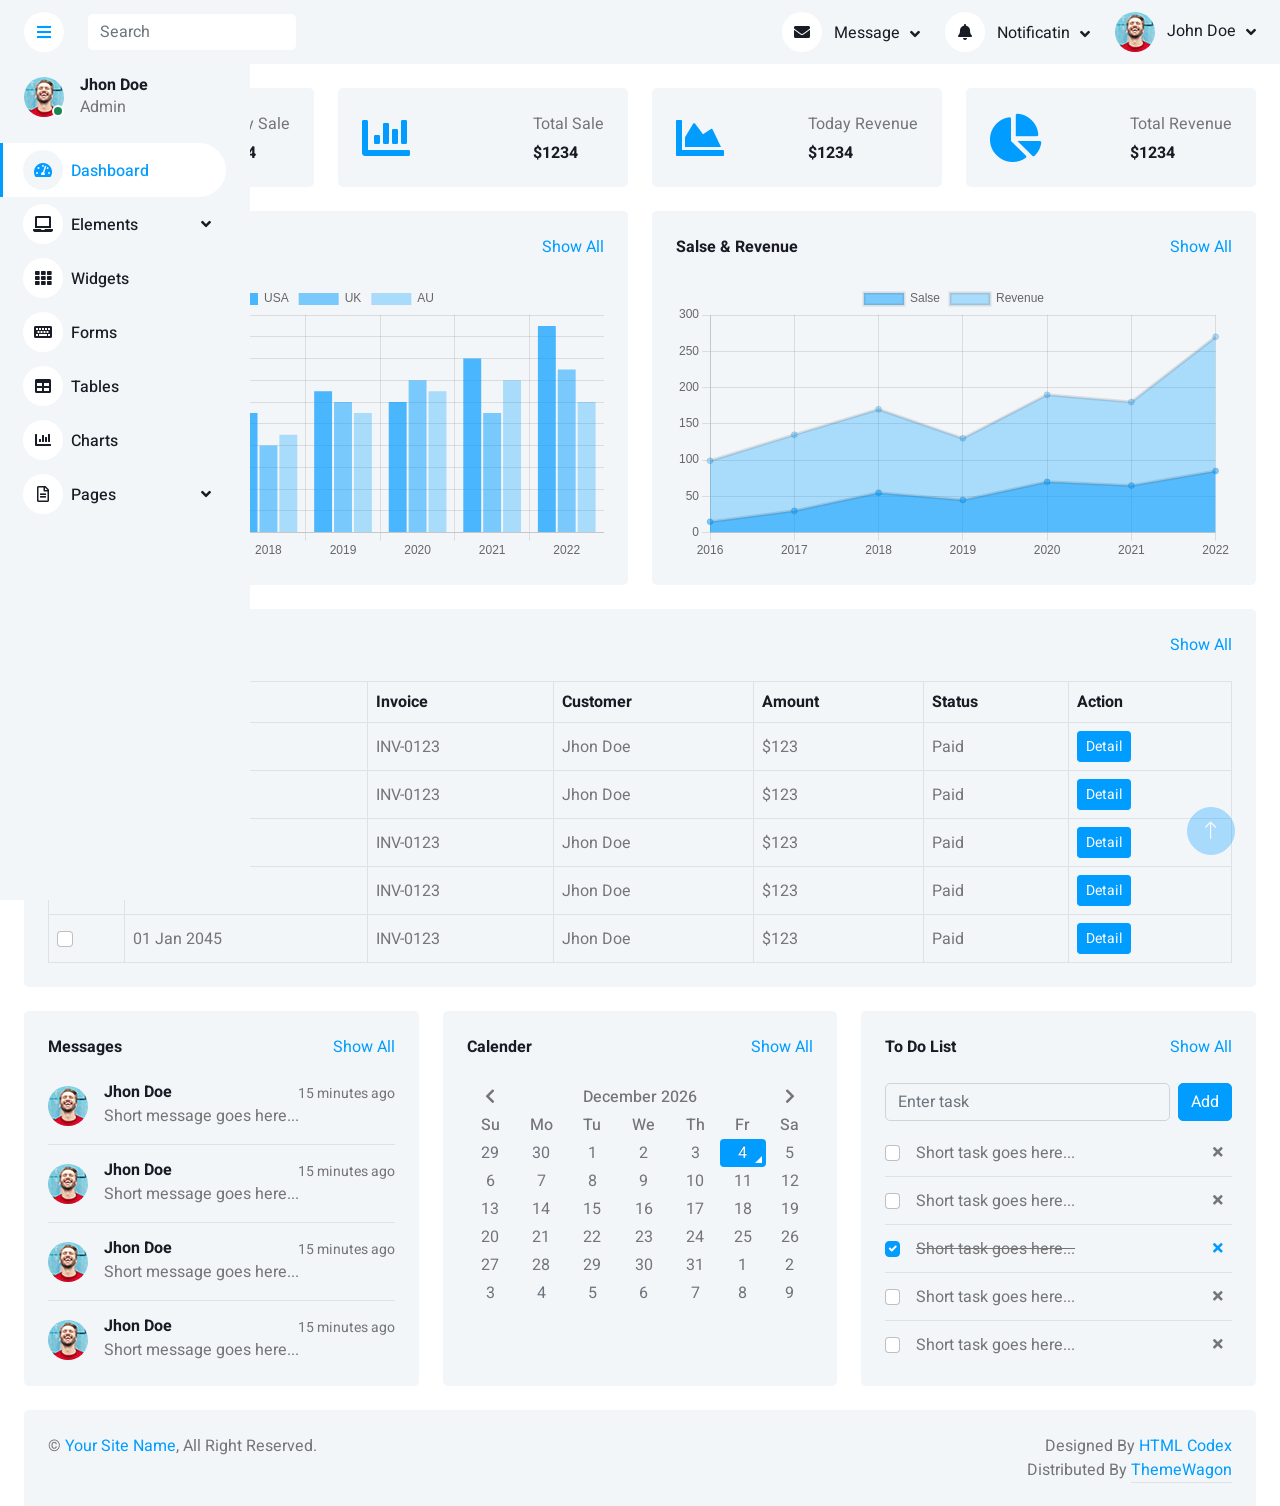
<file: RealEstateUI/wwwroot/dashmin-1.0.0/index.html>
<!DOCTYPE html>
<html lang="en">

<head>
    <meta charset="utf-8">
    <title>DASHMIN - Bootstrap Admin Template</title>
    <meta content="width=device-width, initial-scale=1.0" name="viewport">
    <meta content="" name="keywords">
    <meta content="" name="description">

    <!-- Favicon -->
    <link href="img/favicon.ico" rel="icon">

    <!-- Google Web Fonts -->
    <link rel="preconnect" href="https://fonts.googleapis.com">
    <link rel="preconnect" href="https://fonts.gstatic.com" crossorigin>
    <link href="https://fonts.googleapis.com/css2?family=Heebo:wght@400;500;600;700&display=swap" rel="stylesheet">
    
    <!-- Icon Font Stylesheet -->
    <link href="https://cdnjs.cloudflare.com/ajax/libs/font-awesome/5.10.0/css/all.min.css" rel="stylesheet">
    <link href="https://cdn.jsdelivr.net/npm/bootstrap-icons@1.4.1/font/bootstrap-icons.css" rel="stylesheet">

    <!-- Libraries Stylesheet -->
    <link href="lib/owlcarousel/assets/owl.carousel.min.css" rel="stylesheet">
    <link href="lib/tempusdominus/css/tempusdominus-bootstrap-4.min.css" rel="stylesheet" />

    <!-- Customized Bootstrap Stylesheet -->
    <link href="css/bootstrap.min.css" rel="stylesheet">

    <!-- Template Stylesheet -->
    <link href="css/style.css" rel="stylesheet">
</head>

<body>
    <div class="container-xxl position-relative bg-white d-flex p-0">
        <!-- Spinner Start -->
        <div id="spinner" class="show bg-white position-fixed translate-middle w-100 vh-100 top-50 start-50 d-flex align-items-center justify-content-center">
            <div class="spinner-border text-primary" style="width: 3rem; height: 3rem;" role="status">
                <span class="sr-only">Loading...</span>
            </div>
        </div>
        <!-- Spinner End -->


        <!-- Sidebar Start -->
        <div class="sidebar pe-4 pb-3">
            <nav class="navbar bg-light navbar-light">
                <a href="index.html" class="navbar-brand mx-4 mb-3">
                    <h3 class="text-primary"><i class="fa fa-hashtag me-2"></i>DASHMIN</h3>
                </a>
                <div class="d-flex align-items-center ms-4 mb-4">
                    <div class="position-relative">
                        <img class="rounded-circle" src="img/user.jpg" alt="" style="width: 40px; height: 40px;">
                        <div class="bg-success rounded-circle border border-2 border-white position-absolute end-0 bottom-0 p-1"></div>
                    </div>
                    <div class="ms-3">
                        <h6 class="mb-0">Jhon Doe</h6>
                        <span>Admin</span>
                    </div>
                </div>
                <div class="navbar-nav w-100">
                    <a href="index.html" class="nav-item nav-link active"><i class="fa fa-tachometer-alt me-2"></i>Dashboard</a>
                    <div class="nav-item dropdown">
                        <a href="#" class="nav-link dropdown-toggle" data-bs-toggle="dropdown"><i class="fa fa-laptop me-2"></i>Elements</a>
                        <div class="dropdown-menu bg-transparent border-0">
                            <a href="button.html" class="dropdown-item">Buttons</a>
                            <a href="typography.html" class="dropdown-item">Typography</a>
                            <a href="element.html" class="dropdown-item">Other Elements</a>
                        </div>
                    </div>
                    <a href="widget.html" class="nav-item nav-link"><i class="fa fa-th me-2"></i>Widgets</a>
                    <a href="form.html" class="nav-item nav-link"><i class="fa fa-keyboard me-2"></i>Forms</a>
                    <a href="table.html" class="nav-item nav-link"><i class="fa fa-table me-2"></i>Tables</a>
                    <a href="chart.html" class="nav-item nav-link"><i class="fa fa-chart-bar me-2"></i>Charts</a>
                    <div class="nav-item dropdown">
                        <a href="#" class="nav-link dropdown-toggle" data-bs-toggle="dropdown"><i class="far fa-file-alt me-2"></i>Pages</a>
                        <div class="dropdown-menu bg-transparent border-0">
                            <a href="signin.html" class="dropdown-item">Sign In</a>
                            <a href="signup.html" class="dropdown-item">Sign Up</a>
                            <a href="404.html" class="dropdown-item">404 Error</a>
                            <a href="blank.html" class="dropdown-item">Blank Page</a>
                        </div>
                    </div>
                </div>
            </nav>
        </div>
        <!-- Sidebar End -->


        <!-- Content Start -->
        <div class="content">
            <!-- Navbar Start -->
            <nav class="navbar navbar-expand bg-light navbar-light sticky-top px-4 py-0">
                <a href="index.html" class="navbar-brand d-flex d-lg-none me-4">
                    <h2 class="text-primary mb-0"><i class="fa fa-hashtag"></i></h2>
                </a>
                <a href="#" class="sidebar-toggler flex-shrink-0">
                    <i class="fa fa-bars"></i>
                </a>
                <form class="d-none d-md-flex ms-4">
                    <input class="form-control border-0" type="search" placeholder="Search">
                </form>
                <div class="navbar-nav align-items-center ms-auto">
                    <div class="nav-item dropdown">
                        <a href="#" class="nav-link dropdown-toggle" data-bs-toggle="dropdown">
                            <i class="fa fa-envelope me-lg-2"></i>
                            <span class="d-none d-lg-inline-flex">Message</span>
                        </a>
                        <div class="dropdown-menu dropdown-menu-end bg-light border-0 rounded-0 rounded-bottom m-0">
                            <a href="#" class="dropdown-item">
                                <div class="d-flex align-items-center">
                                    <img class="rounded-circle" src="img/user.jpg" alt="" style="width: 40px; height: 40px;">
                                    <div class="ms-2">
                                        <h6 class="fw-normal mb-0">Jhon send you a message</h6>
                                        <small>15 minutes ago</small>
                                    </div>
                                </div>
                            </a>
                            <hr class="dropdown-divider">
                            <a href="#" class="dropdown-item">
                                <div class="d-flex align-items-center">
                                    <img class="rounded-circle" src="img/user.jpg" alt="" style="width: 40px; height: 40px;">
                                    <div class="ms-2">
                                        <h6 class="fw-normal mb-0">Jhon send you a message</h6>
                                        <small>15 minutes ago</small>
                                    </div>
                                </div>
                            </a>
                            <hr class="dropdown-divider">
                            <a href="#" class="dropdown-item">
                                <div class="d-flex align-items-center">
                                    <img class="rounded-circle" src="img/user.jpg" alt="" style="width: 40px; height: 40px;">
                                    <div class="ms-2">
                                        <h6 class="fw-normal mb-0">Jhon send you a message</h6>
                                        <small>15 minutes ago</small>
                                    </div>
                                </div>
                            </a>
                            <hr class="dropdown-divider">
                            <a href="#" class="dropdown-item text-center">See all message</a>
                        </div>
                    </div>
                    <div class="nav-item dropdown">
                        <a href="#" class="nav-link dropdown-toggle" data-bs-toggle="dropdown">
                            <i class="fa fa-bell me-lg-2"></i>
                            <span class="d-none d-lg-inline-flex">Notificatin</span>
                        </a>
                        <div class="dropdown-menu dropdown-menu-end bg-light border-0 rounded-0 rounded-bottom m-0">
                            <a href="#" class="dropdown-item">
                                <h6 class="fw-normal mb-0">Profile updated</h6>
                                <small>15 minutes ago</small>
                            </a>
                            <hr class="dropdown-divider">
                            <a href="#" class="dropdown-item">
                                <h6 class="fw-normal mb-0">New user added</h6>
                                <small>15 minutes ago</small>
                            </a>
                            <hr class="dropdown-divider">
                            <a href="#" class="dropdown-item">
                                <h6 class="fw-normal mb-0">Password changed</h6>
                                <small>15 minutes ago</small>
                            </a>
                            <hr class="dropdown-divider">
                            <a href="#" class="dropdown-item text-center">See all notifications</a>
                        </div>
                    </div>
                    <div class="nav-item dropdown">
                        <a href="#" class="nav-link dropdown-toggle" data-bs-toggle="dropdown">
                            <img class="rounded-circle me-lg-2" src="img/user.jpg" alt="" style="width: 40px; height: 40px;">
                            <span class="d-none d-lg-inline-flex">John Doe</span>
                        </a>
                        <div class="dropdown-menu dropdown-menu-end bg-light border-0 rounded-0 rounded-bottom m-0">
                            <a href="#" class="dropdown-item">My Profile</a>
                            <a href="#" class="dropdown-item">Settings</a>
                            <a href="#" class="dropdown-item">Log Out</a>
                        </div>
                    </div>
                </div>
            </nav>
            <!-- Navbar End -->


            <!-- Sale & Revenue Start -->
            <div class="container-fluid pt-4 px-4">
                <div class="row g-4">
                    <div class="col-sm-6 col-xl-3">
                        <div class="bg-light rounded d-flex align-items-center justify-content-between p-4">
                            <i class="fa fa-chart-line fa-3x text-primary"></i>
                            <div class="ms-3">
                                <p class="mb-2">Today Sale</p>
                                <h6 class="mb-0">$1234</h6>
                            </div>
                        </div>
                    </div>
                    <div class="col-sm-6 col-xl-3">
                        <div class="bg-light rounded d-flex align-items-center justify-content-between p-4">
                            <i class="fa fa-chart-bar fa-3x text-primary"></i>
                            <div class="ms-3">
                                <p class="mb-2">Total Sale</p>
                                <h6 class="mb-0">$1234</h6>
                            </div>
                        </div>
                    </div>
                    <div class="col-sm-6 col-xl-3">
                        <div class="bg-light rounded d-flex align-items-center justify-content-between p-4">
                            <i class="fa fa-chart-area fa-3x text-primary"></i>
                            <div class="ms-3">
                                <p class="mb-2">Today Revenue</p>
                                <h6 class="mb-0">$1234</h6>
                            </div>
                        </div>
                    </div>
                    <div class="col-sm-6 col-xl-3">
                        <div class="bg-light rounded d-flex align-items-center justify-content-between p-4">
                            <i class="fa fa-chart-pie fa-3x text-primary"></i>
                            <div class="ms-3">
                                <p class="mb-2">Total Revenue</p>
                                <h6 class="mb-0">$1234</h6>
                            </div>
                        </div>
                    </div>
                </div>
            </div>
            <!-- Sale & Revenue End -->


            <!-- Sales Chart Start -->
            <div class="container-fluid pt-4 px-4">
                <div class="row g-4">
                    <div class="col-sm-12 col-xl-6">
                        <div class="bg-light text-center rounded p-4">
                            <div class="d-flex align-items-center justify-content-between mb-4">
                                <h6 class="mb-0">Worldwide Sales</h6>
                                <a href="">Show All</a>
                            </div>
                            <canvas id="worldwide-sales"></canvas>
                        </div>
                    </div>
                    <div class="col-sm-12 col-xl-6">
                        <div class="bg-light text-center rounded p-4">
                            <div class="d-flex align-items-center justify-content-between mb-4">
                                <h6 class="mb-0">Salse & Revenue</h6>
                                <a href="">Show All</a>
                            </div>
                            <canvas id="salse-revenue"></canvas>
                        </div>
                    </div>
                </div>
            </div>
            <!-- Sales Chart End -->


            <!-- Recent Sales Start -->
            <div class="container-fluid pt-4 px-4">
                <div class="bg-light text-center rounded p-4">
                    <div class="d-flex align-items-center justify-content-between mb-4">
                        <h6 class="mb-0">Recent Salse</h6>
                        <a href="">Show All</a>
                    </div>
                    <div class="table-responsive">
                        <table class="table text-start align-middle table-bordered table-hover mb-0">
                            <thead>
                                <tr class="text-dark">
                                    <th scope="col"><input class="form-check-input" type="checkbox"></th>
                                    <th scope="col">Date</th>
                                    <th scope="col">Invoice</th>
                                    <th scope="col">Customer</th>
                                    <th scope="col">Amount</th>
                                    <th scope="col">Status</th>
                                    <th scope="col">Action</th>
                                </tr>
                            </thead>
                            <tbody>
                                <tr>
                                    <td><input class="form-check-input" type="checkbox"></td>
                                    <td>01 Jan 2045</td>
                                    <td>INV-0123</td>
                                    <td>Jhon Doe</td>
                                    <td>$123</td>
                                    <td>Paid</td>
                                    <td><a class="btn btn-sm btn-primary" href="">Detail</a></td>
                                </tr>
                                <tr>
                                    <td><input class="form-check-input" type="checkbox"></td>
                                    <td>01 Jan 2045</td>
                                    <td>INV-0123</td>
                                    <td>Jhon Doe</td>
                                    <td>$123</td>
                                    <td>Paid</td>
                                    <td><a class="btn btn-sm btn-primary" href="">Detail</a></td>
                                </tr>
                                <tr>
                                    <td><input class="form-check-input" type="checkbox"></td>
                                    <td>01 Jan 2045</td>
                                    <td>INV-0123</td>
                                    <td>Jhon Doe</td>
                                    <td>$123</td>
                                    <td>Paid</td>
                                    <td><a class="btn btn-sm btn-primary" href="">Detail</a></td>
                                </tr>
                                <tr>
                                    <td><input class="form-check-input" type="checkbox"></td>
                                    <td>01 Jan 2045</td>
                                    <td>INV-0123</td>
                                    <td>Jhon Doe</td>
                                    <td>$123</td>
                                    <td>Paid</td>
                                    <td><a class="btn btn-sm btn-primary" href="">Detail</a></td>
                                </tr>
                                <tr>
                                    <td><input class="form-check-input" type="checkbox"></td>
                                    <td>01 Jan 2045</td>
                                    <td>INV-0123</td>
                                    <td>Jhon Doe</td>
                                    <td>$123</td>
                                    <td>Paid</td>
                                    <td><a class="btn btn-sm btn-primary" href="">Detail</a></td>
                                </tr>
                            </tbody>
                        </table>
                    </div>
                </div>
            </div>
            <!-- Recent Sales End -->


            <!-- Widgets Start -->
            <div class="container-fluid pt-4 px-4">
                <div class="row g-4">
                    <div class="col-sm-12 col-md-6 col-xl-4">
                        <div class="h-100 bg-light rounded p-4">
                            <div class="d-flex align-items-center justify-content-between mb-2">
                                <h6 class="mb-0">Messages</h6>
                                <a href="">Show All</a>
                            </div>
                            <div class="d-flex align-items-center border-bottom py-3">
                                <img class="rounded-circle flex-shrink-0" src="img/user.jpg" alt="" style="width: 40px; height: 40px;">
                                <div class="w-100 ms-3">
                                    <div class="d-flex w-100 justify-content-between">
                                        <h6 class="mb-0">Jhon Doe</h6>
                                        <small>15 minutes ago</small>
                                    </div>
                                    <span>Short message goes here...</span>
                                </div>
                            </div>
                            <div class="d-flex align-items-center border-bottom py-3">
                                <img class="rounded-circle flex-shrink-0" src="img/user.jpg" alt="" style="width: 40px; height: 40px;">
                                <div class="w-100 ms-3">
                                    <div class="d-flex w-100 justify-content-between">
                                        <h6 class="mb-0">Jhon Doe</h6>
                                        <small>15 minutes ago</small>
                                    </div>
                                    <span>Short message goes here...</span>
                                </div>
                            </div>
                            <div class="d-flex align-items-center border-bottom py-3">
                                <img class="rounded-circle flex-shrink-0" src="img/user.jpg" alt="" style="width: 40px; height: 40px;">
                                <div class="w-100 ms-3">
                                    <div class="d-flex w-100 justify-content-between">
                                        <h6 class="mb-0">Jhon Doe</h6>
                                        <small>15 minutes ago</small>
                                    </div>
                                    <span>Short message goes here...</span>
                                </div>
                            </div>
                            <div class="d-flex align-items-center pt-3">
                                <img class="rounded-circle flex-shrink-0" src="img/user.jpg" alt="" style="width: 40px; height: 40px;">
                                <div class="w-100 ms-3">
                                    <div class="d-flex w-100 justify-content-between">
                                        <h6 class="mb-0">Jhon Doe</h6>
                                        <small>15 minutes ago</small>
                                    </div>
                                    <span>Short message goes here...</span>
                                </div>
                            </div>
                        </div>
                    </div>
                    <div class="col-sm-12 col-md-6 col-xl-4">
                        <div class="h-100 bg-light rounded p-4">
                            <div class="d-flex align-items-center justify-content-between mb-4">
                                <h6 class="mb-0">Calender</h6>
                                <a href="">Show All</a>
                            </div>
                            <div id="calender"></div>
                        </div>
                    </div>
                    <div class="col-sm-12 col-md-6 col-xl-4">
                        <div class="h-100 bg-light rounded p-4">
                            <div class="d-flex align-items-center justify-content-between mb-4">
                                <h6 class="mb-0">To Do List</h6>
                                <a href="">Show All</a>
                            </div>
                            <div class="d-flex mb-2">
                                <input class="form-control bg-transparent" type="text" placeholder="Enter task">
                                <button type="button" class="btn btn-primary ms-2">Add</button>
                            </div>
                            <div class="d-flex align-items-center border-bottom py-2">
                                <input class="form-check-input m-0" type="checkbox">
                                <div class="w-100 ms-3">
                                    <div class="d-flex w-100 align-items-center justify-content-between">
                                        <span>Short task goes here...</span>
                                        <button class="btn btn-sm"><i class="fa fa-times"></i></button>
                                    </div>
                                </div>
                            </div>
                            <div class="d-flex align-items-center border-bottom py-2">
                                <input class="form-check-input m-0" type="checkbox">
                                <div class="w-100 ms-3">
                                    <div class="d-flex w-100 align-items-center justify-content-between">
                                        <span>Short task goes here...</span>
                                        <button class="btn btn-sm"><i class="fa fa-times"></i></button>
                                    </div>
                                </div>
                            </div>
                            <div class="d-flex align-items-center border-bottom py-2">
                                <input class="form-check-input m-0" type="checkbox" checked>
                                <div class="w-100 ms-3">
                                    <div class="d-flex w-100 align-items-center justify-content-between">
                                        <span><del>Short task goes here...</del></span>
                                        <button class="btn btn-sm text-primary"><i class="fa fa-times"></i></button>
                                    </div>
                                </div>
                            </div>
                            <div class="d-flex align-items-center border-bottom py-2">
                                <input class="form-check-input m-0" type="checkbox">
                                <div class="w-100 ms-3">
                                    <div class="d-flex w-100 align-items-center justify-content-between">
                                        <span>Short task goes here...</span>
                                        <button class="btn btn-sm"><i class="fa fa-times"></i></button>
                                    </div>
                                </div>
                            </div>
                            <div class="d-flex align-items-center pt-2">
                                <input class="form-check-input m-0" type="checkbox">
                                <div class="w-100 ms-3">
                                    <div class="d-flex w-100 align-items-center justify-content-between">
                                        <span>Short task goes here...</span>
                                        <button class="btn btn-sm"><i class="fa fa-times"></i></button>
                                    </div>
                                </div>
                            </div>
                        </div>
                    </div>
                </div>
            </div>
            <!-- Widgets End -->


            <!-- Footer Start -->
            <div class="container-fluid pt-4 px-4">
                <div class="bg-light rounded-top p-4">
                    <div class="row">
                        <div class="col-12 col-sm-6 text-center text-sm-start">
                            &copy; <a href="#">Your Site Name</a>, All Right Reserved. 
                        </div>
                        <div class="col-12 col-sm-6 text-center text-sm-end">
                            <!--/*** This template is free as long as you keep the footer author’s credit link/attribution link/backlink. If you'd like to use the template without the footer author’s credit link/attribution link/backlink, you can purchase the Credit Removal License from "https://htmlcodex.com/credit-removal". Thank you for your support. ***/-->
                            Designed By <a href="https://htmlcodex.com">HTML Codex</a>
                        </br>
                        Distributed By <a class="border-bottom" href="https://themewagon.com" target="_blank">ThemeWagon</a>
                        </div>
                    </div>
                </div>
            </div>
            <!-- Footer End -->
        </div>
        <!-- Content End -->


        <!-- Back to Top -->
        <a href="#" class="btn btn-lg btn-primary btn-lg-square back-to-top"><i class="bi bi-arrow-up"></i></a>
    </div>

    <!-- JavaScript Libraries -->
    <script src="https://code.jquery.com/jquery-3.4.1.min.js"></script>
    <script src="https://cdn.jsdelivr.net/npm/bootstrap@5.0.0/dist/js/bootstrap.bundle.min.js"></script>
    <script src="lib/chart/chart.min.js"></script>
    <script src="lib/easing/easing.min.js"></script>
    <script src="lib/waypoints/waypoints.min.js"></script>
    <script src="lib/owlcarousel/owl.carousel.min.js"></script>
    <script src="lib/tempusdominus/js/moment.min.js"></script>
    <script src="lib/tempusdominus/js/moment-timezone.min.js"></script>
    <script src="lib/tempusdominus/js/tempusdominus-bootstrap-4.min.js"></script>

    <!-- Template Javascript -->
    <script src="js/main.js"></script>
</body>

</html>
</file>
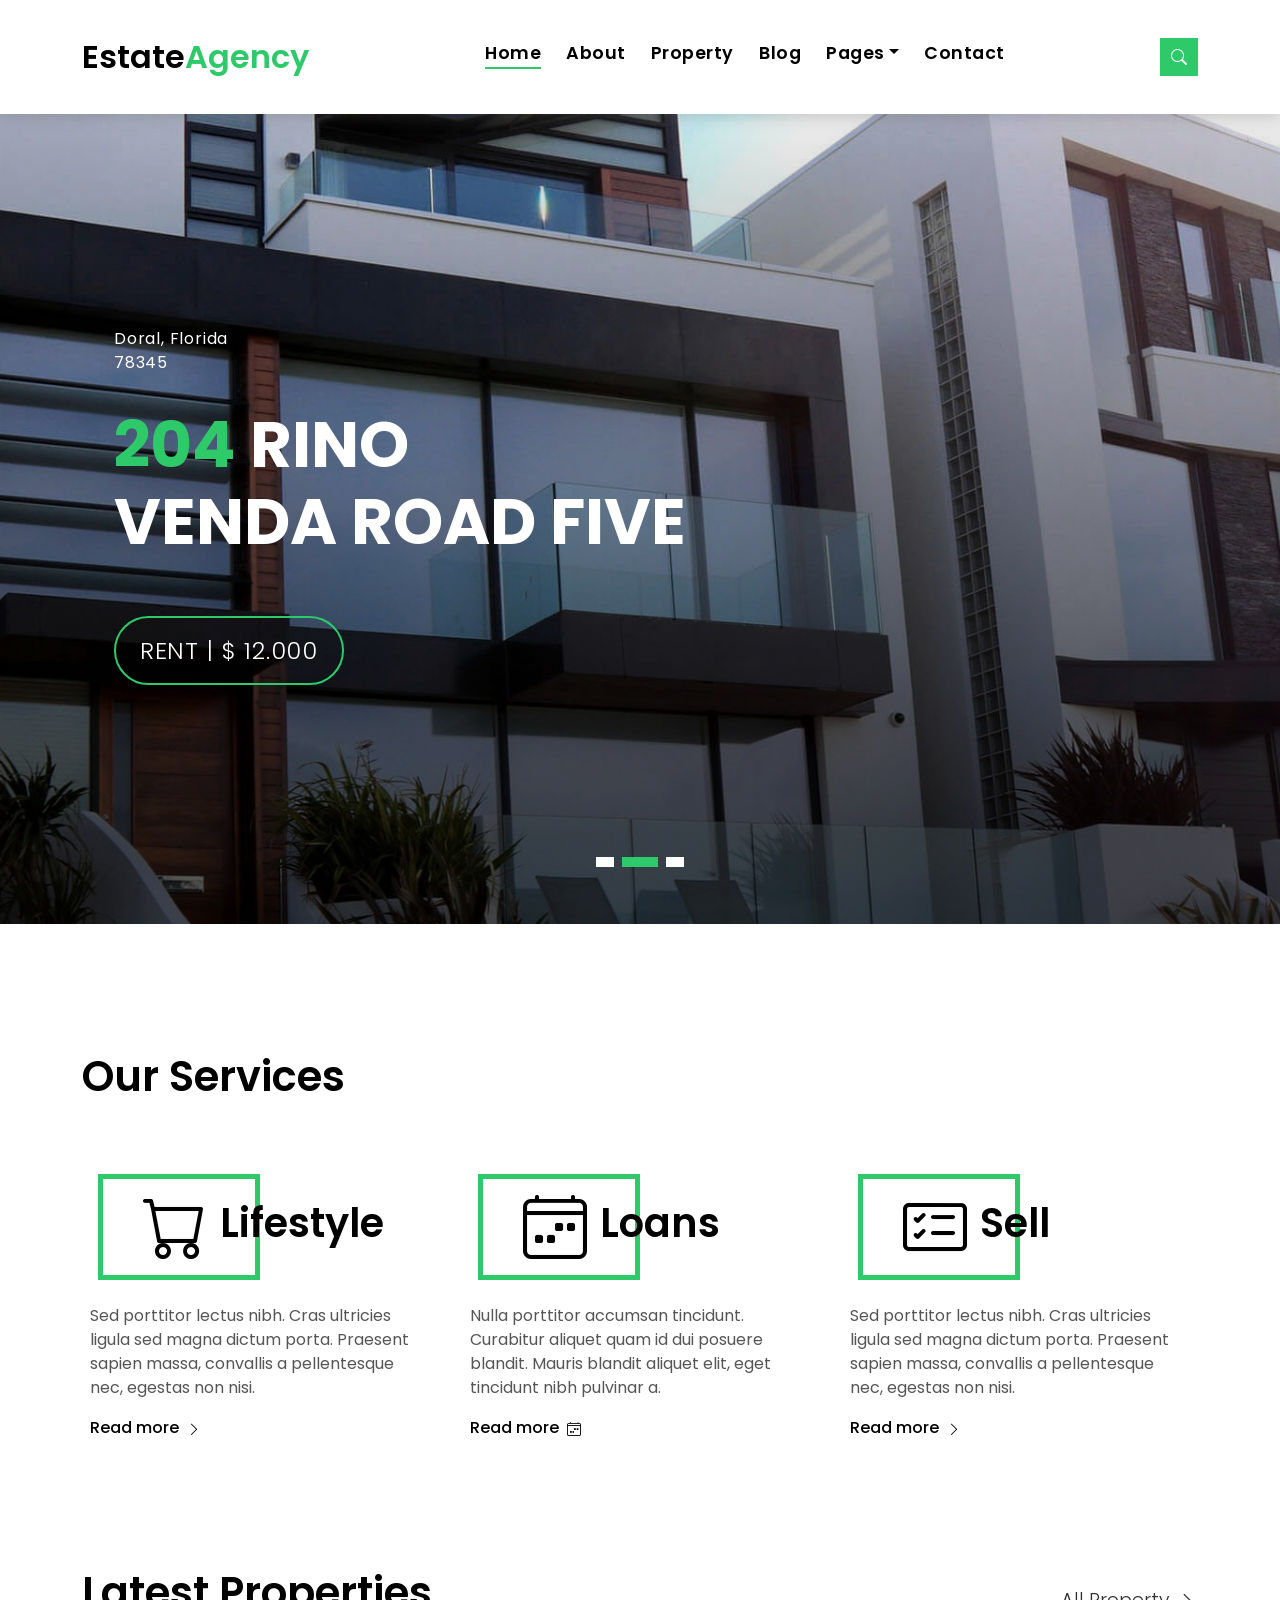
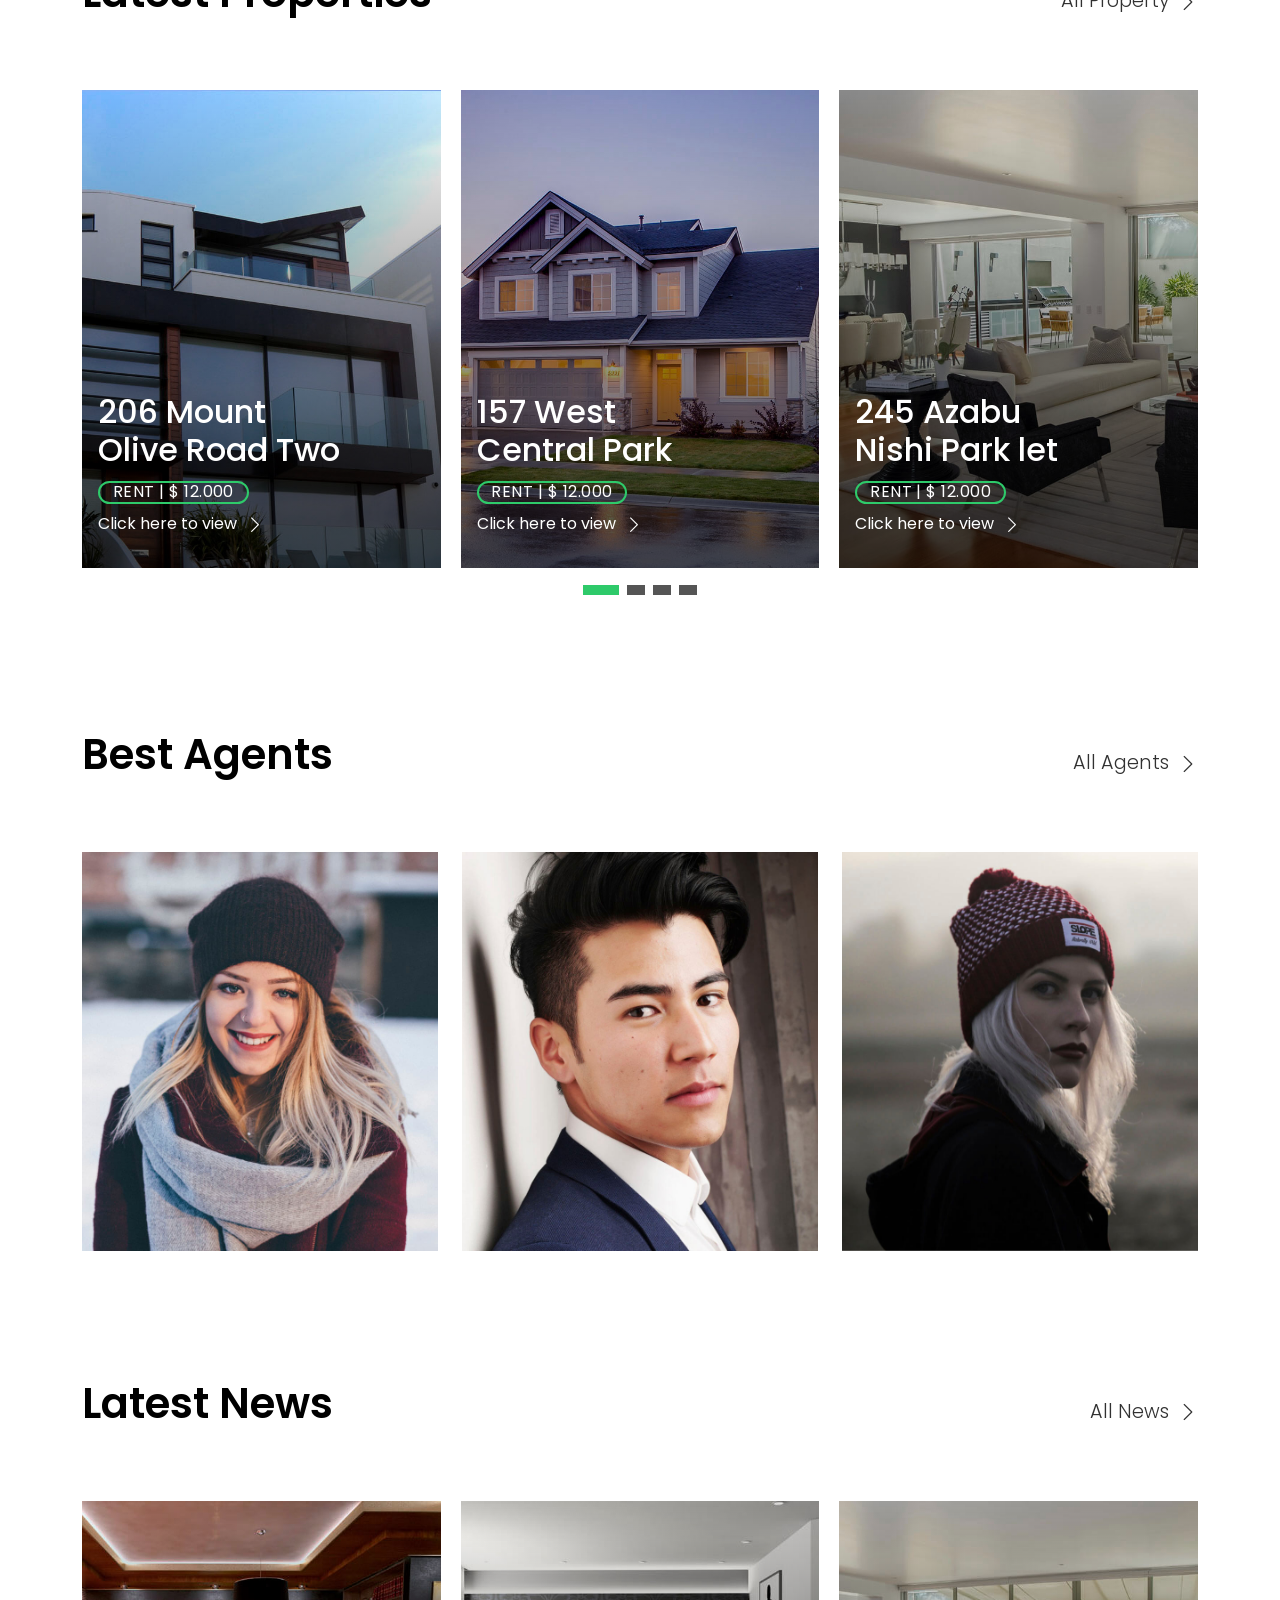
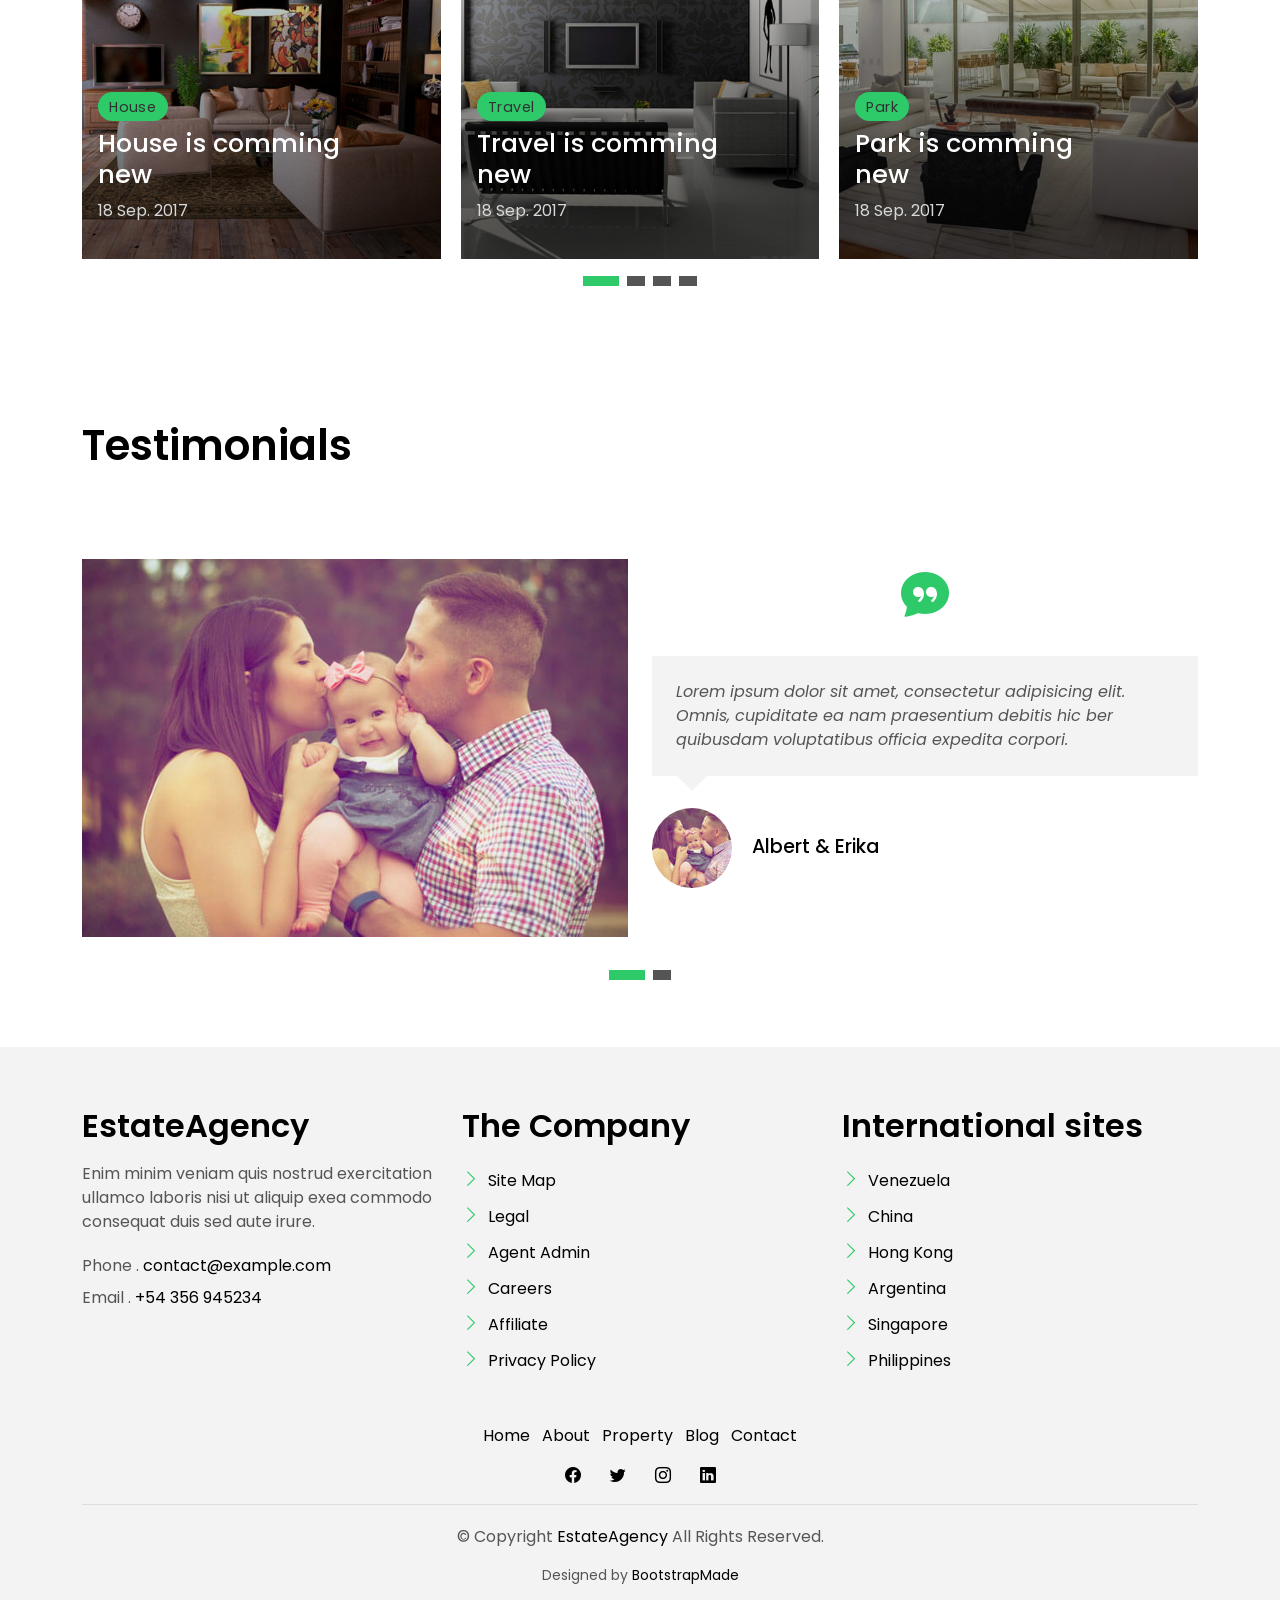
<file: RealEstateUI/wwwroot/EstateAgency/index.html>
<!DOCTYPE html>
<html lang="en">

<head>
  <meta charset="utf-8">
  <meta content="width=device-width, initial-scale=1.0" name="viewport">

  <title>EstateAgency Bootstrap Template - Index</title>
  <meta content="" name="description">
  <meta content="" name="keywords">

  <!-- Favicons -->
  <link href="assets/img/favicon.png" rel="icon">
  <link href="assets/img/apple-touch-icon.png" rel="apple-touch-icon">

  <!-- Google Fonts -->
  <link href="https://fonts.googleapis.com/css?family=Poppins:300,400,500,600,700" rel="stylesheet">

  <!-- Vendor CSS Files -->
  <link href="assets/vendor/animate.css/animate.min.css" rel="stylesheet">
  <link href="assets/vendor/bootstrap/css/bootstrap.min.css" rel="stylesheet">
  <link href="assets/vendor/bootstrap-icons/bootstrap-icons.css" rel="stylesheet">
  <link href="assets/vendor/swiper/swiper-bundle.min.css" rel="stylesheet">

  <!-- Template Main CSS File -->
  <link href="assets/css/style.css" rel="stylesheet">

  <!-- =======================================================
  * Template Name: EstateAgency
  * Updated: Jan 09 2024 with Bootstrap v5.3.2
  * Template URL: https://bootstrapmade.com/real-estate-agency-bootstrap-template/
  * Author: BootstrapMade.com
  * License: https://bootstrapmade.com/license/
  ======================================================== -->
</head>

<body>

  <!-- ======= Property Search Section ======= -->
  <div class="click-closed"></div>
  <!--/ Form Search Star /-->
  <div class="box-collapse">
    <div class="title-box-d">
      <h3 class="title-d">Search Property</h3>
    </div>
    <span class="close-box-collapse right-boxed bi bi-x"></span>
    <div class="box-collapse-wrap form">
      <form class="form-a">
        <div class="row">
          <div class="col-md-12 mb-2">
            <div class="form-group">
              <label class="pb-2" for="Type">Keyword</label>
              <input type="text" class="form-control form-control-lg form-control-a" placeholder="Keyword">
            </div>
          </div>
          <div class="col-md-6 mb-2">
            <div class="form-group mt-3">
              <label class="pb-2" for="Type">Type</label>
              <select class="form-control form-select form-control-a" id="Type">
                <option>All Type</option>
                <option>For Rent</option>
                <option>For Sale</option>
                <option>Open House</option>
              </select>
            </div>
          </div>
          <div class="col-md-6 mb-2">
            <div class="form-group mt-3">
              <label class="pb-2" for="city">City</label>
              <select class="form-control form-select form-control-a" id="city">
                <option>All City</option>
                <option>Alabama</option>
                <option>Arizona</option>
                <option>California</option>
                <option>Colorado</option>
              </select>
            </div>
          </div>
          <div class="col-md-6 mb-2">
            <div class="form-group mt-3">
              <label class="pb-2" for="bedrooms">Bedrooms</label>
              <select class="form-control form-select form-control-a" id="bedrooms">
                <option>Any</option>
                <option>01</option>
                <option>02</option>
                <option>03</option>
              </select>
            </div>
          </div>
          <div class="col-md-6 mb-2">
            <div class="form-group mt-3">
              <label class="pb-2" for="garages">Garages</label>
              <select class="form-control form-select form-control-a" id="garages">
                <option>Any</option>
                <option>01</option>
                <option>02</option>
                <option>03</option>
                <option>04</option>
              </select>
            </div>
          </div>
          <div class="col-md-6 mb-2">
            <div class="form-group mt-3">
              <label class="pb-2" for="bathrooms">Bathrooms</label>
              <select class="form-control form-select form-control-a" id="bathrooms">
                <option>Any</option>
                <option>01</option>
                <option>02</option>
                <option>03</option>
              </select>
            </div>
          </div>
          <div class="col-md-6 mb-2">
            <div class="form-group mt-3">
              <label class="pb-2" for="price">Min Price</label>
              <select class="form-control form-select form-control-a" id="price">
                <option>Unlimite</option>
                <option>$50,000</option>
                <option>$100,000</option>
                <option>$150,000</option>
                <option>$200,000</option>
              </select>
            </div>
          </div>
          <div class="col-md-12">
            <button type="submit" class="btn btn-b">Search Property</button>
          </div>
        </div>
      </form>
    </div>
  </div><!-- End Property Search Section -->>

  <!-- ======= Header/Navbar ======= -->
  <nav class="navbar navbar-default navbar-trans navbar-expand-lg fixed-top">
    <div class="container">
      <button class="navbar-toggler collapsed" type="button" data-bs-toggle="collapse" data-bs-target="#navbarDefault" aria-controls="navbarDefault" aria-expanded="false" aria-label="Toggle navigation">
        <span></span>
        <span></span>
        <span></span>
      </button>
      <a class="navbar-brand text-brand" href="index.html">Estate<span class="color-b">Agency</span></a>

      <div class="navbar-collapse collapse justify-content-center" id="navbarDefault">
        <ul class="navbar-nav">

          <li class="nav-item">
            <a class="nav-link active" href="index.html">Home</a>
          </li>

          <li class="nav-item">
            <a class="nav-link " href="about.html">About</a>
          </li>

          <li class="nav-item">
            <a class="nav-link " href="property-grid.html">Property</a>
          </li>

          <li class="nav-item">
            <a class="nav-link " href="blog-grid.html">Blog</a>
          </li>

          <li class="nav-item dropdown">
            <a class="nav-link dropdown-toggle" href="#" id="navbarDropdown" role="button" data-bs-toggle="dropdown" aria-haspopup="true" aria-expanded="false">Pages</a>
            <div class="dropdown-menu">
              <a class="dropdown-item " href="property-single.html">Property Single</a>
              <a class="dropdown-item " href="blog-single.html">Blog Single</a>
              <a class="dropdown-item " href="agents-grid.html">Agents Grid</a>
              <a class="dropdown-item " href="agent-single.html">Agent Single</a>
            </div>
          </li>
          <li class="nav-item">
            <a class="nav-link " href="contact.html">Contact</a>
          </li>
        </ul>
      </div>

      <button type="button" class="btn btn-b-n navbar-toggle-box navbar-toggle-box-collapse" data-bs-toggle="collapse" data-bs-target="#navbarTogglerDemo01">
        <i class="bi bi-search"></i>
      </button>

    </div>
  </nav><!-- End Header/Navbar -->

  <!-- ======= Intro Section ======= -->
  <div class="intro intro-carousel swiper position-relative">

    <div class="swiper-wrapper">

      <div class="swiper-slide carousel-item-a intro-item bg-image" style="background-image: url(assets/img/slide-1.jpg)">
        <div class="overlay overlay-a"></div>
        <div class="intro-content display-table">
          <div class="table-cell">
            <div class="container">
              <div class="row">
                <div class="col-lg-8">
                  <div class="intro-body">
                    <p class="intro-title-top">Doral, Florida
                      <br> 78345
                    </p>
                    <h1 class="intro-title mb-4 ">
                      <span class="color-b">204 </span> Mount
                      <br> Olive Road Two
                    </h1>
                    <p class="intro-subtitle intro-price">
                      <a href="#"><span class="price-a">rent | $ 12.000</span></a>
                    </p>
                  </div>
                </div>
              </div>
            </div>
          </div>
        </div>
      </div>
      <div class="swiper-slide carousel-item-a intro-item bg-image" style="background-image: url(assets/img/slide-2.jpg)">
        <div class="overlay overlay-a"></div>
        <div class="intro-content display-table">
          <div class="table-cell">
            <div class="container">
              <div class="row">
                <div class="col-lg-8">
                  <div class="intro-body">
                    <p class="intro-title-top">Doral, Florida
                      <br> 78345
                    </p>
                    <h1 class="intro-title mb-4">
                      <span class="color-b">204 </span> Rino
                      <br> Venda Road Five
                    </h1>
                    <p class="intro-subtitle intro-price">
                      <a href="#"><span class="price-a">rent | $ 12.000</span></a>
                    </p>
                  </div>
                </div>
              </div>
            </div>
          </div>
        </div>
      </div>
      <div class="swiper-slide carousel-item-a intro-item bg-image" style="background-image: url(assets/img/slide-3.jpg)">
        <div class="overlay overlay-a"></div>
        <div class="intro-content display-table">
          <div class="table-cell">
            <div class="container">
              <div class="row">
                <div class="col-lg-8">
                  <div class="intro-body">
                    <p class="intro-title-top">Doral, Florida
                      <br> 78345
                    </p>
                    <h1 class="intro-title mb-4">
                      <span class="color-b">204 </span> Alira
                      <br> Roan Road One
                    </h1>
                    <p class="intro-subtitle intro-price">
                      <a href="#"><span class="price-a">rent | $ 12.000</span></a>
                    </p>
                  </div>
                </div>
              </div>
            </div>
          </div>
        </div>
      </div>
    </div>
    <div class="swiper-pagination"></div>
  </div><!-- End Intro Section -->

  <main id="main">

    <!-- ======= Services Section ======= -->
    <section class="section-services section-t8">
      <div class="container">
        <div class="row">
          <div class="col-md-12">
            <div class="title-wrap d-flex justify-content-between">
              <div class="title-box">
                <h2 class="title-a">Our Services</h2>
              </div>
            </div>
          </div>
        </div>
        <div class="row">
          <div class="col-md-4">
            <div class="card-box-c foo">
              <div class="card-header-c d-flex">
                <div class="card-box-ico">
                  <span class="bi bi-cart"></span>
                </div>
                <div class="card-title-c align-self-center">
                  <h2 class="title-c">Lifestyle</h2>
                </div>
              </div>
              <div class="card-body-c">
                <p class="content-c">
                  Sed porttitor lectus nibh. Cras ultricies ligula sed magna dictum porta. Praesent sapien massa,
                  convallis a pellentesque
                  nec, egestas non nisi.
                </p>
              </div>
              <div class="card-footer-c">
                <a href="#" class="link-c link-icon">Read more
                  <span class="bi bi-chevron-right"></span>
                </a>
              </div>
            </div>
          </div>
          <div class="col-md-4">
            <div class="card-box-c foo">
              <div class="card-header-c d-flex">
                <div class="card-box-ico">
                  <span class="bi bi-calendar4-week"></span>
                </div>
                <div class="card-title-c align-self-center">
                  <h2 class="title-c">Loans</h2>
                </div>
              </div>
              <div class="card-body-c">
                <p class="content-c">
                  Nulla porttitor accumsan tincidunt. Curabitur aliquet quam id dui posuere blandit. Mauris blandit
                  aliquet elit, eget tincidunt
                  nibh pulvinar a.
                </p>
              </div>
              <div class="card-footer-c">
                <a href="#" class="link-c link-icon">Read more
                  <span class="bi bi-calendar4-week"></span>
                </a>
              </div>
            </div>
          </div>
          <div class="col-md-4">
            <div class="card-box-c foo">
              <div class="card-header-c d-flex">
                <div class="card-box-ico">
                  <span class="bi bi-card-checklist"></span>
                </div>
                <div class="card-title-c align-self-center">
                  <h2 class="title-c">Sell</h2>
                </div>
              </div>
              <div class="card-body-c">
                <p class="content-c">
                  Sed porttitor lectus nibh. Cras ultricies ligula sed magna dictum porta. Praesent sapien massa,
                  convallis a pellentesque
                  nec, egestas non nisi.
                </p>
              </div>
              <div class="card-footer-c">
                <a href="#" class="link-c link-icon">Read more
                  <span class="bi bi-chevron-right"></span>
                </a>
              </div>
            </div>
          </div>
        </div>
      </div>
    </section><!-- End Services Section -->

    <!-- ======= Latest Properties Section ======= -->
    <section class="section-property section-t8">
      <div class="container">
        <div class="row">
          <div class="col-md-12">
            <div class="title-wrap d-flex justify-content-between">
              <div class="title-box">
                <h2 class="title-a">Latest Properties</h2>
              </div>
              <div class="title-link">
                <a href="property-grid.html">All Property
                  <span class="bi bi-chevron-right"></span>
                </a>
              </div>
            </div>
          </div>
        </div>

        <div id="property-carousel" class="swiper">
          <div class="swiper-wrapper">

            <div class="carousel-item-b swiper-slide">
              <div class="card-box-a card-shadow">
                <div class="img-box-a">
                  <img src="assets/img/property-6.jpg" alt="" class="img-a img-fluid">
                </div>
                <div class="card-overlay">
                  <div class="card-overlay-a-content">
                    <div class="card-header-a">
                      <h2 class="card-title-a">
                        <a href="property-single.html">206 Mount
                          <br /> Olive Road Two</a>
                      </h2>
                    </div>
                    <div class="card-body-a">
                      <div class="price-box d-flex">
                        <span class="price-a">rent | $ 12.000</span>
                      </div>
                      <a href="#" class="link-a">Click here to view
                        <span class="bi bi-chevron-right"></span>
                      </a>
                    </div>
                    <div class="card-footer-a">
                      <ul class="card-info d-flex justify-content-around">
                        <li>
                          <h4 class="card-info-title">Area</h4>
                          <span>340m
                            <sup>2</sup>
                          </span>
                        </li>
                        <li>
                          <h4 class="card-info-title">Beds</h4>
                          <span>2</span>
                        </li>
                        <li>
                          <h4 class="card-info-title">Baths</h4>
                          <span>4</span>
                        </li>
                        <li>
                          <h4 class="card-info-title">Garages</h4>
                          <span>1</span>
                        </li>
                      </ul>
                    </div>
                  </div>
                </div>
              </div>
            </div><!-- End carousel item -->

            <div class="carousel-item-b swiper-slide">
              <div class="card-box-a card-shadow">
                <div class="img-box-a">
                  <img src="assets/img/property-3.jpg" alt="" class="img-a img-fluid">
                </div>
                <div class="card-overlay">
                  <div class="card-overlay-a-content">
                    <div class="card-header-a">
                      <h2 class="card-title-a">
                        <a href="property-single.html">157 West
                          <br /> Central Park</a>
                      </h2>
                    </div>
                    <div class="card-body-a">
                      <div class="price-box d-flex">
                        <span class="price-a">rent | $ 12.000</span>
                      </div>
                      <a href="property-single.html" class="link-a">Click here to view
                        <span class="bi bi-chevron-right"></span>
                      </a>
                    </div>
                    <div class="card-footer-a">
                      <ul class="card-info d-flex justify-content-around">
                        <li>
                          <h4 class="card-info-title">Area</h4>
                          <span>340m
                            <sup>2</sup>
                          </span>
                        </li>
                        <li>
                          <h4 class="card-info-title">Beds</h4>
                          <span>2</span>
                        </li>
                        <li>
                          <h4 class="card-info-title">Baths</h4>
                          <span>4</span>
                        </li>
                        <li>
                          <h4 class="card-info-title">Garages</h4>
                          <span>1</span>
                        </li>
                      </ul>
                    </div>
                  </div>
                </div>
              </div>
            </div><!-- End carousel item -->

            <div class="carousel-item-b swiper-slide">
              <div class="card-box-a card-shadow">
                <div class="img-box-a">
                  <img src="assets/img/property-7.jpg" alt="" class="img-a img-fluid">
                </div>
                <div class="card-overlay">
                  <div class="card-overlay-a-content">
                    <div class="card-header-a">
                      <h2 class="card-title-a">
                        <a href="property-single.html">245 Azabu
                          <br /> Nishi Park let</a>
                      </h2>
                    </div>
                    <div class="card-body-a">
                      <div class="price-box d-flex">
                        <span class="price-a">rent | $ 12.000</span>
                      </div>
                      <a href="property-single.html" class="link-a">Click here to view
                        <span class="bi bi-chevron-right"></span>
                      </a>
                    </div>
                    <div class="card-footer-a">
                      <ul class="card-info d-flex justify-content-around">
                        <li>
                          <h4 class="card-info-title">Area</h4>
                          <span>340m
                            <sup>2</sup>
                          </span>
                        </li>
                        <li>
                          <h4 class="card-info-title">Beds</h4>
                          <span>2</span>
                        </li>
                        <li>
                          <h4 class="card-info-title">Baths</h4>
                          <span>4</span>
                        </li>
                        <li>
                          <h4 class="card-info-title">Garages</h4>
                          <span>1</span>
                        </li>
                      </ul>
                    </div>
                  </div>
                </div>
              </div>
            </div><!-- End carousel item -->

            <div class="carousel-item-b swiper-slide">
              <div class="card-box-a card-shadow">
                <div class="img-box-a">
                  <img src="assets/img/property-10.jpg" alt="" class="img-a img-fluid">
                </div>
                <div class="card-overlay">
                  <div class="card-overlay-a-content">
                    <div class="card-header-a">
                      <h2 class="card-title-a">
                        <a href="property-single.html">204 Montal
                          <br /> South Bela Two</a>
                      </h2>
                    </div>
                    <div class="card-body-a">
                      <div class="price-box d-flex">
                        <span class="price-a">rent | $ 12.000</span>
                      </div>
                      <a href="property-single.html" class="link-a">Click here to view
                        <span class="bi bi-chevron-right"></span>
                      </a>
                    </div>
                    <div class="card-footer-a">
                      <ul class="card-info d-flex justify-content-around">
                        <li>
                          <h4 class="card-info-title">Area</h4>
                          <span>340m
                            <sup>2</sup>
                          </span>
                        </li>
                        <li>
                          <h4 class="card-info-title">Beds</h4>
                          <span>2</span>
                        </li>
                        <li>
                          <h4 class="card-info-title">Baths</h4>
                          <span>4</span>
                        </li>
                        <li>
                          <h4 class="card-info-title">Garages</h4>
                          <span>1</span>
                        </li>
                      </ul>
                    </div>
                  </div>
                </div>
              </div>
            </div><!-- End carousel item -->
          </div>
        </div>
        <div class="propery-carousel-pagination carousel-pagination"></div>

      </div>
    </section><!-- End Latest Properties Section -->

    <!-- ======= Agents Section ======= -->
    <section class="section-agents section-t8">
      <div class="container">
        <div class="row">
          <div class="col-md-12">
            <div class="title-wrap d-flex justify-content-between">
              <div class="title-box">
                <h2 class="title-a">Best Agents</h2>
              </div>
              <div class="title-link">
                <a href="agents-grid.html">All Agents
                  <span class="bi bi-chevron-right"></span>
                </a>
              </div>
            </div>
          </div>
        </div>
        <div class="row">
          <div class="col-md-4">
            <div class="card-box-d">
              <div class="card-img-d">
                <img src="assets/img/agent-4.jpg" alt="" class="img-d img-fluid">
              </div>
              <div class="card-overlay card-overlay-hover">
                <div class="card-header-d">
                  <div class="card-title-d align-self-center">
                    <h3 class="title-d">
                      <a href="agent-single.html" class="link-two">Margaret Sotillo
                        <br> Escala</a>
                    </h3>
                  </div>
                </div>
                <div class="card-body-d">
                  <p class="content-d color-text-a">
                    Sed porttitor lectus nibh, Cras ultricies ligula sed magna dictum porta two.
                  </p>
                  <div class="info-agents color-a">
                    <p>
                      <strong>Phone: </strong> +54 356 945234
                    </p>
                    <p>
                      <strong>Email: </strong> agents@example.com
                    </p>
                  </div>
                </div>
                <div class="card-footer-d">
                  <div class="socials-footer d-flex justify-content-center">
                    <ul class="list-inline">
                      <li class="list-inline-item">
                        <a href="#" class="link-one">
                          <i class="bi bi-facebook" aria-hidden="true"></i>
                        </a>
                      </li>
                      <li class="list-inline-item">
                        <a href="#" class="link-one">
                          <i class="bi bi-twitter" aria-hidden="true"></i>
                        </a>
                      </li>
                      <li class="list-inline-item">
                        <a href="#" class="link-one">
                          <i class="bi bi-instagram" aria-hidden="true"></i>
                        </a>
                      </li>
                      <li class="list-inline-item">
                        <a href="#" class="link-one">
                          <i class="bi bi-linkedin" aria-hidden="true"></i>
                        </a>
                      </li>
                    </ul>
                  </div>
                </div>
              </div>
            </div>
          </div>
          <div class="col-md-4">
            <div class="card-box-d">
              <div class="card-img-d">
                <img src="assets/img/agent-1.jpg" alt="" class="img-d img-fluid">
              </div>
              <div class="card-overlay card-overlay-hover">
                <div class="card-header-d">
                  <div class="card-title-d align-self-center">
                    <h3 class="title-d">
                      <a href="agent-single.html" class="link-two">Stiven Spilver
                        <br> Darw</a>
                    </h3>
                  </div>
                </div>
                <div class="card-body-d">
                  <p class="content-d color-text-a">
                    Sed porttitor lectus nibh, Cras ultricies ligula sed magna dictum porta two.
                  </p>
                  <div class="info-agents color-a">
                    <p>
                      <strong>Phone: </strong> +54 356 945234
                    </p>
                    <p>
                      <strong>Email: </strong> agents@example.com
                    </p>
                  </div>
                </div>
                <div class="card-footer-d">
                  <div class="socials-footer d-flex justify-content-center">
                    <ul class="list-inline">
                      <li class="list-inline-item">
                        <a href="#" class="link-one">
                          <i class="bi bi-facebook" aria-hidden="true"></i>
                        </a>
                      </li>
                      <li class="list-inline-item">
                        <a href="#" class="link-one">
                          <i class="bi bi-twitter" aria-hidden="true"></i>
                        </a>
                      </li>
                      <li class="list-inline-item">
                        <a href="#" class="link-one">
                          <i class="bi bi-instagram" aria-hidden="true"></i>
                        </a>
                      </li>
                      <li class="list-inline-item">
                        <a href="#" class="link-one">
                          <i class="bi bi-linkedin" aria-hidden="true"></i>
                        </a>
                      </li>
                    </ul>
                  </div>
                </div>
              </div>
            </div>
          </div>
          <div class="col-md-4">
            <div class="card-box-d">
              <div class="card-img-d">
                <img src="assets/img/agent-5.jpg" alt="" class="img-d img-fluid">
              </div>
              <div class="card-overlay card-overlay-hover">
                <div class="card-header-d">
                  <div class="card-title-d align-self-center">
                    <h3 class="title-d">
                      <a href="agent-single.html" class="link-two">Emma Toledo
                        <br> Cascada</a>
                    </h3>
                  </div>
                </div>
                <div class="card-body-d">
                  <p class="content-d color-text-a">
                    Sed porttitor lectus nibh, Cras ultricies ligula sed magna dictum porta two.
                  </p>
                  <div class="info-agents color-a">
                    <p>
                      <strong>Phone: </strong> +54 356 945234
                    </p>
                    <p>
                      <strong>Email: </strong> agents@example.com
                    </p>
                  </div>
                </div>
                <div class="card-footer-d">
                  <div class="socials-footer d-flex justify-content-center">
                    <ul class="list-inline">
                      <li class="list-inline-item">
                        <a href="#" class="link-one">
                          <i class="bi bi-facebook" aria-hidden="true"></i>
                        </a>
                      </li>
                      <li class="list-inline-item">
                        <a href="#" class="link-one">
                          <i class="bi bi-twitter" aria-hidden="true"></i>
                        </a>
                      </li>
                      <li class="list-inline-item">
                        <a href="#" class="link-one">
                          <i class="bi bi-instagram" aria-hidden="true"></i>
                        </a>
                      </li>
                      <li class="list-inline-item">
                        <a href="#" class="link-one">
                          <i class="bi bi-linkedin" aria-hidden="true"></i>
                        </a>
                      </li>
                    </ul>
                  </div>
                </div>
              </div>
            </div>
          </div>
        </div>
      </div>
    </section><!-- End Agents Section -->

    <!-- ======= Latest News Section ======= -->
    <section class="section-news section-t8">
      <div class="container">
        <div class="row">
          <div class="col-md-12">
            <div class="title-wrap d-flex justify-content-between">
              <div class="title-box">
                <h2 class="title-a">Latest News</h2>
              </div>
              <div class="title-link">
                <a href="blog-grid.html">All News
                  <span class="bi bi-chevron-right"></span>
                </a>
              </div>
            </div>
          </div>
        </div>

        <div id="news-carousel" class="swiper">
          <div class="swiper-wrapper">

            <div class="carousel-item-c swiper-slide">
              <div class="card-box-b card-shadow news-box">
                <div class="img-box-b">
                  <img src="assets/img/post-2.jpg" alt="" class="img-b img-fluid">
                </div>
                <div class="card-overlay">
                  <div class="card-header-b">
                    <div class="card-category-b">
                      <a href="#" class="category-b">House</a>
                    </div>
                    <div class="card-title-b">
                      <h2 class="title-2">
                        <a href="blog-single.html">House is comming
                          <br> new</a>
                      </h2>
                    </div>
                    <div class="card-date">
                      <span class="date-b">18 Sep. 2017</span>
                    </div>
                  </div>
                </div>
              </div>
            </div><!-- End carousel item -->

            <div class="carousel-item-c swiper-slide">
              <div class="card-box-b card-shadow news-box">
                <div class="img-box-b">
                  <img src="assets/img/post-5.jpg" alt="" class="img-b img-fluid">
                </div>
                <div class="card-overlay">
                  <div class="card-header-b">
                    <div class="card-category-b">
                      <a href="#" class="category-b">Travel</a>
                    </div>
                    <div class="card-title-b">
                      <h2 class="title-2">
                        <a href="blog-single.html">Travel is comming
                          <br> new</a>
                      </h2>
                    </div>
                    <div class="card-date">
                      <span class="date-b">18 Sep. 2017</span>
                    </div>
                  </div>
                </div>
              </div>
            </div><!-- End carousel item -->

            <div class="carousel-item-c swiper-slide">
              <div class="card-box-b card-shadow news-box">
                <div class="img-box-b">
                  <img src="assets/img/post-7.jpg" alt="" class="img-b img-fluid">
                </div>
                <div class="card-overlay">
                  <div class="card-header-b">
                    <div class="card-category-b">
                      <a href="#" class="category-b">Park</a>
                    </div>
                    <div class="card-title-b">
                      <h2 class="title-2">
                        <a href="blog-single.html">Park is comming
                          <br> new</a>
                      </h2>
                    </div>
                    <div class="card-date">
                      <span class="date-b">18 Sep. 2017</span>
                    </div>
                  </div>
                </div>
              </div>
            </div><!-- End carousel item -->

            <div class="carousel-item-c swiper-slide">
              <div class="card-box-b card-shadow news-box">
                <div class="img-box-b">
                  <img src="assets/img/post-3.jpg" alt="" class="img-b img-fluid">
                </div>
                <div class="card-overlay">
                  <div class="card-header-b">
                    <div class="card-category-b">
                      <a href="#" class="category-b">Travel</a>
                    </div>
                    <div class="card-title-b">
                      <h2 class="title-2">
                        <a href="#">Travel is comming
                          <br> new</a>
                      </h2>
                    </div>
                    <div class="card-date">
                      <span class="date-b">18 Sep. 2017</span>
                    </div>
                  </div>
                </div>
              </div>
            </div><!-- End carousel item -->

          </div>
        </div>

        <div class="news-carousel-pagination carousel-pagination"></div>
      </div>
    </section><!-- End Latest News Section -->

    <!-- ======= Testimonials Section ======= -->
    <section class="section-testimonials section-t8 nav-arrow-a">
      <div class="container">
        <div class="row">
          <div class="col-md-12">
            <div class="title-wrap d-flex justify-content-between">
              <div class="title-box">
                <h2 class="title-a">Testimonials</h2>
              </div>
            </div>
          </div>
        </div>

        <div id="testimonial-carousel" class="swiper">
          <div class="swiper-wrapper">

            <div class="carousel-item-a swiper-slide">
              <div class="testimonials-box">
                <div class="row">
                  <div class="col-sm-12 col-md-6">
                    <div class="testimonial-img">
                      <img src="assets/img/testimonial-1.jpg" alt="" class="img-fluid">
                    </div>
                  </div>
                  <div class="col-sm-12 col-md-6">
                    <div class="testimonial-ico">
                      <i class="bi bi-chat-quote-fill"></i>
                    </div>
                    <div class="testimonials-content">
                      <p class="testimonial-text">
                        Lorem ipsum dolor sit amet, consectetur adipisicing elit. Omnis, cupiditate ea nam praesentium
                        debitis hic ber quibusdam
                        voluptatibus officia expedita corpori.
                      </p>
                    </div>
                    <div class="testimonial-author-box">
                      <img src="assets/img/mini-testimonial-1.jpg" alt="" class="testimonial-avatar">
                      <h5 class="testimonial-author">Albert & Erika</h5>
                    </div>
                  </div>
                </div>
              </div>
            </div><!-- End carousel item -->

            <div class="carousel-item-a swiper-slide">
              <div class="testimonials-box">
                <div class="row">
                  <div class="col-sm-12 col-md-6">
                    <div class="testimonial-img">
                      <img src="assets/img/testimonial-2.jpg" alt="" class="img-fluid">
                    </div>
                  </div>
                  <div class="col-sm-12 col-md-6">
                    <div class="testimonial-ico">
                      <i class="bi bi-chat-quote-fill"></i>
                    </div>
                    <div class="testimonials-content">
                      <p class="testimonial-text">
                        Lorem ipsum dolor sit amet, consectetur adipisicing elit. Omnis, cupiditate ea nam praesentium
                        debitis hic ber quibusdam
                        voluptatibus officia expedita corpori.
                      </p>
                    </div>
                    <div class="testimonial-author-box">
                      <img src="assets/img/mini-testimonial-2.jpg" alt="" class="testimonial-avatar">
                      <h5 class="testimonial-author">Pablo & Emma</h5>
                    </div>
                  </div>
                </div>
              </div>
            </div><!-- End carousel item -->

          </div>
        </div>
        <div class="testimonial-carousel-pagination carousel-pagination"></div>

      </div>
    </section><!-- End Testimonials Section -->

  </main><!-- End #main -->

  <!-- ======= Footer ======= -->
  <section class="section-footer">
    <div class="container">
      <div class="row">
        <div class="col-sm-12 col-md-4">
          <div class="widget-a">
            <div class="w-header-a">
              <h3 class="w-title-a text-brand">EstateAgency</h3>
            </div>
            <div class="w-body-a">
              <p class="w-text-a color-text-a">
                Enim minim veniam quis nostrud exercitation ullamco laboris nisi ut aliquip exea commodo consequat duis
                sed aute irure.
              </p>
            </div>
            <div class="w-footer-a">
              <ul class="list-unstyled">
                <li class="color-a">
                  <span class="color-text-a">Phone .</span> contact@example.com
                </li>
                <li class="color-a">
                  <span class="color-text-a">Email .</span> +54 356 945234
                </li>
              </ul>
            </div>
          </div>
        </div>
        <div class="col-sm-12 col-md-4 section-md-t3">
          <div class="widget-a">
            <div class="w-header-a">
              <h3 class="w-title-a text-brand">The Company</h3>
            </div>
            <div class="w-body-a">
              <div class="w-body-a">
                <ul class="list-unstyled">
                  <li class="item-list-a">
                    <i class="bi bi-chevron-right"></i> <a href="#">Site Map</a>
                  </li>
                  <li class="item-list-a">
                    <i class="bi bi-chevron-right"></i> <a href="#">Legal</a>
                  </li>
                  <li class="item-list-a">
                    <i class="bi bi-chevron-right"></i> <a href="#">Agent Admin</a>
                  </li>
                  <li class="item-list-a">
                    <i class="bi bi-chevron-right"></i> <a href="#">Careers</a>
                  </li>
                  <li class="item-list-a">
                    <i class="bi bi-chevron-right"></i> <a href="#">Affiliate</a>
                  </li>
                  <li class="item-list-a">
                    <i class="bi bi-chevron-right"></i> <a href="#">Privacy Policy</a>
                  </li>
                </ul>
              </div>
            </div>
          </div>
        </div>
        <div class="col-sm-12 col-md-4 section-md-t3">
          <div class="widget-a">
            <div class="w-header-a">
              <h3 class="w-title-a text-brand">International sites</h3>
            </div>
            <div class="w-body-a">
              <ul class="list-unstyled">
                <li class="item-list-a">
                  <i class="bi bi-chevron-right"></i> <a href="#">Venezuela</a>
                </li>
                <li class="item-list-a">
                  <i class="bi bi-chevron-right"></i> <a href="#">China</a>
                </li>
                <li class="item-list-a">
                  <i class="bi bi-chevron-right"></i> <a href="#">Hong Kong</a>
                </li>
                <li class="item-list-a">
                  <i class="bi bi-chevron-right"></i> <a href="#">Argentina</a>
                </li>
                <li class="item-list-a">
                  <i class="bi bi-chevron-right"></i> <a href="#">Singapore</a>
                </li>
                <li class="item-list-a">
                  <i class="bi bi-chevron-right"></i> <a href="#">Philippines</a>
                </li>
              </ul>
            </div>
          </div>
        </div>
      </div>
    </div>
  </section>
  <footer>
    <div class="container">
      <div class="row">
        <div class="col-md-12">
          <nav class="nav-footer">
            <ul class="list-inline">
              <li class="list-inline-item">
                <a href="#">Home</a>
              </li>
              <li class="list-inline-item">
                <a href="#">About</a>
              </li>
              <li class="list-inline-item">
                <a href="#">Property</a>
              </li>
              <li class="list-inline-item">
                <a href="#">Blog</a>
              </li>
              <li class="list-inline-item">
                <a href="#">Contact</a>
              </li>
            </ul>
          </nav>
          <div class="socials-a">
            <ul class="list-inline">
              <li class="list-inline-item">
                <a href="#">
                  <i class="bi bi-facebook" aria-hidden="true"></i>
                </a>
              </li>
              <li class="list-inline-item">
                <a href="#">
                  <i class="bi bi-twitter" aria-hidden="true"></i>
                </a>
              </li>
              <li class="list-inline-item">
                <a href="#">
                  <i class="bi bi-instagram" aria-hidden="true"></i>
                </a>
              </li>
              <li class="list-inline-item">
                <a href="#">
                  <i class="bi bi-linkedin" aria-hidden="true"></i>
                </a>
              </li>
            </ul>
          </div>
          <div class="copyright-footer">
            <p class="copyright color-text-a">
              &copy; Copyright
              <span class="color-a">EstateAgency</span> All Rights Reserved.
            </p>
          </div>
          <div class="credits">
            <!--
            All the links in the footer should remain intact.
            You can delete the links only if you purchased the pro version.
            Licensing information: https://bootstrapmade.com/license/
            Purchase the pro version with working PHP/AJAX contact form: https://bootstrapmade.com/buy/?theme=EstateAgency
          -->
            Designed by <a href="https://bootstrapmade.com/">BootstrapMade</a>
          </div>
        </div>
      </div>
    </div>
  </footer><!-- End  Footer -->

  <div id="preloader"></div>
  <a href="#" class="back-to-top d-flex align-items-center justify-content-center"><i class="bi bi-arrow-up-short"></i></a>

  <!-- Vendor JS Files -->
  <script src="assets/vendor/bootstrap/js/bootstrap.bundle.min.js"></script>
  <script src="assets/vendor/swiper/swiper-bundle.min.js"></script>
  <script src="assets/vendor/php-email-form/validate.js"></script>

  <!-- Template Main JS File -->
  <script src="assets/js/main.js"></script>

</body>

</html>
</file>
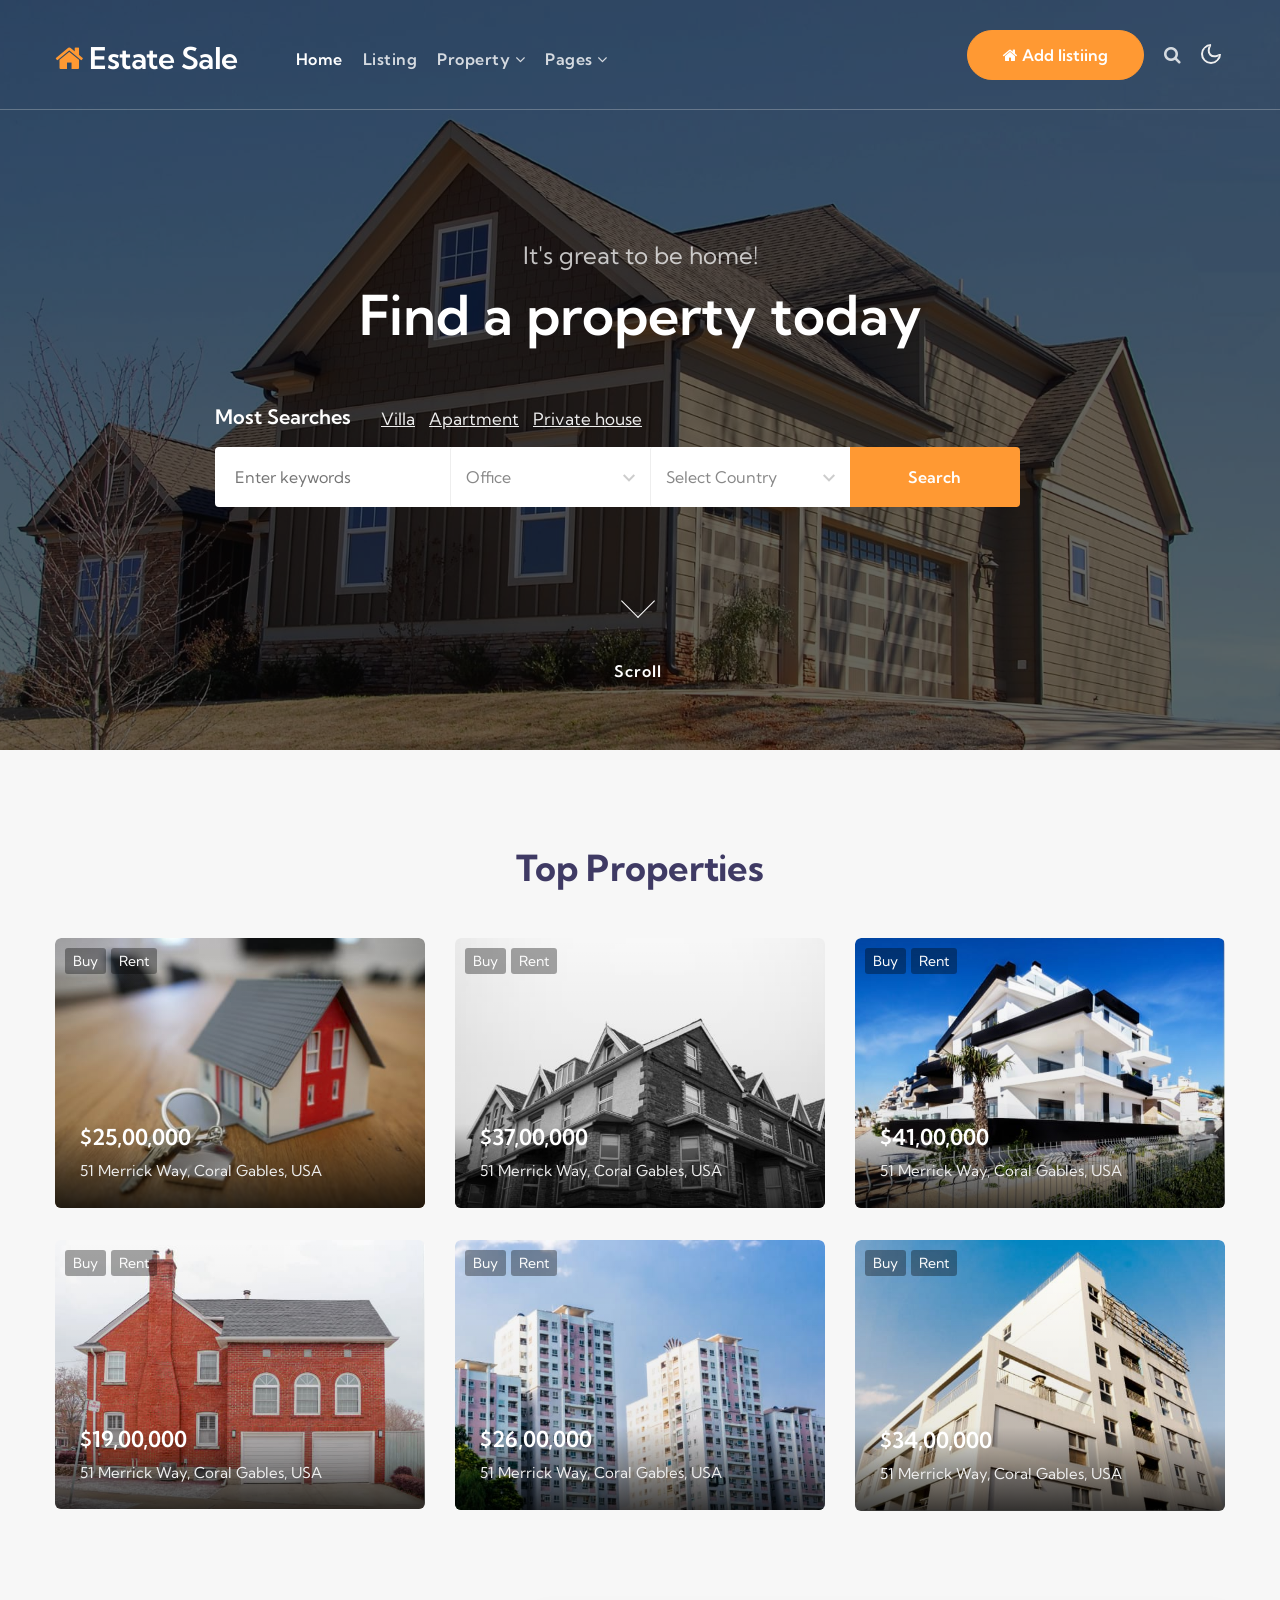
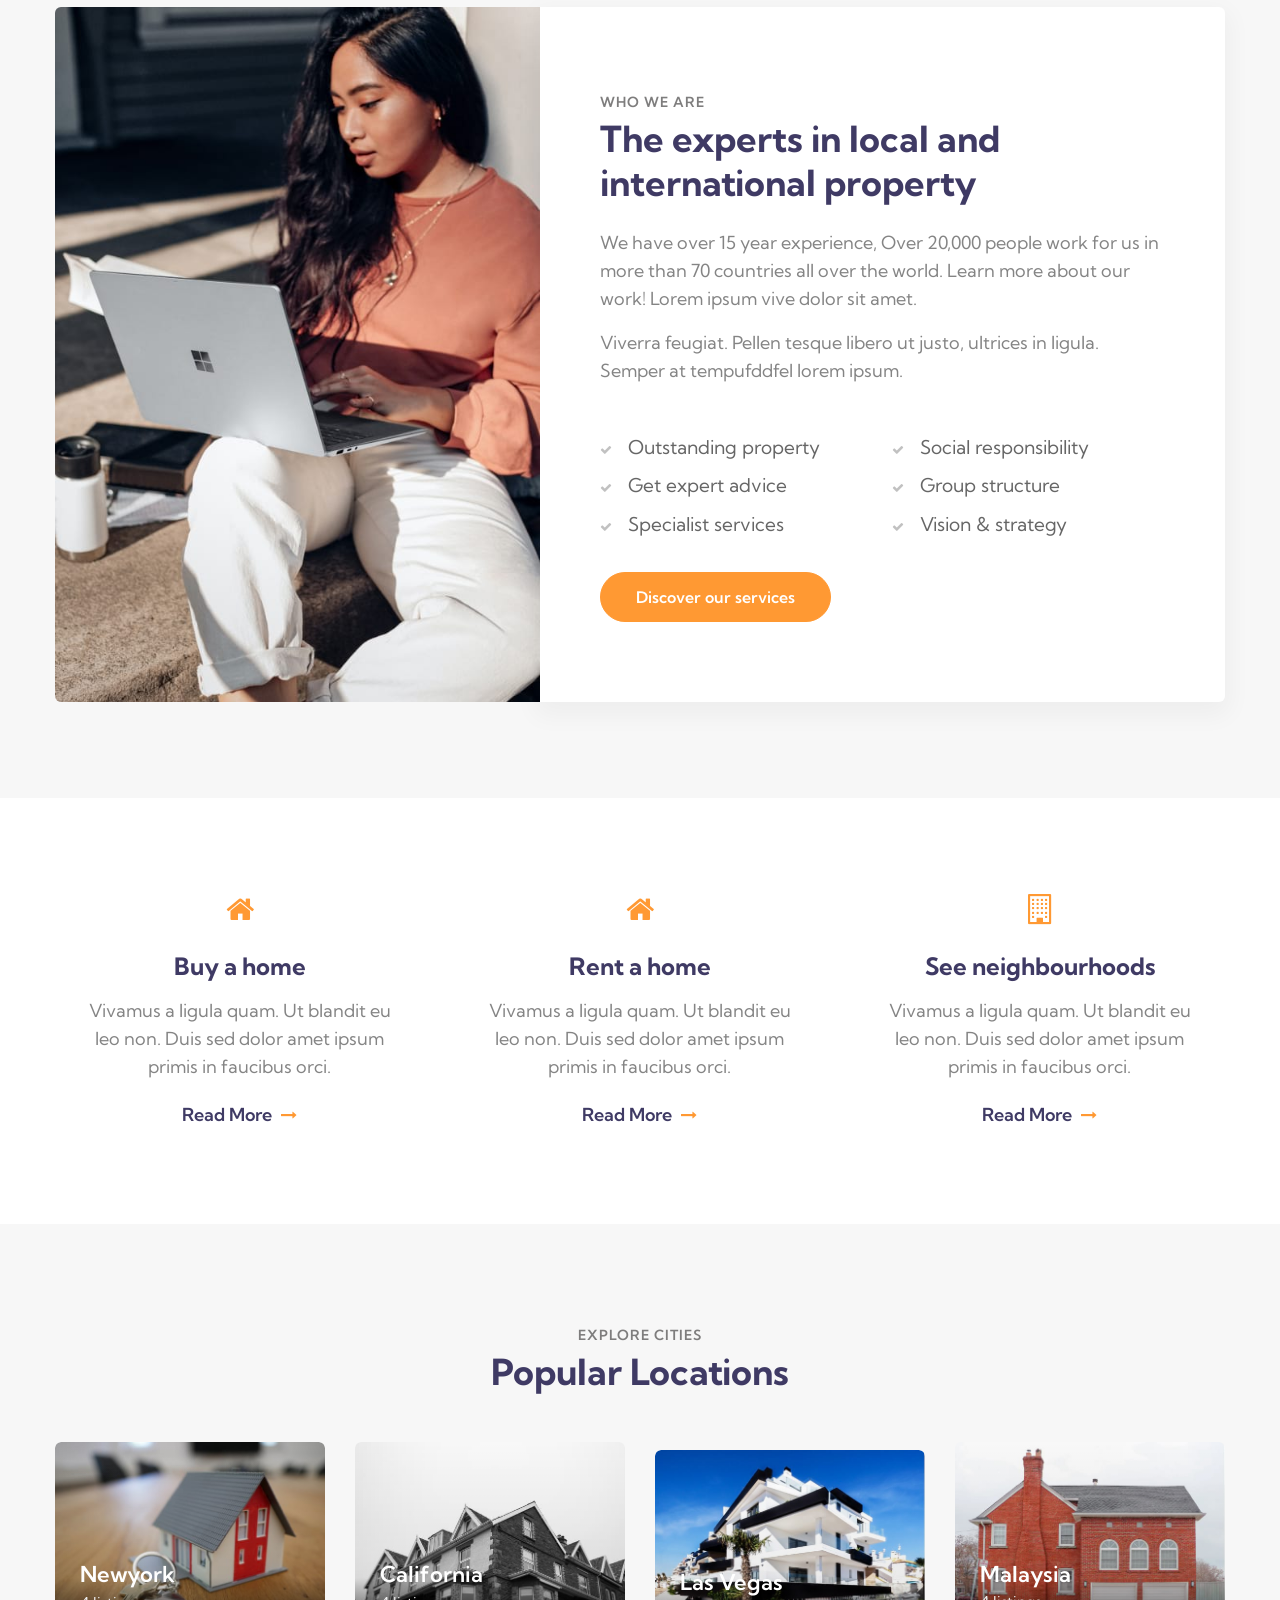
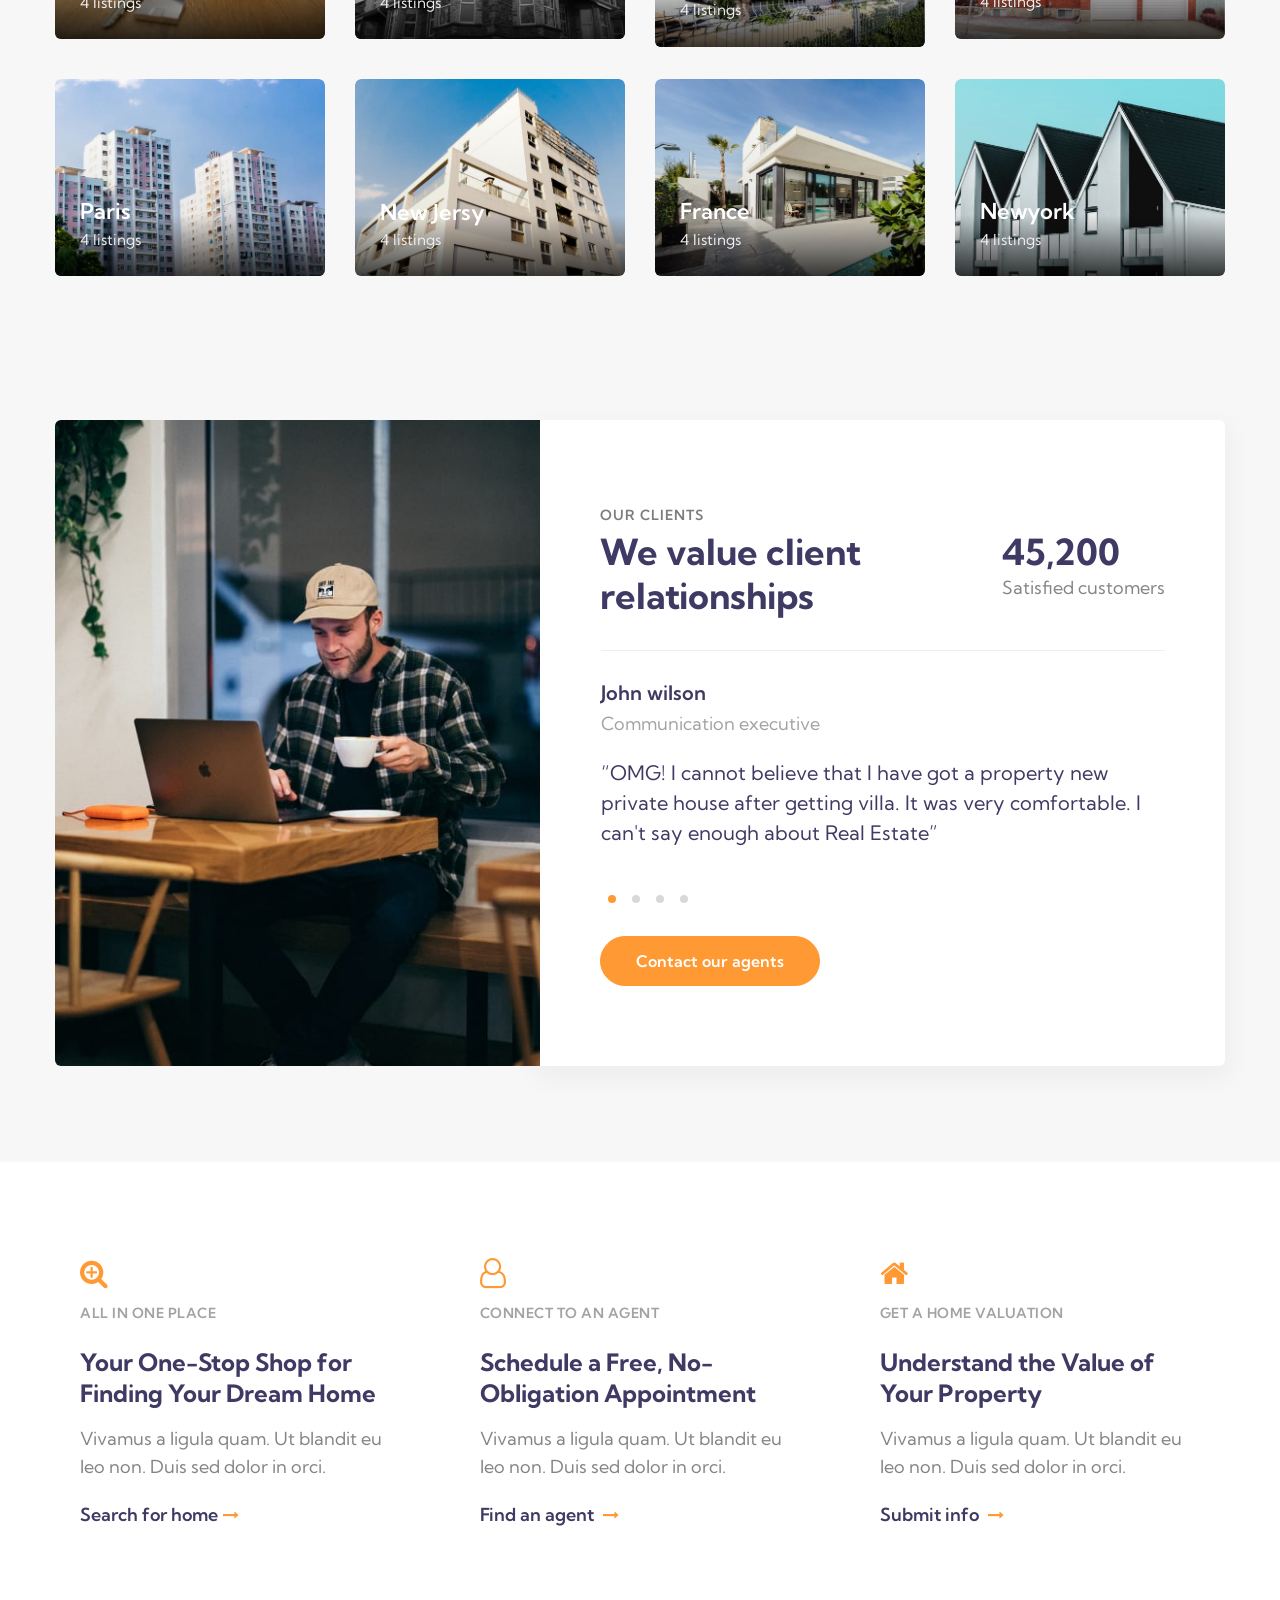
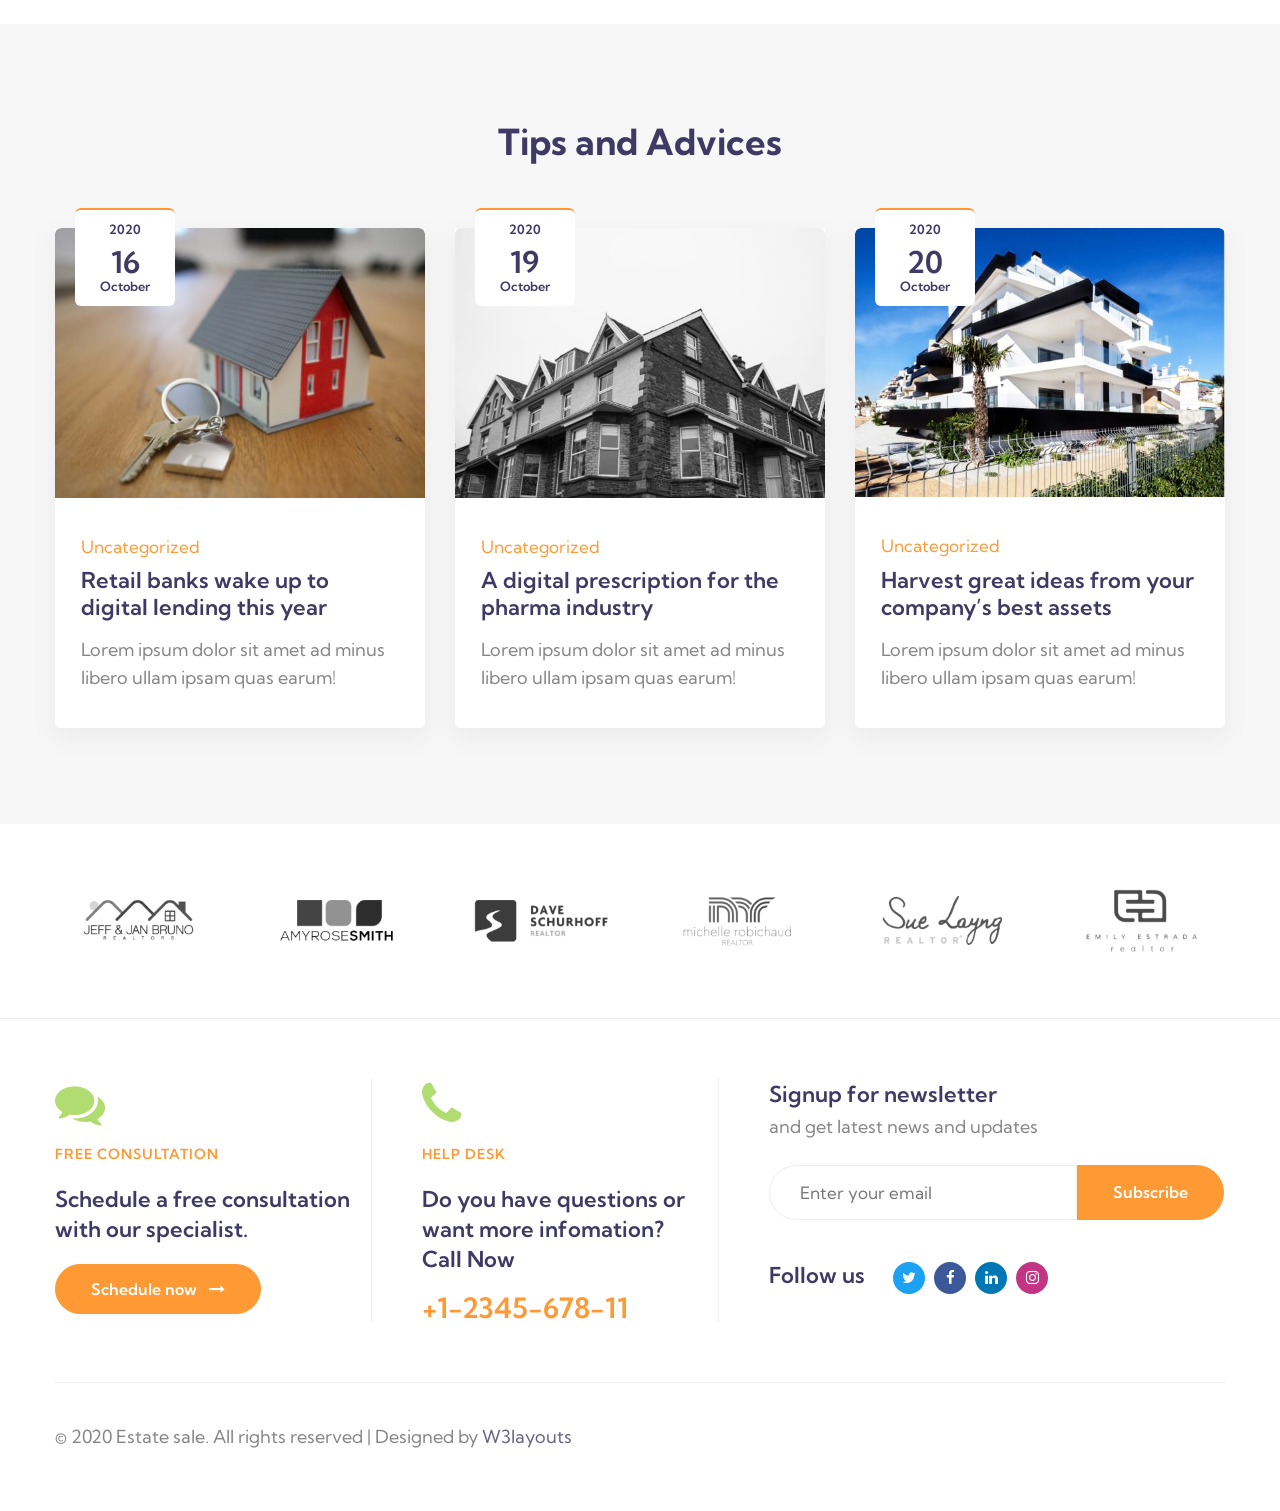
<file: RealEstateUI/wwwroot/starter/index.html>
<!--
Author: W3layouts
Author URL: http://w3layouts.com
-->
<!doctype html>
<html lang="en">
  <head>
    <!-- Required meta tags -->
    <meta charset="utf-8">
    <meta name="viewport" content="width=device-width, initial-scale=1, shrink-to-fit=no">

    <title>Estate sale - Real Estate Category Bootstrap Responsive Website Template - Home : W3layouts</title>

    <!-- google fonts -->
    <link href="//fonts.googleapis.com/css2?family=Kumbh+Sans:wght@300;400;700&display=swap" rel="stylesheet">

    <!-- Template CSS -->
    <link rel="stylesheet" href="assets/css/style-starter.css">
  </head>
  <body>

<!--header-->
<header id="site-header" class="fixed-top">
  <div class="container">
      <nav class="navbar navbar-expand-lg stroke px-0">
          <h1> <a class="navbar-brand" href="index.html">
                  <span class="fa fa-home"></span> Estate sale
              </a></h1>
          <!-- if logo is image enable this   
  <a class="navbar-brand" href="#index.html">
      <img src="image-path" alt="Your logo" title="Your logo" style="height:35px;" />
  </a> -->
          <button class="navbar-toggler  collapsed bg-gradient" type="button" data-toggle="collapse"
              data-target="#navbarTogglerDemo02" aria-controls="navbarTogglerDemo02" aria-expanded="false"
              aria-label="Toggle navigation">
              <span class="navbar-toggler-icon fa icon-expand fa-bars"></span>
              <span class="navbar-toggler-icon fa icon-close fa-times"></span>
          </button>

          <div class="collapse navbar-collapse" id="navbarTogglerDemo02">
              <ul class="navbar-nav ml-lg-5 mr-auto">
                  <li class="nav-item active">
                      <a class="nav-link" href="index.html">Home <span class="sr-only">(current)</span></a>
                  </li>
                  <li class="nav-item @@listing__active">
                      <a class="nav-link" href="listing.html">Listing</a>
                  </li>
                  <li class="nav-item dropdown @@property__active">
                      <a class="nav-link dropdown-toggle" href="#" id="navbarDropdown" role="button"
                          data-toggle="dropdown" aria-haspopup="true" aria-expanded="false">
                          Property <span class="fa fa-angle-down"></span>
                      </a>
                      <div class="dropdown-menu" aria-labelledby="navbarDropdown">
                          <a class="dropdown-item @@ps__active" href="property-single.html">Single property</a>
                      </div>
                  </li>
                  <li class="nav-item dropdown @@pages__active">
                      <a class="nav-link dropdown-toggle" href="#" id="navbarDropdown" role="button"
                          data-toggle="dropdown" aria-haspopup="true" aria-expanded="false">
                          Pages <span class="fa fa-angle-down"></span>
                      </a>
                      <div class="dropdown-menu" aria-labelledby="navbarDropdown">
                          <a class="dropdown-item @@about__active" href="about.html">About us</a>
                          <a class="dropdown-item @@contact__active" href="contact.html">Contact us</a>
                      </div>
                  </li>
              </ul>
              <div class="top-quote mt-lg-0">
                  <a href="#buytheme" class="btn btn-style btn-primary"><span class="fa fa-home"></span> Add
                      listiing</a>
              </div>
              <!--/search-right-->
              <div class="search mx-3">
                  <input class="search_box" type="checkbox" id="search_box">
                  <label class="fa fa-search" for="search_box"></label>
                  <div class="search_form">
                      <form action="error.html" method="GET">
                          <input type="text" placeholder="Search"><input type="submit" value="search">
                      </form>
                  </div>
              </div>
              <!--//search-right-->
          </div>

          <!-- toggle switch for light and dark theme -->
          <div class="mobile-position">
              <nav class="navigation">
                  <div class="theme-switch-wrapper">
                      <label class="theme-switch" for="checkbox">
                          <input type="checkbox" id="checkbox">
                          <div class="mode-container">
                              <i class="gg-sun"></i>
                              <i class="gg-moon"></i>
                          </div>
                      </label>
                  </div>
              </nav>
          </div>
          <!-- //toggle switch for light and dark theme -->
      </nav>
  </div>
</header>
<!--/header-->
<section class="w3l-cover-3">
		<div class="cover top-bottom">
			<div class="container">
				<div class="middle-section text-center">
					<div class="section-width">
						<p>It's great to be home!</p>
						<h2>Find a property today</h2>
						<div class="most-searches">
							<h4>Most Searches</h4>
							<ul>
								<li><a href="#link">Villa</a></li>
								<li><a href="#link">Apartment</a></li>
								<li><a href="#link">Private house</a></li>
							</ul>
						</div>
						<form action="#" class="w3l-cover-3-gd" method="GET">
							<input type="search" name="text" placeholder="Enter keywords" required>
							<span class="input-group-btn">
								<select class="btn btn-default" name="ext" required>
									<option selected="">Office</option>
									<option>Villa</option>
									<option>Apartment</option>
									<option>Private house</option>
									<option>Building</option>
									<option>Shop</option>
									<option>Social housing</option>
									<option>Town house</option>
								</select>
							</span>
							<span class="input-group-btn">
								<select class="btn btn-default" name="ext" required>
									<option selected="">Select Country</option>
									<option>Australia</option>
									<option>London</option>
									<option>India</option>
									<option>Bangladesh</option>
									<option>Saudi Arabia</option>
									<option>America</option>
									<option>Srilanka</option>
								</select>
							</span>
							<button type="submit" class="btn-primary">Search</button>
						</form>
					</div>
					<section id="bottom" class="demo">
						<a href="#bottom"><span></span>Scroll</a>
					</section>
				</div>
			</div>
		</div>
	</section>
<section class="locations-1" id="locations">
    <div class="locations py-5">
        <div class="container py-lg-5 py-md-4 py-2">
            <div class="heading text-center mx-auto">
                <h3 class="title-big">Top Properties</h3>
            </div>
            <div class="row pt-md-5 pt-4">
                <div class="col-lg-4 col-md-6">
                    <a href="property-single.html">
                        <div class="box16">
                            <div class="rentext-listing-category"><span>Buy</span><span>Rent</span></div>
                            <img class="img-fluid" src="assets/images/p1.jpg" alt="">
                            <div class="box-content">
                                <h3 class="title">$25,00,000</h3>
                                <span class="post">51 Merrick Way, Coral Gables, USA</span>
                            </div>
                        </div>
                    </a>
                </div>
                <div class="col-lg-4 col-md-6 mt-md-0 mt-4">
                    <a href="property-single.html">
                        <div class="box16">
                            <div class="rentext-listing-category"><span>Buy</span><span>Rent</span></div>
                            <img class="img-fluid" src="assets/images/p2.jpg" alt="">
                            <div class="box-content">
                                <h3 class="title">$37,00,000</h3>
                                <span class="post">51 Merrick Way, Coral Gables, USA</span>

                            </div>
                        </div>
                    </a>
                </div>
                <div class="col-lg-4 col-md-6 mt-lg-0 pt-lg-0 mt-4 pt-md-2">
                    <a href="property-single.html">
                        <div class="box16">
                            <div class="rentext-listing-category"><span>Buy</span><span>Rent</span></div>
                            <img class="img-fluid" src="assets/images/p3.jpg" alt="">
                            <div class="box-content">
                                <h3 class="title">$41,00,000</h3>
                                <span class="post">51 Merrick Way, Coral Gables, USA</span>

                            </div>
                        </div>
                    </a>
                </div>
                <div class="col-lg-4 col-md-6 mt-4 pt-md-2">
                    <a href="property-single.html">
                        <div class="box16">
                            <div class="rentext-listing-category"><span>Buy</span><span>Rent</span></div>
                            <img class="img-fluid" src="assets/images/p4.jpg" alt="">
                            <div class="box-content">
                                <h3 class="title">$19,00,000</h3>
                                <span class="post">51 Merrick Way, Coral Gables, USA</span>

                            </div>
                        </div>
                    </a>
                </div>
                <div class="col-lg-4 col-md-6 mt-4 pt-md-2">
                    <a href="property-single.html">
                        <div class="box16">
                            <div class="rentext-listing-category"><span>Buy</span><span>Rent</span></div>
                            <img class="img-fluid" src="assets/images/p5.jpg" alt="">
                            <div class="box-content">
                                <h3 class="title">$26,00,000</h3>
                                <span class="post">51 Merrick Way, Coral Gables, USA</span>

                            </div>
                        </div>
                    </a>
                </div>
                <div class="col-lg-4 col-md-6 mt-4 pt-md-2">
                    <a href="property-single.html">
                        <div class="box16">
                            <div class="rentext-listing-category"><span>Buy</span><span>Rent</span></div>
                            <img class="img-fluid" src="assets/images/p6.jpg" alt="">
                            <div class="box-content">
                                <h3 class="title">$34,00,000</h3>
                                <span class="post">51 Merrick Way, Coral Gables, USA</span>
                            </div>
                        </div>
                    </a>
                </div>
            </div>
        </div>
    </div>
</section>
<section class="w3l-index3" id="about">
    <div class="midd-w3 pb-5">
        <div class="container pb-lg-5 pb-md-4 pb-2">
            <div class="row">
                <div class="col-lg-5 pr-lg-0">
                    <div class="w3l-left-img">
                    </div>
                </div>
                <div class="col-lg-7 pl-lg-0">
                    <div class="w3l-right-info">
                        <h6 class="title-small">Who we are</h6>
                        <h3 class="title-big">The experts in local and international property</h3>
                        <p class="mt-4">We have over 15 year experience, Over 20,000 people work for us in more than 70
                            countries all over the world. Learn more about our work!
                            Lorem ipsum vive dolor sit amet.
                        </p>
                        <p class="mt-3">Viverra feugiat. Pellen tesque libero ut justo,
                            ultrices in ligula. Semper at tempufddfel lorem ipsum.</p>
                        <ul class="w3l-right-book w3l-right-book-grid mt-md-5 mt-4">
                            <li><span class="fa fa-check" aria-hidden="true"></span>Outstanding property</li>
                            <li><span class="fa fa-check" aria-hidden="true"></span>Social responsibility</li>
                            <li><span class="fa fa-check" aria-hidden="true"></span>Get expert advice</li>
                            <li><span class="fa fa-check" aria-hidden="true"></span>Group structure</li>
                            <li><span class="fa fa-check" aria-hidden="true"></span>Specialist services</li>
                            <li><span class="fa fa-check" aria-hidden="true"></span>Vision & strategy</li>
                        </ul>
                        <a href="#services" class="btn btn-style btn-primary mt-4">Discover our services</a>
                    </div>
                </div>
            </div>
        </div>
    </div>
<!-- /bottom-grids-->
<section class="w3l-bottom-grids py-5" id="steps">
    <div class="container py-lg-5 py-md-4 py-2">
        <div class="grids-area-hny main-cont-wthree-fea row">
            <div class="col-lg-4 col-md-6 grids-feature">
                <div class="area-box no-box-shadow">
                    <span class="fa fa-home"></span>
                    <h4><a href="#feature" class="title-head">Buy a home</a></h4>
                    <p>Vivamus a ligula quam. Ut blandit eu leo non. Duis sed dolor amet ipsum primis in faucibus orci.</p>
                    <a href="#more" class="more">Read More <span class="fa fa-long-arrow-right"></span> </a>
                </div>
            </div>
            <div class="col-lg-4 col-md-6 grids-feature mt-md-0 mt-4">
                <div class="area-box no-box-shadow">
                    <span class="fa fa-home"></span>
                    <h4><a href="#feature" class="title-head">Rent a home </a></h4>
                    <p>Vivamus a ligula quam. Ut blandit eu leo non. Duis sed dolor amet ipsum primis in faucibus orci.</p>
                    <a href="#more" class="more">Read More <span class="fa fa-long-arrow-right"></span> </a>
                </div>
            </div>
            <div class="col-lg-4 col-md-6 grids-feature mt-lg-0 mt-4">
                <div class="area-box no-box-shadow">
                    <span class="fa fa-building-o"></span>
                    <h4><a href="#feature" class="title-head">See neighbourhoods</a></h4>
                    <p>Vivamus a ligula quam. Ut blandit eu leo non. Duis sed dolor amet ipsum primis in faucibus orci.</p>
                    <a href="#more" class="more">Read More <span class="fa fa-long-arrow-right"></span> </a>
                </div>
            </div>
        </div>
    </div>
</section>
<!-- //bottom-grids-->
<section class="locations-1 popular" id="locations">
    <div class="locations py-5">
        <div class="container py-lg-5 py-md-4">
            <div class="heading text-center mx-auto">
                <h6 class="title-small">Explore cities</h6>
                <h3 class="title-big">Popular Locations</h3>
            </div>
            <div class="row pt-5">
                <div class="col-lg-3 col-md-4 col-6">
                    <a href="#url">
                        <div class="box16">
                            <img class="img-fluid" src="assets/images/p1.jpg" alt="">
                            <div class="box-content">
                                <h3 class="title mb-1">Newyork</h3>
                                <span class="post">4 listings</span>
                            </div>
                        </div>
                    </a>
                </div>
                <div class="col-lg-3 col-md-4 col-6">
                    <a href="#url">
                        <div class="box16">
                            <img class="img-fluid" src="assets/images/p2.jpg" alt="">
                            <div class="box-content">
                                <h3 class="title mb-1">California</h3>
                                <span class="post">4 listings</span>

                            </div>
                        </div>
                    </a>
                </div>
                <div class="col-lg-3 col-md-4 col-6 mt-md-0 pt-md-0 mt-sm-4 mt-3 pt-md-2">
                    <a href="#url">
                        <div class="box16">
                            <img class="img-fluid" src="assets/images/p3.jpg" alt="">
                            <div class="box-content">
                                <h3 class="title mb-1">Las vegas</h3>
                                <span class="post">4 listings</span>

                            </div>
                        </div>
                    </a>
                </div>
                <div class="col-lg-3 col-md-4 col-6 mt-lg-0 pt-lg-0 mt-sm-4 mt-3 pt-md-2">
                    <a href="#url">
                        <div class="box16">
                            <img class="img-fluid" src="assets/images/p4.jpg" alt="">
                            <div class="box-content">
                                <h3 class="title mb-1">Malaysia</h3>
                                <span class="post">4 listings</span>

                            </div>
                        </div>
                    </a>
                </div>
                <div class="col-lg-3 col-md-4 col-6 mt-sm-4 mt-3 pt-md-2">
                    <a href="#url">
                        <div class="box16">
                            <img class="img-fluid" src="assets/images/p5.jpg" alt="">
                            <div class="box-content">
                                <h3 class="title mb-1">Paris</h3>
                                <span class="post">4 listings</span>

                            </div>
                        </div>
                    </a>
                </div>
                <div class="col-lg-3 col-md-4 col-6 mt-sm-4 mt-3 pt-md-2">
                    <a href="#url">
                        <div class="box16">
                            <img class="img-fluid" src="assets/images/p6.jpg" alt="">
                            <div class="box-content">
                                <h3 class="title mb-1">New Jersy</h3>
                                <span class="post">4 listings</span>
                            </div>
                        </div>
                    </a>
                </div>
                <div class="col-lg-3 col-md-4 col-6 mt-sm-4 mt-3 pt-md-2">
                    <a href="#url">
                        <div class="box16">
                            <img class="img-fluid" src="assets/images/p7.jpg" alt="">
                            <div class="box-content">
                                <h3 class="title mb-1">France</h3>
                                <span class="post">4 listings</span>

                            </div>
                        </div>
                    </a>
                </div>
                <div class="col-lg-3 col-md-4 col-6 mt-sm-4 mt-3 pt-md-2">
                    <a href="#url">
                        <div class="box16">
                            <img class="img-fluid" src="assets/images/p8.jpg" alt="">
                            <div class="box-content">
                                <h3 class="title mb-1">Newyork</h3>
                                <span class="post">4 listings</span>
                            </div>
                        </div>
                    </a>
                </div>
            </div>
        </div>
    </div>
</section>
<section class="w3l-index3" id="about">
    <div class="midd-w3 py-5">
        <div class="container pb-lg-5 pb-md-4 pb-2">
            <div class="row">
                <div class="col-lg-5 pr-lg-0">
                    <div class="w3l-left-img1">
                    </div>
                </div>
                <div class="col-lg-7 pl-lg-0">
                    <div class="w3l-right-info">
                        <h6 class="title-small">Our clients</h6>
                        <div class="client-grid">
                            <div class="client-title">
                                <h3 class="title-big">We value client relationships</h3>
                            </div>
                            <div class="clients-info">
                                <h3 class="title-big">45,200</h3>
                                <p>Satisfied customers</p>
                            </div>
                        </div>

                        <div class="w3l-clients" id="testimonials">
                            <div id="owl-demo1" class="owl-carousel owl-theme mt-4 pt-2 mb-4">
                                <div class="item">
                                    <div class="testimonial-content">
                                        <div class="testimonial">
                                            <div class="testi-des">
                                                <div class="peopl align-self">
                                                    <h4>John wilson</h4>
                                                    <p class="indentity">Communication executive</p>
                                                </div>
                                            </div>
                                            <blockquote>
                                                <q>OMG! I cannot believe that I have got a property new private house after
                                                    getting villa. It was very comfortable. I can't say enough about Real Estate</q>
                                            </blockquote>
                                        </div>
                                    </div>
                                </div>
                                <div class="item">
                                    <div class="testimonial-content">
                                        <div class="testimonial">
                                            <div class="testi-des">
                                                <div class="peopl align-self">
                                                    <h4>Julia sakura</h4>
                                                    <p class="indentity">Digital Marketer</p>
                                                </div>
                                            </div>
                                            <blockquote>
                                                <q>OMG! I cannot believe that I have got a property new private house after
                                                    getting villa. It was very comfortable. I can't say enough about Real Estate</q>
                                            </blockquote>
                                        </div>
                                    </div>
                                </div>
                                <div class="item">
                                    <div class="testimonial-content">
                                        <div class="testimonial">
                                            <div class="testi-des">
                                                <div class="peopl align-self">
                                                    <h4>John wilson</h4>
                                                    <p class="indentity">Web Developer</p>
                                                </div>
                                            </div>
                                            <blockquote>
                                                <q>OMG! I cannot believe that I have got a property new private house after
                                                    getting villa. It was very comfortable. I can't say enough about Real Estate</q>
                                            </blockquote>
                                        </div>
                                    </div>
                                </div>
                                <div class="item">
                                    <div class="testimonial-content">
                                        <div class="testimonial">
                                            <div class="testi-des">
                                                <div class="peopl align-self">
                                                    <h4>Julia sakura</h4>
                                                    <p class="indentity">Digital Marketer</p>
                                                </div>
                                            </div>
                                            <blockquote>
                                                <q>OMG! I cannot believe that I have got a property new private house after
                                                    getting villa. It was very comfortable. I can't say enough about Real Estate</q>
                                            </blockquote>
                                        </div>
                                    </div>
                                </div>
                            </div>
                        </div>

                        <a href="#agents" class="btn btn-style btn-primary mt-5">Contact our agents</a>
                    </div>
                </div>
            </div>
        </div>
    </div>
<!-- /bottom-grids-->
<section class="w3l-bottom-grids py-5" id="steps">
    <div class="container py-lg-5 py-md-4 py-2">
        <div class="grids-area-hny main-cont-wthree-fea row">
            <div class="col-lg-4 col-md-6 grids-feature">
                <div class="area-box no-box-shadow text-left">
                    <span class="fa fa-search-plus"></span>
                    <h5>All in one place</h5>
                    <h4><a href="#feature" class="title-head">Your One-Stop Shop for Finding Your Dream Home</a></h4>
                    <p>Vivamus a ligula quam. Ut blandit eu leo non. Duis sed dolor in orci.</p>
                    <a href="#more" class="more">Search for home<span class="fa fa-long-arrow-right"></span> </a>
                </div>
            </div>
            <div class="col-lg-4 col-md-6 grids-feature mt-md-0 mt-4">
                <div class="area-box no-box-shadow text-left">
                    <span class="fa fa-user-o"></span>
                    <h5>Connect to an agent</h5>
                    <h4><a href="#feature" class="title-head">Schedule a Free, No-Obligation Appointment</a></h4>
                    <p>Vivamus a ligula quam. Ut blandit eu leo non. Duis sed dolor in orci.</p>
                     <a href="#more" class="more">Find an agent <span class="fa fa-long-arrow-right"></span> </a>
                </div>
            </div>
            <div class="col-lg-4 col-md-6 grids-feature mt-lg-0 mt-4">
                <div class="area-box no-box-shadow text-left">
                    <span class="fa fa-home"></span>
                    <h5>Get a home valuation</h5>
                    <h4><a href="#feature" class="title-head">Understand the Value of Your Property </a></h4>
                    <p>Vivamus a ligula quam. Ut blandit eu leo non. Duis sed dolor in orci.</p>
                    <a href="#more" class="more">Submit info <span class="fa fa-long-arrow-right"></span> </a>
                </div>
            </div>
        </div>
    </div>
</section>
<!-- //bottom-grids-->
<!--  News section -->
<div class="w3l-news" id="news">
    <section id="grids5-block" class="py-5">
        <div class="container py-lg-5 py-md-4 py-2">
            <h3 class="title-big text-center">Tips and Advices</h3>
            <div class="row mt-lg-5 mt-4 pt-3">
                <div class="col-lg-4 col-md-6 mt-md-0 mt-sm-4">
                    <div class="grids5-info">
                        <span class="posted-date">
                            <a href="#blog-single">
                                <span class="small">2020</span>
                                <span class="big">16</span>
                                <span class="small">October</span>
                            </a>
                        </span>
                        <a href="#blog-single" class="d-block zoom"><img src="assets/images/p1.jpg" alt=""
                                class="img-fluid news-image" /></a>
                        <div class="blog-info">
                            <a href="#category" class="category">Uncategorized</a>
                            <h4><a href="#blog-single">Retail banks wake up to digital lending this year</a></h4>
                            <p>Lorem ipsum dolor sit amet ad minus libero ullam ipsam quas earum!</p>
                        </div>
                    </div>
                </div>
                <div class="col-lg-4 col-md-6 mt-md-0 mt-5">
                    <div class="grids5-info">
                        <span class="posted-date">
                            <a href="#blog-single">
                                <span class="small">2020</span>
                                <span class="big">19</span>
                                <span class="small">October</span>
                            </a>
                        </span>
                        <a href="#blog-single" class="d-block zoom"><img src="assets/images/p2.jpg" alt=""
                                class="img-fluid news-image" /></a>
                        <div class="blog-info">
                            <a href="#category" class="category">Uncategorized</a>
                            <h4><a href="#blog-single">A digital prescription for the pharma industry</a></h4>
                            <p>Lorem ipsum dolor sit amet ad minus libero ullam ipsam quas earum!</p>
                        </div>
                    </div>
                </div>
                <div class="col-lg-4 col-md-6 mt-lg-0 mt-5">
                    <div class="grids5-info">
                        <span class="posted-date">
                            <a href="#blog-single">
                                <span class="small">2020</span>
                                <span class="big">20</span>
                                <span class="small">October</span>
                            </a>
                        </span>
                        <a href="#blog-single" class="d-block zoom"><img src="assets/images/p3.jpg" alt=""
                                class="img-fluid news-image" /></a>
                        <div class="blog-info">
                            <a href="#category" class="category">Uncategorized</a>
                            <h4><a href="#blog-single">Harvest great ideas from your company’s best assets</a></h4>
                            <p>Lorem ipsum dolor sit amet ad minus libero ullam ipsam quas earum!</p>
                        </div>
                    </div>
                </div>
            </div>
        </div>
    </section>
</div>
<!--  //News section -->
<section class="w3l-companies-hny-6 py-5">
    <!-- /grids -->
        <div class="container py-md-3">
            <div class="row">
                <div class="col-lg-2 col-md-4 col-6 column">
                    <div class="company-gd">
                        <a href="#client"><img class="img-responsive" src="assets/images/client1.png" alt="client"> </a>
                    </div>
                </div>
                <div class="col-lg-2 col-md-4 col-6 column">
                    <div class="company-gd">
                        <a href="#client"><img class="img-responsive" src="assets/images/client2.png" alt="client"> </a>
                    </div>
                </div>
                <div class="col-lg-2 col-md-4 col-6 column mt-md-0 mt-4">
                    <div class="company-gd">
                        <a href="#client"><img class="img-responsive" src="assets/images/client3.png" alt="client"> </a>
                    </div>
                </div>
                <div class="col-lg-2 col-md-4 col-6 column mt-lg-0 mt-4">
                    <div class="company-gd">
                        <a href="#client"><img class="img-responsive" src="assets/images/client4.png" alt="client"> </a>
                    </div>
                </div>
                <div class="col-lg-2 col-md-4 col-6 column mt-lg-0 mt-4">
                    <div class="company-gd">
                        <a href="#client"><img class="img-responsive" src="assets/images/client5.png" alt="client"> </a>
                    </div>
                </div>
                <div class="col-lg-2 col-md-4 col-6 column mt-lg-0 mt-4">
                    <div class="company-gd">
                        <a href="#client"><img class="img-responsive" src="assets/images/client6.png" alt="client"> </a>
                    </div>
                </div>
            </div>
        </div>
        <!-- //grids -->
</section>
 <!-- footers 20 -->
 <section class="w3l-footers-20">
  <div class="footers20">
    <div class="container">
      <div class="footers20-content">
        <div class="d-grid grid-col-4 grids-content">
          <div class="column">
            <a href="#url" class="link"><span class="fa fa-comments"></span></a>
            <a href="#url" class="title-small">Free consultation</a>
            <h4>Schedule a free consultation with our specialist.</h4>
            <a href="#buytheme" class="btn btn-style btn-primary"> Schedule now
              <span class="fa fa-long-arrow-right ml-2"></span> </a>
          </div>
          <div class="column">
            <a href="#url" class="link"><span class="fa fa-phone"></span></a>
            <a href="#url" class="title-small">help desk</a>
            <h4>Do you have questions or want more infomation? Call Now</h4>
            <a href="tel:+1-2345-678-11">
              <p class="contact-phone mt-2"><span class="lnr lnr-phone-handset"></span> +1-2345-678-11
              </p>
            </a>
          </div>
          <div class="column mt-lg-0 mt-md-5">
            <h4 class="mb-1">Signup for newsletter</h4>
            <p>and get latest news and updates</p>
            <form action="#" class="subscribe-form mt-4" method="post">
              <div class="form-group">
                <input type="email" name="subscribe" placeholder="Enter your email" required="">
                <button class="btn btn-style btn-primary">Subscribe</button>
              </div>
            </form>
            <ul class="footers-17_social">
              <h4 class="d-inline mr-4">Follow us</h4>
              <li><a href="#url" class="twitter"><span class="fa fa-twitter"></span></a></li>
              <li><a href="#url" class="facebook"><span class="fa fa-facebook"></span></a></li>
              <li><a href="#url" class="linkedin"><span class="fa fa-linkedin"></span></a></li>
              <li><a href="#url" class="instagram"><span class="fa fa-instagram"></span></a></li>
            </ul>
          </div>
        </div>
        <div class="d-grid grid-col-3 grids-content1 bottom-border">
          <div class="columns copyright-grid align-self">
            <p class="copy-footer-29">© 2020 Estate sale. All rights reserved | Designed by <a
                href="https://w3layouts.com">W3layouts</a></p>
          </div>
        </div>
      </div>
    </div>
  </div>
  <!-- move top -->
  <button onclick="topFunction()" id="movetop" title="Go to top">
    &#10548;
  </button>
  <script>
    // When the user scrolls down 20px from the top of the document, show the button
    window.onscroll = function () {
      scrollFunction()
    };

    function scrollFunction() {
      if (document.body.scrollTop > 20 || document.documentElement.scrollTop > 20) {
        document.getElementById("movetop").style.display = "block";
      } else {
        document.getElementById("movetop").style.display = "none";
      }
    }

    // When the user clicks on the button, scroll to the top of the document
    function topFunction() {
      document.body.scrollTop = 0;
      document.documentElement.scrollTop = 0;
    }
  </script>
  <!-- /move top -->
</section>

<!-- jQuery and Bootstrap JS -->
<script src="assets/js/jquery-3.3.1.min.js"></script>

<script src="assets/js/theme-change.js"></script><!-- theme switch js (light and dark)-->

<!-- stats number counter-->
<script src="assets/js/jquery.waypoints.min.js"></script>
<script src="assets/js/jquery.countup.js"></script>
<script>
  $('.counter').countUp();
</script>
<!-- //stats number counter -->

<!-- owlcarousel -->
<script src="assets/js/owl.carousel.js"></script>
<!-- script for blog post slider -->
<script>
  $(document).ready(function () {
    $('.owl-blog').owlCarousel({
      loop: true,
      margin: 30,
      nav: false,
      responsiveClass: true,
      autoplay: false,
      autoplayTimeout: 5000,
      autoplaySpeed: 1000,
      autoplayHoverPause: false,
      responsive: {
        0: {
          items: 1,
          nav: true
        },
        480: {
          items: 1,
          nav: true
        },
        700: {
          items: 1,
          nav: true
        },
        1090: {
          items: 1,
          nav: true
        }
      }
    })
  })
</script>
<!-- //script for blog post slider -->

<!-- script for tesimonials carousel slider -->
<script>
  $(document).ready(function () {
    $("#owl-demo1").owlCarousel({
      loop: true,
      nav: false,
      margin: 50,
      responsiveClass: true,
      responsive: {
        0: {
          items: 1,
          nav: false
        },
        736: {
          items: 1,
          nav: false
        }
      }
    })
  })
</script>
<!-- //script for tesimonials carousel slider -->

<script src="assets/js/jquery.magnific-popup.min.js"></script>
<script>
  $(document).ready(function () {
    $('.popup-with-zoom-anim').magnificPopup({
      type: 'inline',

      fixedContentPos: false,
      fixedBgPos: true,

      overflowY: 'auto',

      closeBtnInside: true,
      preloader: false,

      midClick: true,
      removalDelay: 300,
      mainClass: 'my-mfp-zoom-in'
    });

    $('.popup-with-move-anim').magnificPopup({
      type: 'inline',

      fixedContentPos: false,
      fixedBgPos: true,

      overflowY: 'auto',

      closeBtnInside: true,
      preloader: false,

      midClick: true,
      removalDelay: 300,
      mainClass: 'my-mfp-slide-bottom'
    });
  });
</script>

<!-- disable body scroll which navbar is in active -->
<script>
  $(function () {
    $('.navbar-toggler').click(function () {
      $('body').toggleClass('noscroll');
    })
  });
</script>
<!-- disable body scroll which navbar is in active -->

<!-- MENU-JS -->
<script>
  $(window).on("scroll", function () {
    var scroll = $(window).scrollTop();

    if (scroll >= 80) {
      $("#site-header").addClass("nav-fixed");
    } else {
      $("#site-header").removeClass("nav-fixed");
    }
  });

  //Main navigation Active Class Add Remove
  $(".navbar-toggler").on("click", function () {
    $("header").toggleClass("active");
  });
  $(document).on("ready", function () {
    if ($(window).width() > 991) {
      $("header").removeClass("active");
    }
    $(window).on("resize", function () {
      if ($(window).width() > 991) {
        $("header").removeClass("active");
      }
    });
  });
</script>
<!-- //MENU-JS -->

<!-- bootstrap -->
<script src="assets/js/bootstrap.min.js"></script>

</body>

</html>
</file>
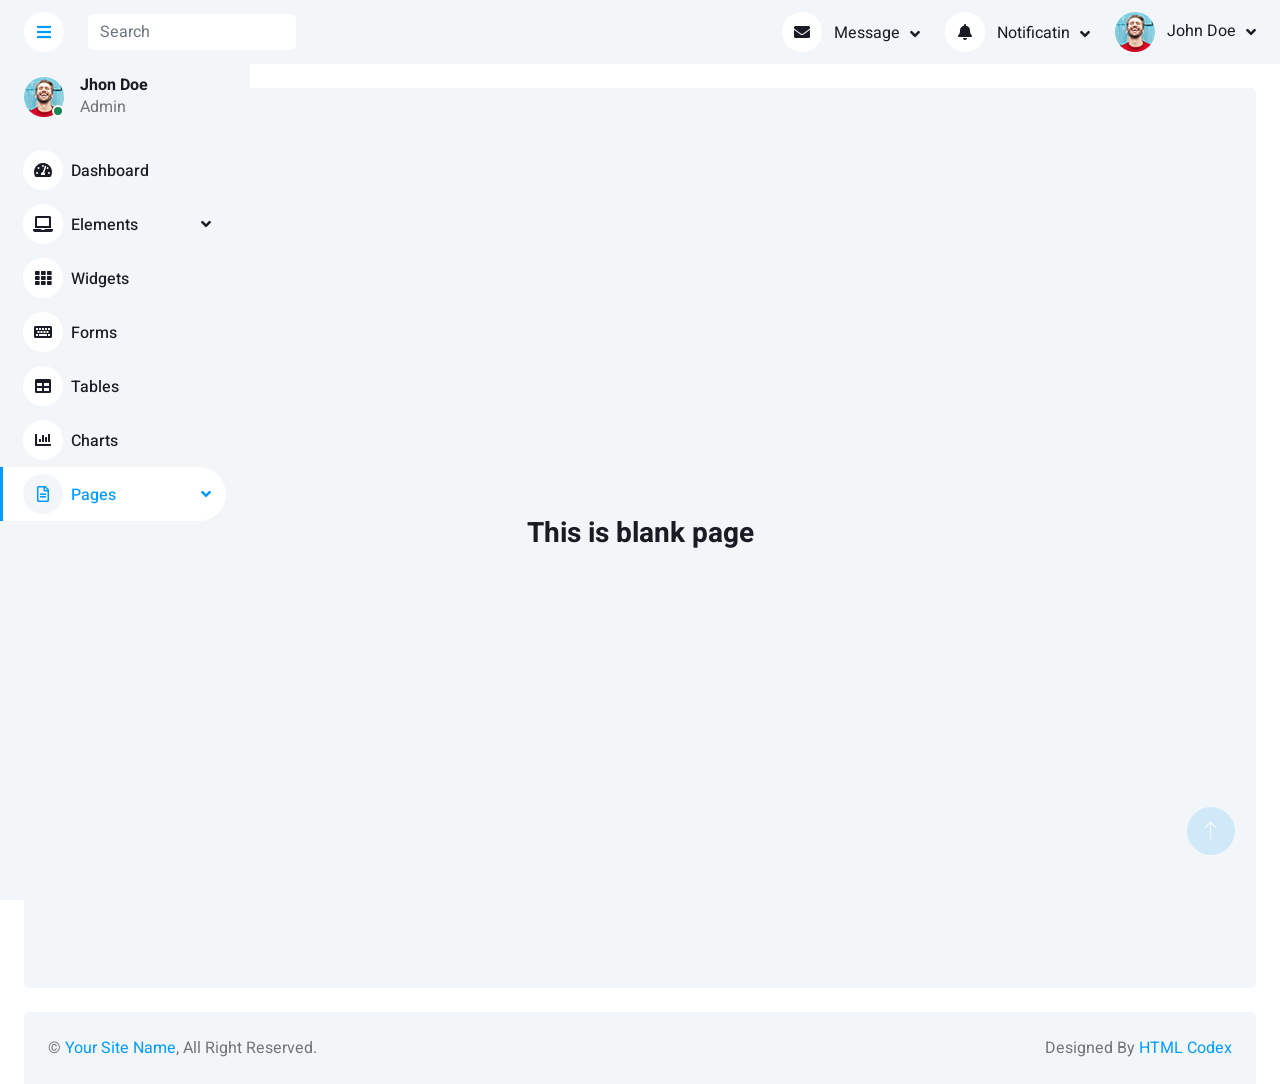
<file: RealEstateUI/wwwroot/dashmin-1.0.0/blank.html>
<!DOCTYPE html>
<html lang="en">

<head>
    <meta charset="utf-8">
    <title>DASHMIN - Bootstrap Admin Template</title>
    <meta content="width=device-width, initial-scale=1.0" name="viewport">
    <meta content="" name="keywords">
    <meta content="" name="description">

    <!-- Favicon -->
    <link href="img/favicon.ico" rel="icon">

    <!-- Google Web Fonts -->
    <link rel="preconnect" href="https://fonts.googleapis.com">
    <link rel="preconnect" href="https://fonts.gstatic.com" crossorigin>
    <link href="https://fonts.googleapis.com/css2?family=Heebo:wght@400;500;600;700&display=swap" rel="stylesheet">
    
    <!-- Icon Font Stylesheet -->
    <link href="https://cdnjs.cloudflare.com/ajax/libs/font-awesome/5.10.0/css/all.min.css" rel="stylesheet">
    <link href="https://cdn.jsdelivr.net/npm/bootstrap-icons@1.4.1/font/bootstrap-icons.css" rel="stylesheet">

    <!-- Libraries Stylesheet -->
    <link href="lib/owlcarousel/assets/owl.carousel.min.css" rel="stylesheet">
    <link href="lib/tempusdominus/css/tempusdominus-bootstrap-4.min.css" rel="stylesheet" />

    <!-- Customized Bootstrap Stylesheet -->
    <link href="css/bootstrap.min.css" rel="stylesheet">

    <!-- Template Stylesheet -->
    <link href="css/style.css" rel="stylesheet">
</head>

<body>
    <div class="container-xxl position-relative bg-white d-flex p-0">
        <!-- Spinner Start -->
        <div id="spinner" class="show bg-white position-fixed translate-middle w-100 vh-100 top-50 start-50 d-flex align-items-center justify-content-center">
            <div class="spinner-border text-primary" style="width: 3rem; height: 3rem;" role="status">
                <span class="sr-only">Loading...</span>
            </div>
        </div>
        <!-- Spinner End -->


        <!-- Sidebar Start -->
        <div class="sidebar pe-4 pb-3">
            <nav class="navbar bg-light navbar-light">
                <a href="index.html" class="navbar-brand mx-4 mb-3">
                    <h3 class="text-primary"><i class="fa fa-hashtag me-2"></i>DASHMIN</h3>
                </a>
                <div class="d-flex align-items-center ms-4 mb-4">
                    <div class="position-relative">
                        <img class="rounded-circle" src="img/user.jpg" alt="" style="width: 40px; height: 40px;">
                        <div class="bg-success rounded-circle border border-2 border-white position-absolute end-0 bottom-0 p-1"></div>
                    </div>
                    <div class="ms-3">
                        <h6 class="mb-0">Jhon Doe</h6>
                        <span>Admin</span>
                    </div>
                </div>
                <div class="navbar-nav w-100">
                    <a href="index.html" class="nav-item nav-link"><i class="fa fa-tachometer-alt me-2"></i>Dashboard</a>
                    <div class="nav-item dropdown">
                        <a href="#" class="nav-link dropdown-toggle" data-bs-toggle="dropdown"><i class="fa fa-laptop me-2"></i>Elements</a>
                        <div class="dropdown-menu bg-transparent border-0">
                            <a href="button.html" class="dropdown-item">Buttons</a>
                            <a href="typography.html" class="dropdown-item">Typography</a>
                            <a href="element.html" class="dropdown-item">Other Elements</a>
                        </div>
                    </div>
                    <a href="widget.html" class="nav-item nav-link"><i class="fa fa-th me-2"></i>Widgets</a>
                    <a href="form.html" class="nav-item nav-link"><i class="fa fa-keyboard me-2"></i>Forms</a>
                    <a href="table.html" class="nav-item nav-link"><i class="fa fa-table me-2"></i>Tables</a>
                    <a href="chart.html" class="nav-item nav-link"><i class="fa fa-chart-bar me-2"></i>Charts</a>
                    <div class="nav-item dropdown">
                        <a href="#" class="nav-link dropdown-toggle active" data-bs-toggle="dropdown"><i class="far fa-file-alt me-2"></i>Pages</a>
                        <div class="dropdown-menu bg-transparent border-0">
                            <a href="signin.html" class="dropdown-item">Sign In</a>
                            <a href="signup.html" class="dropdown-item">Sign Up</a>
                            <a href="404.html" class="dropdown-item">404 Error</a>
                            <a href="blank.html" class="dropdown-item active">Blank Page</a>
                        </div>
                    </div>
                </div>
            </nav>
        </div>
        <!-- Sidebar End -->


        <!-- Content Start -->
        <div class="content">
            <!-- Navbar Start -->
            <nav class="navbar navbar-expand bg-light navbar-light sticky-top px-4 py-0">
                <a href="index.html" class="navbar-brand d-flex d-lg-none me-4">
                    <h2 class="text-primary mb-0"><i class="fa fa-hashtag"></i></h2>
                </a>
                <a href="#" class="sidebar-toggler flex-shrink-0">
                    <i class="fa fa-bars"></i>
                </a>
                <form class="d-none d-md-flex ms-4">
                    <input class="form-control border-0" type="search" placeholder="Search">
                </form>
                <div class="navbar-nav align-items-center ms-auto">
                    <div class="nav-item dropdown">
                        <a href="#" class="nav-link dropdown-toggle" data-bs-toggle="dropdown">
                            <i class="fa fa-envelope me-lg-2"></i>
                            <span class="d-none d-lg-inline-flex">Message</span>
                        </a>
                        <div class="dropdown-menu dropdown-menu-end bg-light border-0 rounded-0 rounded-bottom m-0">
                            <a href="#" class="dropdown-item">
                                <div class="d-flex align-items-center">
                                    <img class="rounded-circle" src="img/user.jpg" alt="" style="width: 40px; height: 40px;">
                                    <div class="ms-2">
                                        <h6 class="fw-normal mb-0">Jhon send you a message</h6>
                                        <small>15 minutes ago</small>
                                    </div>
                                </div>
                            </a>
                            <hr class="dropdown-divider">
                            <a href="#" class="dropdown-item">
                                <div class="d-flex align-items-center">
                                    <img class="rounded-circle" src="img/user.jpg" alt="" style="width: 40px; height: 40px;">
                                    <div class="ms-2">
                                        <h6 class="fw-normal mb-0">Jhon send you a message</h6>
                                        <small>15 minutes ago</small>
                                    </div>
                                </div>
                            </a>
                            <hr class="dropdown-divider">
                            <a href="#" class="dropdown-item">
                                <div class="d-flex align-items-center">
                                    <img class="rounded-circle" src="img/user.jpg" alt="" style="width: 40px; height: 40px;">
                                    <div class="ms-2">
                                        <h6 class="fw-normal mb-0">Jhon send you a message</h6>
                                        <small>15 minutes ago</small>
                                    </div>
                                </div>
                            </a>
                            <hr class="dropdown-divider">
                            <a href="#" class="dropdown-item text-center">See all message</a>
                        </div>
                    </div>
                    <div class="nav-item dropdown">
                        <a href="#" class="nav-link dropdown-toggle" data-bs-toggle="dropdown">
                            <i class="fa fa-bell me-lg-2"></i>
                            <span class="d-none d-lg-inline-flex">Notificatin</span>
                        </a>
                        <div class="dropdown-menu dropdown-menu-end bg-light border-0 rounded-0 rounded-bottom m-0">
                            <a href="#" class="dropdown-item">
                                <h6 class="fw-normal mb-0">Profile updated</h6>
                                <small>15 minutes ago</small>
                            </a>
                            <hr class="dropdown-divider">
                            <a href="#" class="dropdown-item">
                                <h6 class="fw-normal mb-0">New user added</h6>
                                <small>15 minutes ago</small>
                            </a>
                            <hr class="dropdown-divider">
                            <a href="#" class="dropdown-item">
                                <h6 class="fw-normal mb-0">Password changed</h6>
                                <small>15 minutes ago</small>
                            </a>
                            <hr class="dropdown-divider">
                            <a href="#" class="dropdown-item text-center">See all notifications</a>
                        </div>
                    </div>
                    <div class="nav-item dropdown">
                        <a href="#" class="nav-link dropdown-toggle" data-bs-toggle="dropdown">
                            <img class="rounded-circle me-lg-2" src="img/user.jpg" alt="" style="width: 40px; height: 40px;">
                            <span class="d-none d-lg-inline-flex">John Doe</span>
                        </a>
                        <div class="dropdown-menu dropdown-menu-end bg-light border-0 rounded-0 rounded-bottom m-0">
                            <a href="#" class="dropdown-item">My Profile</a>
                            <a href="#" class="dropdown-item">Settings</a>
                            <a href="#" class="dropdown-item">Log Out</a>
                        </div>
                    </div>
                </div>
            </nav>
            <!-- Navbar End -->


            <!-- Blank Start -->
            <div class="container-fluid pt-4 px-4">
                <div class="row vh-100 bg-light rounded align-items-center justify-content-center mx-0">
                    <div class="col-md-6 text-center">
                        <h3>This is blank page</h3>
                    </div>
                </div>
            </div>
            <!-- Blank End -->


            <!-- Footer Start -->
            <div class="container-fluid pt-4 px-4">
                <div class="bg-light rounded-top p-4">
                    <div class="row">
                        <div class="col-12 col-sm-6 text-center text-sm-start">
                            &copy; <a href="#">Your Site Name</a>, All Right Reserved. 
                        </div>
                        <div class="col-12 col-sm-6 text-center text-sm-end">
                            <!--/*** This template is free as long as you keep the footer author’s credit link/attribution link/backlink. If you'd like to use the template without the footer author’s credit link/attribution link/backlink, you can purchase the Credit Removal License from "https://htmlcodex.com/credit-removal". Thank you for your support. ***/-->
                            Designed By <a href="https://htmlcodex.com">HTML Codex</a>
                        </div>
                    </div>
                </div>
            </div>
            <!-- Footer End -->
        </div>
        <!-- Content End -->


        <!-- Back to Top -->
        <a href="#" class="btn btn-lg btn-primary btn-lg-square back-to-top"><i class="bi bi-arrow-up"></i></a>
    </div>

    <!-- JavaScript Libraries -->
    <script src="https://code.jquery.com/jquery-3.4.1.min.js"></script>
    <script src="https://cdn.jsdelivr.net/npm/bootstrap@5.0.0/dist/js/bootstrap.bundle.min.js"></script>
    <script src="lib/chart/chart.min.js"></script>
    <script src="lib/easing/easing.min.js"></script>
    <script src="lib/waypoints/waypoints.min.js"></script>
    <script src="lib/owlcarousel/owl.carousel.min.js"></script>
    <script src="lib/tempusdominus/js/moment.min.js"></script>
    <script src="lib/tempusdominus/js/moment-timezone.min.js"></script>
    <script src="lib/tempusdominus/js/tempusdominus-bootstrap-4.min.js"></script>

    <!-- Template Javascript -->
    <script src="js/main.js"></script>
</body>

</html>
</file>
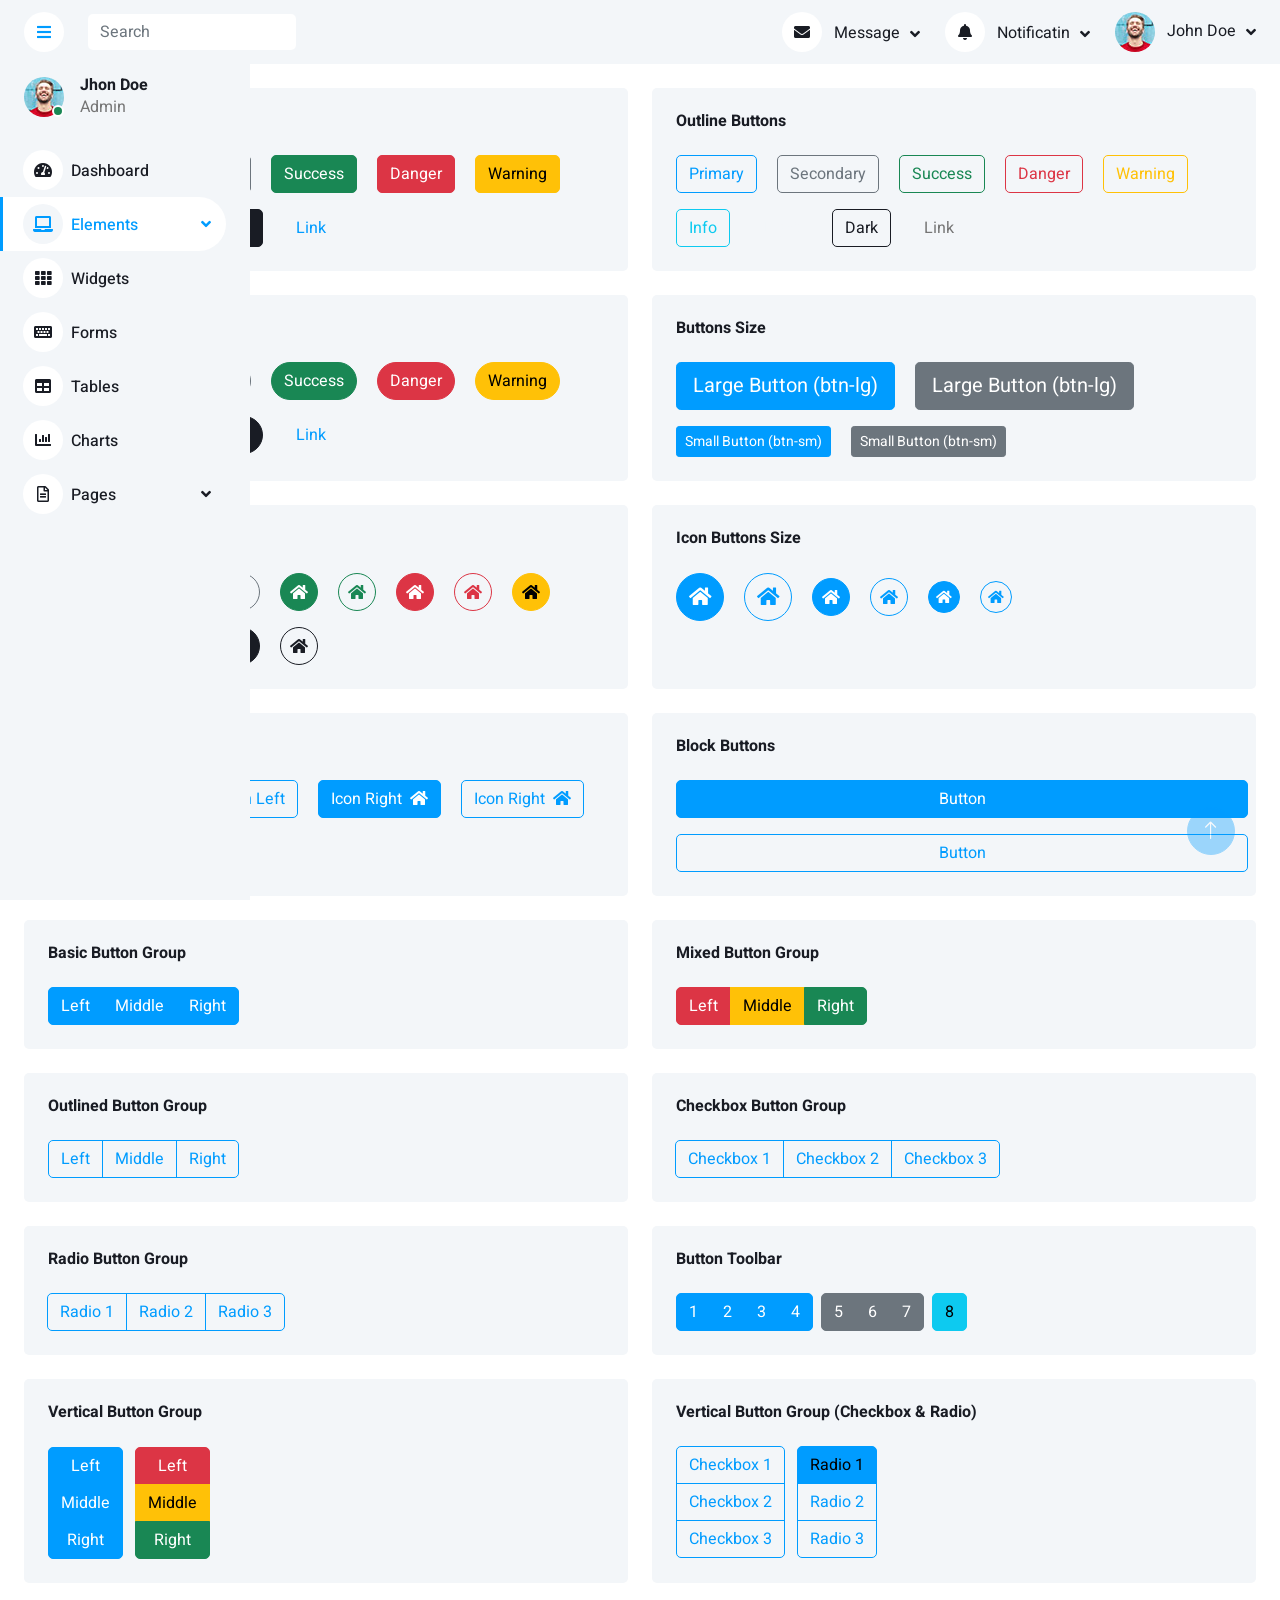
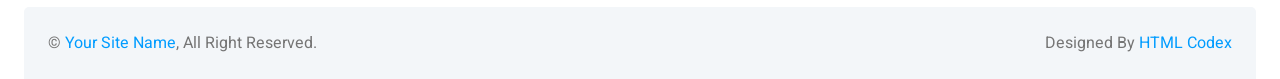
<file: RealEstateUI/wwwroot/dashmin-1.0.0/button.html>
<!DOCTYPE html>
<html lang="en">

<head>
    <meta charset="utf-8">
    <title>DASHMIN - Bootstrap Admin Template</title>
    <meta content="width=device-width, initial-scale=1.0" name="viewport">
    <meta content="" name="keywords">
    <meta content="" name="description">

    <!-- Favicon -->
    <link href="img/favicon.ico" rel="icon">

    <!-- Google Web Fonts -->
    <link rel="preconnect" href="https://fonts.googleapis.com">
    <link rel="preconnect" href="https://fonts.gstatic.com" crossorigin>
    <link href="https://fonts.googleapis.com/css2?family=Heebo:wght@400;500;600;700&display=swap" rel="stylesheet">
    
    <!-- Icon Font Stylesheet -->
    <link href="https://cdnjs.cloudflare.com/ajax/libs/font-awesome/5.10.0/css/all.min.css" rel="stylesheet">
    <link href="https://cdn.jsdelivr.net/npm/bootstrap-icons@1.4.1/font/bootstrap-icons.css" rel="stylesheet">

    <!-- Libraries Stylesheet -->
    <link href="lib/owlcarousel/assets/owl.carousel.min.css" rel="stylesheet">
    <link href="lib/tempusdominus/css/tempusdominus-bootstrap-4.min.css" rel="stylesheet" />

    <!-- Customized Bootstrap Stylesheet -->
    <link href="css/bootstrap.min.css" rel="stylesheet">

    <!-- Template Stylesheet -->
    <link href="css/style.css" rel="stylesheet">
</head>

<body>
    <div class="container-xxl position-relative bg-white d-flex p-0">
        <!-- Spinner Start -->
        <div id="spinner" class="show bg-white position-fixed translate-middle w-100 vh-100 top-50 start-50 d-flex align-items-center justify-content-center">
            <div class="spinner-border text-primary" style="width: 3rem; height: 3rem;" role="status">
                <span class="sr-only">Loading...</span>
            </div>
        </div>
        <!-- Spinner End -->


        <!-- Sidebar Start -->
        <div class="sidebar pe-4 pb-3">
            <nav class="navbar bg-light navbar-light">
                <a href="index.html" class="navbar-brand mx-4 mb-3">
                    <h3 class="text-primary"><i class="fa fa-hashtag me-2"></i>DASHMIN</h3>
                </a>
                <div class="d-flex align-items-center ms-4 mb-4">
                    <div class="position-relative">
                        <img class="rounded-circle" src="img/user.jpg" alt="" style="width: 40px; height: 40px;">
                        <div class="bg-success rounded-circle border border-2 border-white position-absolute end-0 bottom-0 p-1"></div>
                    </div>
                    <div class="ms-3">
                        <h6 class="mb-0">Jhon Doe</h6>
                        <span>Admin</span>
                    </div>
                </div>
                <div class="navbar-nav w-100">
                    <a href="index.html" class="nav-item nav-link"><i class="fa fa-tachometer-alt me-2"></i>Dashboard</a>
                    <div class="nav-item dropdown">
                        <a href="#" class="nav-link dropdown-toggle active" data-bs-toggle="dropdown"><i class="fa fa-laptop me-2"></i>Elements</a>
                        <div class="dropdown-menu bg-transparent border-0">
                            <a href="button.html" class="dropdown-item active">Buttons</a>
                            <a href="typography.html" class="dropdown-item">Typography</a>
                            <a href="element.html" class="dropdown-item">Other Elements</a>
                        </div>
                    </div>
                    <a href="widget.html" class="nav-item nav-link"><i class="fa fa-th me-2"></i>Widgets</a>
                    <a href="form.html" class="nav-item nav-link"><i class="fa fa-keyboard me-2"></i>Forms</a>
                    <a href="table.html" class="nav-item nav-link"><i class="fa fa-table me-2"></i>Tables</a>
                    <a href="chart.html" class="nav-item nav-link"><i class="fa fa-chart-bar me-2"></i>Charts</a>
                    <div class="nav-item dropdown">
                        <a href="#" class="nav-link dropdown-toggle" data-bs-toggle="dropdown"><i class="far fa-file-alt me-2"></i>Pages</a>
                        <div class="dropdown-menu bg-transparent border-0">
                            <a href="signin.html" class="dropdown-item">Sign In</a>
                            <a href="signup.html" class="dropdown-item">Sign Up</a>
                            <a href="404.html" class="dropdown-item">404 Error</a>
                            <a href="blank.html" class="dropdown-item">Blank Page</a>
                        </div>
                    </div>
                </div>
            </nav>
        </div>
        <!-- Sidebar End -->


        <!-- Content Start -->
        <div class="content">
            <!-- Navbar Start -->
            <nav class="navbar navbar-expand bg-light navbar-light sticky-top px-4 py-0">
                <a href="index.html" class="navbar-brand d-flex d-lg-none me-4">
                    <h2 class="text-primary mb-0"><i class="fa fa-hashtag"></i></h2>
                </a>
                <a href="#" class="sidebar-toggler flex-shrink-0">
                    <i class="fa fa-bars"></i>
                </a>
                <form class="d-none d-md-flex ms-4">
                    <input class="form-control border-0" type="search" placeholder="Search">
                </form>
                <div class="navbar-nav align-items-center ms-auto">
                    <div class="nav-item dropdown">
                        <a href="#" class="nav-link dropdown-toggle" data-bs-toggle="dropdown">
                            <i class="fa fa-envelope me-lg-2"></i>
                            <span class="d-none d-lg-inline-flex">Message</span>
                        </a>
                        <div class="dropdown-menu dropdown-menu-end bg-light border-0 rounded-0 rounded-bottom m-0">
                            <a href="#" class="dropdown-item">
                                <div class="d-flex align-items-center">
                                    <img class="rounded-circle" src="img/user.jpg" alt="" style="width: 40px; height: 40px;">
                                    <div class="ms-2">
                                        <h6 class="fw-normal mb-0">Jhon send you a message</h6>
                                        <small>15 minutes ago</small>
                                    </div>
                                </div>
                            </a>
                            <hr class="dropdown-divider">
                            <a href="#" class="dropdown-item">
                                <div class="d-flex align-items-center">
                                    <img class="rounded-circle" src="img/user.jpg" alt="" style="width: 40px; height: 40px;">
                                    <div class="ms-2">
                                        <h6 class="fw-normal mb-0">Jhon send you a message</h6>
                                        <small>15 minutes ago</small>
                                    </div>
                                </div>
                            </a>
                            <hr class="dropdown-divider">
                            <a href="#" class="dropdown-item">
                                <div class="d-flex align-items-center">
                                    <img class="rounded-circle" src="img/user.jpg" alt="" style="width: 40px; height: 40px;">
                                    <div class="ms-2">
                                        <h6 class="fw-normal mb-0">Jhon send you a message</h6>
                                        <small>15 minutes ago</small>
                                    </div>
                                </div>
                            </a>
                            <hr class="dropdown-divider">
                            <a href="#" class="dropdown-item text-center">See all message</a>
                        </div>
                    </div>
                    <div class="nav-item dropdown">
                        <a href="#" class="nav-link dropdown-toggle" data-bs-toggle="dropdown">
                            <i class="fa fa-bell me-lg-2"></i>
                            <span class="d-none d-lg-inline-flex">Notificatin</span>
                        </a>
                        <div class="dropdown-menu dropdown-menu-end bg-light border-0 rounded-0 rounded-bottom m-0">
                            <a href="#" class="dropdown-item">
                                <h6 class="fw-normal mb-0">Profile updated</h6>
                                <small>15 minutes ago</small>
                            </a>
                            <hr class="dropdown-divider">
                            <a href="#" class="dropdown-item">
                                <h6 class="fw-normal mb-0">New user added</h6>
                                <small>15 minutes ago</small>
                            </a>
                            <hr class="dropdown-divider">
                            <a href="#" class="dropdown-item">
                                <h6 class="fw-normal mb-0">Password changed</h6>
                                <small>15 minutes ago</small>
                            </a>
                            <hr class="dropdown-divider">
                            <a href="#" class="dropdown-item text-center">See all notifications</a>
                        </div>
                    </div>
                    <div class="nav-item dropdown">
                        <a href="#" class="nav-link dropdown-toggle" data-bs-toggle="dropdown">
                            <img class="rounded-circle me-lg-2" src="img/user.jpg" alt="" style="width: 40px; height: 40px;">
                            <span class="d-none d-lg-inline-flex">John Doe</span>
                        </a>
                        <div class="dropdown-menu dropdown-menu-end bg-light border-0 rounded-0 rounded-bottom m-0">
                            <a href="#" class="dropdown-item">My Profile</a>
                            <a href="#" class="dropdown-item">Settings</a>
                            <a href="#" class="dropdown-item">Log Out</a>
                        </div>
                    </div>
                </div>
            </nav>
            <!-- Navbar End -->


            <!-- Button Start -->
            <div class="container-fluid pt-4 px-4">
                <div class="row g-4">
                    <div class="col-sm-12 col-xl-6">
                        <div class="bg-light rounded h-100 p-4">
                            <h6 class="mb-4">Basic Buttons</h6>
                            <div class="m-n2">
                                <button type="button" class="btn btn-primary m-2">Primary</button>
                                <button type="button" class="btn btn-secondary m-2">Secondary</button>
                                <button type="button" class="btn btn-success m-2">Success</button>
                                <button type="button" class="btn btn-danger m-2">Danger</button>
                                <button type="button" class="btn btn-warning m-2">Warning</button>
                                <button type="button" class="btn btn-info m-2">Info</button>
                                <button type="button" class="btn btn-light m-2">Light</button>
                                <button type="button" class="btn btn-dark m-2">Dark</button>
                                <button type="button" class="btn btn-link m-2">Link</button>
                            </div>
                        </div>
                    </div>
                    <div class="col-sm-12 col-xl-6">
                        <div class="bg-light rounded h-100 p-4">
                            <h6 class="mb-4">Outline Buttons</h6>
                            <div class="m-n2">
                                <button type="button" class="btn btn-outline-primary m-2">Primary</button>
                                <button type="button" class="btn btn-outline-secondary m-2">Secondary</button>
                                <button type="button" class="btn btn-outline-success m-2">Success</button>
                                <button type="button" class="btn btn-outline-danger m-2">Danger</button>
                                <button type="button" class="btn btn-outline-warning m-2">Warning</button>
                                <button type="button" class="btn btn-outline-info m-2">Info</button>
                                <button type="button" class="btn btn-outline-light m-2">Light</button>
                                <button type="button" class="btn btn-outline-dark m-2">Dark</button>
                                <button type="button" class="btn btn-outline-link m-2">Link</button>
                            </div>
                        </div>
                    </div>
                    <div class="col-sm-12 col-xl-6">
                        <div class="bg-light rounded h-100 p-4">
                            <h6 class="mb-4">Rounded Buttons</h6>
                            <div class="m-n2">
                                <button type="button" class="btn btn-primary rounded-pill m-2">Primary</button>
                                <button type="button" class="btn btn-secondary rounded-pill m-2">Secondary</button>
                                <button type="button" class="btn btn-success rounded-pill m-2">Success</button>
                                <button type="button" class="btn btn-danger rounded-pill m-2">Danger</button>
                                <button type="button" class="btn btn-warning rounded-pill m-2">Warning</button>
                                <button type="button" class="btn btn-info rounded-pill m-2">Info</button>
                                <button type="button" class="btn btn-light rounded-pill m-2">Light</button>
                                <button type="button" class="btn btn-dark rounded-pill m-2">Dark</button>
                                <button type="button" class="btn btn-link rounded-pill m-2">Link</button>
                            </div>
                        </div>
                    </div>
                    <div class="col-sm-12 col-xl-6">
                        <div class="bg-light rounded h-100 p-4">
                            <h6 class="mb-4">Buttons Size</h6>
                            <div class="m-n2">
                                <button type="button" class="btn btn-lg btn-primary m-2">Large Button (btn-lg)</button>
                                <button type="button" class="btn btn-lg btn-secondary m-2">Large Button (btn-lg)</button>
                                <button type="button" class="btn btn-sm btn-primary m-2">Small Button (btn-sm)</button>
                                <button type="button" class="btn btn-sm btn-secondary m-2">Small Button (btn-sm)</button>
                            </div>
                        </div>
                    </div>
                    <div class="col-sm-12 col-xl-6">
                        <div class="bg-light rounded h-100 p-4">
                            <h6 class="mb-4">Icon Buttons</h6>
                            <div class="m-n2">
                                <button type="button" class="btn btn-square btn-primary m-2"><i class="fa fa-home"></i></button>
                                <button type="button" class="btn btn-square btn-outline-primary m-2"><i class="fa fa-home"></i></button>
                                <button type="button" class="btn btn-square btn-secondary m-2"><i class="fa fa-home"></i></button>
                                <button type="button" class="btn btn-square btn-outline-secondary m-2"><i class="fa fa-home"></i></button>
                                <button type="button" class="btn btn-square btn-success m-2"><i class="fa fa-home"></i></button>
                                <button type="button" class="btn btn-square btn-outline-success m-2"><i class="fa fa-home"></i></button>
                                <button type="button" class="btn btn-square btn-danger m-2"><i class="fa fa-home"></i></button>
                                <button type="button" class="btn btn-square btn-outline-danger m-2"><i class="fa fa-home"></i></button>
                                <button type="button" class="btn btn-square btn-warning m-2"><i class="fa fa-home"></i></button>
                                <button type="button" class="btn btn-square btn-outline-warning m-2"><i class="fa fa-home"></i></button>
                                <button type="button" class="btn btn-square btn-info m-2"><i class="fa fa-home"></i></button>
                                <button type="button" class="btn btn-square btn-outline-info m-2"><i class="fa fa-home"></i></button>
                                <button type="button" class="btn btn-square btn-dark m-2"><i class="fa fa-home"></i></button>
                                <button type="button" class="btn btn-square btn-outline-dark m-2"><i class="fa fa-home"></i></button>
                            </div>
                        </div>
                    </div>
                    <div class="col-sm-12 col-xl-6">
                        <div class="bg-light rounded h-100 p-4">
                            <h6 class="mb-4">Icon Buttons Size</h6>
                            <div class="m-n2">
                                <button type="button" class="btn btn-lg btn-lg-square btn-primary m-2"><i class="fa fa-home"></i></button>
                                <button type="button" class="btn btn-lg btn-lg-square btn-outline-primary m-2"><i class="fa fa-home"></i></button>
                                <button type="button" class="btn btn-square btn-primary m-2"><i class="fa fa-home"></i></button>
                                <button type="button" class="btn btn-square btn-outline-primary m-2"><i class="fa fa-home"></i></button>
                                <button type="button" class="btn btn-sm btn-sm-square btn-primary m-2"><i class="fa fa-home"></i></button>
                                <button type="button" class="btn btn-sm btn-sm-square btn-outline-primary m-2"><i class="fa fa-home"></i></button>
                            </div>
                        </div>
                    </div>
                    <div class="col-sm-12 col-xl-6">
                        <div class="bg-light rounded h-100 p-4">
                            <h6 class="mb-4">Icon & Text Buttons</h6>
                            <div class="m-n2">
                                <button type="button" class="btn btn-primary m-2"><i class="fa fa-home me-2"></i>Icon Left</button>
                                <button type="button" class="btn btn-outline-primary m-2"><i class="fa fa-home me-2"></i>Icon Left</button>
                                <button type="button" class="btn btn-primary m-2">Icon Right<i class="fa fa-home ms-2"></i></button>
                                <button type="button" class="btn btn-outline-primary m-2">Icon Right<i class="fa fa-home ms-2"></i></button>
                            </div>
                        </div>
                    </div>
                    <div class="col-sm-12 col-xl-6">
                        <div class="bg-light rounded h-100 p-4">
                            <h6 class="mb-4">Block Buttons</h6>
                            <div class="m-n2">
                                <button class="btn btn-primary w-100 m-2" type="button">Button</button>
                                <button class="btn btn-outline-primary w-100 m-2" type="button">Button</button>
                            </div>
                        </div>
                    </div>
                    <div class="col-sm-12 col-xl-6">
                        <div class="bg-light rounded h-100 p-4">
                            <h6 class="mb-4">Basic Button Group</h6>
                            <div class="btn-group" role="group">
                                <button type="button" class="btn btn-primary">Left</button>
                                <button type="button" class="btn btn-primary">Middle</button>
                                <button type="button" class="btn btn-primary">Right</button>
                            </div>
                        </div>
                    </div>
                    <div class="col-sm-12 col-xl-6">
                        <div class="bg-light rounded h-100 p-4">
                            <h6 class="mb-4">Mixed Button Group</h6>
                            <div class="btn-group" role="group">
                                <button type="button" class="btn btn-danger">Left</button>
                                <button type="button" class="btn btn-warning">Middle</button>
                                <button type="button" class="btn btn-success">Right</button>
                            </div>
                        </div>
                    </div>
                    <div class="col-sm-12 col-xl-6">
                        <div class="bg-light rounded h-100 p-4">
                            <h6 class="mb-4">Outlined Button Group</h6>
                            <div class="btn-group" role="group">
                                <button type="button" class="btn btn-outline-primary">Left</button>
                                <button type="button" class="btn btn-outline-primary">Middle</button>
                                <button type="button" class="btn btn-outline-primary">Right</button>
                            </div>
                        </div>
                    </div>
                    <div class="col-sm-12 col-xl-6">
                        <div class="bg-light rounded h-100 p-4">
                            <h6 class="mb-4">Checkbox Button Group</h6>
                            <div class="btn-group" role="group">
                                <input type="checkbox" class="btn-check" id="btncheck1" autocomplete="off">
                                <label class="btn btn-outline-primary" for="btncheck1">Checkbox 1</label>

                                <input type="checkbox" class="btn-check" id="btncheck2" autocomplete="off">
                                <label class="btn btn-outline-primary" for="btncheck2">Checkbox 2</label>

                                <input type="checkbox" class="btn-check" id="btncheck3" autocomplete="off">
                                <label class="btn btn-outline-primary" for="btncheck3">Checkbox 3</label>
                            </div>
                        </div>
                    </div>
                    <div class="col-sm-12 col-xl-6">
                        <div class="bg-light rounded h-100 p-4">
                            <h6 class="mb-4">Radio Button Group</h6>
                            <div class="btn-group" role="group">
                                <input type="radio" class="btn-check" name="btnradio" id="btnradio1" autocomplete="off"
                                    checked>
                                <label class="btn btn-outline-primary" for="btnradio1">Radio 1</label>

                                <input type="radio" class="btn-check" name="btnradio" id="btnradio2" autocomplete="off">
                                <label class="btn btn-outline-primary" for="btnradio2">Radio 2</label>

                                <input type="radio" class="btn-check" name="btnradio" id="btnradio3" autocomplete="off">
                                <label class="btn btn-outline-primary" for="btnradio3">Radio 3</label>
                            </div>
                        </div>
                    </div>
                    <div class="col-sm-12 col-xl-6">
                        <div class="bg-light rounded h-100 p-4">
                            <h6 class="mb-4">Button Toolbar</h6>
                            <div class="btn-toolbar" role="toolbar">
                                <div class="btn-group me-2" role="group" aria-label="First group">
                                    <button type="button" class="btn btn-primary">1</button>
                                    <button type="button" class="btn btn-primary">2</button>
                                    <button type="button" class="btn btn-primary">3</button>
                                    <button type="button" class="btn btn-primary">4</button>
                                </div>
                                <div class="btn-group me-2" role="group" aria-label="Second group">
                                    <button type="button" class="btn btn-secondary">5</button>
                                    <button type="button" class="btn btn-secondary">6</button>
                                    <button type="button" class="btn btn-secondary">7</button>
                                </div>
                                <div class="btn-group" role="group" aria-label="Third group">
                                    <button type="button" class="btn btn-info">8</button>
                                </div>
                            </div>
                        </div>
                    </div>
                    <div class="col-sm-12 col-xl-6">
                        <div class="bg-light rounded h-100 p-4">
                            <h6 class="mb-4">Vertical Button Group</h6>
                            <div class="btn-group-vertical me-2" role="group">
                                <button type="button" class="btn btn-primary">Left</button>
                                <button type="button" class="btn btn-primary">Middle</button>
                                <button type="button" class="btn btn-primary">Right</button>
                            </div>
                            <div class="btn-group-vertical" role="group">
                                <button type="button" class="btn btn-danger">Left</button>
                                <button type="button" class="btn btn-warning">Middle</button>
                                <button type="button" class="btn btn-success">Right</button>
                            </div>
                        </div>
                    </div>
                    <div class="col-sm-12 col-xl-6">
                        <div class="bg-light rounded h-100 p-4">
                            <h6 class="mb-4">Vertical Button Group (Checkbox & Radio)</h6>
                            <div class="btn-group-vertical me-2" role="group">
                                <input type="checkbox" class="btn-check" id="btncheck1" autocomplete="off">
                                <label class="btn btn-outline-primary" for="btncheck1">Checkbox 1</label>

                                <input type="checkbox" class="btn-check" id="btncheck2" autocomplete="off">
                                <label class="btn btn-outline-primary" for="btncheck2">Checkbox 2</label>

                                <input type="checkbox" class="btn-check" id="btncheck3" autocomplete="off">
                                <label class="btn btn-outline-primary" for="btncheck3">Checkbox 3</label>
                            </div>
                            <div class="btn-group-vertical" role="group">
                                <input type="radio" class="btn-check" name="btnradio" id="btnradio1" autocomplete="off"
                                    checked>
                                <label class="btn btn-outline-primary" for="btnradio1">Radio 1</label>

                                <input type="radio" class="btn-check" name="btnradio" id="btnradio2" autocomplete="off">
                                <label class="btn btn-outline-primary" for="btnradio2">Radio 2</label>

                                <input type="radio" class="btn-check" name="btnradio" id="btnradio3" autocomplete="off">
                                <label class="btn btn-outline-primary" for="btnradio3">Radio 3</label>
                            </div>
                        </div>
                    </div>
                </div>
            </div>
            <!-- Button End -->


            <!-- Footer Start -->
            <div class="container-fluid pt-4 px-4">
                <div class="bg-light rounded-top p-4">
                    <div class="row">
                        <div class="col-12 col-sm-6 text-center text-sm-start">
                            &copy; <a href="#">Your Site Name</a>, All Right Reserved. 
                        </div>
                        <div class="col-12 col-sm-6 text-center text-sm-end">
                            <!--/*** This template is free as long as you keep the footer author’s credit link/attribution link/backlink. If you'd like to use the template without the footer author’s credit link/attribution link/backlink, you can purchase the Credit Removal License from "https://htmlcodex.com/credit-removal". Thank you for your support. ***/-->
                            Designed By <a href="https://htmlcodex.com">HTML Codex</a>
                        </div>
                    </div>
                </div>
            </div>
            <!-- Footer End -->
        </div>
        <!-- Content End -->


        <!-- Back to Top -->
        <a href="#" class="btn btn-lg btn-primary btn-lg-square back-to-top"><i class="bi bi-arrow-up"></i></a>
    </div>

    <!-- JavaScript Libraries -->
    <script src="https://code.jquery.com/jquery-3.4.1.min.js"></script>
    <script src="https://cdn.jsdelivr.net/npm/bootstrap@5.0.0/dist/js/bootstrap.bundle.min.js"></script>
    <script src="lib/chart/chart.min.js"></script>
    <script src="lib/easing/easing.min.js"></script>
    <script src="lib/waypoints/waypoints.min.js"></script>
    <script src="lib/owlcarousel/owl.carousel.min.js"></script>
    <script src="lib/tempusdominus/js/moment.min.js"></script>
    <script src="lib/tempusdominus/js/moment-timezone.min.js"></script>
    <script src="lib/tempusdominus/js/tempusdominus-bootstrap-4.min.js"></script>

    <!-- Template Javascript -->
    <script src="js/main.js"></script>
</body>

</html>
</file>
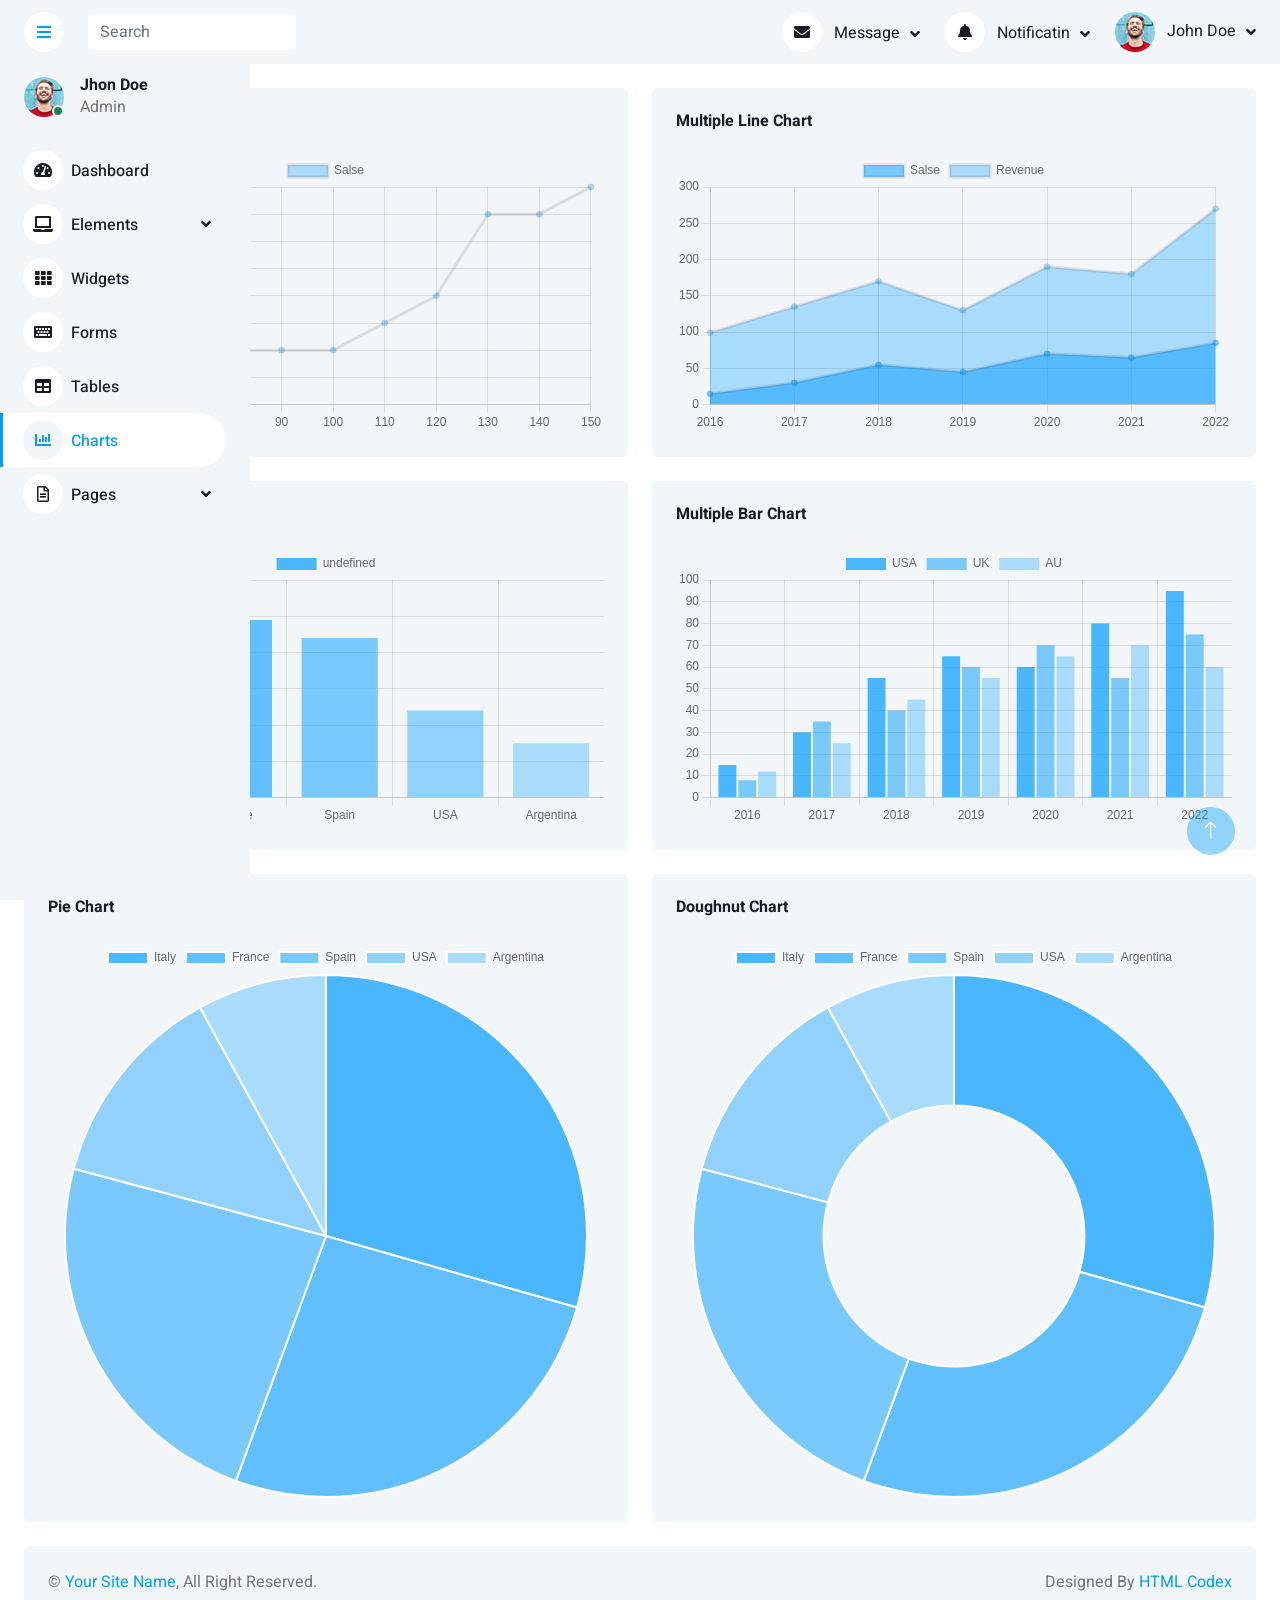
<file: RealEstateUI/wwwroot/dashmin-1.0.0/chart.html>
<!DOCTYPE html>
<html lang="en">

<head>
    <meta charset="utf-8">
    <title>DASHMIN - Bootstrap Admin Template</title>
    <meta content="width=device-width, initial-scale=1.0" name="viewport">
    <meta content="" name="keywords">
    <meta content="" name="description">

    <!-- Favicon -->
    <link href="img/favicon.ico" rel="icon">

    <!-- Google Web Fonts -->
    <link rel="preconnect" href="https://fonts.googleapis.com">
    <link rel="preconnect" href="https://fonts.gstatic.com" crossorigin>
    <link href="https://fonts.googleapis.com/css2?family=Heebo:wght@400;500;600;700&display=swap" rel="stylesheet">
    
    <!-- Icon Font Stylesheet -->
    <link href="https://cdnjs.cloudflare.com/ajax/libs/font-awesome/5.10.0/css/all.min.css" rel="stylesheet">
    <link href="https://cdn.jsdelivr.net/npm/bootstrap-icons@1.4.1/font/bootstrap-icons.css" rel="stylesheet">

    <!-- Libraries Stylesheet -->
    <link href="lib/owlcarousel/assets/owl.carousel.min.css" rel="stylesheet">
    <link href="lib/tempusdominus/css/tempusdominus-bootstrap-4.min.css" rel="stylesheet" />

    <!-- Customized Bootstrap Stylesheet -->
    <link href="css/bootstrap.min.css" rel="stylesheet">

    <!-- Template Stylesheet -->
    <link href="css/style.css" rel="stylesheet">
</head>

<body>
    <div class="container-xxl position-relative bg-white d-flex p-0">
        <!-- Spinner Start -->
        <div id="spinner" class="show bg-white position-fixed translate-middle w-100 vh-100 top-50 start-50 d-flex align-items-center justify-content-center">
            <div class="spinner-border text-primary" style="width: 3rem; height: 3rem;" role="status">
                <span class="sr-only">Loading...</span>
            </div>
        </div>
        <!-- Spinner End -->


        <!-- Sidebar Start -->
        <div class="sidebar pe-4 pb-3">
            <nav class="navbar bg-light navbar-light">
                <a href="index.html" class="navbar-brand mx-4 mb-3">
                    <h3 class="text-primary"><i class="fa fa-hashtag me-2"></i>DASHMIN</h3>
                </a>
                <div class="d-flex align-items-center ms-4 mb-4">
                    <div class="position-relative">
                        <img class="rounded-circle" src="img/user.jpg" alt="" style="width: 40px; height: 40px;">
                        <div class="bg-success rounded-circle border border-2 border-white position-absolute end-0 bottom-0 p-1"></div>
                    </div>
                    <div class="ms-3">
                        <h6 class="mb-0">Jhon Doe</h6>
                        <span>Admin</span>
                    </div>
                </div>
                <div class="navbar-nav w-100">
                    <a href="index.html" class="nav-item nav-link"><i class="fa fa-tachometer-alt me-2"></i>Dashboard</a>
                    <div class="nav-item dropdown">
                        <a href="#" class="nav-link dropdown-toggle" data-bs-toggle="dropdown"><i class="fa fa-laptop me-2"></i>Elements</a>
                        <div class="dropdown-menu bg-transparent border-0">
                            <a href="button.html" class="dropdown-item">Buttons</a>
                            <a href="typography.html" class="dropdown-item">Typography</a>
                            <a href="element.html" class="dropdown-item">Other Elements</a>
                        </div>
                    </div>
                    <a href="widget.html" class="nav-item nav-link"><i class="fa fa-th me-2"></i>Widgets</a>
                    <a href="form.html" class="nav-item nav-link"><i class="fa fa-keyboard me-2"></i>Forms</a>
                    <a href="table.html" class="nav-item nav-link"><i class="fa fa-table me-2"></i>Tables</a>
                    <a href="chart.html" class="nav-item nav-link active"><i class="fa fa-chart-bar me-2"></i>Charts</a>
                    <div class="nav-item dropdown">
                        <a href="#" class="nav-link dropdown-toggle" data-bs-toggle="dropdown"><i class="far fa-file-alt me-2"></i>Pages</a>
                        <div class="dropdown-menu bg-transparent border-0">
                            <a href="signin.html" class="dropdown-item">Sign In</a>
                            <a href="signup.html" class="dropdown-item">Sign Up</a>
                            <a href="404.html" class="dropdown-item">404 Error</a>
                            <a href="blank.html" class="dropdown-item">Blank Page</a>
                        </div>
                    </div>
                </div>
            </nav>
        </div>
        <!-- Sidebar End -->


        <!-- Content Start -->
        <div class="content">
            <!-- Navbar Start -->
            <nav class="navbar navbar-expand bg-light navbar-light sticky-top px-4 py-0">
                <a href="index.html" class="navbar-brand d-flex d-lg-none me-4">
                    <h2 class="text-primary mb-0"><i class="fa fa-hashtag"></i></h2>
                </a>
                <a href="#" class="sidebar-toggler flex-shrink-0">
                    <i class="fa fa-bars"></i>
                </a>
                <form class="d-none d-md-flex ms-4">
                    <input class="form-control border-0" type="search" placeholder="Search">
                </form>
                <div class="navbar-nav align-items-center ms-auto">
                    <div class="nav-item dropdown">
                        <a href="#" class="nav-link dropdown-toggle" data-bs-toggle="dropdown">
                            <i class="fa fa-envelope me-lg-2"></i>
                            <span class="d-none d-lg-inline-flex">Message</span>
                        </a>
                        <div class="dropdown-menu dropdown-menu-end bg-light border-0 rounded-0 rounded-bottom m-0">
                            <a href="#" class="dropdown-item">
                                <div class="d-flex align-items-center">
                                    <img class="rounded-circle" src="img/user.jpg" alt="" style="width: 40px; height: 40px;">
                                    <div class="ms-2">
                                        <h6 class="fw-normal mb-0">Jhon send you a message</h6>
                                        <small>15 minutes ago</small>
                                    </div>
                                </div>
                            </a>
                            <hr class="dropdown-divider">
                            <a href="#" class="dropdown-item">
                                <div class="d-flex align-items-center">
                                    <img class="rounded-circle" src="img/user.jpg" alt="" style="width: 40px; height: 40px;">
                                    <div class="ms-2">
                                        <h6 class="fw-normal mb-0">Jhon send you a message</h6>
                                        <small>15 minutes ago</small>
                                    </div>
                                </div>
                            </a>
                            <hr class="dropdown-divider">
                            <a href="#" class="dropdown-item">
                                <div class="d-flex align-items-center">
                                    <img class="rounded-circle" src="img/user.jpg" alt="" style="width: 40px; height: 40px;">
                                    <div class="ms-2">
                                        <h6 class="fw-normal mb-0">Jhon send you a message</h6>
                                        <small>15 minutes ago</small>
                                    </div>
                                </div>
                            </a>
                            <hr class="dropdown-divider">
                            <a href="#" class="dropdown-item text-center">See all message</a>
                        </div>
                    </div>
                    <div class="nav-item dropdown">
                        <a href="#" class="nav-link dropdown-toggle" data-bs-toggle="dropdown">
                            <i class="fa fa-bell me-lg-2"></i>
                            <span class="d-none d-lg-inline-flex">Notificatin</span>
                        </a>
                        <div class="dropdown-menu dropdown-menu-end bg-light border-0 rounded-0 rounded-bottom m-0">
                            <a href="#" class="dropdown-item">
                                <h6 class="fw-normal mb-0">Profile updated</h6>
                                <small>15 minutes ago</small>
                            </a>
                            <hr class="dropdown-divider">
                            <a href="#" class="dropdown-item">
                                <h6 class="fw-normal mb-0">New user added</h6>
                                <small>15 minutes ago</small>
                            </a>
                            <hr class="dropdown-divider">
                            <a href="#" class="dropdown-item">
                                <h6 class="fw-normal mb-0">Password changed</h6>
                                <small>15 minutes ago</small>
                            </a>
                            <hr class="dropdown-divider">
                            <a href="#" class="dropdown-item text-center">See all notifications</a>
                        </div>
                    </div>
                    <div class="nav-item dropdown">
                        <a href="#" class="nav-link dropdown-toggle" data-bs-toggle="dropdown">
                            <img class="rounded-circle me-lg-2" src="img/user.jpg" alt="" style="width: 40px; height: 40px;">
                            <span class="d-none d-lg-inline-flex">John Doe</span>
                        </a>
                        <div class="dropdown-menu dropdown-menu-end bg-light border-0 rounded-0 rounded-bottom m-0">
                            <a href="#" class="dropdown-item">My Profile</a>
                            <a href="#" class="dropdown-item">Settings</a>
                            <a href="#" class="dropdown-item">Log Out</a>
                        </div>
                    </div>
                </div>
            </nav>
            <!-- Navbar End -->


            <!-- Chart Start -->
            <div class="container-fluid pt-4 px-4">
                <div class="row g-4">
                    <div class="col-sm-12 col-xl-6">
                        <div class="bg-light rounded h-100 p-4">
                            <h6 class="mb-4">Single Line Chart</h6>
                            <canvas id="line-chart"></canvas>
                        </div>
                    </div>
                    <div class="col-sm-12 col-xl-6">
                        <div class="bg-light rounded h-100 p-4">
                            <h6 class="mb-4">Multiple Line Chart</h6>
                            <canvas id="salse-revenue"></canvas>
                        </div>
                    </div>
                    <div class="col-sm-12 col-xl-6">
                        <div class="bg-light rounded h-100 p-4">
                            <h6 class="mb-4">Single Bar Chart</h6>
                            <canvas id="bar-chart"></canvas>
                        </div>
                    </div>
                    <div class="col-sm-12 col-xl-6">
                        <div class="bg-light rounded h-100 p-4">
                            <h6 class="mb-4">Multiple Bar Chart</h6>
                            <canvas id="worldwide-sales"></canvas>
                        </div>
                    </div>
                    <div class="col-sm-12 col-xl-6">
                        <div class="bg-light rounded h-100 p-4">
                            <h6 class="mb-4">Pie Chart</h6>
                            <canvas id="pie-chart"></canvas>
                        </div>
                    </div>
                    <div class="col-sm-12 col-xl-6">
                        <div class="bg-light rounded h-100 p-4">
                            <h6 class="mb-4">Doughnut Chart</h6>
                            <canvas id="doughnut-chart"></canvas>
                        </div>
                    </div>
                </div>
            </div>
            <!-- Chart End -->


            <!-- Footer Start -->
            <div class="container-fluid pt-4 px-4">
                <div class="bg-light rounded-top p-4">
                    <div class="row">
                        <div class="col-12 col-sm-6 text-center text-sm-start">
                            &copy; <a href="#">Your Site Name</a>, All Right Reserved. 
                        </div>
                        <div class="col-12 col-sm-6 text-center text-sm-end">
                            <!--/*** This template is free as long as you keep the footer author’s credit link/attribution link/backlink. If you'd like to use the template without the footer author’s credit link/attribution link/backlink, you can purchase the Credit Removal License from "https://htmlcodex.com/credit-removal". Thank you for your support. ***/-->
                            Designed By <a href="https://htmlcodex.com">HTML Codex</a>
                        </div>
                    </div>
                </div>
            </div>
            <!-- Footer End -->
        </div>
        <!-- Content End -->


        <!-- Back to Top -->
        <a href="#" class="btn btn-lg btn-primary btn-lg-square back-to-top"><i class="bi bi-arrow-up"></i></a>
    </div>

    <!-- JavaScript Libraries -->
    <script src="https://code.jquery.com/jquery-3.4.1.min.js"></script>
    <script src="https://cdn.jsdelivr.net/npm/bootstrap@5.0.0/dist/js/bootstrap.bundle.min.js"></script>
    <script src="lib/chart/chart.min.js"></script>
    <script src="lib/easing/easing.min.js"></script>
    <script src="lib/waypoints/waypoints.min.js"></script>
    <script src="lib/owlcarousel/owl.carousel.min.js"></script>
    <script src="lib/tempusdominus/js/moment.min.js"></script>
    <script src="lib/tempusdominus/js/moment-timezone.min.js"></script>
    <script src="lib/tempusdominus/js/tempusdominus-bootstrap-4.min.js"></script>

    <!-- Template Javascript -->
    <script src="js/main.js"></script>
</body>

</html>
</file>
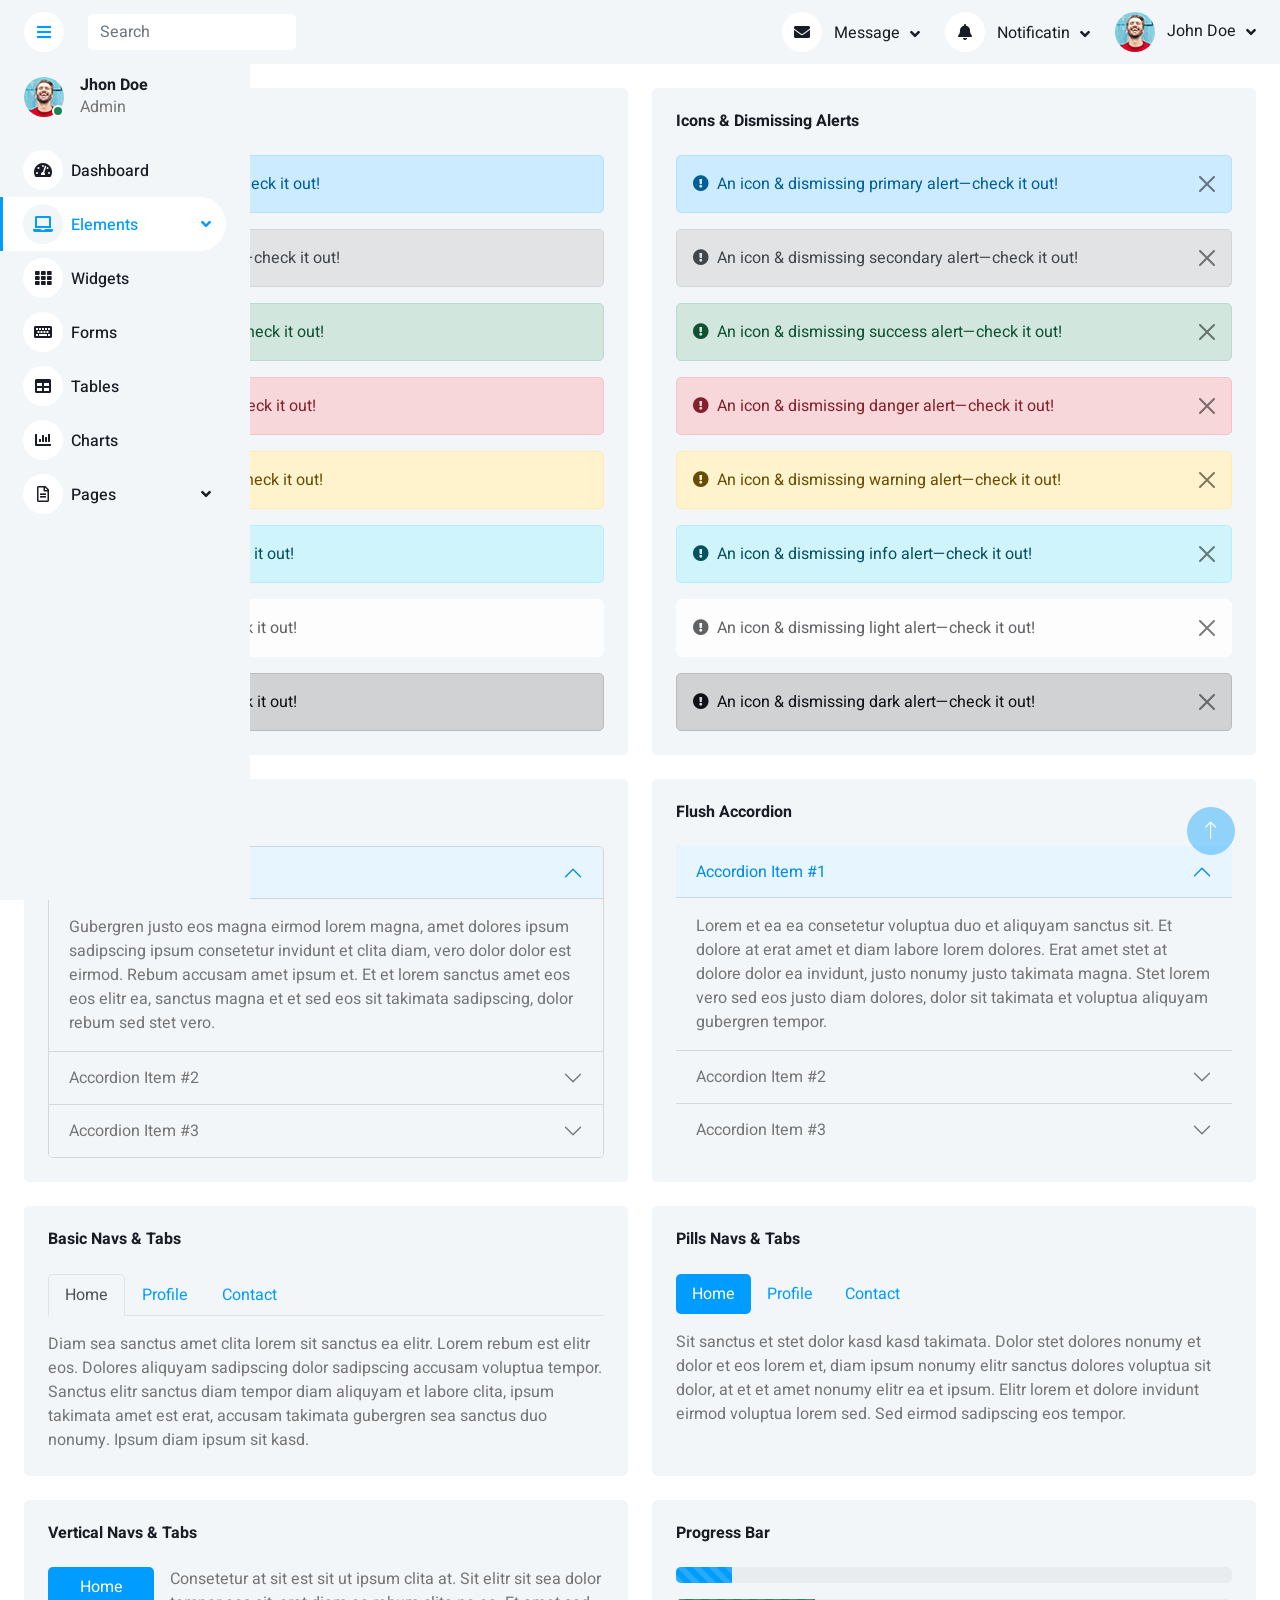
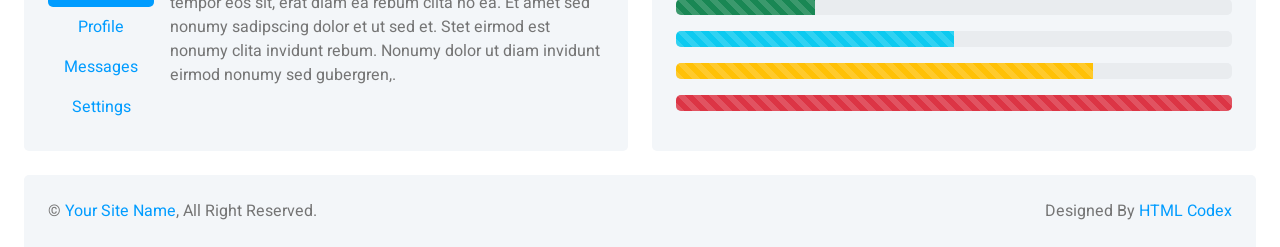
<file: RealEstateUI/wwwroot/dashmin-1.0.0/element.html>
<!DOCTYPE html>
<html lang="en">

<head>
    <meta charset="utf-8">
    <title>DASHMIN - Bootstrap Admin Template</title>
    <meta content="width=device-width, initial-scale=1.0" name="viewport">
    <meta content="" name="keywords">
    <meta content="" name="description">

    <!-- Favicon -->
    <link href="img/favicon.ico" rel="icon">

    <!-- Google Web Fonts -->
    <link rel="preconnect" href="https://fonts.googleapis.com">
    <link rel="preconnect" href="https://fonts.gstatic.com" crossorigin>
    <link href="https://fonts.googleapis.com/css2?family=Heebo:wght@400;500;600;700&display=swap" rel="stylesheet">
    
    <!-- Icon Font Stylesheet -->
    <link href="https://cdnjs.cloudflare.com/ajax/libs/font-awesome/5.10.0/css/all.min.css" rel="stylesheet">
    <link href="https://cdn.jsdelivr.net/npm/bootstrap-icons@1.4.1/font/bootstrap-icons.css" rel="stylesheet">

    <!-- Libraries Stylesheet -->
    <link href="lib/owlcarousel/assets/owl.carousel.min.css" rel="stylesheet">
    <link href="lib/tempusdominus/css/tempusdominus-bootstrap-4.min.css" rel="stylesheet" />

    <!-- Customized Bootstrap Stylesheet -->
    <link href="css/bootstrap.min.css" rel="stylesheet">

    <!-- Template Stylesheet -->
    <link href="css/style.css" rel="stylesheet">
</head>

<body>
    <div class="container-xxl position-relative bg-white d-flex p-0">
        <!-- Spinner Start -->
        <div id="spinner" class="show bg-white position-fixed translate-middle w-100 vh-100 top-50 start-50 d-flex align-items-center justify-content-center">
            <div class="spinner-border text-primary" style="width: 3rem; height: 3rem;" role="status">
                <span class="sr-only">Loading...</span>
            </div>
        </div>
        <!-- Spinner End -->


        <!-- Sidebar Start -->
        <div class="sidebar pe-4 pb-3">
            <nav class="navbar bg-light navbar-light">
                <a href="index.html" class="navbar-brand mx-4 mb-3">
                    <h3 class="text-primary"><i class="fa fa-hashtag me-2"></i>DASHMIN</h3>
                </a>
                <div class="d-flex align-items-center ms-4 mb-4">
                    <div class="position-relative">
                        <img class="rounded-circle" src="img/user.jpg" alt="" style="width: 40px; height: 40px;">
                        <div class="bg-success rounded-circle border border-2 border-white position-absolute end-0 bottom-0 p-1"></div>
                    </div>
                    <div class="ms-3">
                        <h6 class="mb-0">Jhon Doe</h6>
                        <span>Admin</span>
                    </div>
                </div>
                <div class="navbar-nav w-100">
                    <a href="index.html" class="nav-item nav-link"><i class="fa fa-tachometer-alt me-2"></i>Dashboard</a>
                    <div class="nav-item dropdown">
                        <a href="#" class="nav-link dropdown-toggle active" data-bs-toggle="dropdown"><i class="fa fa-laptop me-2"></i>Elements</a>
                        <div class="dropdown-menu bg-transparent border-0">
                            <a href="button.html" class="dropdown-item">Buttons</a>
                            <a href="typography.html" class="dropdown-item">Typography</a>
                            <a href="element.html" class="dropdown-item active">Other Elements</a>
                        </div>
                    </div>
                    <a href="widget.html" class="nav-item nav-link"><i class="fa fa-th me-2"></i>Widgets</a>
                    <a href="form.html" class="nav-item nav-link"><i class="fa fa-keyboard me-2"></i>Forms</a>
                    <a href="table.html" class="nav-item nav-link"><i class="fa fa-table me-2"></i>Tables</a>
                    <a href="chart.html" class="nav-item nav-link"><i class="fa fa-chart-bar me-2"></i>Charts</a>
                    <div class="nav-item dropdown">
                        <a href="#" class="nav-link dropdown-toggle" data-bs-toggle="dropdown"><i class="far fa-file-alt me-2"></i>Pages</a>
                        <div class="dropdown-menu bg-transparent border-0">
                            <a href="signin.html" class="dropdown-item">Sign In</a>
                            <a href="signup.html" class="dropdown-item">Sign Up</a>
                            <a href="404.html" class="dropdown-item">404 Error</a>
                            <a href="blank.html" class="dropdown-item">Blank Page</a>
                        </div>
                    </div>
                </div>
            </nav>
        </div>
        <!-- Sidebar End -->


        <!-- Content Start -->
        <div class="content">
            <!-- Navbar Start -->
            <nav class="navbar navbar-expand bg-light navbar-light sticky-top px-4 py-0">
                <a href="index.html" class="navbar-brand d-flex d-lg-none me-4">
                    <h2 class="text-primary mb-0"><i class="fa fa-hashtag"></i></h2>
                </a>
                <a href="#" class="sidebar-toggler flex-shrink-0">
                    <i class="fa fa-bars"></i>
                </a>
                <form class="d-none d-md-flex ms-4">
                    <input class="form-control border-0" type="search" placeholder="Search">
                </form>
                <div class="navbar-nav align-items-center ms-auto">
                    <div class="nav-item dropdown">
                        <a href="#" class="nav-link dropdown-toggle" data-bs-toggle="dropdown">
                            <i class="fa fa-envelope me-lg-2"></i>
                            <span class="d-none d-lg-inline-flex">Message</span>
                        </a>
                        <div class="dropdown-menu dropdown-menu-end bg-light border-0 rounded-0 rounded-bottom m-0">
                            <a href="#" class="dropdown-item">
                                <div class="d-flex align-items-center">
                                    <img class="rounded-circle" src="img/user.jpg" alt="" style="width: 40px; height: 40px;">
                                    <div class="ms-2">
                                        <h6 class="fw-normal mb-0">Jhon send you a message</h6>
                                        <small>15 minutes ago</small>
                                    </div>
                                </div>
                            </a>
                            <hr class="dropdown-divider">
                            <a href="#" class="dropdown-item">
                                <div class="d-flex align-items-center">
                                    <img class="rounded-circle" src="img/user.jpg" alt="" style="width: 40px; height: 40px;">
                                    <div class="ms-2">
                                        <h6 class="fw-normal mb-0">Jhon send you a message</h6>
                                        <small>15 minutes ago</small>
                                    </div>
                                </div>
                            </a>
                            <hr class="dropdown-divider">
                            <a href="#" class="dropdown-item">
                                <div class="d-flex align-items-center">
                                    <img class="rounded-circle" src="img/user.jpg" alt="" style="width: 40px; height: 40px;">
                                    <div class="ms-2">
                                        <h6 class="fw-normal mb-0">Jhon send you a message</h6>
                                        <small>15 minutes ago</small>
                                    </div>
                                </div>
                            </a>
                            <hr class="dropdown-divider">
                            <a href="#" class="dropdown-item text-center">See all message</a>
                        </div>
                    </div>
                    <div class="nav-item dropdown">
                        <a href="#" class="nav-link dropdown-toggle" data-bs-toggle="dropdown">
                            <i class="fa fa-bell me-lg-2"></i>
                            <span class="d-none d-lg-inline-flex">Notificatin</span>
                        </a>
                        <div class="dropdown-menu dropdown-menu-end bg-light border-0 rounded-0 rounded-bottom m-0">
                            <a href="#" class="dropdown-item">
                                <h6 class="fw-normal mb-0">Profile updated</h6>
                                <small>15 minutes ago</small>
                            </a>
                            <hr class="dropdown-divider">
                            <a href="#" class="dropdown-item">
                                <h6 class="fw-normal mb-0">New user added</h6>
                                <small>15 minutes ago</small>
                            </a>
                            <hr class="dropdown-divider">
                            <a href="#" class="dropdown-item">
                                <h6 class="fw-normal mb-0">Password changed</h6>
                                <small>15 minutes ago</small>
                            </a>
                            <hr class="dropdown-divider">
                            <a href="#" class="dropdown-item text-center">See all notifications</a>
                        </div>
                    </div>
                    <div class="nav-item dropdown">
                        <a href="#" class="nav-link dropdown-toggle" data-bs-toggle="dropdown">
                            <img class="rounded-circle me-lg-2" src="img/user.jpg" alt="" style="width: 40px; height: 40px;">
                            <span class="d-none d-lg-inline-flex">John Doe</span>
                        </a>
                        <div class="dropdown-menu dropdown-menu-end bg-light border-0 rounded-0 rounded-bottom m-0">
                            <a href="#" class="dropdown-item">My Profile</a>
                            <a href="#" class="dropdown-item">Settings</a>
                            <a href="#" class="dropdown-item">Log Out</a>
                        </div>
                    </div>
                </div>
            </nav>
            <!-- Navbar End -->


            <!-- Other Elements Start -->
            <div class="container-fluid pt-4 px-4">
                <div class="row g-4">
                    <div class="col-sm-12 col-xl-6">
                        <div class="bg-light rounded h-100 p-4">
                            <h6 class="mb-4">Basic Alerts</h6>
                            <div class="alert alert-primary" role="alert">
                                A simple primary alert—check it out!
                            </div>
                            <div class="alert alert-secondary" role="alert">
                                A simple secondary alert—check it out!
                            </div>
                            <div class="alert alert-success" role="alert">
                                A simple success alert—check it out!
                            </div>
                            <div class="alert alert-danger" role="alert">
                                A simple danger alert—check it out!
                            </div>
                            <div class="alert alert-warning" role="alert">
                                A simple warning alert—check it out!
                            </div>
                            <div class="alert alert-info" role="alert">
                                A simple info alert—check it out!
                            </div>
                            <div class="alert alert-light" role="alert">
                                A simple light alert—check it out!
                            </div>
                            <div class="alert alert-dark mb-0" role="alert">
                                A simple dark alert—check it out!
                            </div>
                        </div>
                    </div>
                    <div class="col-sm-12 col-xl-6">
                        <div class="bg-light rounded h-100 p-4">
                            <h6 class="mb-4">Icons & Dismissing Alerts</h6>
                            <div class="alert alert-primary alert-dismissible fade show" role="alert">
                                <i class="fa fa-exclamation-circle me-2"></i>An icon & dismissing primary alert—check it out!
                                <button type="button" class="btn-close" data-bs-dismiss="alert" aria-label="Close"></button>
                            </div>
                            <div class="alert alert-secondary alert-dismissible fade show" role="alert">
                                <i class="fa fa-exclamation-circle me-2"></i>An icon & dismissing secondary alert—check it out!
                                <button type="button" class="btn-close" data-bs-dismiss="alert" aria-label="Close"></button>
                            </div>
                            <div class="alert alert-success alert-dismissible fade show" role="alert">
                                <i class="fa fa-exclamation-circle me-2"></i>An icon & dismissing success alert—check it out!
                                <button type="button" class="btn-close" data-bs-dismiss="alert" aria-label="Close"></button>
                            </div>
                            <div class="alert alert-danger alert-dismissible fade show" role="alert">
                                <i class="fa fa-exclamation-circle me-2"></i>An icon & dismissing danger alert—check it out!
                                <button type="button" class="btn-close" data-bs-dismiss="alert" aria-label="Close"></button>
                            </div>
                            <div class="alert alert-warning alert-dismissible fade show" role="alert">
                                <i class="fa fa-exclamation-circle me-2"></i>An icon & dismissing warning alert—check it out!
                                <button type="button" class="btn-close" data-bs-dismiss="alert" aria-label="Close"></button>
                            </div>
                            <div class="alert alert-info alert-dismissible fade show" role="alert">
                                <i class="fa fa-exclamation-circle me-2"></i>An icon & dismissing info alert—check it out!
                                <button type="button" class="btn-close" data-bs-dismiss="alert" aria-label="Close"></button>
                            </div>
                            <div class="alert alert-light alert-dismissible fade show" role="alert">
                                <i class="fa fa-exclamation-circle me-2"></i>An icon & dismissing light alert—check it out!
                                <button type="button" class="btn-close" data-bs-dismiss="alert" aria-label="Close"></button>
                            </div>
                            <div class="alert alert-dark alert-dismissible fade show mb-0" role="alert">
                                <i class="fa fa-exclamation-circle me-2"></i>An icon & dismissing dark alert—check it out!
                                <button type="button" class="btn-close" data-bs-dismiss="alert" aria-label="Close"></button>
                            </div>
                        </div>
                    </div>
                    <div class="col-sm-12 col-xl-6">
                        <div class="bg-light rounded h-100 p-4">
                            <h6 class="mb-4">Basic Accordion</h6>
                            <div class="accordion" id="accordionExample">
                                <div class="accordion-item">
                                    <h2 class="accordion-header" id="headingOne">
                                        <button class="accordion-button" type="button" data-bs-toggle="collapse"
                                            data-bs-target="#collapseOne" aria-expanded="true"
                                            aria-controls="collapseOne">
                                            Accordion Item #1
                                        </button>
                                    </h2>
                                    <div id="collapseOne" class="accordion-collapse collapse show"
                                        aria-labelledby="headingOne" data-bs-parent="#accordionExample">
                                        <div class="accordion-body">
                                            Gubergren justo eos magna eirmod lorem magna, amet dolores ipsum sadipscing ipsum consetetur invidunt et clita diam, vero dolor dolor est eirmod. Rebum accusam amet ipsum et. Et et lorem sanctus amet eos eos elitr ea, sanctus magna et et sed eos sit takimata sadipscing, dolor rebum sed stet vero.
                                        </div>
                                    </div>
                                </div>
                                <div class="accordion-item">
                                    <h2 class="accordion-header" id="headingTwo">
                                        <button class="accordion-button collapsed" type="button"
                                            data-bs-toggle="collapse" data-bs-target="#collapseTwo"
                                            aria-expanded="false" aria-controls="collapseTwo">
                                            Accordion Item #2
                                        </button>
                                    </h2>
                                    <div id="collapseTwo" class="accordion-collapse collapse"
                                        aria-labelledby="headingTwo" data-bs-parent="#accordionExample">
                                        <div class="accordion-body">
                                            Voluptua sit dolores consetetur ea et diam est et takimata. Et erat sadipscing dolores et stet diam ut ut diam, sit aliquyam no magna et dolore lorem dolor sit. Lorem lorem sed sed duo, eirmod sit diam ipsum sit erat, lorem sit dolor diam amet ea aliquyam tempor rebum invidunt,.
                                        </div>
                                    </div>
                                </div>
                                <div class="accordion-item">
                                    <h2 class="accordion-header" id="headingThree">
                                        <button class="accordion-button collapsed" type="button"
                                            data-bs-toggle="collapse" data-bs-target="#collapseThree"
                                            aria-expanded="false" aria-controls="collapseThree">
                                            Accordion Item #3
                                        </button>
                                    </h2>
                                    <div id="collapseThree" class="accordion-collapse collapse"
                                        aria-labelledby="headingThree" data-bs-parent="#accordionExample">
                                        <div class="accordion-body">
                                            Dolore eos dolor tempor justo sea eos amet eos kasd dolor, et diam tempor lorem dolores vero. Stet dolore gubergren nonumy diam. Consetetur sit takimata magna invidunt, dolore sea amet consetetur ea et rebum, invidunt et amet sit sea. Dolor eirmod sed magna sadipscing sadipscing lorem lorem sed, sit lorem.
                                        </div>
                                    </div>
                                </div>
                            </div>
                        </div>
                    </div>
                    <div class="col-sm-12 col-xl-6">
                        <div class="bg-light rounded h-100 p-4">
                            <h6 class="mb-4">Flush Accordion</h6>
                            <div class="accordion accordion-flush" id="accordionFlushExample">
                                <div class="accordion-item">
                                    <h2 class="accordion-header" id="flush-headingOne">
                                        <button class="accordion-button" type="button"
                                            data-bs-toggle="collapse" data-bs-target="#flush-collapseOne"
                                            aria-expanded="true" aria-controls="flush-collapseOne">
                                            Accordion Item #1
                                        </button>
                                    </h2>
                                    <div id="flush-collapseOne" class="accordion-collapse collapse show"
                                        aria-labelledby="flush-headingOne" data-bs-parent="#accordionFlushExample">
                                        <div class="accordion-body">
                                            Lorem et ea ea consetetur voluptua duo et aliquyam sanctus sit. Et dolore at erat amet et diam labore lorem dolores. Erat amet stet at dolore dolor ea invidunt, justo nonumy justo takimata magna. Stet lorem vero sed eos justo diam dolores, dolor sit takimata et voluptua aliquyam gubergren tempor.
                                        </div>
                                    </div>
                                </div>
                                <div class="accordion-item">
                                    <h2 class="accordion-header" id="flush-headingTwo">
                                        <button class="accordion-button collapsed" type="button"
                                            data-bs-toggle="collapse" data-bs-target="#flush-collapseTwo"
                                            aria-expanded="false" aria-controls="flush-collapseTwo">
                                            Accordion Item #2
                                        </button>
                                    </h2>
                                    <div id="flush-collapseTwo" class="accordion-collapse collapse"
                                        aria-labelledby="flush-headingTwo" data-bs-parent="#accordionFlushExample">
                                        <div class="accordion-body">
                                            Sea diam dolore aliquyam aliquyam diam et consetetur et. Accusam amet no invidunt invidunt et consetetur, magna ut nonumy kasd erat tempor dolor et. Diam magna dolor sed amet duo dolores magna vero. Amet sit sadipscing ea diam clita lorem sit. Vero et et et tempor diam. Ipsum eirmod sit.
                                        </div>
                                    </div>
                                </div>
                                <div class="accordion-item">
                                    <h2 class="accordion-header" id="flush-headingThree">
                                        <button class="accordion-button collapsed" type="button"
                                            data-bs-toggle="collapse" data-bs-target="#flush-collapseThree"
                                            aria-expanded="false" aria-controls="flush-collapseThree">
                                            Accordion Item #3
                                        </button>
                                    </h2>
                                    <div id="flush-collapseThree" class="accordion-collapse collapse"
                                        aria-labelledby="flush-headingThree" data-bs-parent="#accordionFlushExample">
                                        <div class="accordion-body">
                                            Sea sea sit sanctus magna gubergren kasd, magna justo ea lorem lorem. Elitr aliquyam ipsum clita consetetur duo at nonumy invidunt, invidunt eos dolore vero sit amet amet magna tempor clita, takimata diam justo stet erat et vero erat. Sit ipsum eirmod sea ut vero dolores sea clita nonumy, no.
                                        </div>
                                    </div>
                                </div>
                            </div>
                        </div>
                    </div>
                    <div class="col-sm-12 col-xl-6">
                        <div class="bg-light rounded h-100 p-4">
                            <h6 class="mb-4">Basic Navs & Tabs</h6>
                            <nav>
                                <div class="nav nav-tabs" id="nav-tab" role="tablist">
                                    <button class="nav-link active" id="nav-home-tab" data-bs-toggle="tab"
                                        data-bs-target="#nav-home" type="button" role="tab" aria-controls="nav-home"
                                        aria-selected="true">Home</button>
                                    <button class="nav-link" id="nav-profile-tab" data-bs-toggle="tab"
                                        data-bs-target="#nav-profile" type="button" role="tab"
                                        aria-controls="nav-profile" aria-selected="false">Profile</button>
                                    <button class="nav-link" id="nav-contact-tab" data-bs-toggle="tab"
                                        data-bs-target="#nav-contact" type="button" role="tab"
                                        aria-controls="nav-contact" aria-selected="false">Contact</button>
                                </div>
                            </nav>
                            <div class="tab-content pt-3" id="nav-tabContent">
                                <div class="tab-pane fade show active" id="nav-home" role="tabpanel" aria-labelledby="nav-home-tab">
                                    Diam sea sanctus amet clita lorem sit sanctus ea elitr. Lorem rebum est elitr eos. Dolores aliquyam sadipscing dolor sadipscing accusam voluptua tempor. Sanctus elitr sanctus diam tempor diam aliquyam et labore clita, ipsum takimata amet est erat, accusam takimata gubergren sea sanctus duo nonumy. Ipsum diam ipsum sit kasd.
                                </div>
                                <div class="tab-pane fade" id="nav-profile" role="tabpanel" aria-labelledby="nav-profile-tab">
                                    Sanctus vero sit kasd sea gubergren takimata consetetur elitr elitr, consetetur sadipscing takimata ipsum dolores. Accusam duo accusam et labore ea elitr ipsum tempor sit, dolore aliquyam ipsum sit amet sit. Et dolore ipsum labore invidunt rebum. Sed dolore gubergren sanctus vero diam lorem rebum elitr, erat diam dolor clita.
                                </div>
                                <div class="tab-pane fade" id="nav-contact" role="tabpanel" aria-labelledby="nav-contact-tab">
                                    Sit consetetur eirmod lorem ea magna sadipscing ipsum elitr invidunt, dolores lorem erat ipsum ut aliquyam eos lorem sed. Nonumy aliquyam ea justo eos dolores dolores duo dolores. Aliquyam dolor sea dolores sit takimata no erat vero. At lorem justo tempor lorem duo, stet kasd aliquyam ipsum voluptua labore at.
                                </div>
                            </div>
                        </div>
                    </div>
                    <div class="col-sm-12 col-xl-6">
                        <div class="bg-light rounded h-100 p-4">
                            <h6 class="mb-4">Pills Navs & Tabs</h6>
                            <ul class="nav nav-pills mb-3" id="pills-tab" role="tablist">
                                <li class="nav-item" role="presentation">
                                    <button class="nav-link active" id="pills-home-tab" data-bs-toggle="pill"
                                        data-bs-target="#pills-home" type="button" role="tab" aria-controls="pills-home"
                                        aria-selected="true">Home</button>
                                </li>
                                <li class="nav-item" role="presentation">
                                    <button class="nav-link" id="pills-profile-tab" data-bs-toggle="pill"
                                        data-bs-target="#pills-profile" type="button" role="tab"
                                        aria-controls="pills-profile" aria-selected="false">Profile</button>
                                </li>
                                <li class="nav-item" role="presentation">
                                    <button class="nav-link" id="pills-contact-tab" data-bs-toggle="pill"
                                        data-bs-target="#pills-contact" type="button" role="tab"
                                        aria-controls="pills-contact" aria-selected="false">Contact</button>
                                </li>
                            </ul>
                            <div class="tab-content" id="pills-tabContent">
                                <div class="tab-pane fade show active" id="pills-home" role="tabpanel" aria-labelledby="pills-home-tab">
                                    Sit sanctus et stet dolor kasd kasd takimata. Dolor stet dolores nonumy et dolor et eos lorem et, diam ipsum nonumy elitr sanctus dolores voluptua sit dolor, at et et amet nonumy elitr ea et ipsum. Elitr lorem et dolore invidunt eirmod voluptua lorem sed. Sed eirmod sadipscing eos tempor.
                                </div>
                                <div class="tab-pane fade" id="pills-profile" role="tabpanel" aria-labelledby="pills-profile-tab">
                                    Invidunt rebum voluptua lorem eirmod dolore. Amet no sed sanctus lorem ea. Nonumy sit stet sit magna. Rebum rebum ipsum clita erat consetetur, sit dolor sit clita et amet. Est et clita dolore takimata, sea dolores tempor erat consetetur lorem. Consetetur sea sadipscing dolor et dolores et stet, tempor elitr.
                                </div>
                                <div class="tab-pane fade" id="pills-contact" role="tabpanel" aria-labelledby="pills-contact-tab">
                                    Et diam et est sed vero ipsum voluptua dolor et, sit eos justo ipsum no ipsum amet sed aliquyam dolore, ut ipsum sanctus et consetetur. Sit ea sit clita lorem ea gubergren. Et dolore vero sanctus voluptua ipsum sadipscing amet at. Et sed dolore voluptua dolor eos tempor, erat amet.
                                </div>
                            </div>
                        </div>
                    </div>
                    <div class="col-sm-12 col-xl-6">
                        <div class="bg-light rounded h-100 p-4">
                            <h6 class="mb-4">Vertical Navs & Tabs</h6>
                            <div class="d-flex align-items-start">
                                <div class="nav flex-column nav-pills me-3" id="v-pills-tab" role="tablist"
                                    aria-orientation="vertical">
                                    <button class="nav-link active" id="v-pills-home-tab" data-bs-toggle="pill"
                                        data-bs-target="#v-pills-home" type="button" role="tab"
                                        aria-controls="v-pills-home" aria-selected="true">Home</button>
                                    <button class="nav-link" id="v-pills-profile-tab" data-bs-toggle="pill"
                                        data-bs-target="#v-pills-profile" type="button" role="tab"
                                        aria-controls="v-pills-profile" aria-selected="false">Profile</button>
                                    <button class="nav-link" id="v-pills-messages-tab" data-bs-toggle="pill"
                                        data-bs-target="#v-pills-messages" type="button" role="tab"
                                        aria-controls="v-pills-messages" aria-selected="false">Messages</button>
                                    <button class="nav-link" id="v-pills-settings-tab" data-bs-toggle="pill"
                                        data-bs-target="#v-pills-settings" type="button" role="tab"
                                        aria-controls="v-pills-settings" aria-selected="false">Settings</button>
                                </div>
                                <div class="tab-content" id="v-pills-tabContent">
                                    <div class="tab-pane fade show active" id="v-pills-home" role="tabpanel" aria-labelledby="v-pills-home-tab">
                                        Consetetur at sit est sit ut ipsum clita at. Sit elitr sit sea dolor tempor eos sit, erat diam ea rebum clita no ea. Et amet sed nonumy sadipscing dolor et ut sed et. Stet eirmod est nonumy clita invidunt rebum. Nonumy dolor ut diam invidunt eirmod nonumy sed gubergren,.
                                    </div>
                                    <div class="tab-pane fade" id="v-pills-profile" role="tabpanel" aria-labelledby="v-pills-profile-tab">
                                        Tempor et kasd accusam duo et dolor no accusam dolore, dolor sed voluptua duo no, sit et stet lorem dolor ipsum tempor consetetur vero, consetetur est eos sit eirmod erat diam accusam sadipscing sit. Takimata erat ea eirmod tempor elitr dolore sadipscing kasd justo, elitr tempor sed eos sadipscing magna.
                                    </div>
                                    <div class="tab-pane fade" id="v-pills-messages" role="tabpanel" aria-labelledby="v-pills-messages-tab">
                                        Sed kasd kasd ea clita sed lorem amet tempor est voluptua, labore stet dolores gubergren clita lorem sed nonumy at. Dolores et ut erat voluptua. Est voluptua stet accusam rebum, elitr amet sit takimata sea eirmod. Sanctus elitr amet sit dolore sea stet et ut. Dolor et sanctus elitr ut.
                                    </div>
                                    <div class="tab-pane fade" id="v-pills-settings" role="tabpanel" aria-labelledby="v-pills-settings-tab">
                                        Sit et vero kasd sea et at, aliquyam takimata et et est, labore et takimata sed ut stet sanctus, nonumy dolor invidunt sit labore et, amet et dolor sit dolor tempor et dolor ipsum nonumy, accusam clita sadipscing ut et labore labore est, dolore accusam vero at est sit. Invidunt.
                                    </div>
                                </div>
                            </div>
                        </div>
                    </div>
                    <div class="col-sm-12 col-xl-6">
                        <div class="bg-light rounded h-100 p-4">
                            <h6 class="mb-4">Progress Bar</h6>
                            <div class="pg-bar mb-3">
                                <div class="progress">
                                    <div class="progress-bar progress-bar-striped" role="progressbar" aria-valuenow="10" aria-valuemin="0" aria-valuemax="100"></div>
                                </div>
                            </div>
                            <div class="pg-bar mb-3">
                                <div class="progress">
                                    <div class="progress-bar progress-bar-striped bg-success" role="progressbar" aria-valuenow="25" aria-valuemin="0" aria-valuemax="100"></div>
                                </div>
                            </div>
                            <div class="pg-bar mb-3">
                                <div class="progress">
                                    <div class="progress-bar progress-bar-striped bg-info" role="progressbar" aria-valuenow="50" aria-valuemin="0" aria-valuemax="100"></div>
                                </div>
                            </div>
                            <div class="pg-bar mb-3">
                                <div class="progress">
                                    <div class="progress-bar progress-bar-striped bg-warning" role="progressbar" aria-valuenow="75" aria-valuemin="0" aria-valuemax="100"></div>
                                </div>
                            </div>
                            <div class="pg-bar mb-0">
                                <div class="progress">
                                    <div class="progress-bar progress-bar-striped bg-danger" role="progressbar" aria-valuenow="100" aria-valuemin="0" aria-valuemax="100"></div>
                                </div>
                            </div>
                        </div>
                    </div>
                </div>
            </div>
            <!-- Other Elements End -->


            <!-- Footer Start -->
            <div class="container-fluid pt-4 px-4">
                <div class="bg-light rounded-top p-4">
                    <div class="row">
                        <div class="col-12 col-sm-6 text-center text-sm-start">
                            &copy; <a href="#">Your Site Name</a>, All Right Reserved. 
                        </div>
                        <div class="col-12 col-sm-6 text-center text-sm-end">
                            <!--/*** This template is free as long as you keep the footer author’s credit link/attribution link/backlink. If you'd like to use the template without the footer author’s credit link/attribution link/backlink, you can purchase the Credit Removal License from "https://htmlcodex.com/credit-removal". Thank you for your support. ***/-->
                            Designed By <a href="https://htmlcodex.com">HTML Codex</a>
                        </div>
                    </div>
                </div>
            </div>
            <!-- Footer End -->
        </div>
        <!-- Content End -->


        <!-- Back to Top -->
        <a href="#" class="btn btn-lg btn-primary btn-lg-square back-to-top"><i class="bi bi-arrow-up"></i></a>
    </div>

    <!-- JavaScript Libraries -->
    <script src="https://code.jquery.com/jquery-3.4.1.min.js"></script>
    <script src="https://cdn.jsdelivr.net/npm/bootstrap@5.0.0/dist/js/bootstrap.bundle.min.js"></script>
    <script src="lib/chart/chart.min.js"></script>
    <script src="lib/easing/easing.min.js"></script>
    <script src="lib/waypoints/waypoints.min.js"></script>
    <script src="lib/owlcarousel/owl.carousel.min.js"></script>
    <script src="lib/tempusdominus/js/moment.min.js"></script>
    <script src="lib/tempusdominus/js/moment-timezone.min.js"></script>
    <script src="lib/tempusdominus/js/tempusdominus-bootstrap-4.min.js"></script>

    <!-- Template Javascript -->
    <script src="js/main.js"></script>
</body>

</html>
</file>
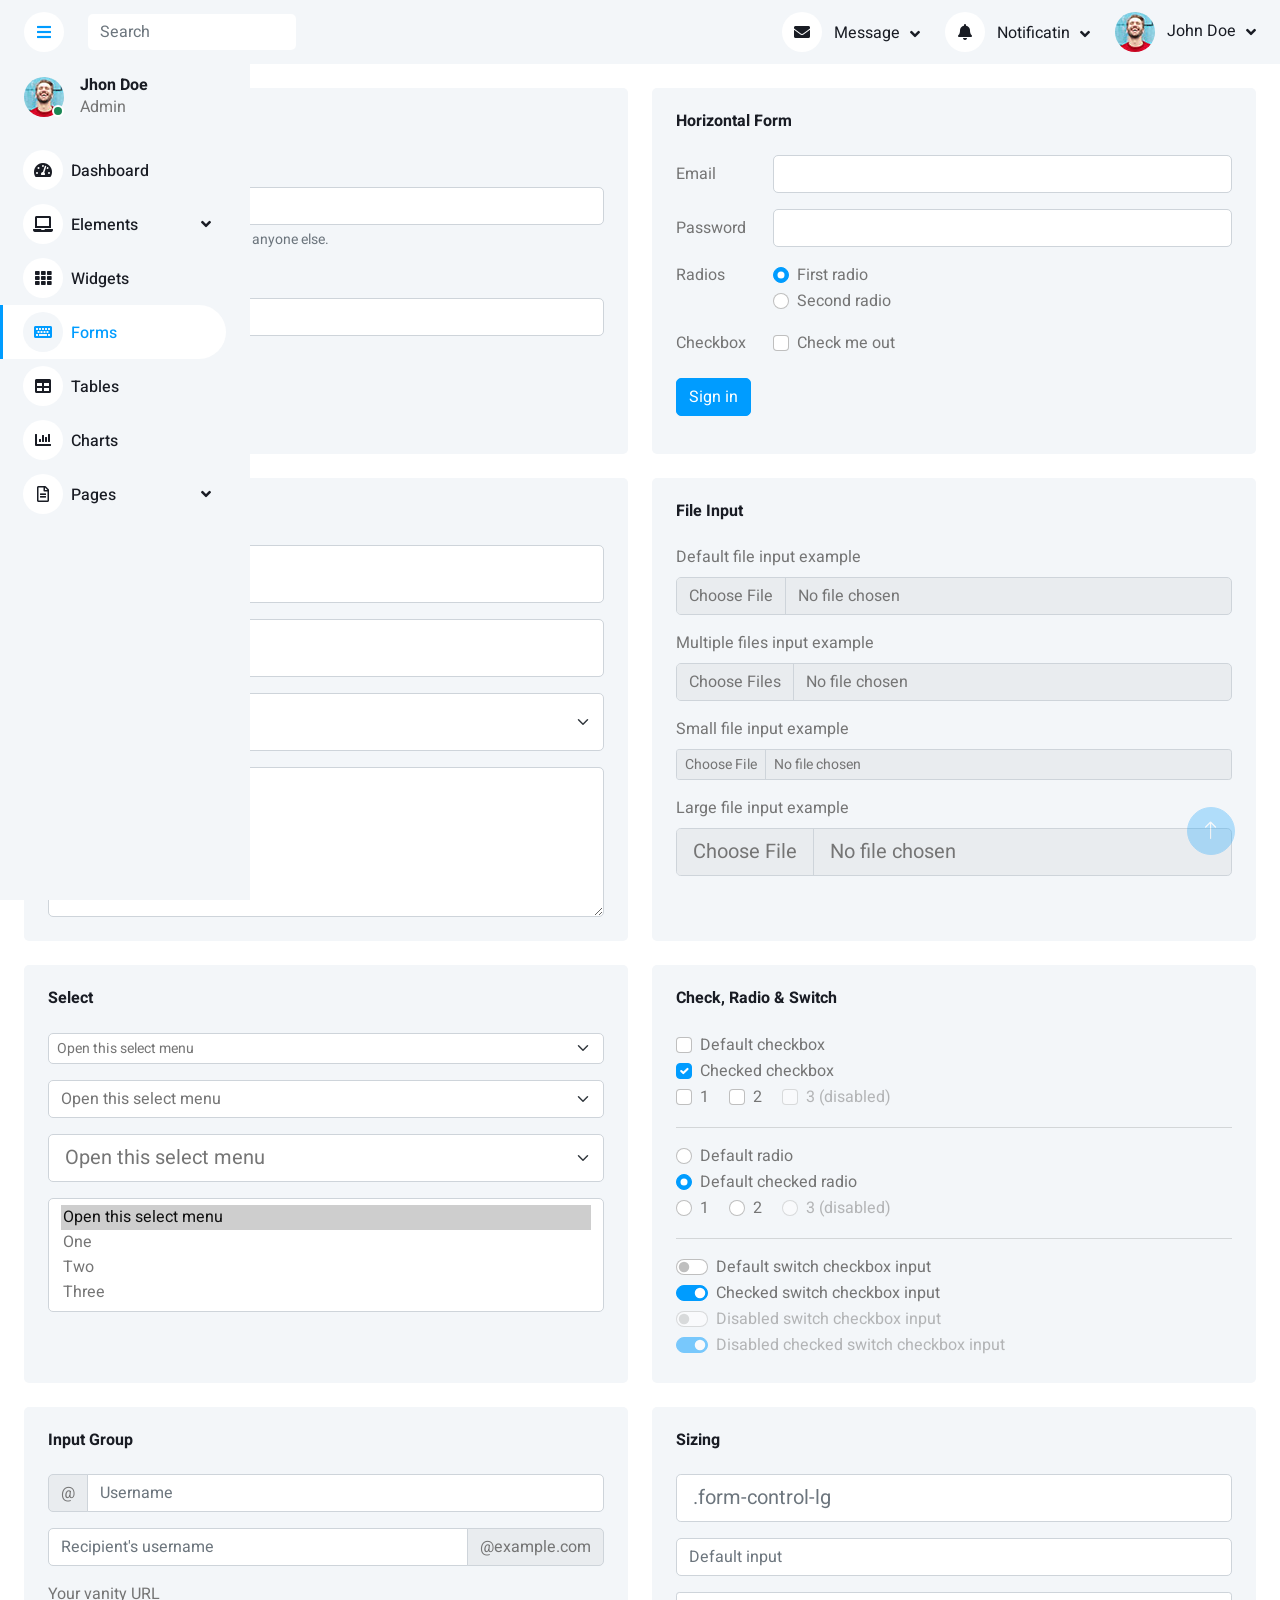
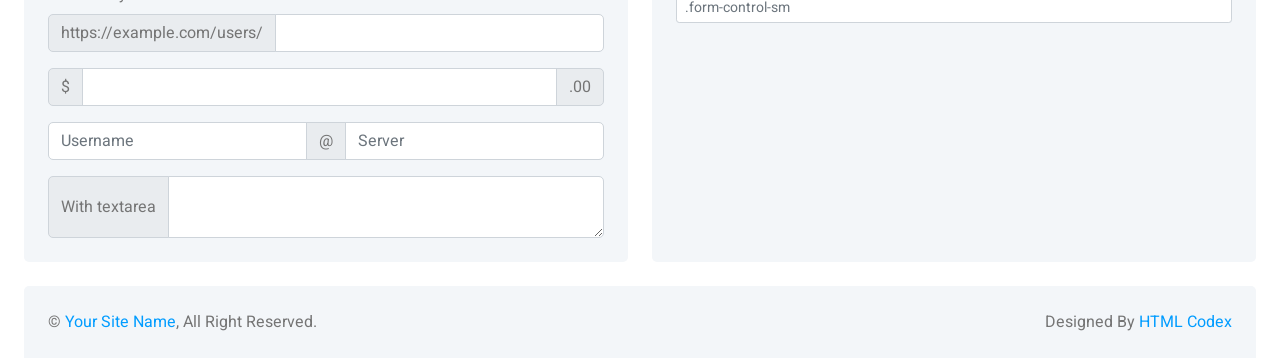
<file: RealEstateUI/wwwroot/dashmin-1.0.0/form.html>
<!DOCTYPE html>
<html lang="en">

<head>
    <meta charset="utf-8">
    <title>DASHMIN - Bootstrap Admin Template</title>
    <meta content="width=device-width, initial-scale=1.0" name="viewport">
    <meta content="" name="keywords">
    <meta content="" name="description">

    <!-- Favicon -->
    <link href="img/favicon.ico" rel="icon">

    <!-- Google Web Fonts -->
    <link rel="preconnect" href="https://fonts.googleapis.com">
    <link rel="preconnect" href="https://fonts.gstatic.com" crossorigin>
    <link href="https://fonts.googleapis.com/css2?family=Heebo:wght@400;500;600;700&display=swap" rel="stylesheet">
    
    <!-- Icon Font Stylesheet -->
    <link href="https://cdnjs.cloudflare.com/ajax/libs/font-awesome/5.10.0/css/all.min.css" rel="stylesheet">
    <link href="https://cdn.jsdelivr.net/npm/bootstrap-icons@1.4.1/font/bootstrap-icons.css" rel="stylesheet">

    <!-- Libraries Stylesheet -->
    <link href="lib/owlcarousel/assets/owl.carousel.min.css" rel="stylesheet">
    <link href="lib/tempusdominus/css/tempusdominus-bootstrap-4.min.css" rel="stylesheet" />

    <!-- Customized Bootstrap Stylesheet -->
    <link href="css/bootstrap.min.css" rel="stylesheet">

    <!-- Template Stylesheet -->
    <link href="css/style.css" rel="stylesheet">
</head>

<body>
    <div class="container-xxl position-relative bg-white d-flex p-0">
        <!-- Spinner Start -->
        <div id="spinner" class="show bg-white position-fixed translate-middle w-100 vh-100 top-50 start-50 d-flex align-items-center justify-content-center">
            <div class="spinner-border text-primary" style="width: 3rem; height: 3rem;" role="status">
                <span class="sr-only">Loading...</span>
            </div>
        </div>
        <!-- Spinner End -->


        <!-- Sidebar Start -->
        <div class="sidebar pe-4 pb-3">
            <nav class="navbar bg-light navbar-light">
                <a href="index.html" class="navbar-brand mx-4 mb-3">
                    <h3 class="text-primary"><i class="fa fa-hashtag me-2"></i>DASHMIN</h3>
                </a>
                <div class="d-flex align-items-center ms-4 mb-4">
                    <div class="position-relative">
                        <img class="rounded-circle" src="img/user.jpg" alt="" style="width: 40px; height: 40px;">
                        <div class="bg-success rounded-circle border border-2 border-white position-absolute end-0 bottom-0 p-1"></div>
                    </div>
                    <div class="ms-3">
                        <h6 class="mb-0">Jhon Doe</h6>
                        <span>Admin</span>
                    </div>
                </div>
                <div class="navbar-nav w-100">
                    <a href="index.html" class="nav-item nav-link"><i class="fa fa-tachometer-alt me-2"></i>Dashboard</a>
                    <div class="nav-item dropdown">
                        <a href="#" class="nav-link dropdown-toggle" data-bs-toggle="dropdown"><i class="fa fa-laptop me-2"></i>Elements</a>
                        <div class="dropdown-menu bg-transparent border-0">
                            <a href="button.html" class="dropdown-item">Buttons</a>
                            <a href="typography.html" class="dropdown-item">Typography</a>
                            <a href="element.html" class="dropdown-item">Other Elements</a>
                        </div>
                    </div>
                    <a href="widget.html" class="nav-item nav-link"><i class="fa fa-th me-2"></i>Widgets</a>
                    <a href="form.html" class="nav-item nav-link active"><i class="fa fa-keyboard me-2"></i>Forms</a>
                    <a href="table.html" class="nav-item nav-link"><i class="fa fa-table me-2"></i>Tables</a>
                    <a href="chart.html" class="nav-item nav-link"><i class="fa fa-chart-bar me-2"></i>Charts</a>
                    <div class="nav-item dropdown">
                        <a href="#" class="nav-link dropdown-toggle" data-bs-toggle="dropdown"><i class="far fa-file-alt me-2"></i>Pages</a>
                        <div class="dropdown-menu bg-transparent border-0">
                            <a href="signin.html" class="dropdown-item">Sign In</a>
                            <a href="signup.html" class="dropdown-item">Sign Up</a>
                            <a href="404.html" class="dropdown-item">404 Error</a>
                            <a href="blank.html" class="dropdown-item">Blank Page</a>
                        </div>
                    </div>
                </div>
            </nav>
        </div>
        <!-- Sidebar End -->


        <!-- Content Start -->
        <div class="content">
            <!-- Navbar Start -->
            <nav class="navbar navbar-expand bg-light navbar-light sticky-top px-4 py-0">
                <a href="index.html" class="navbar-brand d-flex d-lg-none me-4">
                    <h2 class="text-primary mb-0"><i class="fa fa-hashtag"></i></h2>
                </a>
                <a href="#" class="sidebar-toggler flex-shrink-0">
                    <i class="fa fa-bars"></i>
                </a>
                <form class="d-none d-md-flex ms-4">
                    <input class="form-control border-0" type="search" placeholder="Search">
                </form>
                <div class="navbar-nav align-items-center ms-auto">
                    <div class="nav-item dropdown">
                        <a href="#" class="nav-link dropdown-toggle" data-bs-toggle="dropdown">
                            <i class="fa fa-envelope me-lg-2"></i>
                            <span class="d-none d-lg-inline-flex">Message</span>
                        </a>
                        <div class="dropdown-menu dropdown-menu-end bg-light border-0 rounded-0 rounded-bottom m-0">
                            <a href="#" class="dropdown-item">
                                <div class="d-flex align-items-center">
                                    <img class="rounded-circle" src="img/user.jpg" alt="" style="width: 40px; height: 40px;">
                                    <div class="ms-2">
                                        <h6 class="fw-normal mb-0">Jhon send you a message</h6>
                                        <small>15 minutes ago</small>
                                    </div>
                                </div>
                            </a>
                            <hr class="dropdown-divider">
                            <a href="#" class="dropdown-item">
                                <div class="d-flex align-items-center">
                                    <img class="rounded-circle" src="img/user.jpg" alt="" style="width: 40px; height: 40px;">
                                    <div class="ms-2">
                                        <h6 class="fw-normal mb-0">Jhon send you a message</h6>
                                        <small>15 minutes ago</small>
                                    </div>
                                </div>
                            </a>
                            <hr class="dropdown-divider">
                            <a href="#" class="dropdown-item">
                                <div class="d-flex align-items-center">
                                    <img class="rounded-circle" src="img/user.jpg" alt="" style="width: 40px; height: 40px;">
                                    <div class="ms-2">
                                        <h6 class="fw-normal mb-0">Jhon send you a message</h6>
                                        <small>15 minutes ago</small>
                                    </div>
                                </div>
                            </a>
                            <hr class="dropdown-divider">
                            <a href="#" class="dropdown-item text-center">See all message</a>
                        </div>
                    </div>
                    <div class="nav-item dropdown">
                        <a href="#" class="nav-link dropdown-toggle" data-bs-toggle="dropdown">
                            <i class="fa fa-bell me-lg-2"></i>
                            <span class="d-none d-lg-inline-flex">Notificatin</span>
                        </a>
                        <div class="dropdown-menu dropdown-menu-end bg-light border-0 rounded-0 rounded-bottom m-0">
                            <a href="#" class="dropdown-item">
                                <h6 class="fw-normal mb-0">Profile updated</h6>
                                <small>15 minutes ago</small>
                            </a>
                            <hr class="dropdown-divider">
                            <a href="#" class="dropdown-item">
                                <h6 class="fw-normal mb-0">New user added</h6>
                                <small>15 minutes ago</small>
                            </a>
                            <hr class="dropdown-divider">
                            <a href="#" class="dropdown-item">
                                <h6 class="fw-normal mb-0">Password changed</h6>
                                <small>15 minutes ago</small>
                            </a>
                            <hr class="dropdown-divider">
                            <a href="#" class="dropdown-item text-center">See all notifications</a>
                        </div>
                    </div>
                    <div class="nav-item dropdown">
                        <a href="#" class="nav-link dropdown-toggle" data-bs-toggle="dropdown">
                            <img class="rounded-circle me-lg-2" src="img/user.jpg" alt="" style="width: 40px; height: 40px;">
                            <span class="d-none d-lg-inline-flex">John Doe</span>
                        </a>
                        <div class="dropdown-menu dropdown-menu-end bg-light border-0 rounded-0 rounded-bottom m-0">
                            <a href="#" class="dropdown-item">My Profile</a>
                            <a href="#" class="dropdown-item">Settings</a>
                            <a href="#" class="dropdown-item">Log Out</a>
                        </div>
                    </div>
                </div>
            </nav>
            <!-- Navbar End -->


            <!-- Form Start -->
            <div class="container-fluid pt-4 px-4">
                <div class="row g-4">
                    <div class="col-sm-12 col-xl-6">
                        <div class="bg-light rounded h-100 p-4">
                            <h6 class="mb-4">Basic Form</h6>
                            <form>
                                <div class="mb-3">
                                    <label for="exampleInputEmail1" class="form-label">Email address</label>
                                    <input type="email" class="form-control" id="exampleInputEmail1"
                                        aria-describedby="emailHelp">
                                    <div id="emailHelp" class="form-text">We'll never share your email with anyone else.
                                    </div>
                                </div>
                                <div class="mb-3">
                                    <label for="exampleInputPassword1" class="form-label">Password</label>
                                    <input type="password" class="form-control" id="exampleInputPassword1">
                                </div>
                                <div class="mb-3 form-check">
                                    <input type="checkbox" class="form-check-input" id="exampleCheck1">
                                    <label class="form-check-label" for="exampleCheck1">Check me out</label>
                                </div>
                                <button type="submit" class="btn btn-primary">Sign in</button>
                            </form>
                        </div>
                    </div>
                    <div class="col-sm-12 col-xl-6">
                        <div class="bg-light rounded h-100 p-4">
                            <h6 class="mb-4">Horizontal Form</h6>
                            <form>
                                <div class="row mb-3">
                                    <label for="inputEmail3" class="col-sm-2 col-form-label">Email</label>
                                    <div class="col-sm-10">
                                        <input type="email" class="form-control" id="inputEmail3">
                                    </div>
                                </div>
                                <div class="row mb-3">
                                    <label for="inputPassword3" class="col-sm-2 col-form-label">Password</label>
                                    <div class="col-sm-10">
                                        <input type="password" class="form-control" id="inputPassword3">
                                    </div>
                                </div>
                                <fieldset class="row mb-3">
                                    <legend class="col-form-label col-sm-2 pt-0">Radios</legend>
                                    <div class="col-sm-10">
                                        <div class="form-check">
                                            <input class="form-check-input" type="radio" name="gridRadios"
                                                id="gridRadios1" value="option1" checked>
                                            <label class="form-check-label" for="gridRadios1">
                                                First radio
                                            </label>
                                        </div>
                                        <div class="form-check">
                                            <input class="form-check-input" type="radio" name="gridRadios"
                                                id="gridRadios2" value="option2">
                                            <label class="form-check-label" for="gridRadios2">
                                                Second radio
                                            </label>
                                        </div>
                                    </div>
                                </fieldset>
                                <div class="row mb-3">
                                    <legend class="col-form-label col-sm-2 pt-0">Checkbox</legend>
                                    <div class="col-sm-10">
                                        <div class="form-check">
                                            <input class="form-check-input" type="checkbox" id="gridCheck1">
                                            <label class="form-check-label" for="gridCheck1">
                                                Check me out
                                            </label>
                                        </div>
                                    </div>
                                </div>
                                <button type="submit" class="btn btn-primary">Sign in</button>
                            </form>
                        </div>
                    </div>
                    <div class="col-sm-12 col-xl-6">
                        <div class="bg-light rounded h-100 p-4">
                            <h6 class="mb-4">Floating Label</h6>
                            <div class="form-floating mb-3">
                                <input type="email" class="form-control" id="floatingInput"
                                    placeholder="name@example.com">
                                <label for="floatingInput">Email address</label>
                            </div>
                            <div class="form-floating mb-3">
                                <input type="password" class="form-control" id="floatingPassword"
                                    placeholder="Password">
                                <label for="floatingPassword">Password</label>
                            </div>
                            <div class="form-floating mb-3">
                                <select class="form-select" id="floatingSelect"
                                    aria-label="Floating label select example">
                                    <option selected>Open this select menu</option>
                                    <option value="1">One</option>
                                    <option value="2">Two</option>
                                    <option value="3">Three</option>
                                </select>
                                <label for="floatingSelect">Works with selects</label>
                            </div>
                            <div class="form-floating">
                                <textarea class="form-control" placeholder="Leave a comment here"
                                    id="floatingTextarea" style="height: 150px;"></textarea>
                                <label for="floatingTextarea">Comments</label>
                            </div>
                        </div>
                    </div>
                    <div class="col-sm-12 col-xl-6">
                        <div class="bg-light rounded h-100 p-4">
                            <h6 class="mb-4">File Input</h6>
                            <div class="mb-3">
                                <label for="formFile" class="form-label">Default file input example</label>
                                <input class="form-control" type="file" id="formFile">
                            </div>
                            <div class="mb-3">
                                <label for="formFileMultiple" class="form-label">Multiple files input example</label>
                                <input class="form-control" type="file" id="formFileMultiple" multiple>
                            </div>
                            <div class="mb-3">
                                <label for="formFileSm" class="form-label">Small file input example</label>
                                <input class="form-control form-control-sm" id="formFileSm" type="file">
                            </div>
                            <div>
                                <label for="formFileLg" class="form-label">Large file input example</label>
                                <input class="form-control form-control-lg" id="formFileLg" type="file">
                            </div>
                        </div>
                    </div>
                    <div class="col-sm-12 col-xl-6">
                        <div class="bg-light rounded h-100 p-4">
                            <h6 class="mb-4">Select</h6>
                            <select class="form-select form-select-sm mb-3" aria-label=".form-select-sm example">
                                <option selected>Open this select menu</option>
                                <option value="1">One</option>
                                <option value="2">Two</option>
                                <option value="3">Three</option>
                            </select>
                            <select class="form-select mb-3" aria-label="Default select example">
                                <option selected>Open this select menu</option>
                                <option value="1">One</option>
                                <option value="2">Two</option>
                                <option value="3">Three</option>
                            </select>
                            <select class="form-select form-select-lg mb-3" aria-label=".form-select-lg example">
                                <option selected>Open this select menu</option>
                                <option value="1">One</option>
                                <option value="2">Two</option>
                                <option value="3">Three</option>
                            </select>
                            <select class="form-select" multiple aria-label="multiple select example">
                                <option selected>Open this select menu</option>
                                <option value="1">One</option>
                                <option value="2">Two</option>
                                <option value="3">Three</option>
                            </select>
                        </div>
                    </div>
                    <div class="col-sm-12 col-xl-6">
                        <div class="bg-light rounded h-100 p-4">
                            <h6 class="mb-4">Check, Radio & Switch</h6>
                            <div class="form-check">
                                <input class="form-check-input" type="checkbox" value="" id="flexCheckDefault">
                                <label class="form-check-label" for="flexCheckDefault">
                                    Default checkbox
                                </label>
                            </div>
                            <div class="form-check">
                                <input class="form-check-input" type="checkbox" value="" id="flexCheckChecked" checked>
                                <label class="form-check-label" for="flexCheckChecked">
                                    Checked checkbox
                                </label>
                            </div>
                            <div class="form-check form-check-inline">
                                <input class="form-check-input" type="checkbox" id="inlineCheckbox1" value="option1">
                                <label class="form-check-label" for="inlineCheckbox1">1</label>
                            </div>
                            <div class="form-check form-check-inline">
                                <input class="form-check-input" type="checkbox" id="inlineCheckbox2" value="option2">
                                <label class="form-check-label" for="inlineCheckbox2">2</label>
                            </div>
                            <div class="form-check form-check-inline">
                                <input class="form-check-input" type="checkbox" id="inlineCheckbox3" value="option3"
                                    disabled>
                                <label class="form-check-label" for="inlineCheckbox3">3 (disabled)</label>
                            </div>
                            <hr>
                            <div class="form-check">
                                <input class="form-check-input" type="radio" name="flexRadioDefault"
                                    id="flexRadioDefault1">
                                <label class="form-check-label" for="flexRadioDefault1">
                                    Default radio
                                </label>
                            </div>
                            <div class="form-check">
                                <input class="form-check-input" type="radio" name="flexRadioDefault"
                                    id="flexRadioDefault2" checked>
                                <label class="form-check-label" for="flexRadioDefault2">
                                    Default checked radio
                                </label>
                            </div>
                            <div class="form-check form-check-inline">
                                <input class="form-check-input" type="radio" name="inlineRadioOptions" id="inlineRadio1"
                                    value="option1">
                                <label class="form-check-label" for="inlineRadio1">1</label>
                            </div>
                            <div class="form-check form-check-inline">
                                <input class="form-check-input" type="radio" name="inlineRadioOptions" id="inlineRadio2"
                                    value="option2">
                                <label class="form-check-label" for="inlineRadio2">2</label>
                            </div>
                            <div class="form-check form-check-inline">
                                <input class="form-check-input" type="radio" name="inlineRadioOptions" id="inlineRadio3"
                                    value="option3" disabled>
                                <label class="form-check-label" for="inlineRadio3">3 (disabled)</label>
                            </div>
                            <hr>
                            <div class="form-check form-switch">
                                <input class="form-check-input" type="checkbox" role="switch"
                                    id="flexSwitchCheckDefault">
                                <label class="form-check-label" for="flexSwitchCheckDefault">Default switch checkbox
                                    input</label>
                            </div>
                            <div class="form-check form-switch">
                                <input class="form-check-input" type="checkbox" role="switch"
                                    id="flexSwitchCheckChecked" checked>
                                <label class="form-check-label" for="flexSwitchCheckChecked">Checked switch checkbox
                                    input</label>
                            </div>
                            <div class="form-check form-switch">
                                <input class="form-check-input" type="checkbox" role="switch"
                                    id="flexSwitchCheckDisabled" disabled>
                                <label class="form-check-label" for="flexSwitchCheckDisabled">Disabled switch checkbox
                                    input</label>
                            </div>
                            <div class="form-check form-switch">
                                <input class="form-check-input" type="checkbox" role="switch"
                                    id="flexSwitchCheckCheckedDisabled" checked disabled>
                                <label class="form-check-label" for="flexSwitchCheckCheckedDisabled">Disabled checked
                                    switch checkbox input</label>
                            </div>
                        </div>
                    </div>
                    <div class="col-sm-12 col-xl-6">
                        <div class="bg-light rounded h-100 p-4">
                            <h6 class="mb-4">Input Group</h6>
                            <div class="input-group mb-3">
                                <span class="input-group-text" id="basic-addon1">@</span>
                                <input type="text" class="form-control" placeholder="Username" aria-label="Username"
                                    aria-describedby="basic-addon1">
                            </div>
                            <div class="input-group mb-3">
                                <input type="text" class="form-control" placeholder="Recipient's username"
                                    aria-label="Recipient's username" aria-describedby="basic-addon2">
                                <span class="input-group-text" id="basic-addon2">@example.com</span>
                            </div>
                            <label for="basic-url" class="form-label">Your vanity URL</label>
                            <div class="input-group mb-3">
                                <span class="input-group-text" id="basic-addon3">https://example.com/users/</span>
                                <input type="text" class="form-control" id="basic-url" aria-describedby="basic-addon3">
                            </div>
                            <div class="input-group mb-3">
                                <span class="input-group-text">$</span>
                                <input type="text" class="form-control" aria-label="Amount (to the nearest dollar)">
                                <span class="input-group-text">.00</span>
                            </div>
                            <div class="input-group mb-3">
                                <input type="text" class="form-control" placeholder="Username" aria-label="Username">
                                <span class="input-group-text">@</span>
                                <input type="text" class="form-control" placeholder="Server" aria-label="Server">
                            </div>
                            <div class="input-group">
                                <span class="input-group-text">With textarea</span>
                                <textarea class="form-control" aria-label="With textarea"></textarea>
                            </div>
                        </div>
                    </div>
                    <div class="col-sm-12 col-xl-6">
                        <div class="bg-light rounded h-100 p-4">
                            <h6 class="mb-4">Sizing</h6>
                            <input class="form-control form-control-lg mb-3" type="text" placeholder=".form-control-lg"
                                aria-label=".form-control-lg example">
                            <input class="form-control mb-3" type="text" placeholder="Default input"
                                aria-label="default input example">
                            <input class="form-control form-control-sm" type="text" placeholder=".form-control-sm"
                                aria-label=".form-control-sm example">
                        </div>
                    </div>
                </div>
            </div>
            <!-- Form End -->


            <!-- Footer Start -->
            <div class="container-fluid pt-4 px-4">
                <div class="bg-light rounded-top p-4">
                    <div class="row">
                        <div class="col-12 col-sm-6 text-center text-sm-start">
                            &copy; <a href="#">Your Site Name</a>, All Right Reserved. 
                        </div>
                        <div class="col-12 col-sm-6 text-center text-sm-end">
                            <!--/*** This template is free as long as you keep the footer author’s credit link/attribution link/backlink. If you'd like to use the template without the footer author’s credit link/attribution link/backlink, you can purchase the Credit Removal License from "https://htmlcodex.com/credit-removal". Thank you for your support. ***/-->
                            Designed By <a href="https://htmlcodex.com">HTML Codex</a>
                        </div>
                    </div>
                </div>
            </div>
            <!-- Footer End -->
        </div>
        <!-- Content End -->


        <!-- Back to Top -->
        <a href="#" class="btn btn-lg btn-primary btn-lg-square back-to-top"><i class="bi bi-arrow-up"></i></a>
    </div>

    <!-- JavaScript Libraries -->
    <script src="https://code.jquery.com/jquery-3.4.1.min.js"></script>
    <script src="https://cdn.jsdelivr.net/npm/bootstrap@5.0.0/dist/js/bootstrap.bundle.min.js"></script>
    <script src="lib/chart/chart.min.js"></script>
    <script src="lib/easing/easing.min.js"></script>
    <script src="lib/waypoints/waypoints.min.js"></script>
    <script src="lib/owlcarousel/owl.carousel.min.js"></script>
    <script src="lib/tempusdominus/js/moment.min.js"></script>
    <script src="lib/tempusdominus/js/moment-timezone.min.js"></script>
    <script src="lib/tempusdominus/js/tempusdominus-bootstrap-4.min.js"></script>

    <!-- Template Javascript -->
    <script src="js/main.js"></script>
</body>

</html>
</file>
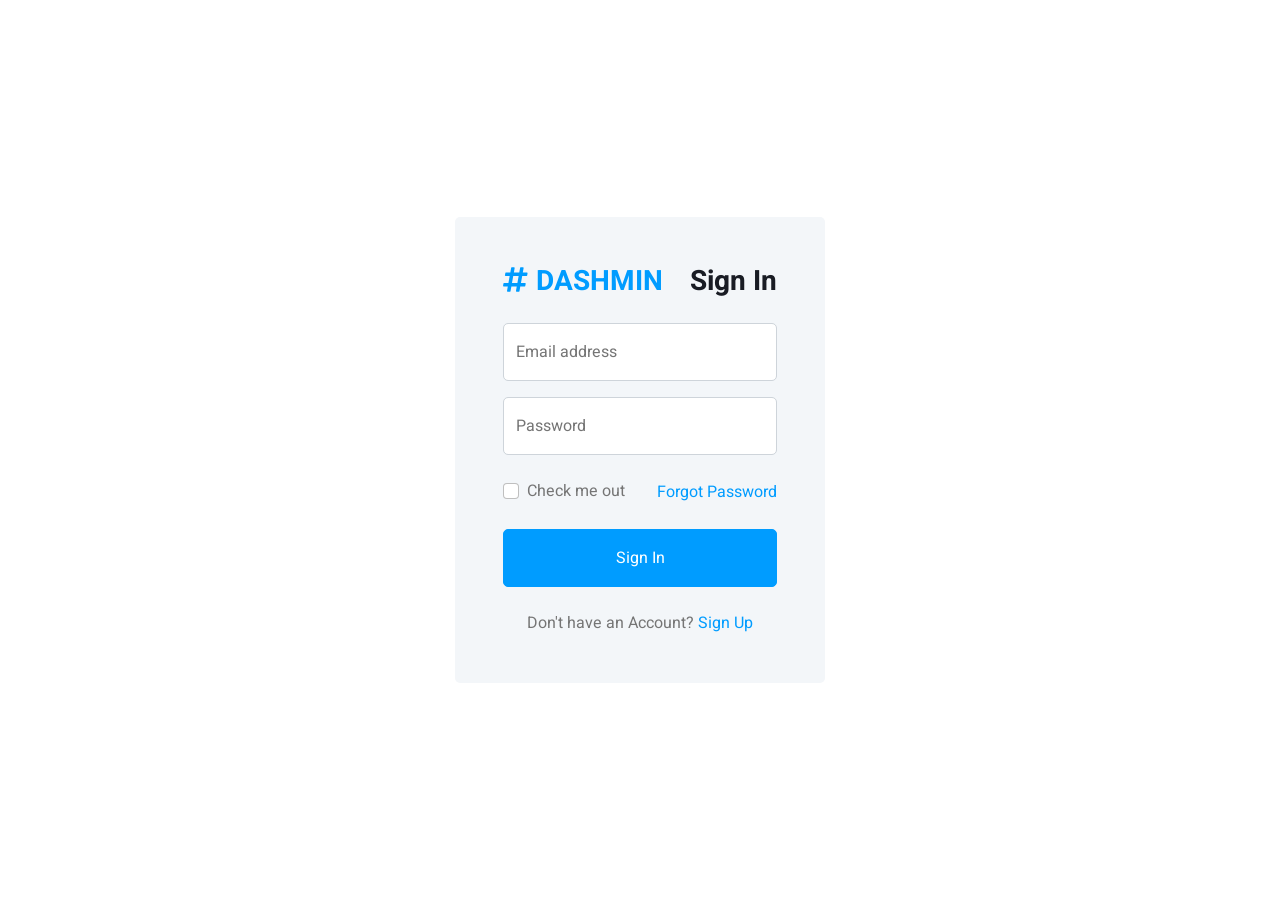
<file: RealEstateUI/wwwroot/dashmin-1.0.0/signin.html>
<!DOCTYPE html>
<html lang="en">

<head>
    <meta charset="utf-8">
    <title>DASHMIN - Bootstrap Admin Template</title>
    <meta content="width=device-width, initial-scale=1.0" name="viewport">
    <meta content="" name="keywords">
    <meta content="" name="description">

    <!-- Favicon -->
    <link href="img/favicon.ico" rel="icon">

    <!-- Google Web Fonts -->
    <link rel="preconnect" href="https://fonts.googleapis.com">
    <link rel="preconnect" href="https://fonts.gstatic.com" crossorigin>
    <link href="https://fonts.googleapis.com/css2?family=Heebo:wght@400;500;600;700&display=swap" rel="stylesheet">
    
    <!-- Icon Font Stylesheet -->
    <link href="https://cdnjs.cloudflare.com/ajax/libs/font-awesome/5.10.0/css/all.min.css" rel="stylesheet">
    <link href="https://cdn.jsdelivr.net/npm/bootstrap-icons@1.4.1/font/bootstrap-icons.css" rel="stylesheet">

    <!-- Libraries Stylesheet -->
    <link href="lib/owlcarousel/assets/owl.carousel.min.css" rel="stylesheet">
    <link href="lib/tempusdominus/css/tempusdominus-bootstrap-4.min.css" rel="stylesheet" />

    <!-- Customized Bootstrap Stylesheet -->
    <link href="css/bootstrap.min.css" rel="stylesheet">

    <!-- Template Stylesheet -->
    <link href="css/style.css" rel="stylesheet">
</head>

<body>
    <div class="container-xxl position-relative bg-white d-flex p-0">
        <!-- Spinner Start -->
        <div id="spinner" class="show bg-white position-fixed translate-middle w-100 vh-100 top-50 start-50 d-flex align-items-center justify-content-center">
            <div class="spinner-border text-primary" style="width: 3rem; height: 3rem;" role="status">
                <span class="sr-only">Loading...</span>
            </div>
        </div>
        <!-- Spinner End -->


        <!-- Sign In Start -->
        <div class="container-fluid">
            <div class="row h-100 align-items-center justify-content-center" style="min-height: 100vh;">
                <div class="col-12 col-sm-8 col-md-6 col-lg-5 col-xl-4">
                    <div class="bg-light rounded p-4 p-sm-5 my-4 mx-3">
                        <div class="d-flex align-items-center justify-content-between mb-3">
                            <a href="index.html" class="">
                                <h3 class="text-primary"><i class="fa fa-hashtag me-2"></i>DASHMIN</h3>
                            </a>
                            <h3>Sign In</h3>
                        </div>
                        <div class="form-floating mb-3">
                            <input type="email" class="form-control" id="floatingInput" placeholder="name@example.com">
                            <label for="floatingInput">Email address</label>
                        </div>
                        <div class="form-floating mb-4">
                            <input type="password" class="form-control" id="floatingPassword" placeholder="Password">
                            <label for="floatingPassword">Password</label>
                        </div>
                        <div class="d-flex align-items-center justify-content-between mb-4">
                            <div class="form-check">
                                <input type="checkbox" class="form-check-input" id="exampleCheck1">
                                <label class="form-check-label" for="exampleCheck1">Check me out</label>
                            </div>
                            <a href="">Forgot Password</a>
                        </div>
                        <button type="submit" class="btn btn-primary py-3 w-100 mb-4">Sign In</button>
                        <p class="text-center mb-0">Don't have an Account? <a href="">Sign Up</a></p>
                    </div>
                </div>
            </div>
        </div>
        <!-- Sign In End -->
    </div>

    <!-- JavaScript Libraries -->
    <script src="https://code.jquery.com/jquery-3.4.1.min.js"></script>
    <script src="https://cdn.jsdelivr.net/npm/bootstrap@5.0.0/dist/js/bootstrap.bundle.min.js"></script>
    <script src="lib/chart/chart.min.js"></script>
    <script src="lib/easing/easing.min.js"></script>
    <script src="lib/waypoints/waypoints.min.js"></script>
    <script src="lib/owlcarousel/owl.carousel.min.js"></script>
    <script src="lib/tempusdominus/js/moment.min.js"></script>
    <script src="lib/tempusdominus/js/moment-timezone.min.js"></script>
    <script src="lib/tempusdominus/js/tempusdominus-bootstrap-4.min.js"></script>

    <!-- Template Javascript -->
    <script src="js/main.js"></script>
</body>

</html>
</file>
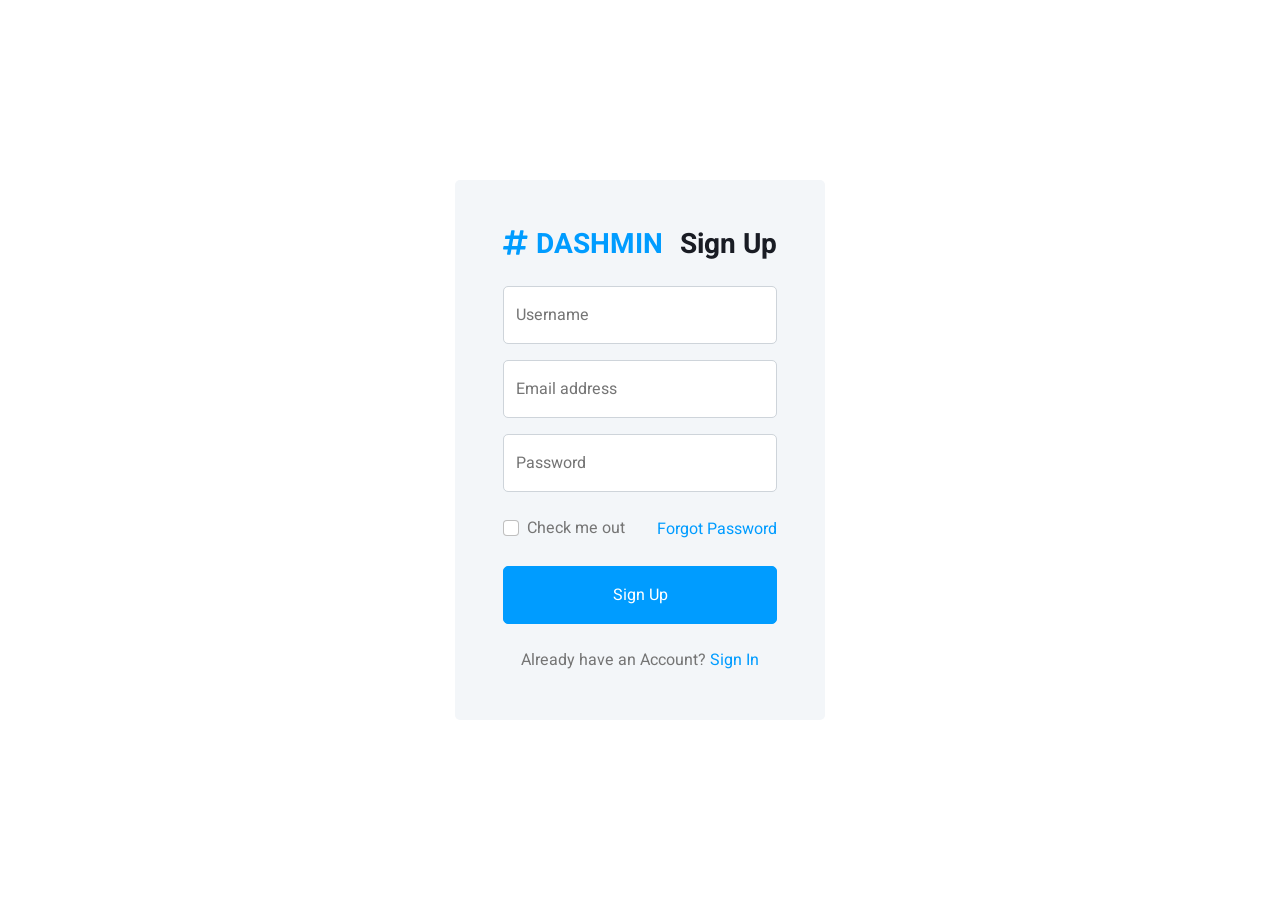
<file: RealEstateUI/wwwroot/dashmin-1.0.0/signup.html>
<!DOCTYPE html>
<html lang="en">

<head>
    <meta charset="utf-8">
    <title>DASHMIN - Bootstrap Admin Template</title>
    <meta content="width=device-width, initial-scale=1.0" name="viewport">
    <meta content="" name="keywords">
    <meta content="" name="description">

    <!-- Favicon -->
    <link href="img/favicon.ico" rel="icon">

    <!-- Google Web Fonts -->
    <link rel="preconnect" href="https://fonts.googleapis.com">
    <link rel="preconnect" href="https://fonts.gstatic.com" crossorigin>
    <link href="https://fonts.googleapis.com/css2?family=Heebo:wght@400;500;600;700&display=swap" rel="stylesheet">
    
    <!-- Icon Font Stylesheet -->
    <link href="https://cdnjs.cloudflare.com/ajax/libs/font-awesome/5.10.0/css/all.min.css" rel="stylesheet">
    <link href="https://cdn.jsdelivr.net/npm/bootstrap-icons@1.4.1/font/bootstrap-icons.css" rel="stylesheet">

    <!-- Libraries Stylesheet -->
    <link href="lib/owlcarousel/assets/owl.carousel.min.css" rel="stylesheet">
    <link href="lib/tempusdominus/css/tempusdominus-bootstrap-4.min.css" rel="stylesheet" />

    <!-- Customized Bootstrap Stylesheet -->
    <link href="css/bootstrap.min.css" rel="stylesheet">

    <!-- Template Stylesheet -->
    <link href="css/style.css" rel="stylesheet">
</head>

<body>
    <div class="container-xxl position-relative bg-white d-flex p-0">
        <!-- Spinner Start -->
        <div id="spinner" class="show bg-white position-fixed translate-middle w-100 vh-100 top-50 start-50 d-flex align-items-center justify-content-center">
            <div class="spinner-border text-primary" style="width: 3rem; height: 3rem;" role="status">
                <span class="sr-only">Loading...</span>
            </div>
        </div>
        <!-- Spinner End -->


        <!-- Sign Up Start -->
        <div class="container-fluid">
            <div class="row h-100 align-items-center justify-content-center" style="min-height: 100vh;">
                <div class="col-12 col-sm-8 col-md-6 col-lg-5 col-xl-4">
                    <div class="bg-light rounded p-4 p-sm-5 my-4 mx-3">
                        <div class="d-flex align-items-center justify-content-between mb-3">
                            <a href="index.html" class="">
                                <h3 class="text-primary"><i class="fa fa-hashtag me-2"></i>DASHMIN</h3>
                            </a>
                            <h3>Sign Up</h3>
                        </div>
                        <div class="form-floating mb-3">
                            <input type="text" class="form-control" id="floatingText" placeholder="jhondoe">
                            <label for="floatingText">Username</label>
                        </div>
                        <div class="form-floating mb-3">
                            <input type="email" class="form-control" id="floatingInput" placeholder="name@example.com">
                            <label for="floatingInput">Email address</label>
                        </div>
                        <div class="form-floating mb-4">
                            <input type="password" class="form-control" id="floatingPassword" placeholder="Password">
                            <label for="floatingPassword">Password</label>
                        </div>
                        <div class="d-flex align-items-center justify-content-between mb-4">
                            <div class="form-check">
                                <input type="checkbox" class="form-check-input" id="exampleCheck1">
                                <label class="form-check-label" for="exampleCheck1">Check me out</label>
                            </div>
                            <a href="">Forgot Password</a>
                        </div>
                        <button type="submit" class="btn btn-primary py-3 w-100 mb-4">Sign Up</button>
                        <p class="text-center mb-0">Already have an Account? <a href="">Sign In</a></p>
                    </div>
                </div>
            </div>
        </div>
        <!-- Sign Up End -->
    </div>

    <!-- JavaScript Libraries -->
    <script src="https://code.jquery.com/jquery-3.4.1.min.js"></script>
    <script src="https://cdn.jsdelivr.net/npm/bootstrap@5.0.0/dist/js/bootstrap.bundle.min.js"></script>
    <script src="lib/chart/chart.min.js"></script>
    <script src="lib/easing/easing.min.js"></script>
    <script src="lib/waypoints/waypoints.min.js"></script>
    <script src="lib/owlcarousel/owl.carousel.min.js"></script>
    <script src="lib/tempusdominus/js/moment.min.js"></script>
    <script src="lib/tempusdominus/js/moment-timezone.min.js"></script>
    <script src="lib/tempusdominus/js/tempusdominus-bootstrap-4.min.js"></script>

    <!-- Template Javascript -->
    <script src="js/main.js"></script>
</body>

</html>
</file>
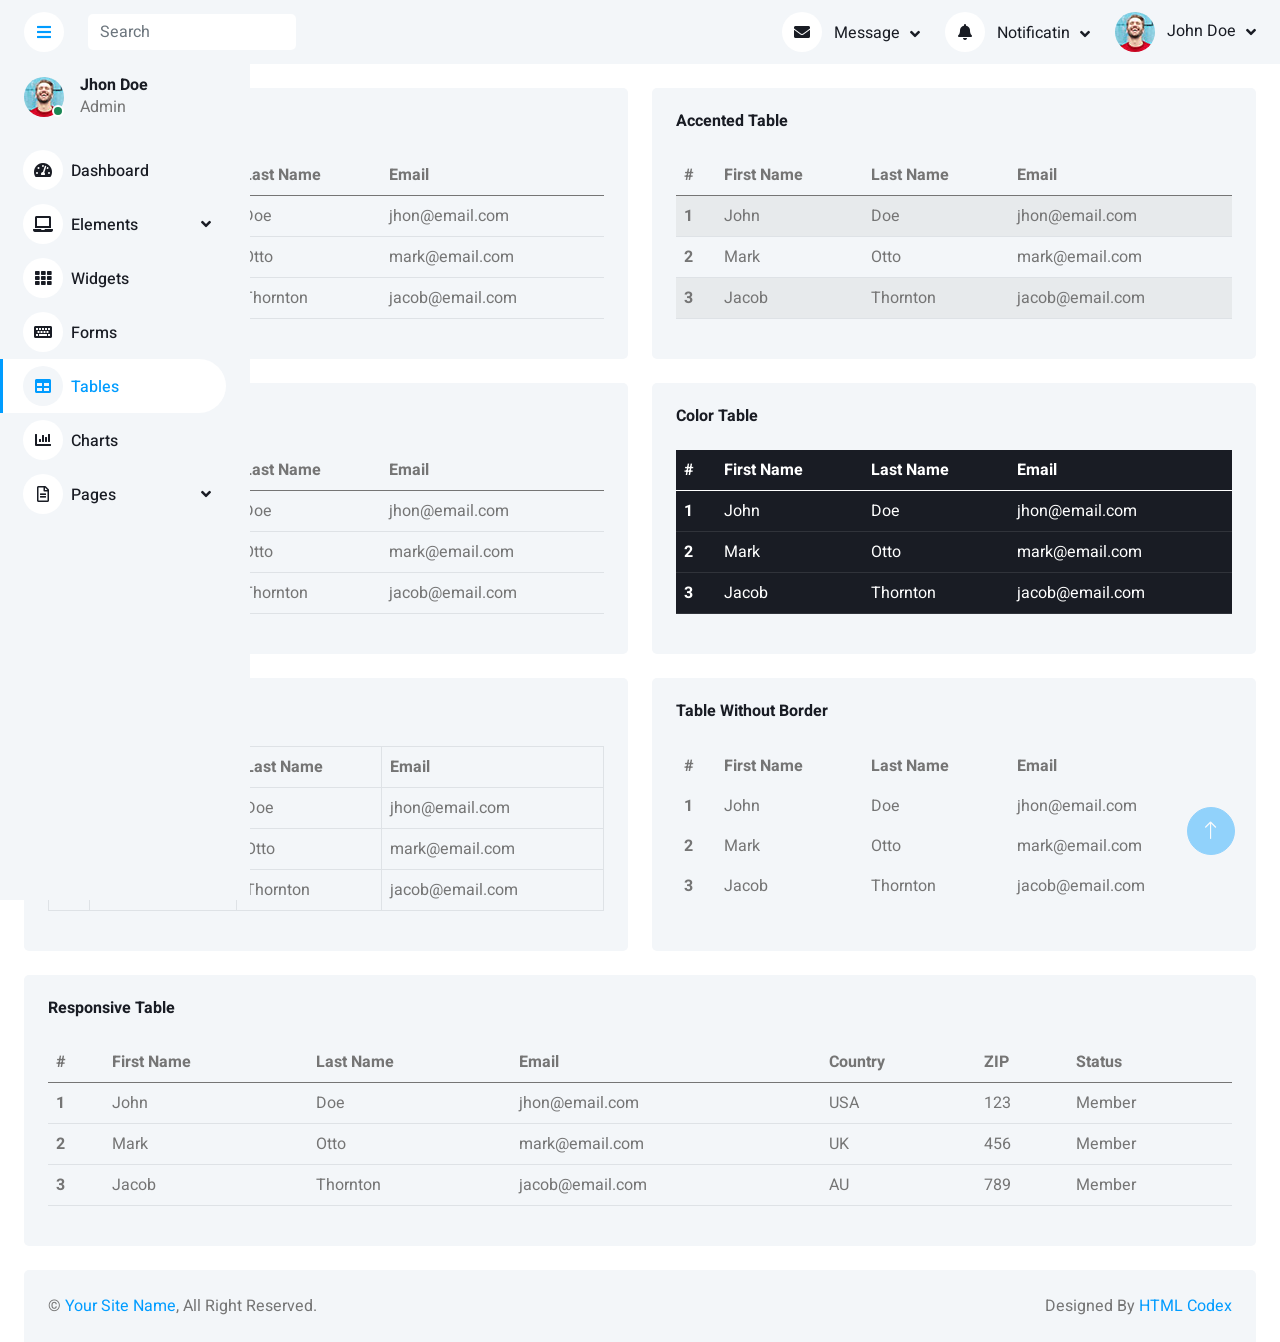
<file: RealEstateUI/wwwroot/dashmin-1.0.0/table.html>
<!DOCTYPE html>
<html lang="en">

<head>
    <meta charset="utf-8">
    <title>DASHMIN - Bootstrap Admin Template</title>
    <meta content="width=device-width, initial-scale=1.0" name="viewport">
    <meta content="" name="keywords">
    <meta content="" name="description">

    <!-- Favicon -->
    <link href="img/favicon.ico" rel="icon">

    <!-- Google Web Fonts -->
    <link rel="preconnect" href="https://fonts.googleapis.com">
    <link rel="preconnect" href="https://fonts.gstatic.com" crossorigin>
    <link href="https://fonts.googleapis.com/css2?family=Heebo:wght@400;500;600;700&display=swap" rel="stylesheet">
    
    <!-- Icon Font Stylesheet -->
    <link href="https://cdnjs.cloudflare.com/ajax/libs/font-awesome/5.10.0/css/all.min.css" rel="stylesheet">
    <link href="https://cdn.jsdelivr.net/npm/bootstrap-icons@1.4.1/font/bootstrap-icons.css" rel="stylesheet">

    <!-- Libraries Stylesheet -->
    <link href="lib/owlcarousel/assets/owl.carousel.min.css" rel="stylesheet">
    <link href="lib/tempusdominus/css/tempusdominus-bootstrap-4.min.css" rel="stylesheet" />

    <!-- Customized Bootstrap Stylesheet -->
    <link href="css/bootstrap.min.css" rel="stylesheet">

    <!-- Template Stylesheet -->
    <link href="css/style.css" rel="stylesheet">
</head>

<body>
    <div class="container-xxl position-relative bg-white d-flex p-0">
        <!-- Spinner Start -->
        <div id="spinner" class="show bg-white position-fixed translate-middle w-100 vh-100 top-50 start-50 d-flex align-items-center justify-content-center">
            <div class="spinner-border text-primary" style="width: 3rem; height: 3rem;" role="status">
                <span class="sr-only">Loading...</span>
            </div>
        </div>
        <!-- Spinner End -->


        <!-- Sidebar Start -->
        <div class="sidebar pe-4 pb-3">
            <nav class="navbar bg-light navbar-light">
                <a href="index.html" class="navbar-brand mx-4 mb-3">
                    <h3 class="text-primary"><i class="fa fa-hashtag me-2"></i>DASHMIN</h3>
                </a>
                <div class="d-flex align-items-center ms-4 mb-4">
                    <div class="position-relative">
                        <img class="rounded-circle" src="img/user.jpg" alt="" style="width: 40px; height: 40px;">
                        <div class="bg-success rounded-circle border border-2 border-white position-absolute end-0 bottom-0 p-1"></div>
                    </div>
                    <div class="ms-3">
                        <h6 class="mb-0">Jhon Doe</h6>
                        <span>Admin</span>
                    </div>
                </div>
                <div class="navbar-nav w-100">
                    <a href="index.html" class="nav-item nav-link"><i class="fa fa-tachometer-alt me-2"></i>Dashboard</a>
                    <div class="nav-item dropdown">
                        <a href="#" class="nav-link dropdown-toggle" data-bs-toggle="dropdown"><i class="fa fa-laptop me-2"></i>Elements</a>
                        <div class="dropdown-menu bg-transparent border-0">
                            <a href="button.html" class="dropdown-item">Buttons</a>
                            <a href="typography.html" class="dropdown-item">Typography</a>
                            <a href="element.html" class="dropdown-item">Other Elements</a>
                        </div>
                    </div>
                    <a href="widget.html" class="nav-item nav-link"><i class="fa fa-th me-2"></i>Widgets</a>
                    <a href="form.html" class="nav-item nav-link"><i class="fa fa-keyboard me-2"></i>Forms</a>
                    <a href="table.html" class="nav-item nav-link active"><i class="fa fa-table me-2"></i>Tables</a>
                    <a href="chart.html" class="nav-item nav-link"><i class="fa fa-chart-bar me-2"></i>Charts</a>
                    <div class="nav-item dropdown">
                        <a href="#" class="nav-link dropdown-toggle" data-bs-toggle="dropdown"><i class="far fa-file-alt me-2"></i>Pages</a>
                        <div class="dropdown-menu bg-transparent border-0">
                            <a href="signin.html" class="dropdown-item">Sign In</a>
                            <a href="signup.html" class="dropdown-item">Sign Up</a>
                            <a href="404.html" class="dropdown-item">404 Error</a>
                            <a href="blank.html" class="dropdown-item">Blank Page</a>
                        </div>
                    </div>
                </div>
            </nav>
        </div>
        <!-- Sidebar End -->


        <!-- Content Start -->
        <div class="content">
            <!-- Navbar Start -->
            <nav class="navbar navbar-expand bg-light navbar-light sticky-top px-4 py-0">
                <a href="index.html" class="navbar-brand d-flex d-lg-none me-4">
                    <h2 class="text-primary mb-0"><i class="fa fa-hashtag"></i></h2>
                </a>
                <a href="#" class="sidebar-toggler flex-shrink-0">
                    <i class="fa fa-bars"></i>
                </a>
                <form class="d-none d-md-flex ms-4">
                    <input class="form-control border-0" type="search" placeholder="Search">
                </form>
                <div class="navbar-nav align-items-center ms-auto">
                    <div class="nav-item dropdown">
                        <a href="#" class="nav-link dropdown-toggle" data-bs-toggle="dropdown">
                            <i class="fa fa-envelope me-lg-2"></i>
                            <span class="d-none d-lg-inline-flex">Message</span>
                        </a>
                        <div class="dropdown-menu dropdown-menu-end bg-light border-0 rounded-0 rounded-bottom m-0">
                            <a href="#" class="dropdown-item">
                                <div class="d-flex align-items-center">
                                    <img class="rounded-circle" src="img/user.jpg" alt="" style="width: 40px; height: 40px;">
                                    <div class="ms-2">
                                        <h6 class="fw-normal mb-0">Jhon send you a message</h6>
                                        <small>15 minutes ago</small>
                                    </div>
                                </div>
                            </a>
                            <hr class="dropdown-divider">
                            <a href="#" class="dropdown-item">
                                <div class="d-flex align-items-center">
                                    <img class="rounded-circle" src="img/user.jpg" alt="" style="width: 40px; height: 40px;">
                                    <div class="ms-2">
                                        <h6 class="fw-normal mb-0">Jhon send you a message</h6>
                                        <small>15 minutes ago</small>
                                    </div>
                                </div>
                            </a>
                            <hr class="dropdown-divider">
                            <a href="#" class="dropdown-item">
                                <div class="d-flex align-items-center">
                                    <img class="rounded-circle" src="img/user.jpg" alt="" style="width: 40px; height: 40px;">
                                    <div class="ms-2">
                                        <h6 class="fw-normal mb-0">Jhon send you a message</h6>
                                        <small>15 minutes ago</small>
                                    </div>
                                </div>
                            </a>
                            <hr class="dropdown-divider">
                            <a href="#" class="dropdown-item text-center">See all message</a>
                        </div>
                    </div>
                    <div class="nav-item dropdown">
                        <a href="#" class="nav-link dropdown-toggle" data-bs-toggle="dropdown">
                            <i class="fa fa-bell me-lg-2"></i>
                            <span class="d-none d-lg-inline-flex">Notificatin</span>
                        </a>
                        <div class="dropdown-menu dropdown-menu-end bg-light border-0 rounded-0 rounded-bottom m-0">
                            <a href="#" class="dropdown-item">
                                <h6 class="fw-normal mb-0">Profile updated</h6>
                                <small>15 minutes ago</small>
                            </a>
                            <hr class="dropdown-divider">
                            <a href="#" class="dropdown-item">
                                <h6 class="fw-normal mb-0">New user added</h6>
                                <small>15 minutes ago</small>
                            </a>
                            <hr class="dropdown-divider">
                            <a href="#" class="dropdown-item">
                                <h6 class="fw-normal mb-0">Password changed</h6>
                                <small>15 minutes ago</small>
                            </a>
                            <hr class="dropdown-divider">
                            <a href="#" class="dropdown-item text-center">See all notifications</a>
                        </div>
                    </div>
                    <div class="nav-item dropdown">
                        <a href="#" class="nav-link dropdown-toggle" data-bs-toggle="dropdown">
                            <img class="rounded-circle me-lg-2" src="img/user.jpg" alt="" style="width: 40px; height: 40px;">
                            <span class="d-none d-lg-inline-flex">John Doe</span>
                        </a>
                        <div class="dropdown-menu dropdown-menu-end bg-light border-0 rounded-0 rounded-bottom m-0">
                            <a href="#" class="dropdown-item">My Profile</a>
                            <a href="#" class="dropdown-item">Settings</a>
                            <a href="#" class="dropdown-item">Log Out</a>
                        </div>
                    </div>
                </div>
            </nav>
            <!-- Navbar End -->


            <!-- Table Start -->
            <div class="container-fluid pt-4 px-4">
                <div class="row g-4">
                    <div class="col-sm-12 col-xl-6">
                        <div class="bg-light rounded h-100 p-4">
                            <h6 class="mb-4">Basic Table</h6>
                            <table class="table">
                                <thead>
                                    <tr>
                                        <th scope="col">#</th>
                                        <th scope="col">First Name</th>
                                        <th scope="col">Last Name</th>
                                        <th scope="col">Email</th>
                                    </tr>
                                </thead>
                                <tbody>
                                    <tr>
                                        <th scope="row">1</th>
                                        <td>John</td>
                                        <td>Doe</td>
                                        <td>jhon@email.com</td>
                                    </tr>
                                    <tr>
                                        <th scope="row">2</th>
                                        <td>Mark</td>
                                        <td>Otto</td>
                                        <td>mark@email.com</td>
                                    </tr>
                                    <tr>
                                        <th scope="row">3</th>
                                        <td>Jacob</td>
                                        <td>Thornton</td>
                                        <td>jacob@email.com</td>
                                    </tr>
                                </tbody>
                            </table>
                        </div>
                    </div>
                    <div class="col-sm-12 col-xl-6">
                        <div class="bg-light rounded h-100 p-4">
                            <h6 class="mb-4">Accented Table</h6>
                            <table class="table table-striped">
                                <thead>
                                    <tr>
                                        <th scope="col">#</th>
                                        <th scope="col">First Name</th>
                                        <th scope="col">Last Name</th>
                                        <th scope="col">Email</th>
                                    </tr>
                                </thead>
                                <tbody>
                                    <tr>
                                        <th scope="row">1</th>
                                        <td>John</td>
                                        <td>Doe</td>
                                        <td>jhon@email.com</td>
                                    </tr>
                                    <tr>
                                        <th scope="row">2</th>
                                        <td>Mark</td>
                                        <td>Otto</td>
                                        <td>mark@email.com</td>
                                    </tr>
                                    <tr>
                                        <th scope="row">3</th>
                                        <td>Jacob</td>
                                        <td>Thornton</td>
                                        <td>jacob@email.com</td>
                                    </tr>
                                </tbody>
                            </table>
                        </div>
                    </div>
                    <div class="col-sm-12 col-xl-6">
                        <div class="bg-light rounded h-100 p-4">
                            <h6 class="mb-4">Hoverable Table</h6>
                            <table class="table table-hover">
                                <thead>
                                    <tr>
                                        <th scope="col">#</th>
                                        <th scope="col">First Name</th>
                                        <th scope="col">Last Name</th>
                                        <th scope="col">Email</th>
                                    </tr>
                                </thead>
                                <tbody>
                                    <tr>
                                        <th scope="row">1</th>
                                        <td>John</td>
                                        <td>Doe</td>
                                        <td>jhon@email.com</td>
                                    </tr>
                                    <tr>
                                        <th scope="row">2</th>
                                        <td>Mark</td>
                                        <td>Otto</td>
                                        <td>mark@email.com</td>
                                    </tr>
                                    <tr>
                                        <th scope="row">3</th>
                                        <td>Jacob</td>
                                        <td>Thornton</td>
                                        <td>jacob@email.com</td>
                                    </tr>
                                </tbody>
                            </table>
                        </div>
                    </div>
                    <div class="col-sm-12 col-xl-6">
                        <div class="bg-light rounded h-100 p-4">
                            <h6 class="mb-4">Color Table</h6>
                            <table class="table table-dark">
                                <thead>
                                    <tr>
                                        <th scope="col">#</th>
                                        <th scope="col">First Name</th>
                                        <th scope="col">Last Name</th>
                                        <th scope="col">Email</th>
                                    </tr>
                                </thead>
                                <tbody>
                                    <tr>
                                        <th scope="row">1</th>
                                        <td>John</td>
                                        <td>Doe</td>
                                        <td>jhon@email.com</td>
                                    </tr>
                                    <tr>
                                        <th scope="row">2</th>
                                        <td>Mark</td>
                                        <td>Otto</td>
                                        <td>mark@email.com</td>
                                    </tr>
                                    <tr>
                                        <th scope="row">3</th>
                                        <td>Jacob</td>
                                        <td>Thornton</td>
                                        <td>jacob@email.com</td>
                                    </tr>
                                </tbody>
                            </table>
                        </div>
                    </div>
                    <div class="col-sm-12 col-xl-6">
                        <div class="bg-light rounded h-100 p-4">
                            <h6 class="mb-4">Bordered Table</h6>
                            <table class="table table-bordered">
                                <thead>
                                    <tr>
                                        <th scope="col">#</th>
                                        <th scope="col">First Name</th>
                                        <th scope="col">Last Name</th>
                                        <th scope="col">Email</th>
                                    </tr>
                                </thead>
                                <tbody>
                                    <tr>
                                        <th scope="row">1</th>
                                        <td>John</td>
                                        <td>Doe</td>
                                        <td>jhon@email.com</td>
                                    </tr>
                                    <tr>
                                        <th scope="row">2</th>
                                        <td>Mark</td>
                                        <td>Otto</td>
                                        <td>mark@email.com</td>
                                    </tr>
                                    <tr>
                                        <th scope="row">3</th>
                                        <td>Jacob</td>
                                        <td>Thornton</td>
                                        <td>jacob@email.com</td>
                                    </tr>
                                </tbody>
                            </table>
                        </div>
                    </div>
                    <div class="col-sm-12 col-xl-6">
                        <div class="bg-light rounded h-100 p-4">
                            <h6 class="mb-4">Table Without Border</h6>
                            <table class="table table-borderless">
                                <thead>
                                    <tr>
                                        <th scope="col">#</th>
                                        <th scope="col">First Name</th>
                                        <th scope="col">Last Name</th>
                                        <th scope="col">Email</th>
                                    </tr>
                                </thead>
                                <tbody>
                                    <tr>
                                        <th scope="row">1</th>
                                        <td>John</td>
                                        <td>Doe</td>
                                        <td>jhon@email.com</td>
                                    </tr>
                                    <tr>
                                        <th scope="row">2</th>
                                        <td>Mark</td>
                                        <td>Otto</td>
                                        <td>mark@email.com</td>
                                    </tr>
                                    <tr>
                                        <th scope="row">3</th>
                                        <td>Jacob</td>
                                        <td>Thornton</td>
                                        <td>jacob@email.com</td>
                                    </tr>
                                </tbody>
                            </table>
                        </div>
                    </div>
                    <div class="col-12">
                        <div class="bg-light rounded h-100 p-4">
                            <h6 class="mb-4">Responsive Table</h6>
                            <div class="table-responsive">
                                <table class="table">
                                    <thead>
                                        <tr>
                                            <th scope="col">#</th>
                                            <th scope="col">First Name</th>
                                            <th scope="col">Last Name</th>
                                            <th scope="col">Email</th>
                                            <th scope="col">Country</th>
                                            <th scope="col">ZIP</th>
                                            <th scope="col">Status</th>
                                        </tr>
                                    </thead>
                                    <tbody>
                                        <tr>
                                            <th scope="row">1</th>
                                            <td>John</td>
                                            <td>Doe</td>
                                            <td>jhon@email.com</td>
                                            <td>USA</td>
                                            <td>123</td>
                                            <td>Member</td>
                                        </tr>
                                        <tr>
                                            <th scope="row">2</th>
                                            <td>Mark</td>
                                            <td>Otto</td>
                                            <td>mark@email.com</td>
                                            <td>UK</td>
                                            <td>456</td>
                                            <td>Member</td>
                                        </tr>
                                        <tr>
                                            <th scope="row">3</th>
                                            <td>Jacob</td>
                                            <td>Thornton</td>
                                            <td>jacob@email.com</td>
                                            <td>AU</td>
                                            <td>789</td>
                                            <td>Member</td>
                                        </tr>
                                    </tbody>
                                </table>
                            </div>
                        </div>
                    </div>
                </div>
            </div>
            <!-- Table End -->


            <!-- Footer Start -->
            <div class="container-fluid pt-4 px-4">
                <div class="bg-light rounded-top p-4">
                    <div class="row">
                        <div class="col-12 col-sm-6 text-center text-sm-start">
                            &copy; <a href="#">Your Site Name</a>, All Right Reserved. 
                        </div>
                        <div class="col-12 col-sm-6 text-center text-sm-end">
                            <!--/*** This template is free as long as you keep the footer author’s credit link/attribution link/backlink. If you'd like to use the template without the footer author’s credit link/attribution link/backlink, you can purchase the Credit Removal License from "https://htmlcodex.com/credit-removal". Thank you for your support. ***/-->
                            Designed By <a href="https://htmlcodex.com">HTML Codex</a>
                        </div>
                    </div>
                </div>
            </div>
            <!-- Footer End -->
        </div>
        <!-- Content End -->


        <!-- Back to Top -->
        <a href="#" class="btn btn-lg btn-primary btn-lg-square back-to-top"><i class="bi bi-arrow-up"></i></a>
    </div>

    <!-- JavaScript Libraries -->
    <script src="https://code.jquery.com/jquery-3.4.1.min.js"></script>
    <script src="https://cdn.jsdelivr.net/npm/bootstrap@5.0.0/dist/js/bootstrap.bundle.min.js"></script>
    <script src="lib/chart/chart.min.js"></script>
    <script src="lib/easing/easing.min.js"></script>
    <script src="lib/waypoints/waypoints.min.js"></script>
    <script src="lib/owlcarousel/owl.carousel.min.js"></script>
    <script src="lib/tempusdominus/js/moment.min.js"></script>
    <script src="lib/tempusdominus/js/moment-timezone.min.js"></script>
    <script src="lib/tempusdominus/js/tempusdominus-bootstrap-4.min.js"></script>

    <!-- Template Javascript -->
    <script src="js/main.js"></script>
</body>

</html>
</file>
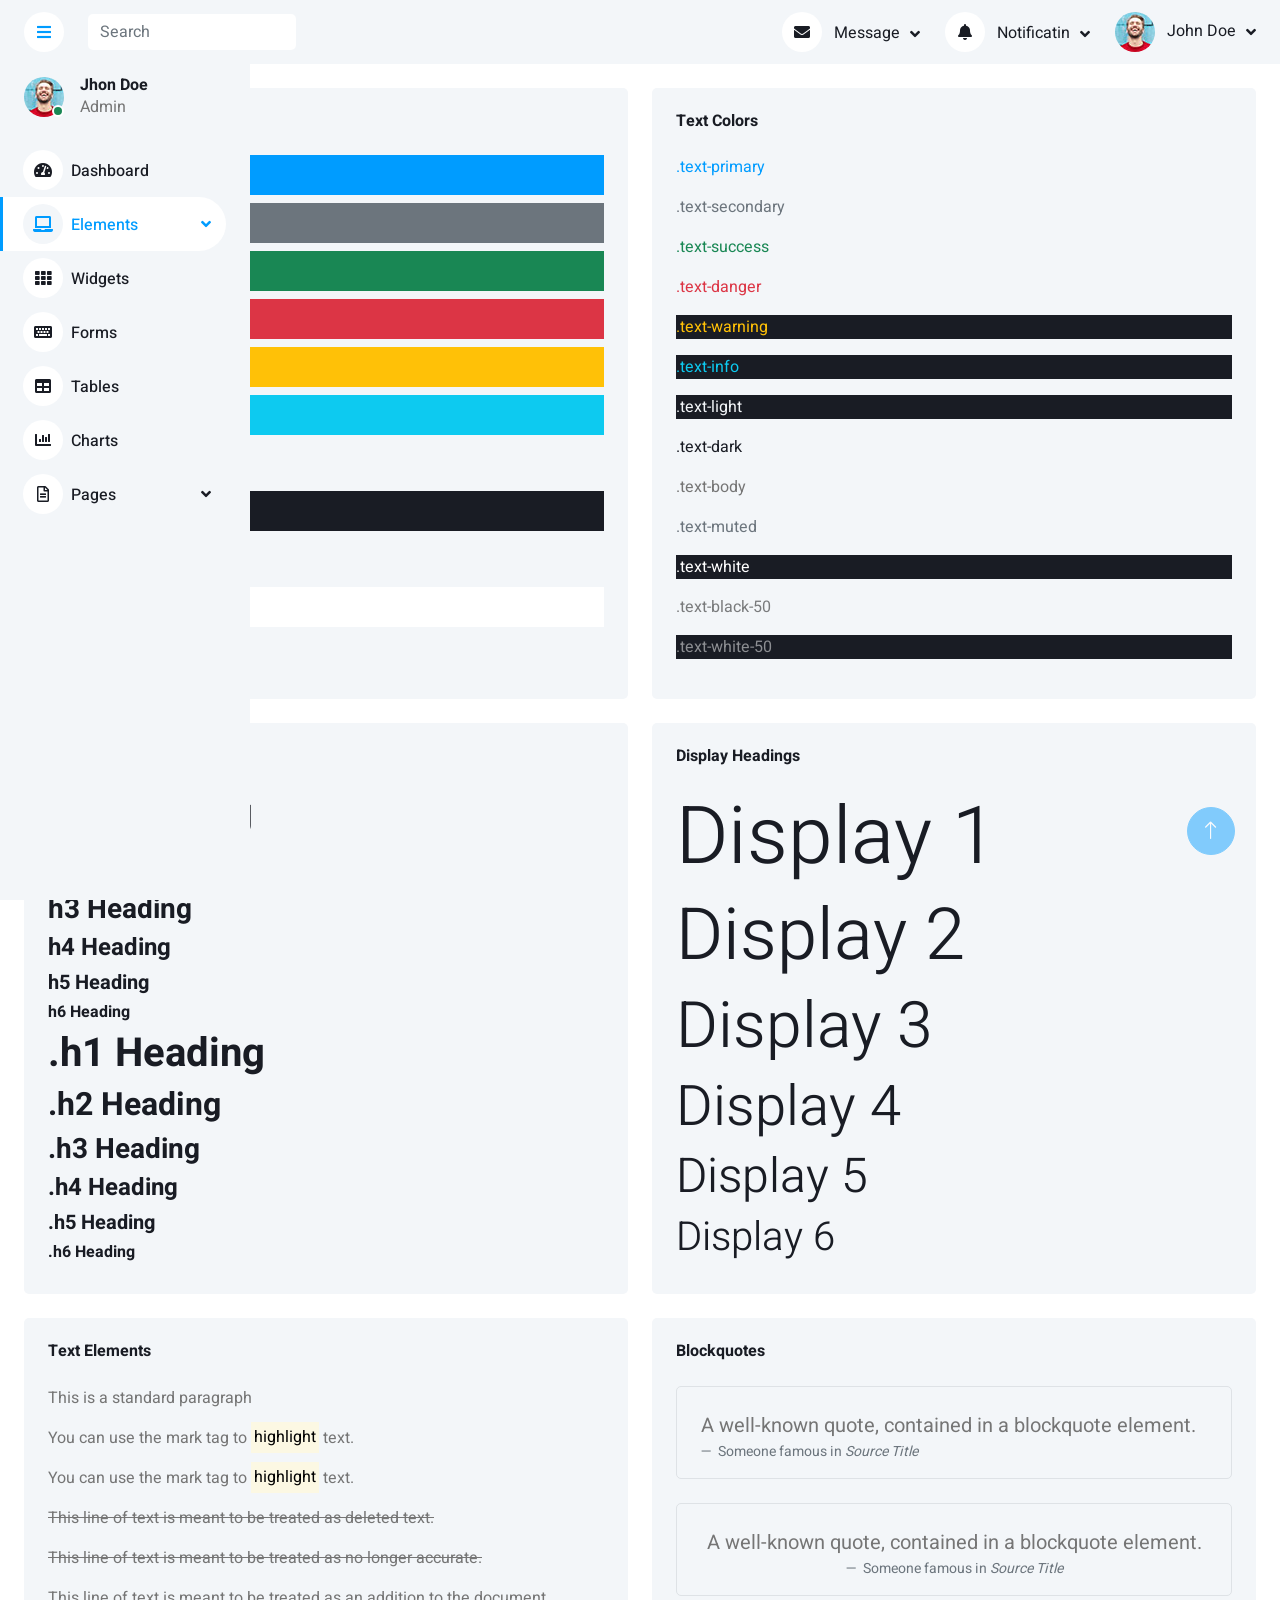
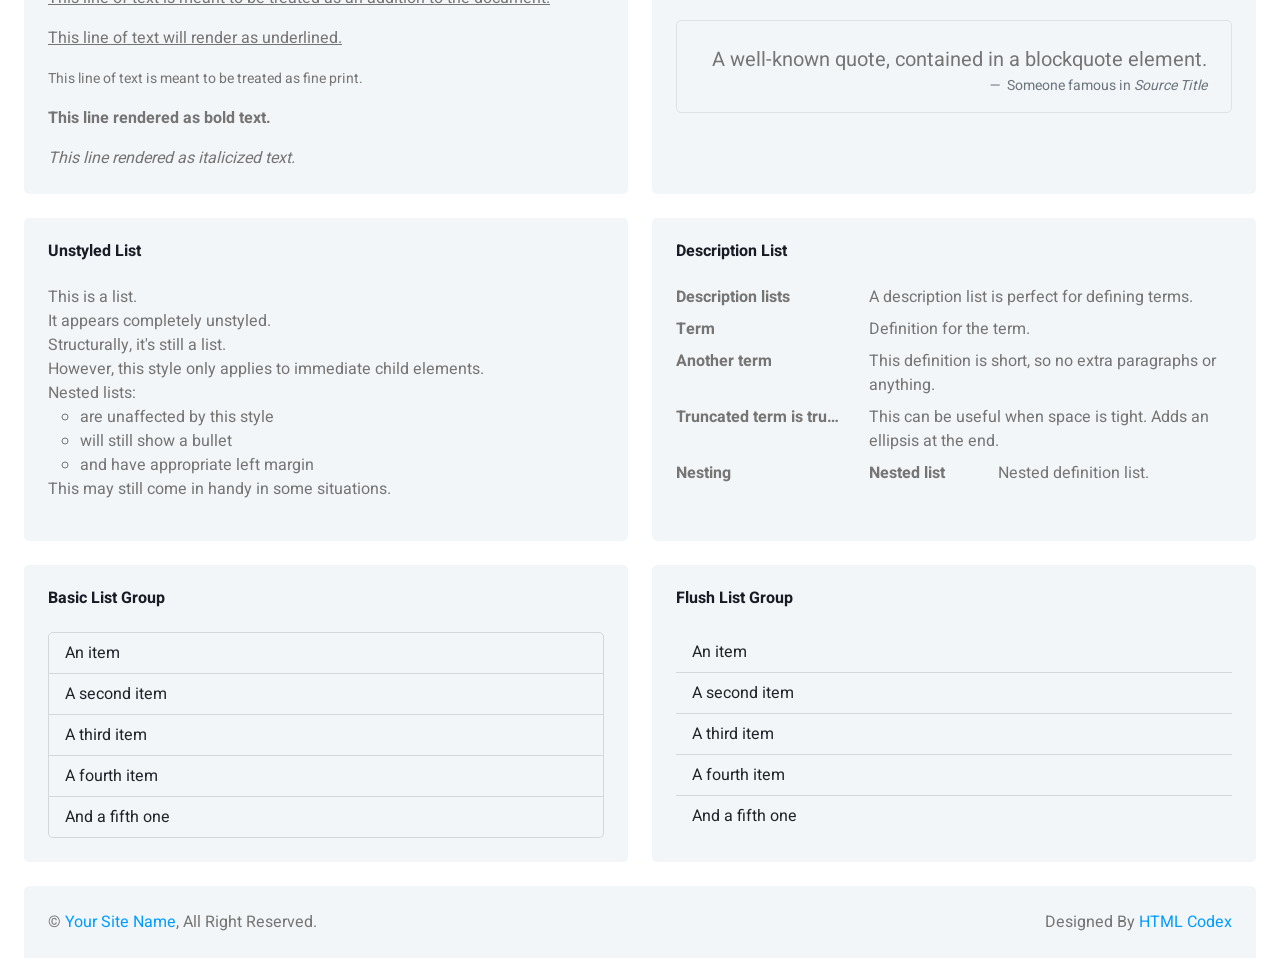
<file: RealEstateUI/wwwroot/dashmin-1.0.0/typography.html>
<!DOCTYPE html>
<html lang="en">

<head>
    <meta charset="utf-8">
    <title>DASHMIN - Bootstrap Admin Template</title>
    <meta content="width=device-width, initial-scale=1.0" name="viewport">
    <meta content="" name="keywords">
    <meta content="" name="description">

    <!-- Favicon -->
    <link href="img/favicon.ico" rel="icon">

    <!-- Google Web Fonts -->
    <link rel="preconnect" href="https://fonts.googleapis.com">
    <link rel="preconnect" href="https://fonts.gstatic.com" crossorigin>
    <link href="https://fonts.googleapis.com/css2?family=Heebo:wght@400;500;600;700&display=swap" rel="stylesheet">
    
    <!-- Icon Font Stylesheet -->
    <link href="https://cdnjs.cloudflare.com/ajax/libs/font-awesome/5.10.0/css/all.min.css" rel="stylesheet">
    <link href="https://cdn.jsdelivr.net/npm/bootstrap-icons@1.4.1/font/bootstrap-icons.css" rel="stylesheet">

    <!-- Libraries Stylesheet -->
    <link href="lib/owlcarousel/assets/owl.carousel.min.css" rel="stylesheet">
    <link href="lib/tempusdominus/css/tempusdominus-bootstrap-4.min.css" rel="stylesheet" />

    <!-- Customized Bootstrap Stylesheet -->
    <link href="css/bootstrap.min.css" rel="stylesheet">

    <!-- Template Stylesheet -->
    <link href="css/style.css" rel="stylesheet">
</head>

<body>
    <div class="container-xxl position-relative bg-white d-flex p-0">
        <!-- Spinner Start -->
        <div id="spinner" class="show bg-white position-fixed translate-middle w-100 vh-100 top-50 start-50 d-flex align-items-center justify-content-center">
            <div class="spinner-border text-primary" style="width: 3rem; height: 3rem;" role="status">
                <span class="sr-only">Loading...</span>
            </div>
        </div>
        <!-- Spinner End -->


        <!-- Sidebar Start -->
        <div class="sidebar pe-4 pb-3">
            <nav class="navbar bg-light navbar-light">
                <a href="index.html" class="navbar-brand mx-4 mb-3">
                    <h3 class="text-primary"><i class="fa fa-hashtag me-2"></i>DASHMIN</h3>
                </a>
                <div class="d-flex align-items-center ms-4 mb-4">
                    <div class="position-relative">
                        <img class="rounded-circle" src="img/user.jpg" alt="" style="width: 40px; height: 40px;">
                        <div class="bg-success rounded-circle border border-2 border-white position-absolute end-0 bottom-0 p-1"></div>
                    </div>
                    <div class="ms-3">
                        <h6 class="mb-0">Jhon Doe</h6>
                        <span>Admin</span>
                    </div>
                </div>
                <div class="navbar-nav w-100">
                    <a href="index.html" class="nav-item nav-link"><i class="fa fa-tachometer-alt me-2"></i>Dashboard</a>
                    <div class="nav-item dropdown">
                        <a href="#" class="nav-link dropdown-toggle active" data-bs-toggle="dropdown"><i class="fa fa-laptop me-2"></i>Elements</a>
                        <div class="dropdown-menu bg-transparent border-0">
                            <a href="button.html" class="dropdown-item">Buttons</a>
                            <a href="typography.html" class="dropdown-item active">Typography</a>
                            <a href="element.html" class="dropdown-item">Other Elements</a>
                        </div>
                    </div>
                    <a href="widget.html" class="nav-item nav-link"><i class="fa fa-th me-2"></i>Widgets</a>
                    <a href="form.html" class="nav-item nav-link"><i class="fa fa-keyboard me-2"></i>Forms</a>
                    <a href="table.html" class="nav-item nav-link"><i class="fa fa-table me-2"></i>Tables</a>
                    <a href="chart.html" class="nav-item nav-link"><i class="fa fa-chart-bar me-2"></i>Charts</a>
                    <div class="nav-item dropdown">
                        <a href="#" class="nav-link dropdown-toggle" data-bs-toggle="dropdown"><i class="far fa-file-alt me-2"></i>Pages</a>
                        <div class="dropdown-menu bg-transparent border-0">
                            <a href="signin.html" class="dropdown-item">Sign In</a>
                            <a href="signup.html" class="dropdown-item">Sign Up</a>
                            <a href="404.html" class="dropdown-item">404 Error</a>
                            <a href="blank.html" class="dropdown-item">Blank Page</a>
                        </div>
                    </div>
                </div>
            </nav>
        </div>
        <!-- Sidebar End -->


        <!-- Content Start -->
        <div class="content">
            <!-- Navbar Start -->
            <nav class="navbar navbar-expand bg-light navbar-light sticky-top px-4 py-0">
                <a href="index.html" class="navbar-brand d-flex d-lg-none me-4">
                    <h2 class="text-primary mb-0"><i class="fa fa-hashtag"></i></h2>
                </a>
                <a href="#" class="sidebar-toggler flex-shrink-0">
                    <i class="fa fa-bars"></i>
                </a>
                <form class="d-none d-md-flex ms-4">
                    <input class="form-control border-0" type="search" placeholder="Search">
                </form>
                <div class="navbar-nav align-items-center ms-auto">
                    <div class="nav-item dropdown">
                        <a href="#" class="nav-link dropdown-toggle" data-bs-toggle="dropdown">
                            <i class="fa fa-envelope me-lg-2"></i>
                            <span class="d-none d-lg-inline-flex">Message</span>
                        </a>
                        <div class="dropdown-menu dropdown-menu-end bg-light border-0 rounded-0 rounded-bottom m-0">
                            <a href="#" class="dropdown-item">
                                <div class="d-flex align-items-center">
                                    <img class="rounded-circle" src="img/user.jpg" alt="" style="width: 40px; height: 40px;">
                                    <div class="ms-2">
                                        <h6 class="fw-normal mb-0">Jhon send you a message</h6>
                                        <small>15 minutes ago</small>
                                    </div>
                                </div>
                            </a>
                            <hr class="dropdown-divider">
                            <a href="#" class="dropdown-item">
                                <div class="d-flex align-items-center">
                                    <img class="rounded-circle" src="img/user.jpg" alt="" style="width: 40px; height: 40px;">
                                    <div class="ms-2">
                                        <h6 class="fw-normal mb-0">Jhon send you a message</h6>
                                        <small>15 minutes ago</small>
                                    </div>
                                </div>
                            </a>
                            <hr class="dropdown-divider">
                            <a href="#" class="dropdown-item">
                                <div class="d-flex align-items-center">
                                    <img class="rounded-circle" src="img/user.jpg" alt="" style="width: 40px; height: 40px;">
                                    <div class="ms-2">
                                        <h6 class="fw-normal mb-0">Jhon send you a message</h6>
                                        <small>15 minutes ago</small>
                                    </div>
                                </div>
                            </a>
                            <hr class="dropdown-divider">
                            <a href="#" class="dropdown-item text-center">See all message</a>
                        </div>
                    </div>
                    <div class="nav-item dropdown">
                        <a href="#" class="nav-link dropdown-toggle" data-bs-toggle="dropdown">
                            <i class="fa fa-bell me-lg-2"></i>
                            <span class="d-none d-lg-inline-flex">Notificatin</span>
                        </a>
                        <div class="dropdown-menu dropdown-menu-end bg-light border-0 rounded-0 rounded-bottom m-0">
                            <a href="#" class="dropdown-item">
                                <h6 class="fw-normal mb-0">Profile updated</h6>
                                <small>15 minutes ago</small>
                            </a>
                            <hr class="dropdown-divider">
                            <a href="#" class="dropdown-item">
                                <h6 class="fw-normal mb-0">New user added</h6>
                                <small>15 minutes ago</small>
                            </a>
                            <hr class="dropdown-divider">
                            <a href="#" class="dropdown-item">
                                <h6 class="fw-normal mb-0">Password changed</h6>
                                <small>15 minutes ago</small>
                            </a>
                            <hr class="dropdown-divider">
                            <a href="#" class="dropdown-item text-center">See all notifications</a>
                        </div>
                    </div>
                    <div class="nav-item dropdown">
                        <a href="#" class="nav-link dropdown-toggle" data-bs-toggle="dropdown">
                            <img class="rounded-circle me-lg-2" src="img/user.jpg" alt="" style="width: 40px; height: 40px;">
                            <span class="d-none d-lg-inline-flex">John Doe</span>
                        </a>
                        <div class="dropdown-menu dropdown-menu-end bg-light border-0 rounded-0 rounded-bottom m-0">
                            <a href="#" class="dropdown-item">My Profile</a>
                            <a href="#" class="dropdown-item">Settings</a>
                            <a href="#" class="dropdown-item">Log Out</a>
                        </div>
                    </div>
                </div>
            </nav>
            <!-- Navbar End -->


            <!-- Typography Start -->
            <div class="container-fluid pt-4 px-4">
                <div class="row g-4">
                    <div class="col-sm-12 col-xl-6">
                        <div class="bg-light rounded h-100 p-4">
                            <h6 class="mb-4">Background Colors</h6>
                            <div class="p-2 mb-2 bg-primary text-white">.bg-primary</div>
                            <div class="p-2 mb-2 bg-secondary text-white">.bg-secondary</div>
                            <div class="p-2 mb-2 bg-success text-white">.bg-success</div>
                            <div class="p-2 mb-2 bg-danger text-white">.bg-danger</div>
                            <div class="p-2 mb-2 bg-warning text-dark">.bg-warning</div>
                            <div class="p-2 mb-2 bg-info text-dark">.bg-info</div>
                            <div class="p-2 mb-2 bg-light text-dark">.bg-light</div>
                            <div class="p-2 mb-2 bg-dark text-white">.bg-dark</div>
                            <div class="p-2 mb-2 bg-body text-dark">.bg-body</div>
                            <div class="p-2 mb-2 bg-white text-dark">.bg-white</div>
                            <div class="p-2 mb-0 bg-transparent text-dark">.bg-transparent</div>
                        </div>
                    </div>
                    <div class="col-sm-12 col-xl-6">
                        <div class="bg-light rounded h-100 p-4">
                            <h6 class="mb-4">Text Colors</h6>
                            <p class="text-primary">.text-primary</p>
                            <p class="text-secondary">.text-secondary</p>
                            <p class="text-success">.text-success</p>
                            <p class="text-danger">.text-danger</p>
                            <p class="text-warning bg-dark">.text-warning</p>
                            <p class="text-info bg-dark">.text-info</p>
                            <p class="text-light bg-dark">.text-light</p>
                            <p class="text-dark">.text-dark</p>
                            <p class="text-body">.text-body</p>
                            <p class="text-muted">.text-muted</p>
                            <p class="text-white bg-dark">.text-white</p>
                            <p class="text-black-50">.text-black-50</p>
                            <p class="text-white-50 bg-dark mb-0">.text-white-50</p>
                        </div>
                    </div>
                    <div class="col-sm-12 col-xl-6">
                        <div class="bg-light rounded h-100 p-4">
                            <h6 class="mb-4">Headings</h6>
                            <h1>h1 Heading</h1>
                            <h2>h2 Heading</h2>
                            <h3>h3 Heading</h3>
                            <h4>h4 Heading</h4>
                            <h5>h5 Heading</h5>
                            <h6>h6 Heading</h6>
                            <p class="h1">.h1 Heading</p>
                            <p class="h2">.h2 Heading</p>
                            <p class="h3">.h3 Heading</p>
                            <p class="h4">.h4 Heading</p>
                            <p class="h5">.h5 Heading</p>
                            <p class="h6">.h6 Heading</p>
                        </div>
                    </div>
                    <div class="col-sm-12 col-xl-6">
                        <div class="bg-light rounded h-100 p-4">
                            <h6 class="mb-4">Display Headings</h6>
                            <h1 class="display-1">Display 1</h1>
                            <h1 class="display-2">Display 2</h1>
                            <h1 class="display-3">Display 3</h1>
                            <h1 class="display-4">Display 4</h1>
                            <h1 class="display-5">Display 5</h1>
                            <h1 class="display-6 mb-0">Display 6</h1>
                        </div>
                    </div>
                    <div class="col-sm-12 col-xl-6">
                        <div class="bg-light rounded h-100 p-4">
                            <h6 class="mb-4">Text Elements</h6>
                            <p>This is a standard paragraph</p>
                            <p>You can use the mark tag to <mark>highlight</mark> text.</p>
                            <p>You can use the mark tag to <mark>highlight</mark> text.</p>
                            <p><del>This line of text is meant to be treated as deleted text.</del></p>
                            <p><s>This line of text is meant to be treated as no longer accurate.</s></p>
                            <p><ins>This line of text is meant to be treated as an addition to the document.</ins></p>
                            <p><u>This line of text will render as underlined.</u></p>
                            <p><small>This line of text is meant to be treated as fine print.</small></p>
                            <p><strong>This line rendered as bold text.</strong></p>
                            <p class="mb-0"><em>This line rendered as italicized text.</em></p>
                        </div>
                    </div>
                    <div class="col-sm-12 col-xl-6">
                        <div class="bg-light rounded h-100 p-4">
                            <h6 class="mb-4">Blockquotes</h6>
                            <div class="border rounded p-4 pb-0 mb-4">
                                <figure>
                                    <blockquote class="blockquote">
                                        <p>A well-known quote, contained in a blockquote element.</p>
                                    </blockquote>
                                    <figcaption class="blockquote-footer">
                                        Someone famous in <cite title="Source Title">Source Title</cite>
                                    </figcaption>
                                </figure>
                            </div>
                            <div class="border rounded p-4 pb-0 mb-4">
                                <figure class="text-center">
                                    <blockquote class="blockquote">
                                        <p>A well-known quote, contained in a blockquote element.</p>
                                    </blockquote>
                                    <figcaption class="blockquote-footer">
                                        Someone famous in <cite title="Source Title">Source Title</cite>
                                    </figcaption>
                                </figure>
                            </div>
                            <div class="border rounded p-4 pb-0 mb-0">
                                <figure class="text-end">
                                    <blockquote class="blockquote">
                                        <p>A well-known quote, contained in a blockquote element.</p>
                                    </blockquote>
                                    <figcaption class="blockquote-footer">
                                        Someone famous in <cite title="Source Title">Source Title</cite>
                                    </figcaption>
                                </figure>
                            </div>
                        </div>
                    </div>
                    <div class="col-sm-12 col-xl-6">
                        <div class="bg-light rounded h-100 p-4">
                            <h6 class="mb-4">Unstyled List</h6>
                            <ul class="list-unstyled mb-0">
                                <li>This is a list.</li>
                                <li>It appears completely unstyled.</li>
                                <li>Structurally, it's still a list.</li>
                                <li>However, this style only applies to immediate child elements.</li>
                                <li>Nested lists:
                                    <ul>
                                        <li>are unaffected by this style</li>
                                        <li>will still show a bullet</li>
                                        <li>and have appropriate left margin</li>
                                    </ul>
                                </li>
                                <li>This may still come in handy in some situations.</li>
                            </ul>
                        </div>
                    </div>
                    <div class="col-sm-12 col-xl-6">
                        <div class="bg-light rounded h-100 p-4">
                            <h6 class="mb-4">Description List</h6>
                            <dl class="row mb-0">
                                <dt class="col-sm-4">Description lists</dt>
                                <dd class="col-sm-8">A description list is perfect for defining terms.</dd>

                                <dt class="col-sm-4">Term</dt>
                                <dd class="col-sm-8">Definition for the term.</dd>

                                <dt class="col-sm-4">Another term</dt>
                                <dd class="col-sm-8">This definition is short, so no extra paragraphs or anything.</dd>

                                <dt class="col-sm-4 text-truncate">Truncated term is truncated</dt>
                                <dd class="col-sm-8">This can be useful when space is tight. Adds an ellipsis at the
                                    end.</dd>

                                <dt class="col-sm-4">Nesting</dt>
                                <dd class="col-sm-8">
                                    <dl class="row">
                                        <dt class="col-sm-4">Nested list</dt>
                                        <dd class="col-sm-8">Nested definition list.</dd>
                                    </dl>
                                </dd>
                            </dl>
                        </div>
                    </div>
                    <div class="col-sm-12 col-xl-6">
                        <div class="bg-light rounded h-100 p-4">
                            <h6 class="mb-4">Basic List Group</h6>
                            <ul class="list-group">
                                <li class="list-group-item bg-transparent">An item</li>
                                <li class="list-group-item bg-transparent">A second item</li>
                                <li class="list-group-item bg-transparent">A third item</li>
                                <li class="list-group-item bg-transparent">A fourth item</li>
                                <li class="list-group-item bg-transparent">And a fifth one</li>
                            </ul>
                        </div>
                    </div>
                    <div class="col-sm-12 col-xl-6">
                        <div class="bg-light rounded h-100 p-4">
                            <h6 class="mb-4">Flush List Group</h6>
                            <ul class="list-group list-group-flush">
                                <li class="list-group-item bg-transparent">An item</li>
                                <li class="list-group-item bg-transparent">A second item</li>
                                <li class="list-group-item bg-transparent">A third item</li>
                                <li class="list-group-item bg-transparent">A fourth item</li>
                                <li class="list-group-item bg-transparent">And a fifth one</li>
                            </ul>
                        </div>
                    </div>
                </div>
            </div>
            <!-- Typography End -->


            <!-- Footer Start -->
            <div class="container-fluid pt-4 px-4">
                <div class="bg-light rounded-top p-4">
                    <div class="row">
                        <div class="col-12 col-sm-6 text-center text-sm-start">
                            &copy; <a href="#">Your Site Name</a>, All Right Reserved. 
                        </div>
                        <div class="col-12 col-sm-6 text-center text-sm-end">
                            <!--/*** This template is free as long as you keep the footer author’s credit link/attribution link/backlink. If you'd like to use the template without the footer author’s credit link/attribution link/backlink, you can purchase the Credit Removal License from "https://htmlcodex.com/credit-removal". Thank you for your support. ***/-->
                            Designed By <a href="https://htmlcodex.com">HTML Codex</a>
                        </div>
                    </div>
                </div>
            </div>
            <!-- Footer End -->
        </div>
        <!-- Content End -->


        <!-- Back to Top -->
        <a href="#" class="btn btn-lg btn-primary btn-lg-square back-to-top"><i class="bi bi-arrow-up"></i></a>
    </div>

    <!-- JavaScript Libraries -->
    <script src="https://code.jquery.com/jquery-3.4.1.min.js"></script>
    <script src="https://cdn.jsdelivr.net/npm/bootstrap@5.0.0/dist/js/bootstrap.bundle.min.js"></script>
    <script src="lib/chart/chart.min.js"></script>
    <script src="lib/easing/easing.min.js"></script>
    <script src="lib/waypoints/waypoints.min.js"></script>
    <script src="lib/owlcarousel/owl.carousel.min.js"></script>
    <script src="lib/tempusdominus/js/moment.min.js"></script>
    <script src="lib/tempusdominus/js/moment-timezone.min.js"></script>
    <script src="lib/tempusdominus/js/tempusdominus-bootstrap-4.min.js"></script>

    <!-- Template Javascript -->
    <script src="js/main.js"></script>
</body>

</html>
</file>
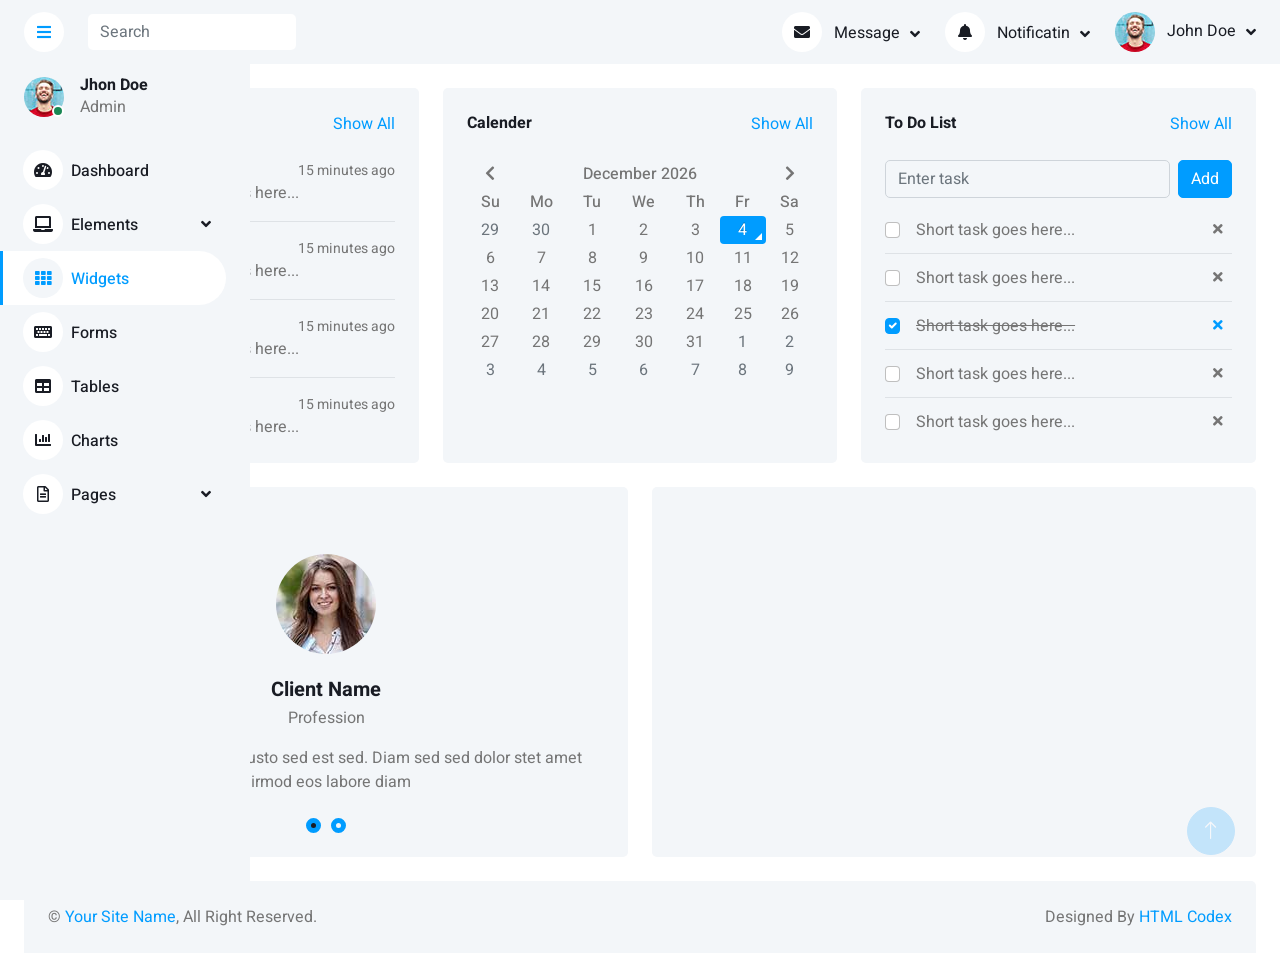
<file: RealEstateUI/wwwroot/dashmin-1.0.0/widget.html>
<!DOCTYPE html>
<html lang="en">

<head>
    <meta charset="utf-8">
    <title>DASHMIN - Bootstrap Admin Template</title>
    <meta content="width=device-width, initial-scale=1.0" name="viewport">
    <meta content="" name="keywords">
    <meta content="" name="description">

    <!-- Favicon -->
    <link href="img/favicon.ico" rel="icon">

    <!-- Google Web Fonts -->
    <link rel="preconnect" href="https://fonts.googleapis.com">
    <link rel="preconnect" href="https://fonts.gstatic.com" crossorigin>
    <link href="https://fonts.googleapis.com/css2?family=Heebo:wght@400;500;600;700&display=swap" rel="stylesheet">
    
    <!-- Icon Font Stylesheet -->
    <link href="https://cdnjs.cloudflare.com/ajax/libs/font-awesome/5.10.0/css/all.min.css" rel="stylesheet">
    <link href="https://cdn.jsdelivr.net/npm/bootstrap-icons@1.4.1/font/bootstrap-icons.css" rel="stylesheet">

    <!-- Libraries Stylesheet -->
    <link href="lib/owlcarousel/assets/owl.carousel.min.css" rel="stylesheet">
    <link href="lib/tempusdominus/css/tempusdominus-bootstrap-4.min.css" rel="stylesheet" />

    <!-- Customized Bootstrap Stylesheet -->
    <link href="css/bootstrap.min.css" rel="stylesheet">

    <!-- Template Stylesheet -->
    <link href="css/style.css" rel="stylesheet">
</head>

<body>
    <div class="container-xxl position-relative bg-white d-flex p-0">
        <!-- Spinner Start -->
        <div id="spinner" class="show bg-white position-fixed translate-middle w-100 vh-100 top-50 start-50 d-flex align-items-center justify-content-center">
            <div class="spinner-border text-primary" style="width: 3rem; height: 3rem;" role="status">
                <span class="sr-only">Loading...</span>
            </div>
        </div>
        <!-- Spinner End -->


        <!-- Sidebar Start -->
        <div class="sidebar pe-4 pb-3">
            <nav class="navbar bg-light navbar-light">
                <a href="index.html" class="navbar-brand mx-4 mb-3">
                    <h3 class="text-primary"><i class="fa fa-hashtag me-2"></i>DASHMIN</h3>
                </a>
                <div class="d-flex align-items-center ms-4 mb-4">
                    <div class="position-relative">
                        <img class="rounded-circle" src="img/user.jpg" alt="" style="width: 40px; height: 40px;">
                        <div class="bg-success rounded-circle border border-2 border-white position-absolute end-0 bottom-0 p-1"></div>
                    </div>
                    <div class="ms-3">
                        <h6 class="mb-0">Jhon Doe</h6>
                        <span>Admin</span>
                    </div>
                </div>
                <div class="navbar-nav w-100">
                    <a href="index.html" class="nav-item nav-link"><i class="fa fa-tachometer-alt me-2"></i>Dashboard</a>
                    <div class="nav-item dropdown">
                        <a href="#" class="nav-link dropdown-toggle" data-bs-toggle="dropdown"><i class="fa fa-laptop me-2"></i>Elements</a>
                        <div class="dropdown-menu bg-transparent border-0">
                            <a href="button.html" class="dropdown-item">Buttons</a>
                            <a href="typography.html" class="dropdown-item">Typography</a>
                            <a href="element.html" class="dropdown-item">Other Elements</a>
                        </div>
                    </div>
                    <a href="widget.html" class="nav-item nav-link active"><i class="fa fa-th me-2"></i>Widgets</a>
                    <a href="form.html" class="nav-item nav-link"><i class="fa fa-keyboard me-2"></i>Forms</a>
                    <a href="table.html" class="nav-item nav-link"><i class="fa fa-table me-2"></i>Tables</a>
                    <a href="chart.html" class="nav-item nav-link"><i class="fa fa-chart-bar me-2"></i>Charts</a>
                    <div class="nav-item dropdown">
                        <a href="#" class="nav-link dropdown-toggle" data-bs-toggle="dropdown"><i class="far fa-file-alt me-2"></i>Pages</a>
                        <div class="dropdown-menu bg-transparent border-0">
                            <a href="signin.html" class="dropdown-item">Sign In</a>
                            <a href="signup.html" class="dropdown-item">Sign Up</a>
                            <a href="404.html" class="dropdown-item">404 Error</a>
                            <a href="blank.html" class="dropdown-item">Blank Page</a>
                        </div>
                    </div>
                </div>
            </nav>
        </div>
        <!-- Sidebar End -->


        <!-- Content Start -->
        <div class="content">
            <!-- Navbar Start -->
            <nav class="navbar navbar-expand bg-light navbar-light sticky-top px-4 py-0">
                <a href="index.html" class="navbar-brand d-flex d-lg-none me-4">
                    <h2 class="text-primary mb-0"><i class="fa fa-hashtag"></i></h2>
                </a>
                <a href="#" class="sidebar-toggler flex-shrink-0">
                    <i class="fa fa-bars"></i>
                </a>
                <form class="d-none d-md-flex ms-4">
                    <input class="form-control border-0" type="search" placeholder="Search">
                </form>
                <div class="navbar-nav align-items-center ms-auto">
                    <div class="nav-item dropdown">
                        <a href="#" class="nav-link dropdown-toggle" data-bs-toggle="dropdown">
                            <i class="fa fa-envelope me-lg-2"></i>
                            <span class="d-none d-lg-inline-flex">Message</span>
                        </a>
                        <div class="dropdown-menu dropdown-menu-end bg-light border-0 rounded-0 rounded-bottom m-0">
                            <a href="#" class="dropdown-item">
                                <div class="d-flex align-items-center">
                                    <img class="rounded-circle" src="img/user.jpg" alt="" style="width: 40px; height: 40px;">
                                    <div class="ms-2">
                                        <h6 class="fw-normal mb-0">Jhon send you a message</h6>
                                        <small>15 minutes ago</small>
                                    </div>
                                </div>
                            </a>
                            <hr class="dropdown-divider">
                            <a href="#" class="dropdown-item">
                                <div class="d-flex align-items-center">
                                    <img class="rounded-circle" src="img/user.jpg" alt="" style="width: 40px; height: 40px;">
                                    <div class="ms-2">
                                        <h6 class="fw-normal mb-0">Jhon send you a message</h6>
                                        <small>15 minutes ago</small>
                                    </div>
                                </div>
                            </a>
                            <hr class="dropdown-divider">
                            <a href="#" class="dropdown-item">
                                <div class="d-flex align-items-center">
                                    <img class="rounded-circle" src="img/user.jpg" alt="" style="width: 40px; height: 40px;">
                                    <div class="ms-2">
                                        <h6 class="fw-normal mb-0">Jhon send you a message</h6>
                                        <small>15 minutes ago</small>
                                    </div>
                                </div>
                            </a>
                            <hr class="dropdown-divider">
                            <a href="#" class="dropdown-item text-center">See all message</a>
                        </div>
                    </div>
                    <div class="nav-item dropdown">
                        <a href="#" class="nav-link dropdown-toggle" data-bs-toggle="dropdown">
                            <i class="fa fa-bell me-lg-2"></i>
                            <span class="d-none d-lg-inline-flex">Notificatin</span>
                        </a>
                        <div class="dropdown-menu dropdown-menu-end bg-light border-0 rounded-0 rounded-bottom m-0">
                            <a href="#" class="dropdown-item">
                                <h6 class="fw-normal mb-0">Profile updated</h6>
                                <small>15 minutes ago</small>
                            </a>
                            <hr class="dropdown-divider">
                            <a href="#" class="dropdown-item">
                                <h6 class="fw-normal mb-0">New user added</h6>
                                <small>15 minutes ago</small>
                            </a>
                            <hr class="dropdown-divider">
                            <a href="#" class="dropdown-item">
                                <h6 class="fw-normal mb-0">Password changed</h6>
                                <small>15 minutes ago</small>
                            </a>
                            <hr class="dropdown-divider">
                            <a href="#" class="dropdown-item text-center">See all notifications</a>
                        </div>
                    </div>
                    <div class="nav-item dropdown">
                        <a href="#" class="nav-link dropdown-toggle" data-bs-toggle="dropdown">
                            <img class="rounded-circle me-lg-2" src="img/user.jpg" alt="" style="width: 40px; height: 40px;">
                            <span class="d-none d-lg-inline-flex">John Doe</span>
                        </a>
                        <div class="dropdown-menu dropdown-menu-end bg-light border-0 rounded-0 rounded-bottom m-0">
                            <a href="#" class="dropdown-item">My Profile</a>
                            <a href="#" class="dropdown-item">Settings</a>
                            <a href="#" class="dropdown-item">Log Out</a>
                        </div>
                    </div>
                </div>
            </nav>
            <!-- Navbar End -->


            <!-- Chart Start -->
            <div class="container-fluid pt-4 px-4">
                <div class="row g-4">
                    <div class="col-sm-12 col-md-6 col-xl-4">
                        <div class="h-100 bg-light rounded p-4">
                            <div class="d-flex align-items-center justify-content-between mb-2">
                                <h6 class="mb-0">Messages</h6>
                                <a href="">Show All</a>
                            </div>
                            <div class="d-flex align-items-center border-bottom py-3">
                                <img class="rounded-circle flex-shrink-0" src="img/user.jpg" alt="" style="width: 40px; height: 40px;">
                                <div class="w-100 ms-3">
                                    <div class="d-flex w-100 justify-content-between">
                                        <h6 class="mb-0">Jhon Doe</h6>
                                        <small>15 minutes ago</small>
                                    </div>
                                    <span>Short message goes here...</span>
                                </div>
                            </div>
                            <div class="d-flex align-items-center border-bottom py-3">
                                <img class="rounded-circle flex-shrink-0" src="img/user.jpg" alt="" style="width: 40px; height: 40px;">
                                <div class="w-100 ms-3">
                                    <div class="d-flex w-100 justify-content-between">
                                        <h6 class="mb-0">Jhon Doe</h6>
                                        <small>15 minutes ago</small>
                                    </div>
                                    <span>Short message goes here...</span>
                                </div>
                            </div>
                            <div class="d-flex align-items-center border-bottom py-3">
                                <img class="rounded-circle flex-shrink-0" src="img/user.jpg" alt="" style="width: 40px; height: 40px;">
                                <div class="w-100 ms-3">
                                    <div class="d-flex w-100 justify-content-between">
                                        <h6 class="mb-0">Jhon Doe</h6>
                                        <small>15 minutes ago</small>
                                    </div>
                                    <span>Short message goes here...</span>
                                </div>
                            </div>
                            <div class="d-flex align-items-center pt-3">
                                <img class="rounded-circle flex-shrink-0" src="img/user.jpg" alt="" style="width: 40px; height: 40px;">
                                <div class="w-100 ms-3">
                                    <div class="d-flex w-100 justify-content-between">
                                        <h6 class="mb-0">Jhon Doe</h6>
                                        <small>15 minutes ago</small>
                                    </div>
                                    <span>Short message goes here...</span>
                                </div>
                            </div>
                        </div>
                    </div>
                    <div class="col-sm-12 col-md-6 col-xl-4">
                        <div class="h-100 bg-light rounded p-4">
                            <div class="d-flex align-items-center justify-content-between mb-4">
                                <h6 class="mb-0">Calender</h6>
                                <a href="">Show All</a>
                            </div>
                            <div id="calender"></div>
                        </div>
                    </div>
                    <div class="col-sm-12 col-md-6 col-xl-4">
                        <div class="h-100 bg-light rounded p-4">
                            <div class="d-flex align-items-center justify-content-between mb-4">
                                <h6 class="mb-0">To Do List</h6>
                                <a href="">Show All</a>
                            </div>
                            <div class="d-flex mb-2">
                                <input class="form-control bg-transparent" type="text" placeholder="Enter task">
                                <button type="button" class="btn btn-primary ms-2">Add</button>
                            </div>
                            <div class="d-flex align-items-center border-bottom py-2">
                                <input class="form-check-input m-0" type="checkbox">
                                <div class="w-100 ms-3">
                                    <div class="d-flex w-100 align-items-center justify-content-between">
                                        <span>Short task goes here...</span>
                                        <button class="btn btn-sm"><i class="fa fa-times"></i></button>
                                    </div>
                                </div>
                            </div>
                            <div class="d-flex align-items-center border-bottom py-2">
                                <input class="form-check-input m-0" type="checkbox">
                                <div class="w-100 ms-3">
                                    <div class="d-flex w-100 align-items-center justify-content-between">
                                        <span>Short task goes here...</span>
                                        <button class="btn btn-sm"><i class="fa fa-times"></i></button>
                                    </div>
                                </div>
                            </div>
                            <div class="d-flex align-items-center border-bottom py-2">
                                <input class="form-check-input m-0" type="checkbox" checked>
                                <div class="w-100 ms-3">
                                    <div class="d-flex w-100 align-items-center justify-content-between">
                                        <span><del>Short task goes here...</del></span>
                                        <button class="btn btn-sm text-primary"><i class="fa fa-times"></i></button>
                                    </div>
                                </div>
                            </div>
                            <div class="d-flex align-items-center border-bottom py-2">
                                <input class="form-check-input m-0" type="checkbox">
                                <div class="w-100 ms-3">
                                    <div class="d-flex w-100 align-items-center justify-content-between">
                                        <span>Short task goes here...</span>
                                        <button class="btn btn-sm"><i class="fa fa-times"></i></button>
                                    </div>
                                </div>
                            </div>
                            <div class="d-flex align-items-center pt-2">
                                <input class="form-check-input m-0" type="checkbox">
                                <div class="w-100 ms-3">
                                    <div class="d-flex w-100 align-items-center justify-content-between">
                                        <span>Short task goes here...</span>
                                        <button class="btn btn-sm"><i class="fa fa-times"></i></button>
                                    </div>
                                </div>
                            </div>
                        </div>
                    </div>
                    <div class="col-sm-12 col-xl-6">
                        <div class="bg-light rounded h-100 p-4">
                            <h6 class="mb-4">Testimonial</h6>
                            <div class="owl-carousel testimonial-carousel">
                                <div class="testimonial-item text-center">
                                    <img class="img-fluid rounded-circle mx-auto mb-4" src="img/testimonial-1.jpg" style="width: 100px; height: 100px;">
                                    <h5 class="mb-1">Client Name</h5>
                                    <p>Profession</p>
                                    <p class="mb-0">Dolor et eos labore, stet justo sed est sed. Diam sed sed dolor stet amet eirmod eos labore diam</p>
                                </div>
                                <div class="testimonial-item text-center">
                                    <img class="img-fluid rounded-circle mx-auto mb-4" src="img/testimonial-2.jpg" style="width: 100px; height: 100px;">
                                    <h5 class="mb-1">Client Name</h5>
                                    <p>Profession</p>
                                    <p class="mb-0">Dolor et eos labore, stet justo sed est sed. Diam sed sed dolor stet amet eirmod eos labore diam</p>
                                </div>
                            </div>
                        </div>
                    </div>
                    <div class="col-sm-12 col-xl-6">
                        <div class="bg-light rounded h-100 p-4">
                            <iframe class="position-relative rounded w-100 h-100"
                            src="https://www.google.com/maps/embed?pb=!1m18!1m12!1m3!1d3001156.4288297426!2d-78.01371936852176!3d42.72876761954724!2m3!1f0!2f0!3f0!3m2!1i1024!2i768!4f13.1!3m3!1m2!1s0x4ccc4bf0f123a5a9%3A0xddcfc6c1de189567!2sNew%20York%2C%20USA!5e0!3m2!1sen!2sbd!4v1603794290143!5m2!1sen!2sbd"
                            frameborder="0" style="border:0;" allowfullscreen="" aria-hidden="false"
                            tabindex="0"></iframe>
                        </div>
                    </div>
                </div>
            </div>
            <!-- Chart End -->


            <!-- Footer Start -->
            <div class="container-fluid pt-4 px-4">
                <div class="bg-light rounded-top p-4">
                    <div class="row">
                        <div class="col-12 col-sm-6 text-center text-sm-start">
                            &copy; <a href="#">Your Site Name</a>, All Right Reserved. 
                        </div>
                        <div class="col-12 col-sm-6 text-center text-sm-end">
                            <!--/*** This template is free as long as you keep the footer author’s credit link/attribution link/backlink. If you'd like to use the template without the footer author’s credit link/attribution link/backlink, you can purchase the Credit Removal License from "https://htmlcodex.com/credit-removal". Thank you for your support. ***/-->
                            Designed By <a href="https://htmlcodex.com">HTML Codex</a>
                        </div>
                    </div>
                </div>
            </div>
            <!-- Footer End -->
        </div>
        <!-- Content End -->


        <!-- Back to Top -->
        <a href="#" class="btn btn-lg btn-primary btn-lg-square back-to-top"><i class="bi bi-arrow-up"></i></a>
    </div>

    <!-- JavaScript Libraries -->
    <script src="https://code.jquery.com/jquery-3.4.1.min.js"></script>
    <script src="https://cdn.jsdelivr.net/npm/bootstrap@5.0.0/dist/js/bootstrap.bundle.min.js"></script>
    <script src="lib/chart/chart.min.js"></script>
    <script src="lib/easing/easing.min.js"></script>
    <script src="lib/waypoints/waypoints.min.js"></script>
    <script src="lib/owlcarousel/owl.carousel.min.js"></script>
    <script src="lib/tempusdominus/js/moment.min.js"></script>
    <script src="lib/tempusdominus/js/moment-timezone.min.js"></script>
    <script src="lib/tempusdominus/js/tempusdominus-bootstrap-4.min.js"></script>

    <!-- Template Javascript -->
    <script src="js/main.js"></script>
</body>

</html>
</file>
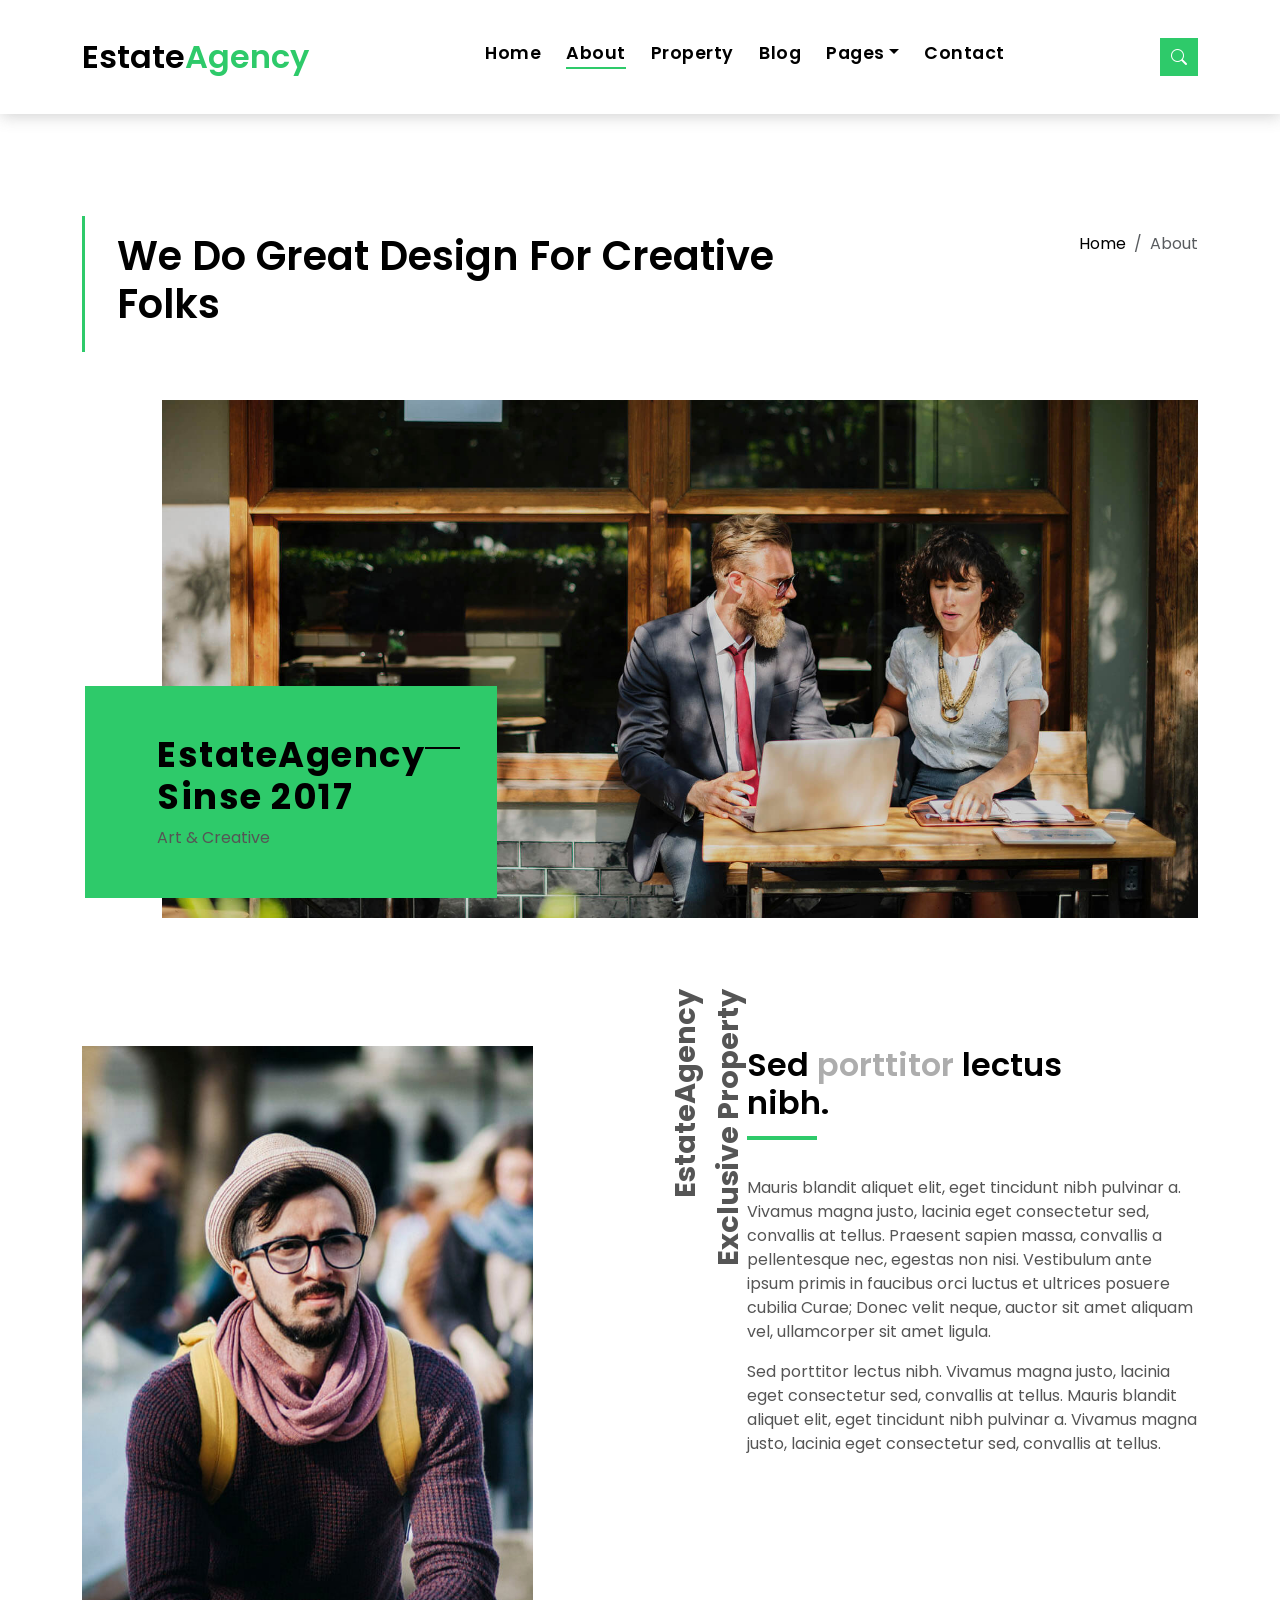
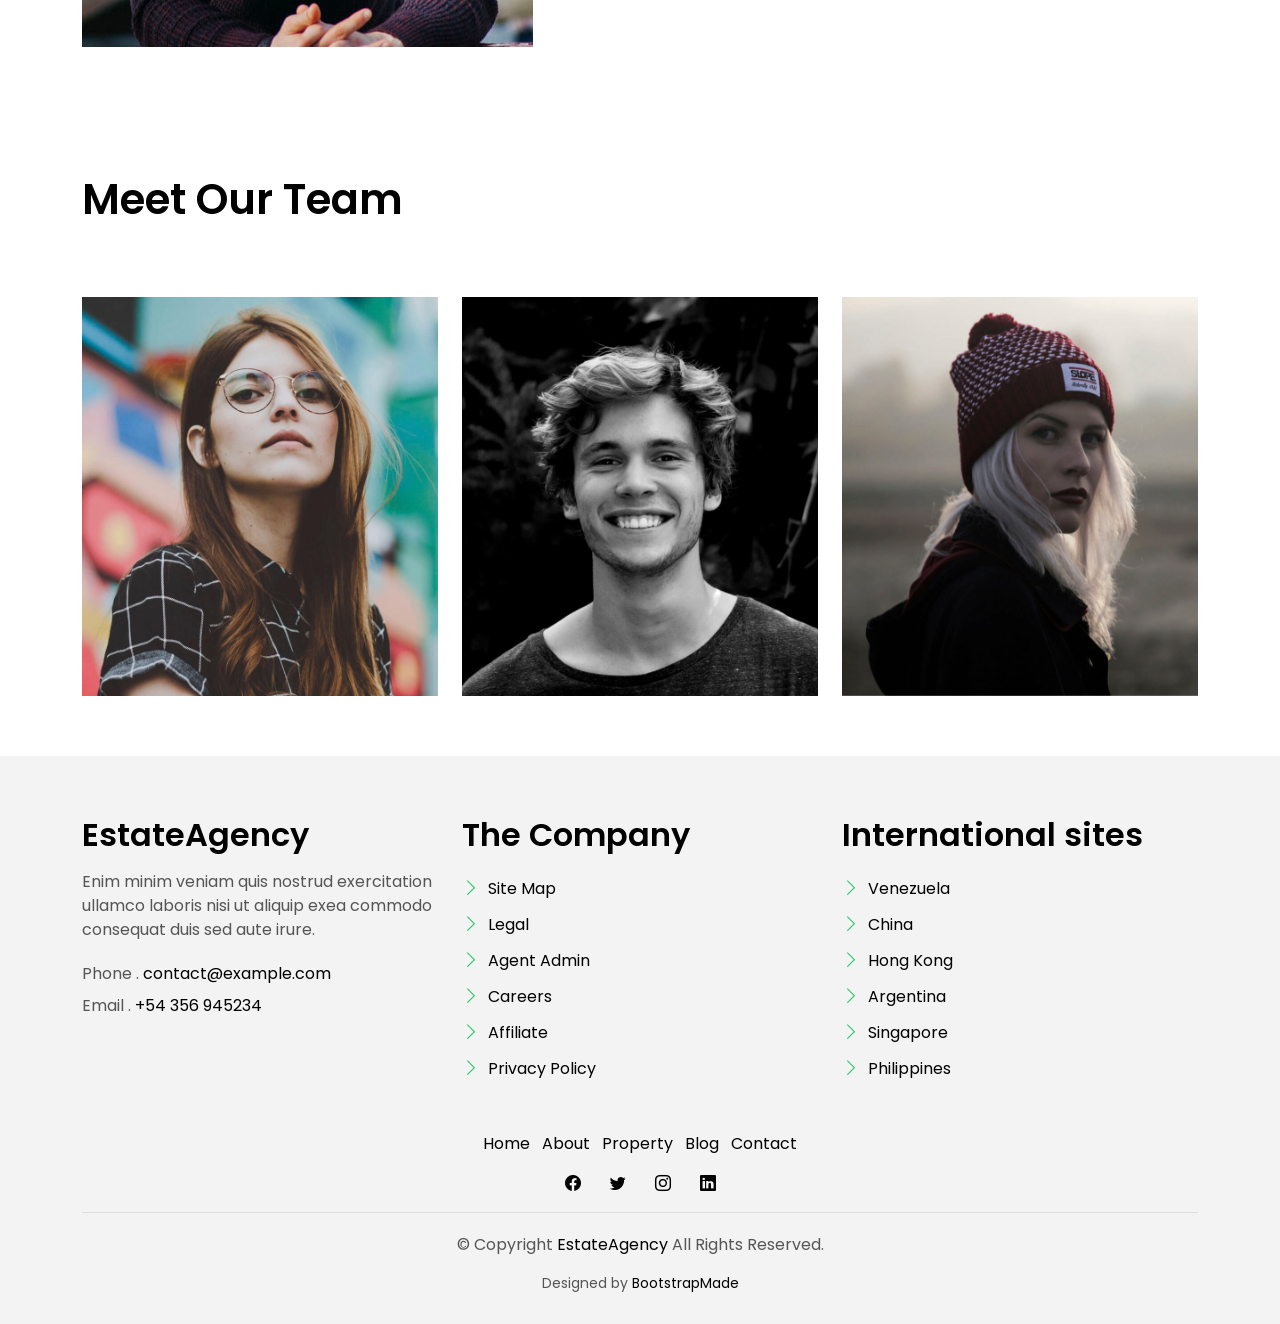
<file: RealEstateUI/wwwroot/EstateAgency/about.html>
<!DOCTYPE html>
<html lang="en">

<head>
  <meta charset="utf-8">
  <meta content="width=device-width, initial-scale=1.0" name="viewport">

  <title>EstateAgency Bootstrap Template - About</title>
  <meta content="" name="description">
  <meta content="" name="keywords">

  <!-- Favicons -->
  <link href="assets/img/favicon.png" rel="icon">
  <link href="assets/img/apple-touch-icon.png" rel="apple-touch-icon">

  <!-- Google Fonts -->
  <link href="https://fonts.googleapis.com/css?family=Poppins:300,400,500,600,700" rel="stylesheet">

  <!-- Vendor CSS Files -->
  <link href="assets/vendor/animate.css/animate.min.css" rel="stylesheet">
  <link href="assets/vendor/bootstrap/css/bootstrap.min.css" rel="stylesheet">
  <link href="assets/vendor/bootstrap-icons/bootstrap-icons.css" rel="stylesheet">
  <link href="assets/vendor/swiper/swiper-bundle.min.css" rel="stylesheet">

  <!-- Template Main CSS File -->
  <link href="assets/css/style.css" rel="stylesheet">

  <!-- =======================================================
  * Template Name: EstateAgency
  * Updated: Jan 09 2024 with Bootstrap v5.3.2
  * Template URL: https://bootstrapmade.com/real-estate-agency-bootstrap-template/
  * Author: BootstrapMade.com
  * License: https://bootstrapmade.com/license/
  ======================================================== -->
</head>

<body>

  <!-- ======= Property Search Section ======= -->
  <div class="click-closed"></div>
  <!--/ Form Search Star /-->
  <div class="box-collapse">
    <div class="title-box-d">
      <h3 class="title-d">Search Property</h3>
    </div>
    <span class="close-box-collapse right-boxed bi bi-x"></span>
    <div class="box-collapse-wrap form">
      <form class="form-a">
        <div class="row">
          <div class="col-md-12 mb-2">
            <div class="form-group">
              <label class="pb-2" for="Type">Keyword</label>
              <input type="text" class="form-control form-control-lg form-control-a" placeholder="Keyword">
            </div>
          </div>
          <div class="col-md-6 mb-2">
            <div class="form-group mt-3">
              <label class="pb-2" for="Type">Type</label>
              <select class="form-control form-select form-control-a" id="Type">
                <option>All Type</option>
                <option>For Rent</option>
                <option>For Sale</option>
                <option>Open House</option>
              </select>
            </div>
          </div>
          <div class="col-md-6 mb-2">
            <div class="form-group mt-3">
              <label class="pb-2" for="city">City</label>
              <select class="form-control form-select form-control-a" id="city">
                <option>All City</option>
                <option>Alabama</option>
                <option>Arizona</option>
                <option>California</option>
                <option>Colorado</option>
              </select>
            </div>
          </div>
          <div class="col-md-6 mb-2">
            <div class="form-group mt-3">
              <label class="pb-2" for="bedrooms">Bedrooms</label>
              <select class="form-control form-select form-control-a" id="bedrooms">
                <option>Any</option>
                <option>01</option>
                <option>02</option>
                <option>03</option>
              </select>
            </div>
          </div>
          <div class="col-md-6 mb-2">
            <div class="form-group mt-3">
              <label class="pb-2" for="garages">Garages</label>
              <select class="form-control form-select form-control-a" id="garages">
                <option>Any</option>
                <option>01</option>
                <option>02</option>
                <option>03</option>
                <option>04</option>
              </select>
            </div>
          </div>
          <div class="col-md-6 mb-2">
            <div class="form-group mt-3">
              <label class="pb-2" for="bathrooms">Bathrooms</label>
              <select class="form-control form-select form-control-a" id="bathrooms">
                <option>Any</option>
                <option>01</option>
                <option>02</option>
                <option>03</option>
              </select>
            </div>
          </div>
          <div class="col-md-6 mb-2">
            <div class="form-group mt-3">
              <label class="pb-2" for="price">Min Price</label>
              <select class="form-control form-select form-control-a" id="price">
                <option>Unlimite</option>
                <option>$50,000</option>
                <option>$100,000</option>
                <option>$150,000</option>
                <option>$200,000</option>
              </select>
            </div>
          </div>
          <div class="col-md-12">
            <button type="submit" class="btn btn-b">Search Property</button>
          </div>
        </div>
      </form>
    </div>
  </div><!-- End Property Search Section -->>

  <!-- ======= Header/Navbar ======= -->
  <nav class="navbar navbar-default navbar-trans navbar-expand-lg fixed-top">
    <div class="container">
      <button class="navbar-toggler collapsed" type="button" data-bs-toggle="collapse" data-bs-target="#navbarDefault" aria-controls="navbarDefault" aria-expanded="false" aria-label="Toggle navigation">
        <span></span>
        <span></span>
        <span></span>
      </button>
      <a class="navbar-brand text-brand" href="index.html">Estate<span class="color-b">Agency</span></a>

      <div class="navbar-collapse collapse justify-content-center" id="navbarDefault">
        <ul class="navbar-nav">

          <li class="nav-item">
            <a class="nav-link " href="index.html">Home</a>
          </li>

          <li class="nav-item">
            <a class="nav-link active" href="about.html">About</a>
          </li>

          <li class="nav-item">
            <a class="nav-link " href="property-grid.html">Property</a>
          </li>

          <li class="nav-item">
            <a class="nav-link " href="blog-grid.html">Blog</a>
          </li>

          <li class="nav-item dropdown">
            <a class="nav-link dropdown-toggle" href="#" id="navbarDropdown" role="button" data-bs-toggle="dropdown" aria-haspopup="true" aria-expanded="false">Pages</a>
            <div class="dropdown-menu">
              <a class="dropdown-item " href="property-single.html">Property Single</a>
              <a class="dropdown-item " href="blog-single.html">Blog Single</a>
              <a class="dropdown-item " href="agents-grid.html">Agents Grid</a>
              <a class="dropdown-item " href="agent-single.html">Agent Single</a>
            </div>
          </li>
          <li class="nav-item">
            <a class="nav-link " href="contact.html">Contact</a>
          </li>
        </ul>
      </div>

      <button type="button" class="btn btn-b-n navbar-toggle-box navbar-toggle-box-collapse" data-bs-toggle="collapse" data-bs-target="#navbarTogglerDemo01">
        <i class="bi bi-search"></i>
      </button>

    </div>
  </nav><!-- End Header/Navbar -->

  <main id="main">

    <!-- ======= Intro Single ======= -->
    <section class="intro-single">
      <div class="container">
        <div class="row">
          <div class="col-md-12 col-lg-8">
            <div class="title-single-box">
              <h1 class="title-single">We Do Great Design For Creative Folks</h1>
            </div>
          </div>
          <div class="col-md-12 col-lg-4">
            <nav aria-label="breadcrumb" class="breadcrumb-box d-flex justify-content-lg-end">
              <ol class="breadcrumb">
                <li class="breadcrumb-item">
                  <a href="#">Home</a>
                </li>
                <li class="breadcrumb-item active" aria-current="page">
                  About
                </li>
              </ol>
            </nav>
          </div>
        </div>
      </div>
    </section><!-- End Intro Single-->

    <!-- ======= About Section ======= -->
    <section class="section-about">
      <div class="container">
        <div class="row">
          <div class="col-sm-12 position-relative">
            <div class="about-img-box">
              <img src="assets/img/slide-about-1.jpg" alt="" class="img-fluid">
            </div>
            <div class="sinse-box">
              <h3 class="sinse-title">EstateAgency
                <span></span>
                <br> Sinse 2017
              </h3>
              <p>Art & Creative</p>
            </div>
          </div>
          <div class="col-md-12 section-t8 position-relative">
            <div class="row">
              <div class="col-md-6 col-lg-5">
                <img src="assets/img/about-2.jpg" alt="" class="img-fluid">
              </div>
              <div class="col-lg-2  d-none d-lg-block position-relative">
                <div class="title-vertical d-flex justify-content-start">
                  <span>EstateAgency Exclusive Property</span>
                </div>
              </div>
              <div class="col-md-6 col-lg-5 section-md-t3">
                <div class="title-box-d">
                  <h3 class="title-d">Sed
                    <span class="color-d">porttitor</span> lectus
                    <br> nibh.
                  </h3>
                </div>
                <p class="color-text-a">
                  Mauris blandit aliquet elit, eget tincidunt nibh pulvinar a. Vivamus magna justo, lacinia eget
                  consectetur sed, convallis
                  at tellus. Praesent sapien massa, convallis a pellentesque nec, egestas non nisi. Vestibulum
                  ante ipsum primis in faucibus orci luctus et ultrices posuere cubilia Curae; Donec velit
                  neque, auctor sit amet aliquam vel, ullamcorper sit amet ligula.
                </p>
                <p class="color-text-a">
                  Sed porttitor lectus nibh. Vivamus magna justo, lacinia eget consectetur sed, convallis at tellus.
                  Mauris blandit aliquet
                  elit, eget tincidunt nibh pulvinar a. Vivamus magna justo, lacinia eget consectetur sed,
                  convallis at tellus.
                </p>
              </div>
            </div>
          </div>
        </div>
      </div>
    </section>

    <!-- =======Team Section ======= -->
    <section class="section-agents section-t8">
      <div class="container">
        <div class="row">
          <div class="col-md-12">
            <div class="title-wrap d-flex justify-content-between">
              <div class="title-box">
                <h2 class="title-a">Meet Our Team</h2>
              </div>
            </div>
          </div>
        </div>
        <div class="row">
          <div class="col-md-4">
            <div class="card-box-d">
              <div class="card-img-d">
                <img src="assets/img/agent-7.jpg" alt="" class="img-d img-fluid">
              </div>
              <div class="card-overlay card-overlay-hover">
                <div class="card-header-d">
                  <div class="card-title-d align-self-center">
                    <h3 class="title-d">
                      <a href="agent-single.html" class="link-two">Margaret Sotillo
                        <br> Escala</a>
                    </h3>
                  </div>
                </div>
                <div class="card-body-d">
                  <p class="content-d color-text-a">
                    Sed porttitor lectus nibh, Cras ultricies ligula sed magna dictum porta two.
                  </p>
                  <div class="info-agents color-a">
                    <p>
                      <strong>Phone: </strong> +54 356 945234
                    </p>
                    <p>
                      <strong>Email: </strong> agents@example.com
                    </p>
                  </div>
                </div>
                <div class="card-footer-d">
                  <div class="socials-footer d-flex justify-content-center">
                    <ul class="list-inline">
                      <li class="list-inline-item">
                        <a href="#" class="link-one">
                          <i class="bi bi-facebook" aria-hidden="true"></i>
                        </a>
                      </li>
                      <li class="list-inline-item">
                        <a href="#" class="link-one">
                          <i class="bi bi-twitter" aria-hidden="true"></i>
                        </a>
                      </li>
                      <li class="list-inline-item">
                        <a href="#" class="link-one">
                          <i class="bi bi-instagram" aria-hidden="true"></i>
                        </a>
                      </li>
                      <li class="list-inline-item">
                        <a href="#" class="link-one">
                          <i class="bi bi-linkedin" aria-hidden="true"></i>
                        </a>
                      </li>
                    </ul>
                  </div>
                </div>
              </div>
            </div>
          </div>
          <div class="col-md-4">
            <div class="card-box-d">
              <div class="card-img-d">
                <img src="assets/img/agent-6.jpg" alt="" class="img-d img-fluid">
              </div>
              <div class="card-overlay card-overlay-hover">
                <div class="card-header-d">
                  <div class="card-title-d align-self-center">
                    <h3 class="title-d">
                      <a href="agent-single.html" class="link-two">Stiven Spilver
                        <br> Darw</a>
                    </h3>
                  </div>
                </div>
                <div class="card-body-d">
                  <p class="content-d color-text-a">
                    Sed porttitor lectus nibh, Cras ultricies ligula sed magna dictum porta two.
                  </p>
                  <div class="info-agents color-a">
                    <p>
                      <strong>Phone: </strong> +54 356 945234
                    </p>
                    <p>
                      <strong>Email: </strong> agents@example.com
                    </p>
                  </div>
                </div>
                <div class="card-footer-d">
                  <div class="socials-footer d-flex justify-content-center">
                    <ul class="list-inline">
                      <li class="list-inline-item">
                        <a href="#" class="link-one">
                          <i class="bi bi-facebook" aria-hidden="true"></i>
                        </a>
                      </li>
                      <li class="list-inline-item">
                        <a href="#" class="link-one">
                          <i class="bi bi-twitter" aria-hidden="true"></i>
                        </a>
                      </li>
                      <li class="list-inline-item">
                        <a href="#" class="link-one">
                          <i class="bi bi-instagram" aria-hidden="true"></i>
                        </a>
                      </li>
                      <li class="list-inline-item">
                        <a href="#" class="link-one">
                          <i class="bi bi-linkedin" aria-hidden="true"></i>
                        </a>
                      </li>
                      <li class="list-inline-item">
                        <a href="#" class="link-one">
                          <i class="bi bi-dribbble" aria-hidden="true"></i>
                        </a>
                      </li>
                    </ul>
                  </div>
                </div>
              </div>
            </div>
          </div>
          <div class="col-md-4">
            <div class="card-box-d">
              <div class="card-img-d">
                <img src="assets/img/agent-5.jpg" alt="" class="img-d img-fluid">
              </div>
              <div class="card-overlay card-overlay-hover">
                <div class="card-header-d">
                  <div class="card-title-d align-self-center">
                    <h3 class="title-d">
                      <a href="agent-single.html" class="link-two">Emma Toledo
                        <br> Cascada</a>
                    </h3>
                  </div>
                </div>
                <div class="card-body-d">
                  <p class="content-d color-text-a">
                    Sed porttitor lectus nibh, Cras ultricies ligula sed magna dictum porta two.
                  </p>
                  <div class="info-agents color-a">
                    <p>
                      <strong>Phone: </strong> +54 356 945234
                    </p>
                    <p>
                      <strong>Email: </strong> agents@example.com
                    </p>
                  </div>
                </div>
                <div class="card-footer-d">
                  <div class="socials-footer d-flex justify-content-center">
                    <ul class="list-inline">
                      <li class="list-inline-item">
                        <a href="#" class="link-one">
                          <i class="bi bi-facebook" aria-hidden="true"></i>
                        </a>
                      </li>
                      <li class="list-inline-item">
                        <a href="#" class="link-one">
                          <i class="bi bi-twitter" aria-hidden="true"></i>
                        </a>
                      </li>
                      <li class="list-inline-item">
                        <a href="#" class="link-one">
                          <i class="bi bi-instagram" aria-hidden="true"></i>
                        </a>
                      </li>
                      <li class="list-inline-item">
                        <a href="#" class="link-one">
                          <i class="bi bi-linkedin" aria-hidden="true"></i>
                        </a>
                      </li>
                      <li class="list-inline-item">
                        <a href="#" class="link-one">
                          <i class="bi bi-dribbble" aria-hidden="true"></i>
                        </a>
                      </li>
                    </ul>
                  </div>
                </div>
              </div>
            </div>
          </div>
        </div>
      </div>
    </section><!-- End About Section-->

  </main><!-- End #main -->

  <!-- ======= Footer ======= -->
  <section class="section-footer">
    <div class="container">
      <div class="row">
        <div class="col-sm-12 col-md-4">
          <div class="widget-a">
            <div class="w-header-a">
              <h3 class="w-title-a text-brand">EstateAgency</h3>
            </div>
            <div class="w-body-a">
              <p class="w-text-a color-text-a">
                Enim minim veniam quis nostrud exercitation ullamco laboris nisi ut aliquip exea commodo consequat duis
                sed aute irure.
              </p>
            </div>
            <div class="w-footer-a">
              <ul class="list-unstyled">
                <li class="color-a">
                  <span class="color-text-a">Phone .</span> contact@example.com
                </li>
                <li class="color-a">
                  <span class="color-text-a">Email .</span> +54 356 945234
                </li>
              </ul>
            </div>
          </div>
        </div>
        <div class="col-sm-12 col-md-4 section-md-t3">
          <div class="widget-a">
            <div class="w-header-a">
              <h3 class="w-title-a text-brand">The Company</h3>
            </div>
            <div class="w-body-a">
              <div class="w-body-a">
                <ul class="list-unstyled">
                  <li class="item-list-a">
                    <i class="bi bi-chevron-right"></i> <a href="#">Site Map</a>
                  </li>
                  <li class="item-list-a">
                    <i class="bi bi-chevron-right"></i> <a href="#">Legal</a>
                  </li>
                  <li class="item-list-a">
                    <i class="bi bi-chevron-right"></i> <a href="#">Agent Admin</a>
                  </li>
                  <li class="item-list-a">
                    <i class="bi bi-chevron-right"></i> <a href="#">Careers</a>
                  </li>
                  <li class="item-list-a">
                    <i class="bi bi-chevron-right"></i> <a href="#">Affiliate</a>
                  </li>
                  <li class="item-list-a">
                    <i class="bi bi-chevron-right"></i> <a href="#">Privacy Policy</a>
                  </li>
                </ul>
              </div>
            </div>
          </div>
        </div>
        <div class="col-sm-12 col-md-4 section-md-t3">
          <div class="widget-a">
            <div class="w-header-a">
              <h3 class="w-title-a text-brand">International sites</h3>
            </div>
            <div class="w-body-a">
              <ul class="list-unstyled">
                <li class="item-list-a">
                  <i class="bi bi-chevron-right"></i> <a href="#">Venezuela</a>
                </li>
                <li class="item-list-a">
                  <i class="bi bi-chevron-right"></i> <a href="#">China</a>
                </li>
                <li class="item-list-a">
                  <i class="bi bi-chevron-right"></i> <a href="#">Hong Kong</a>
                </li>
                <li class="item-list-a">
                  <i class="bi bi-chevron-right"></i> <a href="#">Argentina</a>
                </li>
                <li class="item-list-a">
                  <i class="bi bi-chevron-right"></i> <a href="#">Singapore</a>
                </li>
                <li class="item-list-a">
                  <i class="bi bi-chevron-right"></i> <a href="#">Philippines</a>
                </li>
              </ul>
            </div>
          </div>
        </div>
      </div>
    </div>
  </section>
  <footer>
    <div class="container">
      <div class="row">
        <div class="col-md-12">
          <nav class="nav-footer">
            <ul class="list-inline">
              <li class="list-inline-item">
                <a href="#">Home</a>
              </li>
              <li class="list-inline-item">
                <a href="#">About</a>
              </li>
              <li class="list-inline-item">
                <a href="#">Property</a>
              </li>
              <li class="list-inline-item">
                <a href="#">Blog</a>
              </li>
              <li class="list-inline-item">
                <a href="#">Contact</a>
              </li>
            </ul>
          </nav>
          <div class="socials-a">
            <ul class="list-inline">
              <li class="list-inline-item">
                <a href="#">
                  <i class="bi bi-facebook" aria-hidden="true"></i>
                </a>
              </li>
              <li class="list-inline-item">
                <a href="#">
                  <i class="bi bi-twitter" aria-hidden="true"></i>
                </a>
              </li>
              <li class="list-inline-item">
                <a href="#">
                  <i class="bi bi-instagram" aria-hidden="true"></i>
                </a>
              </li>
              <li class="list-inline-item">
                <a href="#">
                  <i class="bi bi-linkedin" aria-hidden="true"></i>
                </a>
              </li>
            </ul>
          </div>
          <div class="copyright-footer">
            <p class="copyright color-text-a">
              &copy; Copyright
              <span class="color-a">EstateAgency</span> All Rights Reserved.
            </p>
          </div>
          <div class="credits">
            <!--
            All the links in the footer should remain intact.
            You can delete the links only if you purchased the pro version.
            Licensing information: https://bootstrapmade.com/license/
            Purchase the pro version with working PHP/AJAX contact form: https://bootstrapmade.com/buy/?theme=EstateAgency
          -->
            Designed by <a href="https://bootstrapmade.com/">BootstrapMade</a>
          </div>
        </div>
      </div>
    </div>
  </footer><!-- End  Footer -->

  <div id="preloader"></div>
  <a href="#" class="back-to-top d-flex align-items-center justify-content-center"><i class="bi bi-arrow-up-short"></i></a>

  <!-- Vendor JS Files -->
  <script src="assets/vendor/bootstrap/js/bootstrap.bundle.min.js"></script>
  <script src="assets/vendor/swiper/swiper-bundle.min.js"></script>
  <script src="assets/vendor/php-email-form/validate.js"></script>

  <!-- Template Main JS File -->
  <script src="assets/js/main.js"></script>

</body>

</html>
</file>
<file: RealEstateUI/wwwroot/dashmin-1.0.0/css/style.css>
/********** Template CSS **********/
:root {
    --primary: #009CFF;
    --light: #F3F6F9;
    --dark: #191C24;
}

.back-to-top {
    position: fixed;
    display: none;
    right: 45px;
    bottom: 45px;
    z-index: 99;
}


/*** Spinner ***/
#spinner {
    opacity: 0;
    visibility: hidden;
    transition: opacity .5s ease-out, visibility 0s linear .5s;
    z-index: 99999;
}

#spinner.show {
    transition: opacity .5s ease-out, visibility 0s linear 0s;
    visibility: visible;
    opacity: 1;
}


/*** Button ***/
.btn {
    transition: .5s;
}

.btn.btn-primary {
    color: #FFFFFF;
}

.btn-square {
    width: 38px;
    height: 38px;
}

.btn-sm-square {
    width: 32px;
    height: 32px;
}

.btn-lg-square {
    width: 48px;
    height: 48px;
}

.btn-square,
.btn-sm-square,
.btn-lg-square {
    padding: 0;
    display: inline-flex;
    align-items: center;
    justify-content: center;
    font-weight: normal;
    border-radius: 50px;
}


/*** Layout ***/
.sidebar {
    position: fixed;
    top: 0;
    left: 0;
    bottom: 0;
    width: 250px;
    height: 100vh;
    overflow-y: auto;
    background: var(--light);
    transition: 0.5s;
    z-index: 999;
}

.content {
    margin-left: 250px;
    min-height: 100vh;
    background: #FFFFFF;
    transition: 0.5s;
}

@media (min-width: 992px) {
    .sidebar {
        margin-left: 0;
    }

    .sidebar.open {
        margin-left: -250px;
    }

    .content {
        width: calc(100%);
        margin-left: 0;
    }

    .content.open {
        width: 100%;
        margin-left: 0;
    }
}

@media (max-width: 991.98px) {
    .sidebar {
        margin-left: -250px;
    }

    .sidebar.open {
        margin-left: 0;
    }

    .content {
        width: 100%;
        margin-left: 0;
    }
}


/*** Navbar ***/
.sidebar .navbar .navbar-nav .nav-link {
    padding: 7px 20px;
    color: var(--dark);
    font-weight: 500;
    border-left: 3px solid var(--light);
    border-radius: 0 30px 30px 0;
    outline: none;
}

.sidebar .navbar .navbar-nav .nav-link:hover,
.sidebar .navbar .navbar-nav .nav-link.active {
    color: var(--primary);
    background: #FFFFFF;
    border-color: var(--primary);
}

.sidebar .navbar .navbar-nav .nav-link i {
    width: 40px;
    height: 40px;
    display: inline-flex;
    align-items: center;
    justify-content: center;
    background: #FFFFFF;
    border-radius: 40px;
}

.sidebar .navbar .navbar-nav .nav-link:hover i,
.sidebar .navbar .navbar-nav .nav-link.active i {
    background: var(--light);
}

.sidebar .navbar .dropdown-toggle::after {
    position: absolute;
    top: 15px;
    right: 15px;
    border: none;
    content: "\f107";
    font-family: "Font Awesome 5 Free";
    font-weight: 900;
    transition: .5s;
}

.sidebar .navbar .dropdown-toggle[aria-expanded=true]::after {
    transform: rotate(-180deg);
}

.sidebar .navbar .dropdown-item {
    padding-left: 25px;
    border-radius: 0 30px 30px 0;
}

.content .navbar .navbar-nav .nav-link {
    margin-left: 25px;
    padding: 12px 0;
    color: var(--dark);
    outline: none;
}

.content .navbar .navbar-nav .nav-link:hover,
.content .navbar .navbar-nav .nav-link.active {
    color: var(--primary);
}

.content .navbar .sidebar-toggler,
.content .navbar .navbar-nav .nav-link i {
    width: 40px;
    height: 40px;
    display: inline-flex;
    align-items: center;
    justify-content: center;
    background: #FFFFFF;
    border-radius: 40px;
}

.content .navbar .dropdown-toggle::after {
    margin-left: 6px;
    vertical-align: middle;
    border: none;
    content: "\f107";
    font-family: "Font Awesome 5 Free";
    font-weight: 900;
    transition: .5s;
}

.content .navbar .dropdown-toggle[aria-expanded=true]::after {
    transform: rotate(-180deg);
}

@media (max-width: 575.98px) {
    .content .navbar .navbar-nav .nav-link {
        margin-left: 15px;
    }
}


/*** Date Picker ***/
.bootstrap-datetimepicker-widget.bottom {
    top: auto !important;
}

.bootstrap-datetimepicker-widget .table * {
    border-bottom-width: 0px;
}

.bootstrap-datetimepicker-widget .table th {
    font-weight: 500;
}

.bootstrap-datetimepicker-widget.dropdown-menu {
    padding: 10px;
    border-radius: 2px;
}

.bootstrap-datetimepicker-widget table td.active,
.bootstrap-datetimepicker-widget table td.active:hover {
    background: var(--primary);
}

.bootstrap-datetimepicker-widget table td.today::before {
    border-bottom-color: var(--primary);
}


/*** Testimonial ***/
.progress .progress-bar {
    width: 0px;
    transition: 2s;
}


/*** Testimonial ***/
.testimonial-carousel .owl-dots {
    margin-top: 24px;
    display: flex;
    align-items: flex-end;
    justify-content: center;
}

.testimonial-carousel .owl-dot {
    position: relative;
    display: inline-block;
    margin: 0 5px;
    width: 15px;
    height: 15px;
    border: 5px solid var(--primary);
    border-radius: 15px;
    transition: .5s;
}

.testimonial-carousel .owl-dot.active {
    background: var(--dark);
    border-color: var(--primary);
}
</file>
<file: RealEstateUI/wwwroot/EstateAgency/assets/css/style.css>
/**
* Template Name: EstateAgency
* Updated: Jan 09 2024 with Bootstrap v5.3.2
* Template URL: https://bootstrapmade.com/real-estate-agency-bootstrap-template/
* Author: BootstrapMade.com
* License: https://bootstrapmade.com/license/
*/

/*--------------------------------------------------------------
# General
--------------------------------------------------------------*/
body {
  font-family: "Poppins", sans-serif;
  color: #555555;
}

h1,
h2,
h3,
h4,
h5,
h6 {
  color: #000000;
}

a {
  color: #000000;
  text-decoration: none;
  transition: all 0.5s ease;
}

a:hover {
  color: #2eca6a;
  text-decoration: none;
}

.link-two {
  color: #000000;
  transition: all 0.5s ease;
}

.link-two:hover {
  text-decoration: underline;
  color: #000000;
}

.link-one {
  color: #000000;
  transition: all 0.5s ease;
}

.link-one:hover {
  color: #000000;
  text-decoration: none;
}

.link-icon {
  color: #000000;
  font-weight: 500;
}

.link-icon span {
  font-size: 14px;
  padding-left: 4px;
  vertical-align: middle;
}

.link-a {
  text-decoration: none;
  color: #ffffff;
  text-decoration: none;
}

@media (min-width: 768px) {
  .link-a {
    font-size: 0.9rem;
  }
}

@media (min-width: 992px) {
  .link-a {
    font-size: 1rem;
  }
}

.link-a:hover {
  color: #ffffff;
  text-decoration: none;
}

.link-a span {
  font-size: 18px;
  vertical-align: middle;
  margin-left: 5px;
}

@media (min-width: 768px) {
  .link-a span {
    font-size: 1.5rem;
  }
}

@media (min-width: 992px) {
  .link-a span {
    font-size: 18px;
  }
}

.text-brand {
  color: #000000;
  font-size: 2rem;
  font-weight: 600;
}

@media (max-width: 767px) {
  .text-brand {
    font-size: 1.8rem;
  }
}

.color-a {
  text-decoration: none;
  color: #000000;
}

.color-b {
  color: #2eca6a;
}

.color-d {
  color: #adadad;
}

.color-text-a {
  text-decoration: none;
  color: #555555;
}

.no-margin {
  margin: 0;
}

/*------/ Nav Pills  /------*/
.nav-pills-a {
  text-decoration: none;
}

.nav-pills-a.nav-pills .nav-link {
  color: #000000;
  position: relative;
  font-weight: 600;
}

.nav-pills-a.nav-pills .nav-link.active {
  background-color: transparent;
}

.nav-pills-a.nav-pills .nav-link.active:after {
  content: "";
  position: absolute;
  left: 0;
  bottom: -1px;
  width: 100%;
  height: 2px;
  background-color: #2eca6a;
  z-index: 2;
}

/*------/ Bg Image /------*/
.bg-image {
  background-repeat: no-repeat;
  background-attachment: fixed;
  background-size: cover;
  background-position: center center;
}

/*------/ List a /------*/
.list-a {
  text-decoration: none;
  display: inline-block;
  line-height: 2;
  padding: 0;
  list-style: none;
}

.list-a li {
  position: relative;
  width: 50%;
  float: left;
  padding-left: 25px;
  padding-right: 5px;
}

@media (min-width: 992px) {
  .list-a li {
    width: 33.333%;
  }
}

.list-a li:before {
  content: "";
  width: 10px;
  height: 2px;
  position: absolute;
  background-color: #313131;
  top: 15px;
  left: 0;
}

/*------/ Pagination-a /------*/
.pagination-a {
  text-decoration: none;
}

.pagination-a .pagination .page-link {
  margin: 0 0.2rem;
  border-color: transparent;
  padding: 0.5rem 0.8rem;
  color: #000000;
}

.pagination-a .pagination .page-link:hover,
.pagination-a .pagination .page-link:active,
.pagination-a .pagination .page-link:focus {
  background-color: #2eca6a;
}

.pagination-a .pagination .page-link span {
  font-size: 1.2rem;
}

.pagination-a .pagination .next .page-link {
  padding: 0.4rem 0.9rem;
}

.pagination-a .pagination .page-item:last-child .page-link {
  border-top-right-radius: 0;
  border-bottom-right-radius: 0;
}

.pagination-a .pagination .page-item:first-child .page-link {
  border-top-left-radius: 0;
  border-bottom-left-radius: 0;
}

.pagination-a .pagination .page-item.disabled .page-link {
  padding: 0.4rem 0.9rem;
  color: #555555;
}

.pagination-a .pagination .page-item.active .page-link {
  background-color: #2eca6a;
}

.a {
  text-decoration: none;
  color: #2eca6a;
  font-size: 1.3rem;
}

/*------/ Icon Box /------*/
.icon-box .icon-box-icon {
  display: table-cell;
  vertical-align: top;
  font-size: 36px;
  color: #000000;
  width: 50px;
  padding-top: 8px;
}

.icon-box .icon-box-content {
  padding-top: 18px;
}

/*------/ Space Padding /------*/
.section-t8 {
  padding-top: 8rem;
}

@media (max-width: 767px) {
  .section-t8 {
    padding-top: 4rem;
  }
}

.section-t4 {
  padding-top: 4rem;
}

@media (max-width: 767px) {
  .section-t4 {
    padding-top: 2rem;
  }
}

.section-t3 {
  padding-top: 3rem;
}

@media (max-width: 767px) {
  .section-md-t3 {
    padding-top: 3rem;
  }
}

.section-b2 {
  padding-bottom: 2rem;
}

.section-tb85 {
  padding: 8rem 0 5rem 0;
}

@media (max-width: 767px) {
  .section-tb85 {
    padding: 4rem 0 2.5rem 0;
  }
}

/*------/ Title /------*/
.title-wrap {
  padding-bottom: 4rem;
}

.title-a {
  text-decoration: none;
  font-size: 2.6rem;
  font-weight: 600;
}

.title-link {
  font-size: 1.2rem;
  font-weight: 300;
  padding-top: 1.2rem;
}

.title-link a {
  text-decoration: none;
  color: #313131;
}

.title-link span {
  font-size: 20px;
  padding-left: 4px;
  vertical-align: middle;
}

.title-box-d {
  padding-bottom: 1.8rem;
  margin-bottom: 1rem;
  position: relative;
}

.title-box-d .title-d {
  font-weight: 600;
  font-size: 2rem;
}

.title-box-d .title-d:after {
  content: "";
  position: absolute;
  width: 70px;
  height: 4px;
  background-color: #2eca6a;
  bottom: 20px;
  left: 0;
}

/*------/ Display Table & Table Cell /------*/
.display-table {
  width: 100%;
  height: 100%;
  display: table;
}

.table-cell {
  display: table-cell;
  vertical-align: middle;
}

/*------/ Ul Resect /------*/
.ul-resect ul,
.box-comments ul,
.list-a ul {
  list-style: none;
  padding-left: 0;
  margin-bottom: 0;
}

/*------/ Overlay /------*/
.overlay-a {
  text-decoration: none;
  background: linear-gradient(to bottom, rgba(0, 0, 0, 0) 0%, rgba(0, 0, 0, 0.2) 27%, rgba(0, 0, 0, 0.65) 90%);
}

.overlay {
  position: absolute;
  top: 0;
  left: 0px;
  padding: 0;
  height: 100%;
  width: 100%;
}

.carousel-pagination {
  margin-top: 10px;
  text-align: center;
}

.carousel-pagination .swiper-pagination-bullet {
  width: 18px;
  height: 10px;
  background-color: #555;
  margin: 0 4px;
  border-radius: 0;
  opacity: 1;
  transition: 0.3s;
}

.carousel-pagination .swiper-pagination-bullet-active {
  background-color: #2eca6a;
  width: 36px;
}

.nav-arrow-a {
  text-decoration: none;
}

.nav-arrow-a .owl-arrow .owl-nav {
  font-size: 1.8rem;
  margin-top: -110px;
}

.nav-arrow-a .owl-arrow .owl-nav .owl-next {
  margin-left: 15px;
}

.nav-arrow-b .owl-arrow .owl-nav {
  position: absolute;
  top: 0;
  right: 0;
  font-size: 1.2rem;
}

.nav-arrow-b .owl-arrow .owl-nav .owl-prev,
.nav-arrow-b .owl-arrow .owl-nav .owl-next {
  padding: 0.7rem 1.5rem !important;
  display: inline-block;
  transition: all 0.6s ease-in-out;
  color: #ffffff;
  background-color: #2eca6a;
  opacity: 0.9;
}

.nav-arrow-b .owl-arrow .owl-nav .owl-prev.disabled,
.nav-arrow-b .owl-arrow .owl-nav .owl-next.disabled {
  transition: all 0.6s ease-in-out;
  color: #ffffff;
}

.nav-arrow-b .owl-arrow .owl-nav .owl-prev:hover,
.nav-arrow-b .owl-arrow .owl-nav .owl-next:hover {
  background-color: #26a356;
}

.nav-arrow-b .owl-arrow .owl-nav .owl-next {
  margin-left: 0px;
}

/*------/ Socials /------*/
.socials-a {
  text-decoration: none;
}

.socials-a .list-inline-item:not(:last-child) {
  margin-right: 25px;
}

/*--------------------------------------------------------------
# Back to top button
--------------------------------------------------------------*/
.back-to-top {
  position: fixed;
  visibility: hidden;
  opacity: 0;
  right: 15px;
  bottom: 15px;
  z-index: 996;
  background: #2eca6a;
  width: 40px;
  height: 40px;
  border-radius: 50px;
  transition: all 0.4s;
}

.back-to-top i {
  font-size: 28px;
  color: #fff;
  line-height: 0;
}

.back-to-top:hover {
  background: #4bd680;
  color: #fff;
}

.back-to-top.active {
  visibility: visible;
  opacity: 1;
}

/* Prelaoder */
#preloader {
  position: fixed;
  top: 0;
  left: 0;
  right: 0;
  bottom: 0;
  z-index: 9999;
  overflow: hidden;
  background: #fff;
}

#preloader:before {
  content: "";
  position: fixed;
  top: calc(50% - 30px);
  left: calc(50% - 30px);
  border: 6px solid #f2f2f2;
  border-top: 6px solid #2eca6a;
  border-radius: 50%;
  width: 60px;
  height: 60px;
  animation: animate-preloader 1s linear infinite;
}

@keyframes animate-preloader {
  0% {
    transform: rotate(0deg);
  }

  100% {
    transform: rotate(360deg);
  }
}

/*======================================
//--//-->   BUTTON
======================================*/
.btn {
  transition: 0.5s ease;
}

.btn.btn-a,
.btn.btn-b {
  border-radius: 0;
  padding: 1rem 3rem;
  letter-spacing: 0.05rem;
}

.btn.btn-a {
  text-decoration: none;
  background-color: #000000;
  color: #ffffff;
}

.btn.btn-a:hover {
  background-color: #2eca6a;
  color: #000000;
}

.btn.btn-b {
  background-color: #2eca6a;
  color: #000000;
}

.btn.btn-b:hover {
  background-color: #000000;
  color: #ffffff;
}

.btn.btn-b-n {
  background-color: #2eca6a;
  color: #ffffff;
  border-radius: 0;
}

.btn.btn-b-n:hover {
  background-color: #26a356;
  color: #ffffff;
}

.navbar-toggle-box {
  display: inline-flex;
  align-items: center;
  justify-content: center;
  line-height: 0;
  padding: 10px;
}

.navbar-toggle-box i {
  line-height: 0;
}

/*--------------------------------------------------------------
# Navbar
--------------------------------------------------------------*/
.navbar-default {
  transition: all 0.5s ease-in-out;
  background-color: #ffffff;
  padding-top: 28px;
  padding-bottom: 28px;
  -webkit-backface-visibility: hidden;
  backface-visibility: hidden;
  box-shadow: 1px 2px 15px rgba(100, 100, 100, 0.3);
}

.navbar-default .nav-search {
  color: #000000;
  font-size: 1.5rem;
}

.navbar-default.navbar-reduce {
  box-shadow: 1px 2px 15px rgba(100, 100, 100, 0.3);
}

.navbar-default.navbar-trans,
.navbar-default.navbar-reduce {
  -webkit-backface-visibility: hidden;
  backface-visibility: hidden;
}

.navbar-default.navbar-trans .nav-item,
.navbar-default.navbar-reduce .nav-item {
  position: relative;
  padding-right: 10px;
  padding-bottom: 8px;
  margin-left: 0;
}

@media (min-width: 768px) {

  .navbar-default.navbar-trans .nav-item,
  .navbar-default.navbar-reduce .nav-item {
    margin-left: 15px;
  }
}

.navbar-default.navbar-trans .nav-link,
.navbar-default.navbar-reduce .nav-link {
  font-size: 1.1rem;
  color: #000000;
  font-weight: 600;
  letter-spacing: 0.03em;
  transition: all 0.1s ease-in-out;
  position: relative;
  padding-left: 0;
  padding-right: 0;
}

.navbar-default.navbar-trans .nav-link:before,
.navbar-default.navbar-reduce .nav-link:before {
  content: "";
  position: absolute;
  bottom: 5px;
  left: 0;
  width: 100%;
  height: 2px;
  z-index: 0;
  background-color: #2eca6a;
  transform: scaleX(0);
  transform-origin: right;
  transition: transform 0.2s ease-out, opacity 0.2s ease-out 0.3s;
}

.navbar-default.navbar-trans .nav-link:hover,
.navbar-default.navbar-reduce .nav-link:hover {
  color: #000000;
}

.navbar-default.navbar-trans .nav-link:hover:before,
.navbar-default.navbar-reduce .nav-link:hover:before {
  transform: scaleX(1);
  transform-origin: left;
}

.navbar-default.navbar-trans .show>.nav-link:before,
.navbar-default.navbar-trans .active>.nav-link:before,
.navbar-default.navbar-trans .nav-link.show:before,
.navbar-default.navbar-trans .nav-link.active:before,
.navbar-default.navbar-reduce .show>.nav-link:before,
.navbar-default.navbar-reduce .active>.nav-link:before,
.navbar-default.navbar-reduce .nav-link.show:before,
.navbar-default.navbar-reduce .nav-link.active:before {
  transform: scaleX(1);
}

.navbar-default.navbar-trans .nav-link:before {
  background-color: #2eca6a;
}

.navbar-default.navbar-trans .nav-link:hover {
  color: #000000;
}

.navbar-default.navbar-trans .show>.nav-link,
.navbar-default.navbar-trans .active>.nav-link,
.navbar-default.navbar-trans .nav-link.show,
.navbar-default.navbar-trans .nav-link.active {
  color: #000000;
}

.navbar-default.navbar-reduce {
  transition: all 0.5s ease-in-out;
  padding-top: 19px;
  padding-bottom: 19px;
}

.navbar-default.navbar-reduce .nav-link {
  color: #000000;
}

.navbar-default.navbar-reduce .nav-link:before {
  background-color: #2eca6a;
}

.navbar-default.navbar-reduce .nav-link:hover {
  color: #000000;
}

.navbar-default.navbar-reduce .show>.nav-link,
.navbar-default.navbar-reduce .active>.nav-link,
.navbar-default.navbar-reduce .nav-link.show,
.navbar-default.navbar-reduce .nav-link.active {
  color: #000000;
}

.navbar-default.navbar-reduce .navbar-brand {
  color: #000000;
}

.navbar-default .dropdown .dropdown-menu {
  border-top: 0;
  border-left: 4px solid #2eca6a;
  border-right: 0;
  border-bottom: 0;
  transform: translate3d(0px, 40px, 0px);
  opacity: 0;
  filter: alpha(opacity=0);
  visibility: hidden;
  transition: all 0.5s cubic-bezier(0.3, 0.65, 0.355, 1) 0s, opacity 0.31s ease 0s, height 0s linear 0.36s;
  margin: 0;
  border-radius: 0;
  padding: 12px 0;
}

@media (min-width: 768px) {
  .navbar-default .dropdown .dropdown-menu {
    border-top: 4px solid #2eca6a;
    border-left: 0;
    display: block;
    position: absolute;
    box-shadow: 0 2px rgba(17, 16, 15, 0.1), 0 2px 10px rgba(20, 19, 18, 0.1);
  }
}

.navbar-default .dropdown .dropdown-menu .dropdown-item {
  padding: 12px 18px;
  transition: all 500ms ease;
  font-weight: 600;
  min-width: 220px;
}

.navbar-default .dropdown .dropdown-menu .dropdown-item:hover {
  background-color: #ffffff;
  color: #2eca6a;
  transition: all 500ms ease;
}

.navbar-default .dropdown .dropdown-menu .dropdown-item.active {
  background-color: #ffffff;
  color: #2eca6a;
}

.navbar-default .dropdown:hover .dropdown-menu {
  transform: translate3d(0px, 0px, 0px);
  visibility: visible;
  opacity: 1;
  filter: alpha(opacity=1);
}

/*------/ Hamburger Navbar /------*/
.navbar-toggler {
  position: relative;
}

.navbar-toggler:focus,
.navbar-toggler:active {
  outline: 0;
}

.navbar-toggler span {
  display: block;
  background-color: #000000;
  height: 3px;
  width: 25px;
  margin-top: 4px;
  margin-bottom: 4px;
  transform: rotate(0deg);
  left: 0;
  opacity: 1;
}

.navbar-toggler span:nth-child(1),
.navbar-toggler span:nth-child(3) {
  transition: transform 0.35s ease-in-out;
}

.navbar-toggler:not(.collapsed) span:nth-child(1) {
  position: absolute;
  left: 12px;
  top: 10px;
  transform: rotate(135deg);
  opacity: 0.9;
}

.navbar-toggler:not(.collapsed) span:nth-child(2) {
  height: 12px;
  visibility: hidden;
  background-color: transparent;
}

.navbar-toggler:not(.collapsed) span:nth-child(3) {
  position: absolute;
  left: 12px;
  top: 10px;
  transform: rotate(-135deg);
  opacity: 0.9;
}

/*======================================
//--//-->   BOX COLAPSE
======================================*/
.box-collapse {
  position: fixed;
  top: 0;
  bottom: 0;
  right: 0;
  width: 100%;
  z-index: 1040;
  background-color: #ffffff;
  transform: translateX(100%);
  transition: all 0.6s ease;
}

@media (min-width: 768px) {
  .box-collapse {
    width: 50%;
  }
}

.box-collapse .title-box-d {
  top: 30px;
  left: 60px;
  opacity: 0;
  transition: all 1s ease;
  transition-delay: 0.3s;
}

@media (max-width: 575px) {
  .box-collapse .title-box-d {
    left: 35px;
  }
}

@media (max-width: 575px) {
  .box-collapse .title-box-d .title-d {
    font-size: 1.3rem;
  }
}

.box-collapse-wrap {
  opacity: 0;
  position: absolute;
  left: 0;
  top: 6.5rem;
  bottom: 5rem;
  padding-left: 10%;
  padding-right: 10%;
  overflow-x: hidden;
  overflow-y: auto;
  margin: 0;
  transform: translateY(3rem);
  transition: transform 0.5s 0.5s ease, opacity 0.5s 0.5s ease;
}

.box-collapse-open .click-closed {
  visibility: visible;
}

.box-collapse-open .box-collapse {
  transform: translateX(0);
  box-shadow: 0 0 65px rgba(0, 0, 0, 0.07);
  opacity: 1;
}

.box-collapse-open .box-collapse .title-box-d {
  transform: translate(0);
  opacity: 1;
}

.box-collapse-open .box-collapse-wrap {
  transform: translate(0);
  opacity: 1;
}

.box-collapse-closed .box-collapse {
  opacity: 0.7;
  transition-delay: 0s;
}

.box-collapse-closed .box-collapse .title-box-d {
  opacity: 0;
  transition-delay: 0s;
}

.box-collapse-closed .box-collapse .form-a {
  opacity: 0;
  transition-delay: 0s;
}

.click-closed {
  position: fixed;
  top: 0;
  left: 0;
  width: 100%;
  height: 100%;
  visibility: hidden;
  z-index: 1035;
  background-color: #000000;
  opacity: 0.4;
}

.close-box-collapse {
  position: absolute;
  z-index: 1050;
  top: 2rem;
  font-size: 3.5rem;
  line-height: 1;
  color: #000000;
  cursor: pointer;
  transition: all 0.3s ease;
}

.right-boxed {
  right: 4.2857rem;
}

/*--------------------------------------------------------------
# Hero Section
--------------------------------------------------------------*/
.intro {
  height: 100vh;
  position: relative;
  color: #ffffff;
}

.intro .swiper-pagination {
  bottom: 50px;
}

.intro .swiper-pagination .swiper-pagination-bullet {
  width: 18px;
  height: 10px;
  background-color: #ffffff;
  border-radius: 0;
  opacity: 1;
  transition: 0.3s;
}

.intro .swiper-pagination .swiper-pagination-bullet-active {
  background-color: #2eca6a;
  width: 36px;
}

.intro .intro-item {
  padding-top: 2rem;
}

.intro .carousel-item-a {
  position: relative;
  height: 100vh;
}

.intro .carousel-item-a.bg-image {
  background-attachment: scroll;
}

.intro .intro-content {
  position: absolute;
}

.intro .intro-body {
  padding-left: 1rem;
}

@media (min-width: 768px) {
  .intro .intro-body {
    padding-left: 2rem;
  }
}

.intro .intro-body .price-a {
  color: #ffffff;
  padding: 1rem 1.5rem;
  border: 2px solid #2eca6a;
  border-radius: 50px;
  text-transform: uppercase;
  letter-spacing: 0.03em;
}

.intro .spacial {
  animation-delay: 0.2s;
  color: #ffffff;
}

.intro .intro-title-top {
  margin-bottom: 1rem;
  font-size: 0.9rem;
  color: #ffffff;
  letter-spacing: 0.05em;
}

@media (min-width: 768px) {
  .intro .intro-title-top {
    font-size: 0.9rem;
    margin-bottom: 1rem;
  }
}

@media (min-width: 992px) {
  .intro .intro-title-top {
    font-size: 1rem;
    margin-bottom: 2rem;
  }
}

.intro .intro-title {
  color: #ffffff;
  font-weight: 700;
  font-size: 2.8rem;
  text-transform: uppercase;
}

@media (min-width: 576px) {
  .intro .intro-title {
    font-size: 3.5rem;
  }
}

@media (min-width: 768px) {
  .intro .intro-title {
    font-size: 3.5rem;
  }
}

@media (min-width: 992px) {
  .intro .intro-title {
    font-size: 4rem;
  }
}

.intro .intro-subtitle {
  font-size: 1.5rem;
  font-weight: 300;
}

@media (min-width: 768px) {
  .intro .intro-subtitle {
    font-size: 2.5rem;
  }
}

.intro .intro-subtitle.intro-price {
  padding-top: 1rem;
  font-size: 1.2rem;
}

@media (min-width: 576px) {
  .intro .intro-subtitle.intro-price {
    font-size: 1.3rem;
  }
}

@media (min-width: 768px) {
  .intro .intro-subtitle.intro-price {
    padding-top: 2rem;
    font-size: 1.5rem;
  }
}

@media (min-width: 992px) {
  .intro .intro-subtitle.intro-price {
    padding-top: 3rem;
  }
}

/*------/ Intro Single /------*/
.intro-single {
  padding: 12rem 0 3rem;
}

@media (max-width: 767px) {
  .intro-single {
    padding-top: 9rem;
  }
}

.intro-single .title-single-box {
  padding: 1rem 0 1rem 2rem;
}

.intro-single .title-single-box {
  border-left: 3px solid #2eca6a;
}

.intro-single .title-single-box .title-single {
  font-weight: 600;
  font-size: 2.2rem;
}

@media (min-width: 768px) {
  .intro-single .title-single-box .title-single {
    font-size: 2.1rem;
  }
}

@media (min-width: 992px) {
  .intro-single .title-single-box .title-single {
    font-size: 2.5rem;
  }
}

.intro-single .breadcrumb-box {
  padding: 1rem 0 0 0.5rem;
}

.intro-single .breadcrumb {
  background-color: transparent;
  padding-right: 0;
  padding-left: 0;
}

/*--------------------------------------------------------------
# Card General
--------------------------------------------------------------*/
@media (max-width: 767px) {

  .card-box-a,
  .card-box-b,
  .card-box-c,
  .card-box-d {
    margin-bottom: 2.5rem;
  }
}

.card-box-a span,
.card-box-b span,
.card-box-c span,
.card-box-d span {
  line-height: 0;
}

@media (min-width: 768px) {

  .grid .card-box-a,
  .grid .card-box-b,
  .grid .card-box-c,
  .grid .card-box-d {
    margin-bottom: 2.5rem;
  }
}

.card-box-a,
.card-box-b,
.card-box-d {
  position: relative;
  overflow: hidden;
  -webkit-backface-visibility: hidden;
  backface-visibility: hidden;
}

.card-box-a .img-a,
.card-box-a .img-b,
.card-box-b .img-a,
.card-box-b .img-b {
  transition: 0.8s all ease-in-out;
}

@media (min-width: 768px) {

  .card-box-a:hover .img-a,
  .card-box-a:hover .img-b,
  .card-box-b:hover .img-a,
  .card-box-b:hover .img-b {
    transform: scale(1.2);
  }
}

@media (min-width: 768px) {

  .card-box-a .price-a,
  .card-box-b .price-a {
    font-size: 0.9rem;
  }
}

@media (min-width: 992px) {

  .card-box-a .price-a,
  .card-box-b .price-a {
    font-size: 1rem;
  }
}

.card-overlay {
  position: absolute;
  width: 100%;
  height: 100%;
  top: 0;
  left: 0;
}

.card-shadow {
  -webkit-backface-visibility: hidden;
  backface-visibility: hidden;
}

.card-shadow:before {
  content: " ";
  position: absolute;
  top: 0;
  left: 0;
  width: 100%;
  height: 100%;
  z-index: 1;
  background: linear-gradient(to bottom, rgba(0, 0, 0, 0) 0%, rgba(0, 0, 0, 0.2) 27%, rgba(0, 0, 0, 0.65) 90%);
}

/*======================================
//--//-->   PROPERTY - CARD-A
======================================*/
@media (min-width: 768px) {
  .card-box-a:hover .card-overlay-a-content {
    bottom: 60px;
  }
}

@media (min-width: 768px) and (min-width: 768px) {
  .card-box-a:hover .card-overlay-a-content {
    bottom: 60px;
  }
}

@media (min-width: 768px) and (min-width: 992px) {
  .card-box-a:hover .card-overlay-a-content {
    bottom: 64px;
  }
}

@media (min-width: 768px) {
  .card-box-a:hover .card-body-a {
    padding-bottom: 1rem;
  }
}

@media (max-width: 767px) {
  .card-box-a .card-overlay-a-content {
    bottom: 65px;
  }

  .card-box-a .card-body-a {
    padding-bottom: 1rem;
  }
}

.card-overlay-a-content {
  transition: all 0.5s ease-in;
  position: absolute;
  width: 100%;
  bottom: 0px;
  z-index: 2;
}

@media (min-width: 768px) {
  .card-overlay-a-content {
    bottom: -20px;
  }
}

@media (min-width: 992px) {
  .card-overlay-a-content {
    bottom: 0px;
  }
}

.card-header-a {
  padding: 0 1rem;
}

.card-header-a .card-title-a {
  color: #ffffff;
  margin-bottom: 0;
  padding-bottom: 0.7rem;
}

@media (min-width: 768px) {
  .card-header-a .card-title-a {
    font-size: 1.3rem;
  }
}

@media (min-width: 992px) {
  .card-header-a .card-title-a {
    font-size: 2rem;
  }
}

.card-header-a .card-title-a a {
  color: #ffffff;
  text-decoration: none;
}

.card-body-a {
  z-index: 2;
  transition: all 0.5s ease-in;
  padding: 0rem 1rem 2rem 1rem;
}

.card-body-a .price-box {
  padding-bottom: 0.5rem;
}

.price-a {
  color: #ffffff;
  padding: 0.6rem 0.8rem;
  border: 2px solid #2eca6a;
  border-radius: 50px;
  text-transform: uppercase;
  letter-spacing: 0.03em;
}

.card-footer-a {
  width: 100%;
  position: absolute;
  z-index: 2;
  background-color: #2eca6a;
}

.card-info {
  list-style: none;
  margin-bottom: 0;
  padding: 0.5rem 0;
}

.card-info .card-info-title {
  font-size: 1rem;
  color: #313131;
}

@media (min-width: 768px) {
  .card-info .card-info-title {
    font-size: 0.9rem;
  }
}

@media (min-width: 992px) {
  .card-info .card-info-title {
    font-size: 1rem;
  }
}

.card-info li span {
  color: #ffffff;
  font-size: 0.9rem;
}

@media (min-width: 768px) {
  .card-info li span {
    font-size: 0.8rem;
  }
}

@media (min-width: 992px) {
  .card-info li span {
    font-size: 1rem;
  }
}

/*------/ Property Grid /-----*/
.property-grid .grid-option {
  text-align: right;
  margin-bottom: 2rem;
}

.property-grid .grid-option .custom-select {
  border-radius: 0;
  width: 200px;
  border-color: #313131;
}

.property-grid .grid-option .custom-select:hover,
.property-grid .grid-option .custom-select:active,
.property-grid .grid-option .custom-select:focus {
  border-color: #313131;
}

.property-grid .grid-option .custom-select option {
  border-color: #313131;
}

/*------/ Property Single /-----*/
.gallery-property {
  margin-bottom: 3rem;
}

.property-price {
  margin: 0 auto;
}

.property-price .card-header-c {
  padding: 0;
}

.summary-list {
  padding-right: 1rem;
  color: #000000;
}

.summary-list .list {
  padding: 0;
  line-height: 2;
}

.summary-list .list span {
  color: #555555;
}

@media (max-width: 767px) {
  .property-agent {
    margin-top: 2.5rem;
  }
}

.property-agent .title-agent {
  font-weight: 600;
}

.property-agent ul {
  line-height: 2;
  color: #000000;
}

.property-agent .socials-a {
  text-align: center;
}

@media (max-width: 991px) {
  .property-contact {
    margin-top: 2.5rem;
  }
}

/*======================================
//--//-->   NEWS - CARD-B
======================================*/
.card-header-b {
  padding: 1rem;
  color: #ffffff;
  position: absolute;
  bottom: 20px;
  z-index: 2;
}

@media (min-width: 768px) {
  .card-header-b {
    bottom: 0px;
  }
}

@media (min-width: 992px) {
  .card-header-b {
    bottom: 20px;
  }
}

.card-header-b .category-b {
  font-size: 0.9rem;
  background-color: #2eca6a;
  padding: 0.3rem 0.7rem;
  color: #313131;
  letter-spacing: 0.03em;
  border-radius: 50px;
  text-decoration: none;
}

.card-header-b .title-2 {
  margin-bottom: 0;
  padding: 0.6rem 0;
  font-size: 1.5rem;
}

@media (min-width: 768px) {
  .card-header-b .title-2 {
    font-size: 1rem;
  }
}

@media (min-width: 992px) {
  .card-header-b .title-2 {
    font-size: 1.6rem;
  }
}

.card-header-b .title-2 a {
  color: #ffffff;
  text-decoration: none;
}

.card-header-b .date-b {
  color: #d8d8d8;
  font-size: 1rem;
}

@media (min-width: 768px) {
  .card-header-b .date-b {
    font-size: 0.9rem;
  }
}

@media (min-width: 992px) {
  .card-header-b .date-b {
    font-size: 1rem;
  }
}

/*------/ News Single /------*/
.post-information {
  padding: 3rem 0;
}

.post-content {
  font-size: 1.1rem;
  font-weight: 300;
  line-height: 1.6;
}

.post-content .post-intro {
  font-size: 1.7rem;
  font-weight: 300;
  margin-bottom: 4rem;
  line-height: 1.6;
  color: #000000;
  font-weight: 400;
}

.post-content p {
  margin-bottom: 1.7rem;
}

.post-content .blockquote {
  padding: 1rem 3rem 1.7rem 3rem;
  border-left: 3px solid #2eca6a;
  color: #000000;
}

.post-content .blockquote footer {
  text-align: left;
  padding: 0;
}

.post-footer {
  padding: 3rem 0 4rem;
}

.post-share .socials {
  display: inline-block;
}

.post-share .socials li {
  margin-left: 0.6rem;
}

/*------/ Comments /------*/
.box-comments .list-comments li {
  padding-bottom: 3.5rem;
}

.box-comments .list-comments .comment-avatar {
  display: table-cell;
  vertical-align: top;
}

.box-comments .list-comments .comment-avatar img {
  width: 80px;
  height: 80px;
}

.box-comments .list-comments .comment-author {
  font-size: 1.3rem;
}

@media (min-width: 768px) {
  .box-comments .list-comments .comment-author {
    font-size: 1.5rem;
  }
}

.box-comments .list-comments .comment-details {
  display: table-cell;
  vertical-align: top;
  padding-left: 25px;
}

.box-comments .list-comments .comment-description {
  padding: 0.8rem 0 0.5rem 0;
}

.box-comments .list-comments a {
  color: #000000;
}

.box-comments .list-comments span {
  display: block;
  color: #2B2A2A;
  font-style: italic;
}

.box-comments .comment-children {
  margin-left: 40px;
}

/*======================================
//--//-->   SERVICES - CARD-C
======================================*/
.card-box-c {
  position: relative;
}

@media (max-width: 767px) {
  .card-box-c {
    margin-bottom: 2rem;
  }
}

.card-header-c {
  padding: 0 1rem 1rem 1rem;
}

.card-body-c {
  padding: 0.5rem 0.5rem 0 0.5rem;
}

@media (max-width: 767px) {
  .card-body-c {
    padding: 0;
  }
}

.card-footer-c {
  padding-left: 0.5rem;
}

.card-box-ico {
  padding: 1rem 3rem 1rem 2.5rem;
  border: 5px solid #2eca6a;
}

.card-box-ico span {
  font-size: 4rem;
  color: #000000;
}

.title-c {
  font-size: 2.5rem;
  font-weight: 600;
  margin-left: -40px;
}

@media (min-width: 768px) {
  .title-c {
    font-size: 1.8rem;
  }
}

@media (min-width: 992px) {
  .title-c {
    font-size: 2.5rem;
  }
}

/*======================================
//--//-->   AGENTS - CARD-D
======================================*/
.card-box-d .card-overlay-hover {
  transition: all 0.2s ease-in-out;
  padding: 15px 40px 15px 35px;
}

@media (min-width: 768px) {
  .card-box-d .card-overlay-hover {
    padding: 5px 15px 5px 10px;
  }
}

@media (min-width: 992px) {
  .card-box-d .card-overlay-hover {
    padding: 5px 40px 5px 35px;
  }
}

@media (min-width: 1200px) {
  .card-box-d .card-overlay-hover {
    padding: 15px 40px 5px 35px;
  }
}

.card-box-d .title-d {
  transition: 0.3s ease-in-out;
  font-size: 2rem;
  font-weight: 600;
  margin: 1rem 0;
  transform: translateY(-20px);
  opacity: 0;
}

@media (min-width: 768px) {
  .card-box-d .title-d {
    font-size: 1.1rem;
    margin: 0.5rem 0;
  }
}

@media (min-width: 992px) {
  .card-box-d .title-d {
    font-size: 1.5rem;
    margin: 1rem 0;
  }
}

@media (min-width: 1200px) {
  .card-box-d .title-d {
    font-size: 2rem;
    margin: 1rem 0;
  }
}

.card-box-d .content-d {
  opacity: 0;
  transition: 0.5s ease-in-out;
  transform: translateY(-40px);
}

@media (min-width: 768px) {
  .card-box-d .content-d {
    font-size: 0.8rem;
    margin: 0.5rem 0;
  }
}

@media (min-width: 768px) {
  .card-box-d .card-body-d p {
    margin-bottom: 8px;
    font-size: 0.8rem;
  }
}

@media (min-width: 992px) {
  .card-box-d .card-body-d p {
    margin-bottom: 12px;
    font-size: 1rem;
  }
}

.card-box-d .info-agents {
  opacity: 0;
  transition: 0.5s ease-in-out;
}

.card-box-d .card-footer-d {
  transition: 0.5s ease-in-out;
  transform: translateY(40px);
  opacity: 0;
  position: absolute;
  width: 100%;
  bottom: 10px;
  left: 0;
}

.card-box-d .list-inline-item:not(:last-child) {
  margin-right: 25px;
}

.card-box-d:hover .card-overlay-hover {
  background-color: #2eca6a;
  opacity: 0.9;
}

.card-box-d:hover .title-d,
.card-box-d:hover .content-d,
.card-box-d:hover .info-agents,
.card-box-d:hover .card-footer-d {
  opacity: 1;
  transform: translateY(0);
}

/*------/ Agent Single /------*/
.agent-info-box .socials-footer {
  margin-top: 2rem;
}

.agent-info-box .socials-footer li {
  margin-right: 1.5rem;
}

/*--------------------------------------------------------------
# About Section
--------------------------------------------------------------*/
.section-about .title-vertical {
  position: absolute;
  letter-spacing: 0;
  transform: rotate(-90deg);
  top: 50px;
  text-align: left;
  font-size: 1.8rem;
  width: 300px;
  font-weight: 700;
  text-align: right;
}

.about-img-box {
  padding-left: 1rem;
  position: relative;
}

@media (min-width: 576px) {
  .about-img-box {
    padding-left: 4rem;
  }
}

@media (min-width: 768px) {
  .about-img-box {
    padding-left: 5rem;
  }
}

.sinse-box {
  background-color: #2eca6a;
  padding: 1rem 2rem;
  position: absolute;
  left: 15px;
  bottom: 10px;
}

@media (min-width: 576px) {
  .sinse-box {
    padding: 1.5rem 2.5rem;
    bottom: 20px;
  }
}

@media (min-width: 768px) {
  .sinse-box {
    padding: 1.5rem 3rem;
  }
}

@media (min-width: 992px) {
  .sinse-box {
    padding: 3rem 4.5rem;
  }
}

.sinse-box .sinse-title {
  font-weight: 700;
  letter-spacing: 0.043em;
  font-size: 1rem;
}

@media (min-width: 576px) {
  .sinse-box .sinse-title {
    font-size: 1.3rem;
  }
}

@media (min-width: 768px) {
  .sinse-box .sinse-title {
    font-size: 1.8rem;
  }
}

@media (min-width: 992px) {
  .sinse-box .sinse-title {
    font-size: 2.2rem;
  }
}

.sinse-box .sinse-title span {
  position: absolute;
}

.sinse-box .sinse-title span:after {
  content: " ";
  width: 35px;
  height: 2px;
  background-color: #000000;
  position: absolute;
  bottom: -15px;
}

.sinse-box p {
  margin-bottom: 0;
  font-size: 0.7rem;
}

@media (min-width: 576px) {
  .sinse-box p {
    font-size: 0.8rem;
  }
}

@media (min-width: 576px) {
  .sinse-box p {
    font-size: 1rem;
  }
}

/*--------------------------------------------------------------
# Testimonials Section
--------------------------------------------------------------*/
.testimonials-box {
  padding: 1rem 0;
}

.testimonials-box .testimonial-avatar {
  width: 80px !important;
  display: inline-flex !important;
  border-radius: 50%;
}

.testimonial-ico {
  text-align: center;
}

.testimonial-ico i {
  font-size: 48px;
  color: #2eca6a;
}

.testimonial-text {
  font-style: italic;
  margin-top: 25px;
  padding: 1.5rem 1.5rem;
  background-color: #f3f3f3;
  position: relative;
}

.testimonial-text:after {
  content: "";
  position: absolute;
  top: 100%;
  left: 25px;
  width: 0px;
  height: 0px;
  border-top: 15px solid rgb(243, 243, 243);
  border-left: 15px solid transparent;
  border-right: 15px solid transparent;
}

.testimonial-author-box {
  margin-top: 2rem;
}

.testimonial-author {
  margin-left: 1rem;
  display: inline-flex;
  font-size: 1.2rem;
  color: #000000;
}

/*--------------------------------------------------------------
# Contact Section
--------------------------------------------------------------*/
.form-as #sendmessage {
  color: #2eca6a;
  border: 1px solid #26a356;
  display: none;
  text-align: center;
  padding: 15px;
  font-weight: 600;
  margin-bottom: 15px;
}

.form-as #errormessage {
  color: red;
  display: none;
  border: 1px solid red;
  text-align: center;
  padding: 15px;
  font-weight: 600;
  margin-bottom: 15px;
}

.form-as #sendmessage.show,
.form-as #errormessage.show,
.form-as .show {
  display: block;
}

.form-as .validation {
  color: red;
  display: none;
  margin: 4px 0 20px 0;
  font-weight: 400;
  font-size: 13px;
}

.form-as label {
  color: #000000;
  position: relative;
}

.form-as select.form-control-lg:not([size]):not([multiple]) {
  height: 3.5rem;
}

.form-as .form-control {
  border-radius: 0;
  font-size: 1.1rem;
  font-weight: 300;
}

.form-as .form-control.form-control-a {
  height: 3.5rem;
}

.form-as .form-control:focus {
  box-shadow: none;
  border-color: #2eca6a;
}

.php-email-form .error-message {
  display: none;
  color: #fff;
  background: #ed3c0d;
  text-align: center;
  padding: 15px;
  font-weight: 600;
}

.php-email-form .sent-message {
  display: none;
  color: #fff;
  background: #18d26e;
  text-align: center;
  padding: 15px;
  font-weight: 600;
}

.php-email-form .loading {
  display: none;
  background: #fff;
  text-align: center;
  padding: 15px;
}

.php-email-form .loading:before {
  content: "";
  display: inline-block;
  border-radius: 50%;
  width: 24px;
  height: 24px;
  margin: 0 10px -6px 0;
  border: 3px solid #18d26e;
  border-top-color: #eee;
  animation: animate-loading 1s linear infinite;
}

.php-email-form label {
  color: #000000;
  position: relative;
}

.php-email-form select.form-control-lg:not([size]):not([multiple]) {
  height: 3.5rem;
}

.php-email-form .form-control {
  border-radius: 0;
  font-size: 1.1rem;
  font-weight: 300;
}

.php-email-form .form-control.form-control-a {
  height: 3.5rem;
}

.php-email-form .form-control:focus {
  box-shadow: none;
  border-color: #2eca6a;
}

@keyframes animate-loading {
  0% {
    transform: rotate(0deg);
  }

  100% {
    transform: rotate(360deg);
  }
}

/*--------------------------------------------------------------
# Footer
--------------------------------------------------------------*/
.section-footer {
  padding-top: 60px;
  margin-top: 60px;
  background: #f3f3f3;
}

.section-footer ul {
  line-height: 2;
}

.section-footer .item-list-a i {
  font-size: 18px;
  padding-right: 4px;
  color: #2eca6a;
}

.section-footer .widget-a .w-title-a {
  margin-bottom: 1rem;
}

footer {
  background: #f3f3f3;
  text-align: center;
  padding: 30px 0;
}

footer .copyright-footer {
  border-top: 1px solid #ddd;
  padding-top: 20px;
}

footer .credits {
  font-size: 14px;
}
</file>
<file: RealEstateUI/wwwroot/starter/assets/css/style-starter.css>
@charset "UTF-8";
/*--
Author: W3layouts
Author URL: http://w3layouts.com
--*/
/*!
 * Bootstrap v4.4.1 (https://getbootstrap.com/)
 * Copyright 2011-2019 The Bootstrap Authors
 * Copyright 2011-2019 Twitter, Inc.
 * Licensed under MIT (https://github.com/twbs/bootstrap/blob/master/LICENSE)
 */
:root {
  --blue: #007bff;
  --indigo: #6610f2;
  --purple: #6f42c1;
  --pink: #e83e8c;
  --red: #dc3545;
  --orange: #fd7e14;
  --yellow: #ffc107;
  --green: #28a745;
  --teal: #20c997;
  --cyan: #17a2b8;
  --white: #fff;
  --gray: #6c757d;
  --gray-dark: #343a40;
  --primary: #f93;
  --secondary: #68d585;
  --success: #28a745;
  --info: #17a2b8;
  --warning: #ffc107;
  --danger: #dc3545;
  --light: #f8f9fa;
  --dark: #343a40;
  --breakpoint-xs: 0;
  --breakpoint-sm: 576px;
  --breakpoint-md: 768px;
  --breakpoint-lg: 992px;
  --breakpoint-xl: 1200px;
  --font-family-sans-serif: -apple-system, BlinkMacSystemFont, "Segoe UI", Roboto, "Helvetica Neue", Arial, "Noto Sans", sans-serif, "Apple Color Emoji", "Segoe UI Emoji", "Segoe UI Symbol", "Noto Color Emoji";
  --font-family-monospace: SFMono-Regular, Menlo, Monaco, Consolas, "Liberation Mono", "Courier New", monospace; }

*,
*::before,
*::after {
  box-sizing: border-box; }

html {
  font-family: sans-serif;
  line-height: 1.15;
  -webkit-text-size-adjust: 100%;
  -webkit-tap-highlight-color: rgba(0, 0, 0, 0); }

article, aside, figcaption, figure, footer, header, hgroup, main, nav, section {
  display: block; }

body {
  margin: 0;
  font-family: -apple-system, BlinkMacSystemFont, "Segoe UI", Roboto, "Helvetica Neue", Arial, "Noto Sans", sans-serif, "Apple Color Emoji", "Segoe UI Emoji", "Segoe UI Symbol", "Noto Color Emoji";
  font-size: 1rem;
  font-weight: 400;
  line-height: 1.5;
  color: #212529;
  text-align: left;
  background-color: #fff; }

[tabindex="-1"]:focus:not(:focus-visible) {
  outline: 0 !important; }

hr {
  box-sizing: content-box;
  height: 0;
  overflow: visible; }

h1, h2, h3, h4, h5, h6 {
  margin-top: 0;
  margin-bottom: 0.5rem; }

p {
  margin-top: 0;
  margin-bottom: 1rem; }

abbr[title],
abbr[data-original-title] {
  text-decoration: underline;
  -webkit-text-decoration: underline dotted;
          text-decoration: underline dotted;
  cursor: help;
  border-bottom: 0;
  -webkit-text-decoration-skip-ink: none;
          text-decoration-skip-ink: none; }

address {
  margin-bottom: 1rem;
  font-style: normal;
  line-height: inherit; }

ol,
ul,
dl {
  margin-top: 0;
  margin-bottom: 1rem; }

ol ol,
ul ul,
ol ul,
ul ol {
  margin-bottom: 0; }

dt {
  font-weight: 700; }

dd {
  margin-bottom: .5rem;
  margin-left: 0; }

blockquote {
  margin: 0 0 1rem; }

b,
strong {
  font-weight: bolder; }

small {
  font-size: 80%; }

sub,
sup {
  position: relative;
  font-size: 75%;
  line-height: 0;
  vertical-align: baseline; }

sub {
  bottom: -.25em; }

sup {
  top: -.5em; }

a {
  color: #f93;
  text-decoration: none;
  background-color: transparent; }
  a:hover {
    color: #e67300;
    text-decoration: underline; }

a:not([href]) {
  color: inherit;
  text-decoration: none; }
  a:not([href]):hover {
    color: inherit;
    text-decoration: none; }

pre,
code,
kbd,
samp {
  font-family: SFMono-Regular, Menlo, Monaco, Consolas, "Liberation Mono", "Courier New", monospace;
  font-size: 1em; }

pre {
  margin-top: 0;
  margin-bottom: 1rem;
  overflow: auto; }

figure {
  margin: 0 0 1rem; }

img {
  vertical-align: middle;
  border-style: none; }

svg {
  overflow: hidden;
  vertical-align: middle; }

table {
  border-collapse: collapse; }

caption {
  padding-top: 0.75rem;
  padding-bottom: 0.75rem;
  color: #6c757d;
  text-align: left;
  caption-side: bottom; }

th {
  text-align: inherit; }

label {
  display: inline-block;
  margin-bottom: 0.5rem; }

button {
  border-radius: 0; }

button:focus {
  outline: 1px dotted;
  outline: 5px auto -webkit-focus-ring-color; }

input,
button,
select,
optgroup,
textarea {
  margin: 0;
  font-family: inherit;
  font-size: inherit;
  line-height: inherit; }

button,
input {
  overflow: visible; }

button,
select {
  text-transform: none; }

select {
  word-wrap: normal; }

button,
[type="button"],
[type="reset"],
[type="submit"] {
  -webkit-appearance: button; }

button:not(:disabled),
[type="button"]:not(:disabled),
[type="reset"]:not(:disabled),
[type="submit"]:not(:disabled) {
  cursor: pointer; }

button::-moz-focus-inner,
[type="button"]::-moz-focus-inner,
[type="reset"]::-moz-focus-inner,
[type="submit"]::-moz-focus-inner {
  padding: 0;
  border-style: none; }

input[type="radio"],
input[type="checkbox"] {
  box-sizing: border-box;
  padding: 0; }

input[type="date"],
input[type="time"],
input[type="datetime-local"],
input[type="month"] {
  -webkit-appearance: listbox; }

textarea {
  overflow: auto;
  resize: vertical; }

fieldset {
  min-width: 0;
  padding: 0;
  margin: 0;
  border: 0; }

legend {
  display: block;
  width: 100%;
  max-width: 100%;
  padding: 0;
  margin-bottom: .5rem;
  font-size: 1.5rem;
  line-height: inherit;
  color: inherit;
  white-space: normal; }
  @media (max-width: 1200px) {
    legend {
      font-size: calc(1.275rem + 0.3vw) ; } }

progress {
  vertical-align: baseline; }

[type="number"]::-webkit-inner-spin-button,
[type="number"]::-webkit-outer-spin-button {
  height: auto; }

[type="search"] {
  outline-offset: -2px;
  -webkit-appearance: none; }

[type="search"]::-webkit-search-decoration {
  -webkit-appearance: none; }

::-webkit-file-upload-button {
  font: inherit;
  -webkit-appearance: button; }

output {
  display: inline-block; }

summary {
  display: list-item;
  cursor: pointer; }

template {
  display: none; }

[hidden] {
  display: none !important; }

h1, h2, h3, h4, h5, h6,
.h1, .h2, .h3, .h4, .h5, .h6 {
  margin-bottom: 0.5rem;
  font-weight: 500;
  line-height: 1.2; }

h1, .h1 {
  font-size: 2.5rem; }
  @media (max-width: 1200px) {
    h1, .h1 {
      font-size: calc(1.375rem + 1.5vw) ; } }

h2, .h2 {
  font-size: 2rem; }
  @media (max-width: 1200px) {
    h2, .h2 {
      font-size: calc(1.325rem + 0.9vw) ; } }

h3, .h3 {
  font-size: 1.75rem; }
  @media (max-width: 1200px) {
    h3, .h3 {
      font-size: calc(1.3rem + 0.6vw) ; } }

h4, .h4 {
  font-size: 1.5rem; }
  @media (max-width: 1200px) {
    h4, .h4 {
      font-size: calc(1.275rem + 0.3vw) ; } }

h5, .h5 {
  font-size: 1.25rem; }

h6, .h6 {
  font-size: 1rem; }

.lead {
  font-size: 1.25rem;
  font-weight: 300; }

.display-1 {
  font-size: 6rem;
  font-weight: 300;
  line-height: 1.2; }
  @media (max-width: 1200px) {
    .display-1 {
      font-size: calc(1.725rem + 5.7vw) ; } }

.display-2 {
  font-size: 5.5rem;
  font-weight: 300;
  line-height: 1.2; }
  @media (max-width: 1200px) {
    .display-2 {
      font-size: calc(1.675rem + 5.1vw) ; } }

.display-3 {
  font-size: 4.5rem;
  font-weight: 300;
  line-height: 1.2; }
  @media (max-width: 1200px) {
    .display-3 {
      font-size: calc(1.575rem + 3.9vw) ; } }

.display-4 {
  font-size: 3.5rem;
  font-weight: 300;
  line-height: 1.2; }
  @media (max-width: 1200px) {
    .display-4 {
      font-size: calc(1.475rem + 2.7vw) ; } }

hr {
  margin-top: 1rem;
  margin-bottom: 1rem;
  border: 0;
  border-top: 1px solid rgba(0, 0, 0, 0.1); }

small,
.small {
  font-size: 80%;
  font-weight: 400; }

mark,
.mark {
  padding: 0.2em;
  background-color: #fcf8e3; }

.list-unstyled {
  padding-left: 0;
  list-style: none; }

.list-inline {
  padding-left: 0;
  list-style: none; }

.list-inline-item {
  display: inline-block; }
  .list-inline-item:not(:last-child) {
    margin-right: 0.5rem; }

.initialism {
  font-size: 90%;
  text-transform: uppercase; }

.blockquote {
  margin-bottom: 1rem;
  font-size: 1.25rem; }

.blockquote-footer {
  display: block;
  font-size: 80%;
  color: #6c757d; }
  .blockquote-footer::before {
    content: "\2014\00A0"; }

.img-fluid {
  max-width: 100%;
  height: auto; }

.img-thumbnail {
  padding: 0.25rem;
  background-color: #fff;
  border: 1px solid #dee2e6;
  border-radius: 0.25rem;
  max-width: 100%;
  height: auto; }

.figure {
  display: inline-block; }

.figure-img {
  margin-bottom: 0.5rem;
  line-height: 1; }

.figure-caption {
  font-size: 90%;
  color: #6c757d; }

code {
  font-size: 87.5%;
  color: #e83e8c;
  word-wrap: break-word; }
  a > code {
    color: inherit; }

kbd {
  padding: 0.2rem 0.4rem;
  font-size: 87.5%;
  color: #fff;
  background-color: #212529;
  border-radius: 0.2rem; }
  kbd kbd {
    padding: 0;
    font-size: 100%;
    font-weight: 700; }

pre {
  display: block;
  font-size: 87.5%;
  color: #212529; }
  pre code {
    font-size: inherit;
    color: inherit;
    word-break: normal; }

.pre-scrollable {
  max-height: 340px;
  overflow-y: scroll; }

.container {
  width: 100%;
  padding-right: 15px;
  padding-left: 15px;
  margin-right: auto;
  margin-left: auto; }
  @media (min-width: 576px) {
    .container {
      max-width: 540px; } }
  @media (min-width: 768px) {
    .container {
      max-width: 720px; } }
  @media (min-width: 992px) {
    .container {
      max-width: 960px; } }
  @media (min-width: 1200px) {
    .container {
      max-width: 1140px; } }

.container-fluid, .container-sm, .container-md, .container-lg, .container-xl {
  width: 100%;
  padding-right: 15px;
  padding-left: 15px;
  margin-right: auto;
  margin-left: auto; }

@media (min-width: 576px) {
  .container, .container-sm {
    max-width: 540px; } }

@media (min-width: 768px) {
  .container, .container-sm, .container-md {
    max-width: 720px; } }

@media (min-width: 992px) {
  .container, .container-sm, .container-md, .container-lg {
    max-width: 960px; } }

@media (min-width: 1200px) {
  .container, .container-sm, .container-md, .container-lg, .container-xl {
    max-width: 1140px; } }

.row {
  display: flex;
  flex-wrap: wrap;
  margin-right: -15px;
  margin-left: -15px; }

.no-gutters {
  margin-right: 0;
  margin-left: 0; }
  .no-gutters > .col,
  .no-gutters > [class*="col-"] {
    padding-right: 0;
    padding-left: 0; }

.col-1, .col-2, .col-3, .col-4, .col-5, .col-6, .col-7, .col-8, .col-9, .col-10, .col-11, .col-12, .col,
.col-auto, .col-sm-1, .col-sm-2, .col-sm-3, .col-sm-4, .col-sm-5, .col-sm-6, .col-sm-7, .col-sm-8, .col-sm-9, .col-sm-10, .col-sm-11, .col-sm-12, .col-sm,
.col-sm-auto, .col-md-1, .col-md-2, .col-md-3, .col-md-4, .col-md-5, .col-md-6, .col-md-7, .col-md-8, .col-md-9, .col-md-10, .col-md-11, .col-md-12, .col-md,
.col-md-auto, .col-lg-1, .col-lg-2, .col-lg-3, .col-lg-4, .col-lg-5, .col-lg-6, .col-lg-7, .col-lg-8, .col-lg-9, .col-lg-10, .col-lg-11, .col-lg-12, .col-lg,
.col-lg-auto, .col-xl-1, .col-xl-2, .col-xl-3, .col-xl-4, .col-xl-5, .col-xl-6, .col-xl-7, .col-xl-8, .col-xl-9, .col-xl-10, .col-xl-11, .col-xl-12, .col-xl,
.col-xl-auto {
  position: relative;
  width: 100%;
  padding-right: 15px;
  padding-left: 15px; }

.col {
  flex-basis: 0;
  flex-grow: 1;
  max-width: 100%; }

.row-cols-1 > * {
  flex: 0 0 100%;
  max-width: 100%; }

.row-cols-2 > * {
  flex: 0 0 50%;
  max-width: 50%; }

.row-cols-3 > * {
  flex: 0 0 33.33333%;
  max-width: 33.33333%; }

.row-cols-4 > * {
  flex: 0 0 25%;
  max-width: 25%; }

.row-cols-5 > * {
  flex: 0 0 20%;
  max-width: 20%; }

.row-cols-6 > * {
  flex: 0 0 16.66667%;
  max-width: 16.66667%; }

.col-auto {
  flex: 0 0 auto;
  width: auto;
  max-width: 100%; }

.col-1 {
  flex: 0 0 8.33333%;
  max-width: 8.33333%; }

.col-2 {
  flex: 0 0 16.66667%;
  max-width: 16.66667%; }

.col-3 {
  flex: 0 0 25%;
  max-width: 25%; }

.col-4 {
  flex: 0 0 33.33333%;
  max-width: 33.33333%; }

.col-5 {
  flex: 0 0 41.66667%;
  max-width: 41.66667%; }

.col-6 {
  flex: 0 0 50%;
  max-width: 50%; }

.col-7 {
  flex: 0 0 58.33333%;
  max-width: 58.33333%; }

.col-8 {
  flex: 0 0 66.66667%;
  max-width: 66.66667%; }

.col-9 {
  flex: 0 0 75%;
  max-width: 75%; }

.col-10 {
  flex: 0 0 83.33333%;
  max-width: 83.33333%; }

.col-11 {
  flex: 0 0 91.66667%;
  max-width: 91.66667%; }

.col-12 {
  flex: 0 0 100%;
  max-width: 100%; }

.order-first {
  order: -1; }

.order-last {
  order: 13; }

.order-0 {
  order: 0; }

.order-1 {
  order: 1; }

.order-2 {
  order: 2; }

.order-3 {
  order: 3; }

.order-4 {
  order: 4; }

.order-5 {
  order: 5; }

.order-6 {
  order: 6; }

.order-7 {
  order: 7; }

.order-8 {
  order: 8; }

.order-9 {
  order: 9; }

.order-10 {
  order: 10; }

.order-11 {
  order: 11; }

.order-12 {
  order: 12; }

.offset-1 {
  margin-left: 8.33333%; }

.offset-2 {
  margin-left: 16.66667%; }

.offset-3 {
  margin-left: 25%; }

.offset-4 {
  margin-left: 33.33333%; }

.offset-5 {
  margin-left: 41.66667%; }

.offset-6 {
  margin-left: 50%; }

.offset-7 {
  margin-left: 58.33333%; }

.offset-8 {
  margin-left: 66.66667%; }

.offset-9 {
  margin-left: 75%; }

.offset-10 {
  margin-left: 83.33333%; }

.offset-11 {
  margin-left: 91.66667%; }

@media (min-width: 576px) {
  .col-sm {
    flex-basis: 0;
    flex-grow: 1;
    max-width: 100%; }
  .row-cols-sm-1 > * {
    flex: 0 0 100%;
    max-width: 100%; }
  .row-cols-sm-2 > * {
    flex: 0 0 50%;
    max-width: 50%; }
  .row-cols-sm-3 > * {
    flex: 0 0 33.33333%;
    max-width: 33.33333%; }
  .row-cols-sm-4 > * {
    flex: 0 0 25%;
    max-width: 25%; }
  .row-cols-sm-5 > * {
    flex: 0 0 20%;
    max-width: 20%; }
  .row-cols-sm-6 > * {
    flex: 0 0 16.66667%;
    max-width: 16.66667%; }
  .col-sm-auto {
    flex: 0 0 auto;
    width: auto;
    max-width: 100%; }
  .col-sm-1 {
    flex: 0 0 8.33333%;
    max-width: 8.33333%; }
  .col-sm-2 {
    flex: 0 0 16.66667%;
    max-width: 16.66667%; }
  .col-sm-3 {
    flex: 0 0 25%;
    max-width: 25%; }
  .col-sm-4 {
    flex: 0 0 33.33333%;
    max-width: 33.33333%; }
  .col-sm-5 {
    flex: 0 0 41.66667%;
    max-width: 41.66667%; }
  .col-sm-6 {
    flex: 0 0 50%;
    max-width: 50%; }
  .col-sm-7 {
    flex: 0 0 58.33333%;
    max-width: 58.33333%; }
  .col-sm-8 {
    flex: 0 0 66.66667%;
    max-width: 66.66667%; }
  .col-sm-9 {
    flex: 0 0 75%;
    max-width: 75%; }
  .col-sm-10 {
    flex: 0 0 83.33333%;
    max-width: 83.33333%; }
  .col-sm-11 {
    flex: 0 0 91.66667%;
    max-width: 91.66667%; }
  .col-sm-12 {
    flex: 0 0 100%;
    max-width: 100%; }
  .order-sm-first {
    order: -1; }
  .order-sm-last {
    order: 13; }
  .order-sm-0 {
    order: 0; }
  .order-sm-1 {
    order: 1; }
  .order-sm-2 {
    order: 2; }
  .order-sm-3 {
    order: 3; }
  .order-sm-4 {
    order: 4; }
  .order-sm-5 {
    order: 5; }
  .order-sm-6 {
    order: 6; }
  .order-sm-7 {
    order: 7; }
  .order-sm-8 {
    order: 8; }
  .order-sm-9 {
    order: 9; }
  .order-sm-10 {
    order: 10; }
  .order-sm-11 {
    order: 11; }
  .order-sm-12 {
    order: 12; }
  .offset-sm-0 {
    margin-left: 0; }
  .offset-sm-1 {
    margin-left: 8.33333%; }
  .offset-sm-2 {
    margin-left: 16.66667%; }
  .offset-sm-3 {
    margin-left: 25%; }
  .offset-sm-4 {
    margin-left: 33.33333%; }
  .offset-sm-5 {
    margin-left: 41.66667%; }
  .offset-sm-6 {
    margin-left: 50%; }
  .offset-sm-7 {
    margin-left: 58.33333%; }
  .offset-sm-8 {
    margin-left: 66.66667%; }
  .offset-sm-9 {
    margin-left: 75%; }
  .offset-sm-10 {
    margin-left: 83.33333%; }
  .offset-sm-11 {
    margin-left: 91.66667%; } }

@media (min-width: 768px) {
  .col-md {
    flex-basis: 0;
    flex-grow: 1;
    max-width: 100%; }
  .row-cols-md-1 > * {
    flex: 0 0 100%;
    max-width: 100%; }
  .row-cols-md-2 > * {
    flex: 0 0 50%;
    max-width: 50%; }
  .row-cols-md-3 > * {
    flex: 0 0 33.33333%;
    max-width: 33.33333%; }
  .row-cols-md-4 > * {
    flex: 0 0 25%;
    max-width: 25%; }
  .row-cols-md-5 > * {
    flex: 0 0 20%;
    max-width: 20%; }
  .row-cols-md-6 > * {
    flex: 0 0 16.66667%;
    max-width: 16.66667%; }
  .col-md-auto {
    flex: 0 0 auto;
    width: auto;
    max-width: 100%; }
  .col-md-1 {
    flex: 0 0 8.33333%;
    max-width: 8.33333%; }
  .col-md-2 {
    flex: 0 0 16.66667%;
    max-width: 16.66667%; }
  .col-md-3 {
    flex: 0 0 25%;
    max-width: 25%; }
  .col-md-4 {
    flex: 0 0 33.33333%;
    max-width: 33.33333%; }
  .col-md-5 {
    flex: 0 0 41.66667%;
    max-width: 41.66667%; }
  .col-md-6 {
    flex: 0 0 50%;
    max-width: 50%; }
  .col-md-7 {
    flex: 0 0 58.33333%;
    max-width: 58.33333%; }
  .col-md-8 {
    flex: 0 0 66.66667%;
    max-width: 66.66667%; }
  .col-md-9 {
    flex: 0 0 75%;
    max-width: 75%; }
  .col-md-10 {
    flex: 0 0 83.33333%;
    max-width: 83.33333%; }
  .col-md-11 {
    flex: 0 0 91.66667%;
    max-width: 91.66667%; }
  .col-md-12 {
    flex: 0 0 100%;
    max-width: 100%; }
  .order-md-first {
    order: -1; }
  .order-md-last {
    order: 13; }
  .order-md-0 {
    order: 0; }
  .order-md-1 {
    order: 1; }
  .order-md-2 {
    order: 2; }
  .order-md-3 {
    order: 3; }
  .order-md-4 {
    order: 4; }
  .order-md-5 {
    order: 5; }
  .order-md-6 {
    order: 6; }
  .order-md-7 {
    order: 7; }
  .order-md-8 {
    order: 8; }
  .order-md-9 {
    order: 9; }
  .order-md-10 {
    order: 10; }
  .order-md-11 {
    order: 11; }
  .order-md-12 {
    order: 12; }
  .offset-md-0 {
    margin-left: 0; }
  .offset-md-1 {
    margin-left: 8.33333%; }
  .offset-md-2 {
    margin-left: 16.66667%; }
  .offset-md-3 {
    margin-left: 25%; }
  .offset-md-4 {
    margin-left: 33.33333%; }
  .offset-md-5 {
    margin-left: 41.66667%; }
  .offset-md-6 {
    margin-left: 50%; }
  .offset-md-7 {
    margin-left: 58.33333%; }
  .offset-md-8 {
    margin-left: 66.66667%; }
  .offset-md-9 {
    margin-left: 75%; }
  .offset-md-10 {
    margin-left: 83.33333%; }
  .offset-md-11 {
    margin-left: 91.66667%; } }

@media (min-width: 992px) {
  .col-lg {
    flex-basis: 0;
    flex-grow: 1;
    max-width: 100%; }
  .row-cols-lg-1 > * {
    flex: 0 0 100%;
    max-width: 100%; }
  .row-cols-lg-2 > * {
    flex: 0 0 50%;
    max-width: 50%; }
  .row-cols-lg-3 > * {
    flex: 0 0 33.33333%;
    max-width: 33.33333%; }
  .row-cols-lg-4 > * {
    flex: 0 0 25%;
    max-width: 25%; }
  .row-cols-lg-5 > * {
    flex: 0 0 20%;
    max-width: 20%; }
  .row-cols-lg-6 > * {
    flex: 0 0 16.66667%;
    max-width: 16.66667%; }
  .col-lg-auto {
    flex: 0 0 auto;
    width: auto;
    max-width: 100%; }
  .col-lg-1 {
    flex: 0 0 8.33333%;
    max-width: 8.33333%; }
  .col-lg-2 {
    flex: 0 0 16.66667%;
    max-width: 16.66667%; }
  .col-lg-3 {
    flex: 0 0 25%;
    max-width: 25%; }
  .col-lg-4 {
    flex: 0 0 33.33333%;
    max-width: 33.33333%; }
  .col-lg-5 {
    flex: 0 0 41.66667%;
    max-width: 41.66667%; }
  .col-lg-6 {
    flex: 0 0 50%;
    max-width: 50%; }
  .col-lg-7 {
    flex: 0 0 58.33333%;
    max-width: 58.33333%; }
  .col-lg-8 {
    flex: 0 0 66.66667%;
    max-width: 66.66667%; }
  .col-lg-9 {
    flex: 0 0 75%;
    max-width: 75%; }
  .col-lg-10 {
    flex: 0 0 83.33333%;
    max-width: 83.33333%; }
  .col-lg-11 {
    flex: 0 0 91.66667%;
    max-width: 91.66667%; }
  .col-lg-12 {
    flex: 0 0 100%;
    max-width: 100%; }
  .order-lg-first {
    order: -1; }
  .order-lg-last {
    order: 13; }
  .order-lg-0 {
    order: 0; }
  .order-lg-1 {
    order: 1; }
  .order-lg-2 {
    order: 2; }
  .order-lg-3 {
    order: 3; }
  .order-lg-4 {
    order: 4; }
  .order-lg-5 {
    order: 5; }
  .order-lg-6 {
    order: 6; }
  .order-lg-7 {
    order: 7; }
  .order-lg-8 {
    order: 8; }
  .order-lg-9 {
    order: 9; }
  .order-lg-10 {
    order: 10; }
  .order-lg-11 {
    order: 11; }
  .order-lg-12 {
    order: 12; }
  .offset-lg-0 {
    margin-left: 0; }
  .offset-lg-1 {
    margin-left: 8.33333%; }
  .offset-lg-2 {
    margin-left: 16.66667%; }
  .offset-lg-3 {
    margin-left: 25%; }
  .offset-lg-4 {
    margin-left: 33.33333%; }
  .offset-lg-5 {
    margin-left: 41.66667%; }
  .offset-lg-6 {
    margin-left: 50%; }
  .offset-lg-7 {
    margin-left: 58.33333%; }
  .offset-lg-8 {
    margin-left: 66.66667%; }
  .offset-lg-9 {
    margin-left: 75%; }
  .offset-lg-10 {
    margin-left: 83.33333%; }
  .offset-lg-11 {
    margin-left: 91.66667%; } }

@media (min-width: 1200px) {
  .col-xl {
    flex-basis: 0;
    flex-grow: 1;
    max-width: 100%; }
  .row-cols-xl-1 > * {
    flex: 0 0 100%;
    max-width: 100%; }
  .row-cols-xl-2 > * {
    flex: 0 0 50%;
    max-width: 50%; }
  .row-cols-xl-3 > * {
    flex: 0 0 33.33333%;
    max-width: 33.33333%; }
  .row-cols-xl-4 > * {
    flex: 0 0 25%;
    max-width: 25%; }
  .row-cols-xl-5 > * {
    flex: 0 0 20%;
    max-width: 20%; }
  .row-cols-xl-6 > * {
    flex: 0 0 16.66667%;
    max-width: 16.66667%; }
  .col-xl-auto {
    flex: 0 0 auto;
    width: auto;
    max-width: 100%; }
  .col-xl-1 {
    flex: 0 0 8.33333%;
    max-width: 8.33333%; }
  .col-xl-2 {
    flex: 0 0 16.66667%;
    max-width: 16.66667%; }
  .col-xl-3 {
    flex: 0 0 25%;
    max-width: 25%; }
  .col-xl-4 {
    flex: 0 0 33.33333%;
    max-width: 33.33333%; }
  .col-xl-5 {
    flex: 0 0 41.66667%;
    max-width: 41.66667%; }
  .col-xl-6 {
    flex: 0 0 50%;
    max-width: 50%; }
  .col-xl-7 {
    flex: 0 0 58.33333%;
    max-width: 58.33333%; }
  .col-xl-8 {
    flex: 0 0 66.66667%;
    max-width: 66.66667%; }
  .col-xl-9 {
    flex: 0 0 75%;
    max-width: 75%; }
  .col-xl-10 {
    flex: 0 0 83.33333%;
    max-width: 83.33333%; }
  .col-xl-11 {
    flex: 0 0 91.66667%;
    max-width: 91.66667%; }
  .col-xl-12 {
    flex: 0 0 100%;
    max-width: 100%; }
  .order-xl-first {
    order: -1; }
  .order-xl-last {
    order: 13; }
  .order-xl-0 {
    order: 0; }
  .order-xl-1 {
    order: 1; }
  .order-xl-2 {
    order: 2; }
  .order-xl-3 {
    order: 3; }
  .order-xl-4 {
    order: 4; }
  .order-xl-5 {
    order: 5; }
  .order-xl-6 {
    order: 6; }
  .order-xl-7 {
    order: 7; }
  .order-xl-8 {
    order: 8; }
  .order-xl-9 {
    order: 9; }
  .order-xl-10 {
    order: 10; }
  .order-xl-11 {
    order: 11; }
  .order-xl-12 {
    order: 12; }
  .offset-xl-0 {
    margin-left: 0; }
  .offset-xl-1 {
    margin-left: 8.33333%; }
  .offset-xl-2 {
    margin-left: 16.66667%; }
  .offset-xl-3 {
    margin-left: 25%; }
  .offset-xl-4 {
    margin-left: 33.33333%; }
  .offset-xl-5 {
    margin-left: 41.66667%; }
  .offset-xl-6 {
    margin-left: 50%; }
  .offset-xl-7 {
    margin-left: 58.33333%; }
  .offset-xl-8 {
    margin-left: 66.66667%; }
  .offset-xl-9 {
    margin-left: 75%; }
  .offset-xl-10 {
    margin-left: 83.33333%; }
  .offset-xl-11 {
    margin-left: 91.66667%; } }

.table {
  width: 100%;
  margin-bottom: 1rem;
  color: #212529; }
  .table th,
  .table td {
    padding: 0.75rem;
    vertical-align: top;
    border-top: 1px solid #dee2e6; }
  .table thead th {
    vertical-align: bottom;
    border-bottom: 2px solid #dee2e6; }
  .table tbody + tbody {
    border-top: 2px solid #dee2e6; }

.table-sm th,
.table-sm td {
  padding: 0.3rem; }

.table-bordered {
  border: 1px solid #dee2e6; }
  .table-bordered th,
  .table-bordered td {
    border: 1px solid #dee2e6; }
  .table-bordered thead th,
  .table-bordered thead td {
    border-bottom-width: 2px; }

.table-borderless th,
.table-borderless td,
.table-borderless thead th,
.table-borderless tbody + tbody {
  border: 0; }

.table-striped tbody tr:nth-of-type(odd) {
  background-color: rgba(0, 0, 0, 0.05); }

.table-hover tbody tr:hover {
  color: #212529;
  background-color: rgba(0, 0, 0, 0.075); }

.table-primary,
.table-primary > th,
.table-primary > td {
  background-color: #ffe2c6; }

.table-primary th,
.table-primary td,
.table-primary thead th,
.table-primary tbody + tbody {
  border-color: #ffca95; }

.table-hover .table-primary:hover {
  background-color: #ffd5ad; }
  .table-hover .table-primary:hover > td,
  .table-hover .table-primary:hover > th {
    background-color: #ffd5ad; }

.table-secondary,
.table-secondary > th,
.table-secondary > td {
  background-color: #d5f3dd; }

.table-secondary th,
.table-secondary td,
.table-secondary thead th,
.table-secondary tbody + tbody {
  border-color: #b0e9c0; }

.table-hover .table-secondary:hover {
  background-color: #c1edcd; }
  .table-hover .table-secondary:hover > td,
  .table-hover .table-secondary:hover > th {
    background-color: #c1edcd; }

.table-success,
.table-success > th,
.table-success > td {
  background-color: #c3e6cb; }

.table-success th,
.table-success td,
.table-success thead th,
.table-success tbody + tbody {
  border-color: #8fd19e; }

.table-hover .table-success:hover {
  background-color: #b1dfbb; }
  .table-hover .table-success:hover > td,
  .table-hover .table-success:hover > th {
    background-color: #b1dfbb; }

.table-info,
.table-info > th,
.table-info > td {
  background-color: #bee5eb; }

.table-info th,
.table-info td,
.table-info thead th,
.table-info tbody + tbody {
  border-color: #86cfda; }

.table-hover .table-info:hover {
  background-color: #abdde5; }
  .table-hover .table-info:hover > td,
  .table-hover .table-info:hover > th {
    background-color: #abdde5; }

.table-warning,
.table-warning > th,
.table-warning > td {
  background-color: #ffeeba; }

.table-warning th,
.table-warning td,
.table-warning thead th,
.table-warning tbody + tbody {
  border-color: #ffdf7e; }

.table-hover .table-warning:hover {
  background-color: #ffe8a1; }
  .table-hover .table-warning:hover > td,
  .table-hover .table-warning:hover > th {
    background-color: #ffe8a1; }

.table-danger,
.table-danger > th,
.table-danger > td {
  background-color: #f5c6cb; }

.table-danger th,
.table-danger td,
.table-danger thead th,
.table-danger tbody + tbody {
  border-color: #ed969e; }

.table-hover .table-danger:hover {
  background-color: #f1b0b7; }
  .table-hover .table-danger:hover > td,
  .table-hover .table-danger:hover > th {
    background-color: #f1b0b7; }

.table-light,
.table-light > th,
.table-light > td {
  background-color: #fdfdfe; }

.table-light th,
.table-light td,
.table-light thead th,
.table-light tbody + tbody {
  border-color: #fbfcfc; }

.table-hover .table-light:hover {
  background-color: #ececf6; }
  .table-hover .table-light:hover > td,
  .table-hover .table-light:hover > th {
    background-color: #ececf6; }

.table-dark,
.table-dark > th,
.table-dark > td {
  background-color: #c6c8ca; }

.table-dark th,
.table-dark td,
.table-dark thead th,
.table-dark tbody + tbody {
  border-color: #95999c; }

.table-hover .table-dark:hover {
  background-color: #b9bbbe; }
  .table-hover .table-dark:hover > td,
  .table-hover .table-dark:hover > th {
    background-color: #b9bbbe; }

.table-active,
.table-active > th,
.table-active > td {
  background-color: rgba(0, 0, 0, 0.075); }

.table-hover .table-active:hover {
  background-color: rgba(0, 0, 0, 0.075); }
  .table-hover .table-active:hover > td,
  .table-hover .table-active:hover > th {
    background-color: rgba(0, 0, 0, 0.075); }

.table .thead-dark th {
  color: #fff;
  background-color: #343a40;
  border-color: #454d55; }

.table .thead-light th {
  color: #495057;
  background-color: #e9ecef;
  border-color: #dee2e6; }

.table-dark {
  color: #fff;
  background-color: #343a40; }
  .table-dark th,
  .table-dark td,
  .table-dark thead th {
    border-color: #454d55; }
  .table-dark.table-bordered {
    border: 0; }
  .table-dark.table-striped tbody tr:nth-of-type(odd) {
    background-color: rgba(255, 255, 255, 0.05); }
  .table-dark.table-hover tbody tr:hover {
    color: #fff;
    background-color: rgba(255, 255, 255, 0.075); }

@media (max-width: 575.98px) {
  .table-responsive-sm {
    display: block;
    width: 100%;
    overflow-x: auto;
    -webkit-overflow-scrolling: touch; }
    .table-responsive-sm > .table-bordered {
      border: 0; } }

@media (max-width: 767.98px) {
  .table-responsive-md {
    display: block;
    width: 100%;
    overflow-x: auto;
    -webkit-overflow-scrolling: touch; }
    .table-responsive-md > .table-bordered {
      border: 0; } }

@media (max-width: 991.98px) {
  .table-responsive-lg {
    display: block;
    width: 100%;
    overflow-x: auto;
    -webkit-overflow-scrolling: touch; }
    .table-responsive-lg > .table-bordered {
      border: 0; } }

@media (max-width: 1199.98px) {
  .table-responsive-xl {
    display: block;
    width: 100%;
    overflow-x: auto;
    -webkit-overflow-scrolling: touch; }
    .table-responsive-xl > .table-bordered {
      border: 0; } }

.table-responsive {
  display: block;
  width: 100%;
  overflow-x: auto;
  -webkit-overflow-scrolling: touch; }
  .table-responsive > .table-bordered {
    border: 0; }

.form-control {
  display: block;
  width: 100%;
  height: calc(1.5em + 0.75rem + 2px);
  padding: 0.375rem 0.75rem;
  font-size: 1rem;
  font-weight: 400;
  line-height: 1.5;
  color: #495057;
  background-color: #fff;
  background-clip: padding-box;
  border: 1px solid #ced4da;
  border-radius: 0.25rem;
  transition: border-color 0.15s ease-in-out, box-shadow 0.15s ease-in-out; }
  @media (prefers-reduced-motion: reduce) {
    .form-control {
      transition: none; } }
  .form-control::-ms-expand {
    background-color: transparent;
    border: 0; }
  .form-control:-moz-focusring {
    color: transparent;
    text-shadow: 0 0 0 #495057; }
  .form-control:focus {
    color: #495057;
    background-color: #fff;
    border-color: #ffd9b3;
    outline: 0;
    box-shadow: 0 0 0 0.2rem rgba(255, 153, 51, 0.25); }
  .form-control::-webkit-input-placeholder {
    color: #6c757d;
    opacity: 1; }
  .form-control::-moz-placeholder {
    color: #6c757d;
    opacity: 1; }
  .form-control:-ms-input-placeholder {
    color: #6c757d;
    opacity: 1; }
  .form-control::-ms-input-placeholder {
    color: #6c757d;
    opacity: 1; }
  .form-control::placeholder {
    color: #6c757d;
    opacity: 1; }
  .form-control:disabled, .form-control[readonly] {
    background-color: #e9ecef;
    opacity: 1; }

select.form-control:focus::-ms-value {
  color: #495057;
  background-color: #fff; }

.form-control-file,
.form-control-range {
  display: block;
  width: 100%; }

.col-form-label {
  padding-top: calc(0.375rem + 1px);
  padding-bottom: calc(0.375rem + 1px);
  margin-bottom: 0;
  font-size: inherit;
  line-height: 1.5; }

.col-form-label-lg {
  padding-top: calc(0.5rem + 1px);
  padding-bottom: calc(0.5rem + 1px);
  font-size: 1.25rem;
  line-height: 1.5; }

.col-form-label-sm {
  padding-top: calc(0.25rem + 1px);
  padding-bottom: calc(0.25rem + 1px);
  font-size: 0.875rem;
  line-height: 1.5; }

.form-control-plaintext {
  display: block;
  width: 100%;
  padding: 0.375rem 0;
  margin-bottom: 0;
  font-size: 1rem;
  line-height: 1.5;
  color: #212529;
  background-color: transparent;
  border: solid transparent;
  border-width: 1px 0; }
  .form-control-plaintext.form-control-sm, .form-control-plaintext.form-control-lg {
    padding-right: 0;
    padding-left: 0; }

.form-control-sm {
  height: calc(1.5em + 0.5rem + 2px);
  padding: 0.25rem 0.5rem;
  font-size: 0.875rem;
  line-height: 1.5;
  border-radius: 0.2rem; }

.form-control-lg {
  height: calc(1.5em + 1rem + 2px);
  padding: 0.5rem 1rem;
  font-size: 1.25rem;
  line-height: 1.5;
  border-radius: 0.3rem; }

select.form-control[size], select.form-control[multiple] {
  height: auto; }

textarea.form-control {
  height: auto; }

.form-group {
  margin-bottom: 1rem; }

.form-text {
  display: block;
  margin-top: 0.25rem; }

.form-row {
  display: flex;
  flex-wrap: wrap;
  margin-right: -5px;
  margin-left: -5px; }
  .form-row > .col,
  .form-row > [class*="col-"] {
    padding-right: 5px;
    padding-left: 5px; }

.form-check {
  position: relative;
  display: block;
  padding-left: 1.25rem; }

.form-check-input {
  position: absolute;
  margin-top: 0.3rem;
  margin-left: -1.25rem; }
  .form-check-input[disabled] ~ .form-check-label,
  .form-check-input:disabled ~ .form-check-label {
    color: #6c757d; }

.form-check-label {
  margin-bottom: 0; }

.form-check-inline {
  display: inline-flex;
  align-items: center;
  padding-left: 0;
  margin-right: 0.75rem; }
  .form-check-inline .form-check-input {
    position: static;
    margin-top: 0;
    margin-right: 0.3125rem;
    margin-left: 0; }

.valid-feedback {
  display: none;
  width: 100%;
  margin-top: 0.25rem;
  font-size: 80%;
  color: #28a745; }

.valid-tooltip {
  position: absolute;
  top: 100%;
  z-index: 5;
  display: none;
  max-width: 100%;
  padding: 0.25rem 0.5rem;
  margin-top: .1rem;
  font-size: 0.875rem;
  line-height: 1.5;
  color: #fff;
  background-color: rgba(40, 167, 69, 0.9);
  border-radius: 0.25rem; }

.was-validated :valid ~ .valid-feedback,
.was-validated :valid ~ .valid-tooltip,
.is-valid ~ .valid-feedback,
.is-valid ~ .valid-tooltip {
  display: block; }

.was-validated .form-control:valid, .form-control.is-valid {
  border-color: #28a745;
  padding-right: calc(1.5em + 0.75rem);
  background-image: url("data:image/svg+xml,%3csvg xmlns='http://www.w3.org/2000/svg' width='8' height='8' viewBox='0 0 8 8'%3e%3cpath fill='%2328a745' d='M2.3 6.73L.6 4.53c-.4-1.04.46-1.4 1.1-.8l1.1 1.4 3.4-3.8c.6-.63 1.6-.27 1.2.7l-4 4.6c-.43.5-.8.4-1.1.1z'/%3e%3c/svg%3e");
  background-repeat: no-repeat;
  background-position: right calc(0.375em + 0.1875rem) center;
  background-size: calc(0.75em + 0.375rem) calc(0.75em + 0.375rem); }
  .was-validated .form-control:valid:focus, .form-control.is-valid:focus {
    border-color: #28a745;
    box-shadow: 0 0 0 0.2rem rgba(40, 167, 69, 0.25); }

.was-validated textarea.form-control:valid, textarea.form-control.is-valid {
  padding-right: calc(1.5em + 0.75rem);
  background-position: top calc(0.375em + 0.1875rem) right calc(0.375em + 0.1875rem); }

.was-validated .custom-select:valid, .custom-select.is-valid {
  border-color: #28a745;
  padding-right: calc(0.75em + 2.3125rem);
  background: url("data:image/svg+xml,%3csvg xmlns='http://www.w3.org/2000/svg' width='4' height='5' viewBox='0 0 4 5'%3e%3cpath fill='%23343a40' d='M2 0L0 2h4zm0 5L0 3h4z'/%3e%3c/svg%3e") no-repeat right 0.75rem center/8px 10px, url("data:image/svg+xml,%3csvg xmlns='http://www.w3.org/2000/svg' width='8' height='8' viewBox='0 0 8 8'%3e%3cpath fill='%2328a745' d='M2.3 6.73L.6 4.53c-.4-1.04.46-1.4 1.1-.8l1.1 1.4 3.4-3.8c.6-.63 1.6-.27 1.2.7l-4 4.6c-.43.5-.8.4-1.1.1z'/%3e%3c/svg%3e") #fff no-repeat center right 1.75rem/calc(0.75em + 0.375rem) calc(0.75em + 0.375rem); }
  .was-validated .custom-select:valid:focus, .custom-select.is-valid:focus {
    border-color: #28a745;
    box-shadow: 0 0 0 0.2rem rgba(40, 167, 69, 0.25); }

.was-validated .form-check-input:valid ~ .form-check-label, .form-check-input.is-valid ~ .form-check-label {
  color: #28a745; }

.was-validated .form-check-input:valid ~ .valid-feedback,
.was-validated .form-check-input:valid ~ .valid-tooltip, .form-check-input.is-valid ~ .valid-feedback,
.form-check-input.is-valid ~ .valid-tooltip {
  display: block; }

.was-validated .custom-control-input:valid ~ .custom-control-label, .custom-control-input.is-valid ~ .custom-control-label {
  color: #28a745; }
  .was-validated .custom-control-input:valid ~ .custom-control-label::before, .custom-control-input.is-valid ~ .custom-control-label::before {
    border-color: #28a745; }

.was-validated .custom-control-input:valid:checked ~ .custom-control-label::before, .custom-control-input.is-valid:checked ~ .custom-control-label::before {
  border-color: #34ce57;
  background-color: #34ce57; }

.was-validated .custom-control-input:valid:focus ~ .custom-control-label::before, .custom-control-input.is-valid:focus ~ .custom-control-label::before {
  box-shadow: 0 0 0 0.2rem rgba(40, 167, 69, 0.25); }

.was-validated .custom-control-input:valid:focus:not(:checked) ~ .custom-control-label::before, .custom-control-input.is-valid:focus:not(:checked) ~ .custom-control-label::before {
  border-color: #28a745; }

.was-validated .custom-file-input:valid ~ .custom-file-label, .custom-file-input.is-valid ~ .custom-file-label {
  border-color: #28a745; }

.was-validated .custom-file-input:valid:focus ~ .custom-file-label, .custom-file-input.is-valid:focus ~ .custom-file-label {
  border-color: #28a745;
  box-shadow: 0 0 0 0.2rem rgba(40, 167, 69, 0.25); }

.invalid-feedback {
  display: none;
  width: 100%;
  margin-top: 0.25rem;
  font-size: 80%;
  color: #dc3545; }

.invalid-tooltip {
  position: absolute;
  top: 100%;
  z-index: 5;
  display: none;
  max-width: 100%;
  padding: 0.25rem 0.5rem;
  margin-top: .1rem;
  font-size: 0.875rem;
  line-height: 1.5;
  color: #fff;
  background-color: rgba(220, 53, 69, 0.9);
  border-radius: 0.25rem; }

.was-validated :invalid ~ .invalid-feedback,
.was-validated :invalid ~ .invalid-tooltip,
.is-invalid ~ .invalid-feedback,
.is-invalid ~ .invalid-tooltip {
  display: block; }

.was-validated .form-control:invalid, .form-control.is-invalid {
  border-color: #dc3545;
  padding-right: calc(1.5em + 0.75rem);
  background-image: url("data:image/svg+xml,%3csvg xmlns='http://www.w3.org/2000/svg' width='12' height='12' fill='none' stroke='%23dc3545' viewBox='0 0 12 12'%3e%3ccircle cx='6' cy='6' r='4.5'/%3e%3cpath stroke-linejoin='round' d='M5.8 3.6h.4L6 6.5z'/%3e%3ccircle cx='6' cy='8.2' r='.6' fill='%23dc3545' stroke='none'/%3e%3c/svg%3e");
  background-repeat: no-repeat;
  background-position: right calc(0.375em + 0.1875rem) center;
  background-size: calc(0.75em + 0.375rem) calc(0.75em + 0.375rem); }
  .was-validated .form-control:invalid:focus, .form-control.is-invalid:focus {
    border-color: #dc3545;
    box-shadow: 0 0 0 0.2rem rgba(220, 53, 69, 0.25); }

.was-validated textarea.form-control:invalid, textarea.form-control.is-invalid {
  padding-right: calc(1.5em + 0.75rem);
  background-position: top calc(0.375em + 0.1875rem) right calc(0.375em + 0.1875rem); }

.was-validated .custom-select:invalid, .custom-select.is-invalid {
  border-color: #dc3545;
  padding-right: calc(0.75em + 2.3125rem);
  background: url("data:image/svg+xml,%3csvg xmlns='http://www.w3.org/2000/svg' width='4' height='5' viewBox='0 0 4 5'%3e%3cpath fill='%23343a40' d='M2 0L0 2h4zm0 5L0 3h4z'/%3e%3c/svg%3e") no-repeat right 0.75rem center/8px 10px, url("data:image/svg+xml,%3csvg xmlns='http://www.w3.org/2000/svg' width='12' height='12' fill='none' stroke='%23dc3545' viewBox='0 0 12 12'%3e%3ccircle cx='6' cy='6' r='4.5'/%3e%3cpath stroke-linejoin='round' d='M5.8 3.6h.4L6 6.5z'/%3e%3ccircle cx='6' cy='8.2' r='.6' fill='%23dc3545' stroke='none'/%3e%3c/svg%3e") #fff no-repeat center right 1.75rem/calc(0.75em + 0.375rem) calc(0.75em + 0.375rem); }
  .was-validated .custom-select:invalid:focus, .custom-select.is-invalid:focus {
    border-color: #dc3545;
    box-shadow: 0 0 0 0.2rem rgba(220, 53, 69, 0.25); }

.was-validated .form-check-input:invalid ~ .form-check-label, .form-check-input.is-invalid ~ .form-check-label {
  color: #dc3545; }

.was-validated .form-check-input:invalid ~ .invalid-feedback,
.was-validated .form-check-input:invalid ~ .invalid-tooltip, .form-check-input.is-invalid ~ .invalid-feedback,
.form-check-input.is-invalid ~ .invalid-tooltip {
  display: block; }

.was-validated .custom-control-input:invalid ~ .custom-control-label, .custom-control-input.is-invalid ~ .custom-control-label {
  color: #dc3545; }
  .was-validated .custom-control-input:invalid ~ .custom-control-label::before, .custom-control-input.is-invalid ~ .custom-control-label::before {
    border-color: #dc3545; }

.was-validated .custom-control-input:invalid:checked ~ .custom-control-label::before, .custom-control-input.is-invalid:checked ~ .custom-control-label::before {
  border-color: #e4606d;
  background-color: #e4606d; }

.was-validated .custom-control-input:invalid:focus ~ .custom-control-label::before, .custom-control-input.is-invalid:focus ~ .custom-control-label::before {
  box-shadow: 0 0 0 0.2rem rgba(220, 53, 69, 0.25); }

.was-validated .custom-control-input:invalid:focus:not(:checked) ~ .custom-control-label::before, .custom-control-input.is-invalid:focus:not(:checked) ~ .custom-control-label::before {
  border-color: #dc3545; }

.was-validated .custom-file-input:invalid ~ .custom-file-label, .custom-file-input.is-invalid ~ .custom-file-label {
  border-color: #dc3545; }

.was-validated .custom-file-input:invalid:focus ~ .custom-file-label, .custom-file-input.is-invalid:focus ~ .custom-file-label {
  border-color: #dc3545;
  box-shadow: 0 0 0 0.2rem rgba(220, 53, 69, 0.25); }

.form-inline {
  display: flex;
  flex-flow: row wrap;
  align-items: center; }
  .form-inline .form-check {
    width: 100%; }
  @media (min-width: 576px) {
    .form-inline label {
      display: flex;
      align-items: center;
      justify-content: center;
      margin-bottom: 0; }
    .form-inline .form-group {
      display: flex;
      flex: 0 0 auto;
      flex-flow: row wrap;
      align-items: center;
      margin-bottom: 0; }
    .form-inline .form-control {
      display: inline-block;
      width: auto;
      vertical-align: middle; }
    .form-inline .form-control-plaintext {
      display: inline-block; }
    .form-inline .input-group,
    .form-inline .custom-select {
      width: auto; }
    .form-inline .form-check {
      display: flex;
      align-items: center;
      justify-content: center;
      width: auto;
      padding-left: 0; }
    .form-inline .form-check-input {
      position: relative;
      flex-shrink: 0;
      margin-top: 0;
      margin-right: 0.25rem;
      margin-left: 0; }
    .form-inline .custom-control {
      align-items: center;
      justify-content: center; }
    .form-inline .custom-control-label {
      margin-bottom: 0; } }

.btn {
  display: inline-block;
  font-weight: 400;
  color: #212529;
  text-align: center;
  vertical-align: middle;
  cursor: pointer;
  -webkit-user-select: none;
     -moz-user-select: none;
      -ms-user-select: none;
          user-select: none;
  background-color: transparent;
  border: 1px solid transparent;
  padding: 0.375rem 0.75rem;
  font-size: 1rem;
  line-height: 1.5;
  border-radius: 0.25rem;
  transition: color 0.15s ease-in-out, background-color 0.15s ease-in-out, border-color 0.15s ease-in-out, box-shadow 0.15s ease-in-out; }
  @media (prefers-reduced-motion: reduce) {
    .btn {
      transition: none; } }
  .btn:hover {
    color: #212529;
    text-decoration: none; }
  .btn:focus, .btn.focus {
    outline: 0;
    box-shadow: 0 0 0 0.2rem rgba(255, 153, 51, 0.25); }
  .btn.disabled, .btn:disabled {
    opacity: 0.65; }

a.btn.disabled,
fieldset:disabled a.btn {
  pointer-events: none; }

.btn-primary {
  color: #212529;
  background-color: #f93;
  border-color: #f93; }
  .btn-primary:hover {
    color: #212529;
    background-color: #ff860d;
    border-color: #ff8000; }
  .btn-primary:focus, .btn-primary.focus {
    color: #212529;
    background-color: #ff860d;
    border-color: #ff8000;
    box-shadow: 0 0 0 0.2rem rgba(222, 136, 50, 0.5); }
  .btn-primary.disabled, .btn-primary:disabled {
    color: #212529;
    background-color: #f93;
    border-color: #f93; }
  .btn-primary:not(:disabled):not(.disabled):active, .btn-primary:not(:disabled):not(.disabled).active,
  .show > .btn-primary.dropdown-toggle {
    color: #212529;
    background-color: #ff8000;
    border-color: #f27900; }
    .btn-primary:not(:disabled):not(.disabled):active:focus, .btn-primary:not(:disabled):not(.disabled).active:focus,
    .show > .btn-primary.dropdown-toggle:focus {
      box-shadow: 0 0 0 0.2rem rgba(222, 136, 50, 0.5); }

.btn-secondary {
  color: #212529;
  background-color: #68d585;
  border-color: #68d585; }
  .btn-secondary:hover {
    color: #212529;
    background-color: #4acd6d;
    border-color: #40ca65; }
  .btn-secondary:focus, .btn-secondary.focus {
    color: #212529;
    background-color: #4acd6d;
    border-color: #40ca65;
    box-shadow: 0 0 0 0.2rem rgba(93, 187, 119, 0.5); }
  .btn-secondary.disabled, .btn-secondary:disabled {
    color: #212529;
    background-color: #68d585;
    border-color: #68d585; }
  .btn-secondary:not(:disabled):not(.disabled):active, .btn-secondary:not(:disabled):not(.disabled).active,
  .show > .btn-secondary.dropdown-toggle {
    color: #fff;
    background-color: #40ca65;
    border-color: #37c65d; }
    .btn-secondary:not(:disabled):not(.disabled):active:focus, .btn-secondary:not(:disabled):not(.disabled).active:focus,
    .show > .btn-secondary.dropdown-toggle:focus {
      box-shadow: 0 0 0 0.2rem rgba(93, 187, 119, 0.5); }

.btn-success {
  color: #fff;
  background-color: #28a745;
  border-color: #28a745; }
  .btn-success:hover {
    color: #fff;
    background-color: #218838;
    border-color: #1e7e34; }
  .btn-success:focus, .btn-success.focus {
    color: #fff;
    background-color: #218838;
    border-color: #1e7e34;
    box-shadow: 0 0 0 0.2rem rgba(72, 180, 97, 0.5); }
  .btn-success.disabled, .btn-success:disabled {
    color: #fff;
    background-color: #28a745;
    border-color: #28a745; }
  .btn-success:not(:disabled):not(.disabled):active, .btn-success:not(:disabled):not(.disabled).active,
  .show > .btn-success.dropdown-toggle {
    color: #fff;
    background-color: #1e7e34;
    border-color: #1c7430; }
    .btn-success:not(:disabled):not(.disabled):active:focus, .btn-success:not(:disabled):not(.disabled).active:focus,
    .show > .btn-success.dropdown-toggle:focus {
      box-shadow: 0 0 0 0.2rem rgba(72, 180, 97, 0.5); }

.btn-info {
  color: #fff;
  background-color: #17a2b8;
  border-color: #17a2b8; }
  .btn-info:hover {
    color: #fff;
    background-color: #138496;
    border-color: #117a8b; }
  .btn-info:focus, .btn-info.focus {
    color: #fff;
    background-color: #138496;
    border-color: #117a8b;
    box-shadow: 0 0 0 0.2rem rgba(58, 176, 195, 0.5); }
  .btn-info.disabled, .btn-info:disabled {
    color: #fff;
    background-color: #17a2b8;
    border-color: #17a2b8; }
  .btn-info:not(:disabled):not(.disabled):active, .btn-info:not(:disabled):not(.disabled).active,
  .show > .btn-info.dropdown-toggle {
    color: #fff;
    background-color: #117a8b;
    border-color: #10707f; }
    .btn-info:not(:disabled):not(.disabled):active:focus, .btn-info:not(:disabled):not(.disabled).active:focus,
    .show > .btn-info.dropdown-toggle:focus {
      box-shadow: 0 0 0 0.2rem rgba(58, 176, 195, 0.5); }

.btn-warning {
  color: #212529;
  background-color: #ffc107;
  border-color: #ffc107; }
  .btn-warning:hover {
    color: #212529;
    background-color: #e0a800;
    border-color: #d39e00; }
  .btn-warning:focus, .btn-warning.focus {
    color: #212529;
    background-color: #e0a800;
    border-color: #d39e00;
    box-shadow: 0 0 0 0.2rem rgba(222, 170, 12, 0.5); }
  .btn-warning.disabled, .btn-warning:disabled {
    color: #212529;
    background-color: #ffc107;
    border-color: #ffc107; }
  .btn-warning:not(:disabled):not(.disabled):active, .btn-warning:not(:disabled):not(.disabled).active,
  .show > .btn-warning.dropdown-toggle {
    color: #212529;
    background-color: #d39e00;
    border-color: #c69500; }
    .btn-warning:not(:disabled):not(.disabled):active:focus, .btn-warning:not(:disabled):not(.disabled).active:focus,
    .show > .btn-warning.dropdown-toggle:focus {
      box-shadow: 0 0 0 0.2rem rgba(222, 170, 12, 0.5); }

.btn-danger {
  color: #fff;
  background-color: #dc3545;
  border-color: #dc3545; }
  .btn-danger:hover {
    color: #fff;
    background-color: #c82333;
    border-color: #bd2130; }
  .btn-danger:focus, .btn-danger.focus {
    color: #fff;
    background-color: #c82333;
    border-color: #bd2130;
    box-shadow: 0 0 0 0.2rem rgba(225, 83, 97, 0.5); }
  .btn-danger.disabled, .btn-danger:disabled {
    color: #fff;
    background-color: #dc3545;
    border-color: #dc3545; }
  .btn-danger:not(:disabled):not(.disabled):active, .btn-danger:not(:disabled):not(.disabled).active,
  .show > .btn-danger.dropdown-toggle {
    color: #fff;
    background-color: #bd2130;
    border-color: #b21f2d; }
    .btn-danger:not(:disabled):not(.disabled):active:focus, .btn-danger:not(:disabled):not(.disabled).active:focus,
    .show > .btn-danger.dropdown-toggle:focus {
      box-shadow: 0 0 0 0.2rem rgba(225, 83, 97, 0.5); }

.btn-light {
  color: #212529;
  background-color: #f8f9fa;
  border-color: #f8f9fa; }
  .btn-light:hover {
    color: #212529;
    background-color: #e2e6ea;
    border-color: #dae0e5; }
  .btn-light:focus, .btn-light.focus {
    color: #212529;
    background-color: #e2e6ea;
    border-color: #dae0e5;
    box-shadow: 0 0 0 0.2rem rgba(216, 217, 219, 0.5); }
  .btn-light.disabled, .btn-light:disabled {
    color: #212529;
    background-color: #f8f9fa;
    border-color: #f8f9fa; }
  .btn-light:not(:disabled):not(.disabled):active, .btn-light:not(:disabled):not(.disabled).active,
  .show > .btn-light.dropdown-toggle {
    color: #212529;
    background-color: #dae0e5;
    border-color: #d3d9df; }
    .btn-light:not(:disabled):not(.disabled):active:focus, .btn-light:not(:disabled):not(.disabled).active:focus,
    .show > .btn-light.dropdown-toggle:focus {
      box-shadow: 0 0 0 0.2rem rgba(216, 217, 219, 0.5); }

.btn-dark {
  color: #fff;
  background-color: #343a40;
  border-color: #343a40; }
  .btn-dark:hover {
    color: #fff;
    background-color: #23272b;
    border-color: #1d2124; }
  .btn-dark:focus, .btn-dark.focus {
    color: #fff;
    background-color: #23272b;
    border-color: #1d2124;
    box-shadow: 0 0 0 0.2rem rgba(82, 88, 93, 0.5); }
  .btn-dark.disabled, .btn-dark:disabled {
    color: #fff;
    background-color: #343a40;
    border-color: #343a40; }
  .btn-dark:not(:disabled):not(.disabled):active, .btn-dark:not(:disabled):not(.disabled).active,
  .show > .btn-dark.dropdown-toggle {
    color: #fff;
    background-color: #1d2124;
    border-color: #171a1d; }
    .btn-dark:not(:disabled):not(.disabled):active:focus, .btn-dark:not(:disabled):not(.disabled).active:focus,
    .show > .btn-dark.dropdown-toggle:focus {
      box-shadow: 0 0 0 0.2rem rgba(82, 88, 93, 0.5); }

.btn-outline-primary {
  color: #f93;
  border-color: #f93; }
  .btn-outline-primary:hover {
    color: #212529;
    background-color: #f93;
    border-color: #f93; }
  .btn-outline-primary:focus, .btn-outline-primary.focus {
    box-shadow: 0 0 0 0.2rem rgba(255, 153, 51, 0.5); }
  .btn-outline-primary.disabled, .btn-outline-primary:disabled {
    color: #f93;
    background-color: transparent; }
  .btn-outline-primary:not(:disabled):not(.disabled):active, .btn-outline-primary:not(:disabled):not(.disabled).active,
  .show > .btn-outline-primary.dropdown-toggle {
    color: #212529;
    background-color: #f93;
    border-color: #f93; }
    .btn-outline-primary:not(:disabled):not(.disabled):active:focus, .btn-outline-primary:not(:disabled):not(.disabled).active:focus,
    .show > .btn-outline-primary.dropdown-toggle:focus {
      box-shadow: 0 0 0 0.2rem rgba(255, 153, 51, 0.5); }

.btn-outline-secondary {
  color: #68d585;
  border-color: #68d585; }
  .btn-outline-secondary:hover {
    color: #212529;
    background-color: #68d585;
    border-color: #68d585; }
  .btn-outline-secondary:focus, .btn-outline-secondary.focus {
    box-shadow: 0 0 0 0.2rem rgba(104, 213, 133, 0.5); }
  .btn-outline-secondary.disabled, .btn-outline-secondary:disabled {
    color: #68d585;
    background-color: transparent; }
  .btn-outline-secondary:not(:disabled):not(.disabled):active, .btn-outline-secondary:not(:disabled):not(.disabled).active,
  .show > .btn-outline-secondary.dropdown-toggle {
    color: #212529;
    background-color: #68d585;
    border-color: #68d585; }
    .btn-outline-secondary:not(:disabled):not(.disabled):active:focus, .btn-outline-secondary:not(:disabled):not(.disabled).active:focus,
    .show > .btn-outline-secondary.dropdown-toggle:focus {
      box-shadow: 0 0 0 0.2rem rgba(104, 213, 133, 0.5); }

.btn-outline-success {
  color: #28a745;
  border-color: #28a745; }
  .btn-outline-success:hover {
    color: #fff;
    background-color: #28a745;
    border-color: #28a745; }
  .btn-outline-success:focus, .btn-outline-success.focus {
    box-shadow: 0 0 0 0.2rem rgba(40, 167, 69, 0.5); }
  .btn-outline-success.disabled, .btn-outline-success:disabled {
    color: #28a745;
    background-color: transparent; }
  .btn-outline-success:not(:disabled):not(.disabled):active, .btn-outline-success:not(:disabled):not(.disabled).active,
  .show > .btn-outline-success.dropdown-toggle {
    color: #fff;
    background-color: #28a745;
    border-color: #28a745; }
    .btn-outline-success:not(:disabled):not(.disabled):active:focus, .btn-outline-success:not(:disabled):not(.disabled).active:focus,
    .show > .btn-outline-success.dropdown-toggle:focus {
      box-shadow: 0 0 0 0.2rem rgba(40, 167, 69, 0.5); }

.btn-outline-info {
  color: #17a2b8;
  border-color: #17a2b8; }
  .btn-outline-info:hover {
    color: #fff;
    background-color: #17a2b8;
    border-color: #17a2b8; }
  .btn-outline-info:focus, .btn-outline-info.focus {
    box-shadow: 0 0 0 0.2rem rgba(23, 162, 184, 0.5); }
  .btn-outline-info.disabled, .btn-outline-info:disabled {
    color: #17a2b8;
    background-color: transparent; }
  .btn-outline-info:not(:disabled):not(.disabled):active, .btn-outline-info:not(:disabled):not(.disabled).active,
  .show > .btn-outline-info.dropdown-toggle {
    color: #fff;
    background-color: #17a2b8;
    border-color: #17a2b8; }
    .btn-outline-info:not(:disabled):not(.disabled):active:focus, .btn-outline-info:not(:disabled):not(.disabled).active:focus,
    .show > .btn-outline-info.dropdown-toggle:focus {
      box-shadow: 0 0 0 0.2rem rgba(23, 162, 184, 0.5); }

.btn-outline-warning {
  color: #ffc107;
  border-color: #ffc107; }
  .btn-outline-warning:hover {
    color: #212529;
    background-color: #ffc107;
    border-color: #ffc107; }
  .btn-outline-warning:focus, .btn-outline-warning.focus {
    box-shadow: 0 0 0 0.2rem rgba(255, 193, 7, 0.5); }
  .btn-outline-warning.disabled, .btn-outline-warning:disabled {
    color: #ffc107;
    background-color: transparent; }
  .btn-outline-warning:not(:disabled):not(.disabled):active, .btn-outline-warning:not(:disabled):not(.disabled).active,
  .show > .btn-outline-warning.dropdown-toggle {
    color: #212529;
    background-color: #ffc107;
    border-color: #ffc107; }
    .btn-outline-warning:not(:disabled):not(.disabled):active:focus, .btn-outline-warning:not(:disabled):not(.disabled).active:focus,
    .show > .btn-outline-warning.dropdown-toggle:focus {
      box-shadow: 0 0 0 0.2rem rgba(255, 193, 7, 0.5); }

.btn-outline-danger {
  color: #dc3545;
  border-color: #dc3545; }
  .btn-outline-danger:hover {
    color: #fff;
    background-color: #dc3545;
    border-color: #dc3545; }
  .btn-outline-danger:focus, .btn-outline-danger.focus {
    box-shadow: 0 0 0 0.2rem rgba(220, 53, 69, 0.5); }
  .btn-outline-danger.disabled, .btn-outline-danger:disabled {
    color: #dc3545;
    background-color: transparent; }
  .btn-outline-danger:not(:disabled):not(.disabled):active, .btn-outline-danger:not(:disabled):not(.disabled).active,
  .show > .btn-outline-danger.dropdown-toggle {
    color: #fff;
    background-color: #dc3545;
    border-color: #dc3545; }
    .btn-outline-danger:not(:disabled):not(.disabled):active:focus, .btn-outline-danger:not(:disabled):not(.disabled).active:focus,
    .show > .btn-outline-danger.dropdown-toggle:focus {
      box-shadow: 0 0 0 0.2rem rgba(220, 53, 69, 0.5); }

.btn-outline-light {
  color: #f8f9fa;
  border-color: #f8f9fa; }
  .btn-outline-light:hover {
    color: #212529;
    background-color: #f8f9fa;
    border-color: #f8f9fa; }
  .btn-outline-light:focus, .btn-outline-light.focus {
    box-shadow: 0 0 0 0.2rem rgba(248, 249, 250, 0.5); }
  .btn-outline-light.disabled, .btn-outline-light:disabled {
    color: #f8f9fa;
    background-color: transparent; }
  .btn-outline-light:not(:disabled):not(.disabled):active, .btn-outline-light:not(:disabled):not(.disabled).active,
  .show > .btn-outline-light.dropdown-toggle {
    color: #212529;
    background-color: #f8f9fa;
    border-color: #f8f9fa; }
    .btn-outline-light:not(:disabled):not(.disabled):active:focus, .btn-outline-light:not(:disabled):not(.disabled).active:focus,
    .show > .btn-outline-light.dropdown-toggle:focus {
      box-shadow: 0 0 0 0.2rem rgba(248, 249, 250, 0.5); }

.btn-outline-dark {
  color: #343a40;
  border-color: #343a40; }
  .btn-outline-dark:hover {
    color: #fff;
    background-color: #343a40;
    border-color: #343a40; }
  .btn-outline-dark:focus, .btn-outline-dark.focus {
    box-shadow: 0 0 0 0.2rem rgba(52, 58, 64, 0.5); }
  .btn-outline-dark.disabled, .btn-outline-dark:disabled {
    color: #343a40;
    background-color: transparent; }
  .btn-outline-dark:not(:disabled):not(.disabled):active, .btn-outline-dark:not(:disabled):not(.disabled).active,
  .show > .btn-outline-dark.dropdown-toggle {
    color: #fff;
    background-color: #343a40;
    border-color: #343a40; }
    .btn-outline-dark:not(:disabled):not(.disabled):active:focus, .btn-outline-dark:not(:disabled):not(.disabled).active:focus,
    .show > .btn-outline-dark.dropdown-toggle:focus {
      box-shadow: 0 0 0 0.2rem rgba(52, 58, 64, 0.5); }

.btn-link {
  font-weight: 400;
  color: #f93;
  text-decoration: none; }
  .btn-link:hover {
    color: #e67300;
    text-decoration: underline; }
  .btn-link:focus, .btn-link.focus {
    text-decoration: underline;
    box-shadow: none; }
  .btn-link:disabled, .btn-link.disabled {
    color: #6c757d;
    pointer-events: none; }

.btn-lg, .btn-group-lg > .btn {
  padding: 0.5rem 1rem;
  font-size: 1.25rem;
  line-height: 1.5;
  border-radius: 0.3rem; }

.btn-sm, .btn-group-sm > .btn {
  padding: 0.25rem 0.5rem;
  font-size: 0.875rem;
  line-height: 1.5;
  border-radius: 0.2rem; }

.btn-block {
  display: block;
  width: 100%; }
  .btn-block + .btn-block {
    margin-top: 0.5rem; }

input[type="submit"].btn-block,
input[type="reset"].btn-block,
input[type="button"].btn-block {
  width: 100%; }

.fade {
  transition: opacity 0.15s linear; }
  @media (prefers-reduced-motion: reduce) {
    .fade {
      transition: none; } }
  .fade:not(.show) {
    opacity: 0; }

.collapse:not(.show) {
  display: none; }

.collapsing {
  position: relative;
  height: 0;
  overflow: hidden;
  transition: height 0.35s ease; }
  @media (prefers-reduced-motion: reduce) {
    .collapsing {
      transition: none; } }

.dropup,
.dropright,
.dropdown,
.dropleft {
  position: relative; }

.dropdown-toggle {
  white-space: nowrap; }
  .dropdown-toggle::after {
    display: inline-block;
    margin-left: 0.255em;
    vertical-align: 0.255em;
    content: "";
    border-top: 0.3em solid;
    border-right: 0.3em solid transparent;
    border-bottom: 0;
    border-left: 0.3em solid transparent; }
  .dropdown-toggle:empty::after {
    margin-left: 0; }

.dropdown-menu {
  position: absolute;
  top: 100%;
  left: 0;
  z-index: 1000;
  display: none;
  float: left;
  min-width: 10rem;
  padding: 0.5rem 0;
  margin: 0.125rem 0 0;
  font-size: 1rem;
  color: #212529;
  text-align: left;
  list-style: none;
  background-color: #fff;
  background-clip: padding-box;
  border: 1px solid rgba(0, 0, 0, 0.15);
  border-radius: 0.25rem; }

.dropdown-menu-left {
  right: auto;
  left: 0; }

.dropdown-menu-right {
  right: 0;
  left: auto; }

@media (min-width: 576px) {
  .dropdown-menu-sm-left {
    right: auto;
    left: 0; }
  .dropdown-menu-sm-right {
    right: 0;
    left: auto; } }

@media (min-width: 768px) {
  .dropdown-menu-md-left {
    right: auto;
    left: 0; }
  .dropdown-menu-md-right {
    right: 0;
    left: auto; } }

@media (min-width: 992px) {
  .dropdown-menu-lg-left {
    right: auto;
    left: 0; }
  .dropdown-menu-lg-right {
    right: 0;
    left: auto; } }

@media (min-width: 1200px) {
  .dropdown-menu-xl-left {
    right: auto;
    left: 0; }
  .dropdown-menu-xl-right {
    right: 0;
    left: auto; } }

.dropup .dropdown-menu {
  top: auto;
  bottom: 100%;
  margin-top: 0;
  margin-bottom: 0.125rem; }

.dropup .dropdown-toggle::after {
  display: inline-block;
  margin-left: 0.255em;
  vertical-align: 0.255em;
  content: "";
  border-top: 0;
  border-right: 0.3em solid transparent;
  border-bottom: 0.3em solid;
  border-left: 0.3em solid transparent; }

.dropup .dropdown-toggle:empty::after {
  margin-left: 0; }

.dropright .dropdown-menu {
  top: 0;
  right: auto;
  left: 100%;
  margin-top: 0;
  margin-left: 0.125rem; }

.dropright .dropdown-toggle::after {
  display: inline-block;
  margin-left: 0.255em;
  vertical-align: 0.255em;
  content: "";
  border-top: 0.3em solid transparent;
  border-right: 0;
  border-bottom: 0.3em solid transparent;
  border-left: 0.3em solid; }

.dropright .dropdown-toggle:empty::after {
  margin-left: 0; }

.dropright .dropdown-toggle::after {
  vertical-align: 0; }

.dropleft .dropdown-menu {
  top: 0;
  right: 100%;
  left: auto;
  margin-top: 0;
  margin-right: 0.125rem; }

.dropleft .dropdown-toggle::after {
  display: inline-block;
  margin-left: 0.255em;
  vertical-align: 0.255em;
  content: ""; }

.dropleft .dropdown-toggle::after {
  display: none; }

.dropleft .dropdown-toggle::before {
  display: inline-block;
  margin-right: 0.255em;
  vertical-align: 0.255em;
  content: "";
  border-top: 0.3em solid transparent;
  border-right: 0.3em solid;
  border-bottom: 0.3em solid transparent; }

.dropleft .dropdown-toggle:empty::after {
  margin-left: 0; }

.dropleft .dropdown-toggle::before {
  vertical-align: 0; }

.dropdown-menu[x-placement^="top"], .dropdown-menu[x-placement^="right"], .dropdown-menu[x-placement^="bottom"], .dropdown-menu[x-placement^="left"] {
  right: auto;
  bottom: auto; }

.dropdown-divider {
  height: 0;
  margin: 0.5rem 0;
  overflow: hidden;
  border-top: 1px solid #e9ecef; }

.dropdown-item {
  display: block;
  width: 100%;
  padding: 0.25rem 1.5rem;
  clear: both;
  font-weight: 400;
  color: #212529;
  text-align: inherit;
  white-space: nowrap;
  background-color: transparent;
  border: 0; }
  .dropdown-item:hover, .dropdown-item:focus {
    color: #16181b;
    text-decoration: none;
    background-color: #f8f9fa; }
  .dropdown-item.active, .dropdown-item:active {
    color: #fff;
    text-decoration: none;
    background-color: #f93; }
  .dropdown-item.disabled, .dropdown-item:disabled {
    color: #6c757d;
    pointer-events: none;
    background-color: transparent; }

.dropdown-menu.show {
  display: block; }

.dropdown-header {
  display: block;
  padding: 0.5rem 1.5rem;
  margin-bottom: 0;
  font-size: 0.875rem;
  color: #6c757d;
  white-space: nowrap; }

.dropdown-item-text {
  display: block;
  padding: 0.25rem 1.5rem;
  color: #212529; }

.btn-group,
.btn-group-vertical {
  position: relative;
  display: inline-flex;
  vertical-align: middle; }
  .btn-group > .btn,
  .btn-group-vertical > .btn {
    position: relative;
    flex: 1 1 auto; }
    .btn-group > .btn:hover,
    .btn-group-vertical > .btn:hover {
      z-index: 1; }
    .btn-group > .btn:focus, .btn-group > .btn:active, .btn-group > .btn.active,
    .btn-group-vertical > .btn:focus,
    .btn-group-vertical > .btn:active,
    .btn-group-vertical > .btn.active {
      z-index: 1; }

.btn-toolbar {
  display: flex;
  flex-wrap: wrap;
  justify-content: flex-start; }
  .btn-toolbar .input-group {
    width: auto; }

.btn-group > .btn:not(:first-child),
.btn-group > .btn-group:not(:first-child) {
  margin-left: -1px; }

.btn-group > .btn:not(:last-child):not(.dropdown-toggle),
.btn-group > .btn-group:not(:last-child) > .btn {
  border-top-right-radius: 0;
  border-bottom-right-radius: 0; }

.btn-group > .btn:not(:first-child),
.btn-group > .btn-group:not(:first-child) > .btn {
  border-top-left-radius: 0;
  border-bottom-left-radius: 0; }

.dropdown-toggle-split {
  padding-right: 0.5625rem;
  padding-left: 0.5625rem; }
  .dropdown-toggle-split::after,
  .dropup .dropdown-toggle-split::after,
  .dropright .dropdown-toggle-split::after {
    margin-left: 0; }
  .dropleft .dropdown-toggle-split::before {
    margin-right: 0; }

.btn-sm + .dropdown-toggle-split, .btn-group-sm > .btn + .dropdown-toggle-split {
  padding-right: 0.375rem;
  padding-left: 0.375rem; }

.btn-lg + .dropdown-toggle-split, .btn-group-lg > .btn + .dropdown-toggle-split {
  padding-right: 0.75rem;
  padding-left: 0.75rem; }

.btn-group-vertical {
  flex-direction: column;
  align-items: flex-start;
  justify-content: center; }
  .btn-group-vertical > .btn,
  .btn-group-vertical > .btn-group {
    width: 100%; }
  .btn-group-vertical > .btn:not(:first-child),
  .btn-group-vertical > .btn-group:not(:first-child) {
    margin-top: -1px; }
  .btn-group-vertical > .btn:not(:last-child):not(.dropdown-toggle),
  .btn-group-vertical > .btn-group:not(:last-child) > .btn {
    border-bottom-right-radius: 0;
    border-bottom-left-radius: 0; }
  .btn-group-vertical > .btn:not(:first-child),
  .btn-group-vertical > .btn-group:not(:first-child) > .btn {
    border-top-left-radius: 0;
    border-top-right-radius: 0; }

.btn-group-toggle > .btn,
.btn-group-toggle > .btn-group > .btn {
  margin-bottom: 0; }
  .btn-group-toggle > .btn input[type="radio"],
  .btn-group-toggle > .btn input[type="checkbox"],
  .btn-group-toggle > .btn-group > .btn input[type="radio"],
  .btn-group-toggle > .btn-group > .btn input[type="checkbox"] {
    position: absolute;
    clip: rect(0, 0, 0, 0);
    pointer-events: none; }

.input-group {
  position: relative;
  display: flex;
  flex-wrap: wrap;
  align-items: stretch;
  width: 100%; }
  .input-group > .form-control,
  .input-group > .form-control-plaintext,
  .input-group > .custom-select,
  .input-group > .custom-file {
    position: relative;
    flex: 1 1 0%;
    min-width: 0;
    margin-bottom: 0; }
    .input-group > .form-control + .form-control,
    .input-group > .form-control + .custom-select,
    .input-group > .form-control + .custom-file,
    .input-group > .form-control-plaintext + .form-control,
    .input-group > .form-control-plaintext + .custom-select,
    .input-group > .form-control-plaintext + .custom-file,
    .input-group > .custom-select + .form-control,
    .input-group > .custom-select + .custom-select,
    .input-group > .custom-select + .custom-file,
    .input-group > .custom-file + .form-control,
    .input-group > .custom-file + .custom-select,
    .input-group > .custom-file + .custom-file {
      margin-left: -1px; }
  .input-group > .form-control:focus,
  .input-group > .custom-select:focus,
  .input-group > .custom-file .custom-file-input:focus ~ .custom-file-label {
    z-index: 3; }
  .input-group > .custom-file .custom-file-input:focus {
    z-index: 4; }
  .input-group > .form-control:not(:last-child),
  .input-group > .custom-select:not(:last-child) {
    border-top-right-radius: 0;
    border-bottom-right-radius: 0; }
  .input-group > .form-control:not(:first-child),
  .input-group > .custom-select:not(:first-child) {
    border-top-left-radius: 0;
    border-bottom-left-radius: 0; }
  .input-group > .custom-file {
    display: flex;
    align-items: center; }
    .input-group > .custom-file:not(:last-child) .custom-file-label,
    .input-group > .custom-file:not(:last-child) .custom-file-label::after {
      border-top-right-radius: 0;
      border-bottom-right-radius: 0; }
    .input-group > .custom-file:not(:first-child) .custom-file-label {
      border-top-left-radius: 0;
      border-bottom-left-radius: 0; }

.input-group-prepend,
.input-group-append {
  display: flex; }
  .input-group-prepend .btn,
  .input-group-append .btn {
    position: relative;
    z-index: 2; }
    .input-group-prepend .btn:focus,
    .input-group-append .btn:focus {
      z-index: 3; }
  .input-group-prepend .btn + .btn,
  .input-group-prepend .btn + .input-group-text,
  .input-group-prepend .input-group-text + .input-group-text,
  .input-group-prepend .input-group-text + .btn,
  .input-group-append .btn + .btn,
  .input-group-append .btn + .input-group-text,
  .input-group-append .input-group-text + .input-group-text,
  .input-group-append .input-group-text + .btn {
    margin-left: -1px; }

.input-group-prepend {
  margin-right: -1px; }

.input-group-append {
  margin-left: -1px; }

.input-group-text {
  display: flex;
  align-items: center;
  padding: 0.375rem 0.75rem;
  margin-bottom: 0;
  font-size: 1rem;
  font-weight: 400;
  line-height: 1.5;
  color: #495057;
  text-align: center;
  white-space: nowrap;
  background-color: #e9ecef;
  border: 1px solid #ced4da;
  border-radius: 0.25rem; }
  .input-group-text input[type="radio"],
  .input-group-text input[type="checkbox"] {
    margin-top: 0; }

.input-group-lg > .form-control:not(textarea),
.input-group-lg > .custom-select {
  height: calc(1.5em + 1rem + 2px); }

.input-group-lg > .form-control,
.input-group-lg > .custom-select,
.input-group-lg > .input-group-prepend > .input-group-text,
.input-group-lg > .input-group-append > .input-group-text,
.input-group-lg > .input-group-prepend > .btn,
.input-group-lg > .input-group-append > .btn {
  padding: 0.5rem 1rem;
  font-size: 1.25rem;
  line-height: 1.5;
  border-radius: 0.3rem; }

.input-group-sm > .form-control:not(textarea),
.input-group-sm > .custom-select {
  height: calc(1.5em + 0.5rem + 2px); }

.input-group-sm > .form-control,
.input-group-sm > .custom-select,
.input-group-sm > .input-group-prepend > .input-group-text,
.input-group-sm > .input-group-append > .input-group-text,
.input-group-sm > .input-group-prepend > .btn,
.input-group-sm > .input-group-append > .btn {
  padding: 0.25rem 0.5rem;
  font-size: 0.875rem;
  line-height: 1.5;
  border-radius: 0.2rem; }

.input-group-lg > .custom-select,
.input-group-sm > .custom-select {
  padding-right: 1.75rem; }

.input-group > .input-group-prepend > .btn,
.input-group > .input-group-prepend > .input-group-text,
.input-group > .input-group-append:not(:last-child) > .btn,
.input-group > .input-group-append:not(:last-child) > .input-group-text,
.input-group > .input-group-append:last-child > .btn:not(:last-child):not(.dropdown-toggle),
.input-group > .input-group-append:last-child > .input-group-text:not(:last-child) {
  border-top-right-radius: 0;
  border-bottom-right-radius: 0; }

.input-group > .input-group-append > .btn,
.input-group > .input-group-append > .input-group-text,
.input-group > .input-group-prepend:not(:first-child) > .btn,
.input-group > .input-group-prepend:not(:first-child) > .input-group-text,
.input-group > .input-group-prepend:first-child > .btn:not(:first-child),
.input-group > .input-group-prepend:first-child > .input-group-text:not(:first-child) {
  border-top-left-radius: 0;
  border-bottom-left-radius: 0; }

.custom-control {
  position: relative;
  display: block;
  min-height: 1.5rem;
  padding-left: 1.5rem; }

.custom-control-inline {
  display: inline-flex;
  margin-right: 1rem; }

.custom-control-input {
  position: absolute;
  left: 0;
  z-index: -1;
  width: 1rem;
  height: 1.25rem;
  opacity: 0; }
  .custom-control-input:checked ~ .custom-control-label::before {
    color: #fff;
    border-color: #f93;
    background-color: #f93; }
  .custom-control-input:focus ~ .custom-control-label::before {
    box-shadow: 0 0 0 0.2rem rgba(255, 153, 51, 0.25); }
  .custom-control-input:focus:not(:checked) ~ .custom-control-label::before {
    border-color: #ffd9b3; }
  .custom-control-input:not(:disabled):active ~ .custom-control-label::before {
    color: #fff;
    background-color: #fff2e6;
    border-color: #fff2e6; }
  .custom-control-input[disabled] ~ .custom-control-label, .custom-control-input:disabled ~ .custom-control-label {
    color: #6c757d; }
    .custom-control-input[disabled] ~ .custom-control-label::before, .custom-control-input:disabled ~ .custom-control-label::before {
      background-color: #e9ecef; }

.custom-control-label {
  position: relative;
  margin-bottom: 0;
  vertical-align: top; }
  .custom-control-label::before {
    position: absolute;
    top: 0.25rem;
    left: -1.5rem;
    display: block;
    width: 1rem;
    height: 1rem;
    pointer-events: none;
    content: "";
    background-color: #fff;
    border: #adb5bd solid 1px; }
  .custom-control-label::after {
    position: absolute;
    top: 0.25rem;
    left: -1.5rem;
    display: block;
    width: 1rem;
    height: 1rem;
    content: "";
    background: no-repeat 50% / 50% 50%; }

.custom-checkbox .custom-control-label::before {
  border-radius: 0.25rem; }

.custom-checkbox .custom-control-input:checked ~ .custom-control-label::after {
  background-image: url("data:image/svg+xml,%3csvg xmlns='http://www.w3.org/2000/svg' width='8' height='8' viewBox='0 0 8 8'%3e%3cpath fill='%23fff' d='M6.564.75l-3.59 3.612-1.538-1.55L0 4.26l2.974 2.99L8 2.193z'/%3e%3c/svg%3e"); }

.custom-checkbox .custom-control-input:indeterminate ~ .custom-control-label::before {
  border-color: #f93;
  background-color: #f93; }

.custom-checkbox .custom-control-input:indeterminate ~ .custom-control-label::after {
  background-image: url("data:image/svg+xml,%3csvg xmlns='http://www.w3.org/2000/svg' width='4' height='4' viewBox='0 0 4 4'%3e%3cpath stroke='%23fff' d='M0 2h4'/%3e%3c/svg%3e"); }

.custom-checkbox .custom-control-input:disabled:checked ~ .custom-control-label::before {
  background-color: rgba(255, 153, 51, 0.5); }

.custom-checkbox .custom-control-input:disabled:indeterminate ~ .custom-control-label::before {
  background-color: rgba(255, 153, 51, 0.5); }

.custom-radio .custom-control-label::before {
  border-radius: 50%; }

.custom-radio .custom-control-input:checked ~ .custom-control-label::after {
  background-image: url("data:image/svg+xml,%3csvg xmlns='http://www.w3.org/2000/svg' width='12' height='12' viewBox='-4 -4 8 8'%3e%3ccircle r='3' fill='%23fff'/%3e%3c/svg%3e"); }

.custom-radio .custom-control-input:disabled:checked ~ .custom-control-label::before {
  background-color: rgba(255, 153, 51, 0.5); }

.custom-switch {
  padding-left: 2.25rem; }
  .custom-switch .custom-control-label::before {
    left: -2.25rem;
    width: 1.75rem;
    pointer-events: all;
    border-radius: 0.5rem; }
  .custom-switch .custom-control-label::after {
    top: calc(0.25rem + 2px);
    left: calc(-2.25rem + 2px);
    width: calc(1rem - 4px);
    height: calc(1rem - 4px);
    background-color: #adb5bd;
    border-radius: 0.5rem;
    transition: transform 0.15s ease-in-out, background-color 0.15s ease-in-out, border-color 0.15s ease-in-out, box-shadow 0.15s ease-in-out; }
    @media (prefers-reduced-motion: reduce) {
      .custom-switch .custom-control-label::after {
        transition: none; } }
  .custom-switch .custom-control-input:checked ~ .custom-control-label::after {
    background-color: #fff;
    transform: translateX(0.75rem); }
  .custom-switch .custom-control-input:disabled:checked ~ .custom-control-label::before {
    background-color: rgba(255, 153, 51, 0.5); }

.custom-select {
  display: inline-block;
  width: 100%;
  height: calc(1.5em + 0.75rem + 2px);
  padding: 0.375rem 1.75rem 0.375rem 0.75rem;
  font-size: 1rem;
  font-weight: 400;
  line-height: 1.5;
  color: #495057;
  vertical-align: middle;
  background: #fff url("data:image/svg+xml,%3csvg xmlns='http://www.w3.org/2000/svg' width='4' height='5' viewBox='0 0 4 5'%3e%3cpath fill='%23343a40' d='M2 0L0 2h4zm0 5L0 3h4z'/%3e%3c/svg%3e") no-repeat right 0.75rem center/8px 10px;
  border: 1px solid #ced4da;
  border-radius: 0.25rem;
  -webkit-appearance: none;
     -moz-appearance: none;
          appearance: none; }
  .custom-select:focus {
    border-color: #ffd9b3;
    outline: 0;
    box-shadow: 0 0 0 0.2rem rgba(255, 153, 51, 0.25); }
    .custom-select:focus::-ms-value {
      color: #495057;
      background-color: #fff; }
  .custom-select[multiple], .custom-select[size]:not([size="1"]) {
    height: auto;
    padding-right: 0.75rem;
    background-image: none; }
  .custom-select:disabled {
    color: #6c757d;
    background-color: #e9ecef; }
  .custom-select::-ms-expand {
    display: none; }
  .custom-select:-moz-focusring {
    color: transparent;
    text-shadow: 0 0 0 #495057; }

.custom-select-sm {
  height: calc(1.5em + 0.5rem + 2px);
  padding-top: 0.25rem;
  padding-bottom: 0.25rem;
  padding-left: 0.5rem;
  font-size: 0.875rem; }

.custom-select-lg {
  height: calc(1.5em + 1rem + 2px);
  padding-top: 0.5rem;
  padding-bottom: 0.5rem;
  padding-left: 1rem;
  font-size: 1.25rem; }

.custom-file {
  position: relative;
  display: inline-block;
  width: 100%;
  height: calc(1.5em + 0.75rem + 2px);
  margin-bottom: 0; }

.custom-file-input {
  position: relative;
  z-index: 2;
  width: 100%;
  height: calc(1.5em + 0.75rem + 2px);
  margin: 0;
  opacity: 0; }
  .custom-file-input:focus ~ .custom-file-label {
    border-color: #ffd9b3;
    box-shadow: 0 0 0 0.2rem rgba(255, 153, 51, 0.25); }
  .custom-file-input[disabled] ~ .custom-file-label,
  .custom-file-input:disabled ~ .custom-file-label {
    background-color: #e9ecef; }
  .custom-file-input:lang(en) ~ .custom-file-label::after {
    content: "Browse"; }
  .custom-file-input ~ .custom-file-label[data-browse]::after {
    content: attr(data-browse); }

.custom-file-label {
  position: absolute;
  top: 0;
  right: 0;
  left: 0;
  z-index: 1;
  height: calc(1.5em + 0.75rem + 2px);
  padding: 0.375rem 0.75rem;
  font-weight: 400;
  line-height: 1.5;
  color: #495057;
  background-color: #fff;
  border: 1px solid #ced4da;
  border-radius: 0.25rem; }
  .custom-file-label::after {
    position: absolute;
    top: 0;
    right: 0;
    bottom: 0;
    z-index: 3;
    display: block;
    height: calc(1.5em + 0.75rem);
    padding: 0.375rem 0.75rem;
    line-height: 1.5;
    color: #495057;
    content: "Browse";
    background-color: #e9ecef;
    border-left: inherit;
    border-radius: 0 0.25rem 0.25rem 0; }

.custom-range {
  width: 100%;
  height: 1.4rem;
  padding: 0;
  background-color: transparent;
  -webkit-appearance: none;
     -moz-appearance: none;
          appearance: none; }
  .custom-range:focus {
    outline: none; }
    .custom-range:focus::-webkit-slider-thumb {
      box-shadow: 0 0 0 1px #fff, 0 0 0 0.2rem rgba(255, 153, 51, 0.25); }
    .custom-range:focus::-moz-range-thumb {
      box-shadow: 0 0 0 1px #fff, 0 0 0 0.2rem rgba(255, 153, 51, 0.25); }
    .custom-range:focus::-ms-thumb {
      box-shadow: 0 0 0 1px #fff, 0 0 0 0.2rem rgba(255, 153, 51, 0.25); }
  .custom-range::-moz-focus-outer {
    border: 0; }
  .custom-range::-webkit-slider-thumb {
    width: 1rem;
    height: 1rem;
    margin-top: -0.25rem;
    background-color: #f93;
    border: 0;
    border-radius: 1rem;
    transition: background-color 0.15s ease-in-out, border-color 0.15s ease-in-out, box-shadow 0.15s ease-in-out;
    -webkit-appearance: none;
            appearance: none; }
    @media (prefers-reduced-motion: reduce) {
      .custom-range::-webkit-slider-thumb {
        transition: none; } }
    .custom-range::-webkit-slider-thumb:active {
      background-color: #fff2e6; }
  .custom-range::-webkit-slider-runnable-track {
    width: 100%;
    height: 0.5rem;
    color: transparent;
    cursor: pointer;
    background-color: #dee2e6;
    border-color: transparent;
    border-radius: 1rem; }
  .custom-range::-moz-range-thumb {
    width: 1rem;
    height: 1rem;
    background-color: #f93;
    border: 0;
    border-radius: 1rem;
    transition: background-color 0.15s ease-in-out, border-color 0.15s ease-in-out, box-shadow 0.15s ease-in-out;
    -moz-appearance: none;
         appearance: none; }
    @media (prefers-reduced-motion: reduce) {
      .custom-range::-moz-range-thumb {
        transition: none; } }
    .custom-range::-moz-range-thumb:active {
      background-color: #fff2e6; }
  .custom-range::-moz-range-track {
    width: 100%;
    height: 0.5rem;
    color: transparent;
    cursor: pointer;
    background-color: #dee2e6;
    border-color: transparent;
    border-radius: 1rem; }
  .custom-range::-ms-thumb {
    width: 1rem;
    height: 1rem;
    margin-top: 0;
    margin-right: 0.2rem;
    margin-left: 0.2rem;
    background-color: #f93;
    border: 0;
    border-radius: 1rem;
    transition: background-color 0.15s ease-in-out, border-color 0.15s ease-in-out, box-shadow 0.15s ease-in-out;
    appearance: none; }
    @media (prefers-reduced-motion: reduce) {
      .custom-range::-ms-thumb {
        transition: none; } }
    .custom-range::-ms-thumb:active {
      background-color: #fff2e6; }
  .custom-range::-ms-track {
    width: 100%;
    height: 0.5rem;
    color: transparent;
    cursor: pointer;
    background-color: transparent;
    border-color: transparent;
    border-width: 0.5rem; }
  .custom-range::-ms-fill-lower {
    background-color: #dee2e6;
    border-radius: 1rem; }
  .custom-range::-ms-fill-upper {
    margin-right: 15px;
    background-color: #dee2e6;
    border-radius: 1rem; }
  .custom-range:disabled::-webkit-slider-thumb {
    background-color: #adb5bd; }
  .custom-range:disabled::-webkit-slider-runnable-track {
    cursor: default; }
  .custom-range:disabled::-moz-range-thumb {
    background-color: #adb5bd; }
  .custom-range:disabled::-moz-range-track {
    cursor: default; }
  .custom-range:disabled::-ms-thumb {
    background-color: #adb5bd; }

.custom-control-label::before,
.custom-file-label,
.custom-select {
  transition: background-color 0.15s ease-in-out, border-color 0.15s ease-in-out, box-shadow 0.15s ease-in-out; }
  @media (prefers-reduced-motion: reduce) {
    .custom-control-label::before,
    .custom-file-label,
    .custom-select {
      transition: none; } }

.nav {
  display: flex;
  flex-wrap: wrap;
  padding-left: 0;
  margin-bottom: 0;
  list-style: none; }

.nav-link {
  display: block;
  padding: 0.5rem 1rem; }
  .nav-link:hover, .nav-link:focus {
    text-decoration: none; }
  .nav-link.disabled {
    color: #6c757d;
    pointer-events: none;
    cursor: default; }

.nav-tabs {
  border-bottom: 1px solid #dee2e6; }
  .nav-tabs .nav-item {
    margin-bottom: -1px; }
  .nav-tabs .nav-link {
    border: 1px solid transparent;
    border-top-left-radius: 0.25rem;
    border-top-right-radius: 0.25rem; }
    .nav-tabs .nav-link:hover, .nav-tabs .nav-link:focus {
      border-color: #e9ecef #e9ecef #dee2e6; }
    .nav-tabs .nav-link.disabled {
      color: #6c757d;
      background-color: transparent;
      border-color: transparent; }
  .nav-tabs .nav-link.active,
  .nav-tabs .nav-item.show .nav-link {
    color: #495057;
    background-color: #fff;
    border-color: #dee2e6 #dee2e6 #fff; }
  .nav-tabs .dropdown-menu {
    margin-top: -1px;
    border-top-left-radius: 0;
    border-top-right-radius: 0; }

.nav-pills .nav-link {
  border-radius: 0.25rem; }

.nav-pills .nav-link.active,
.nav-pills .show > .nav-link {
  color: #fff;
  background-color: #f93; }

.nav-fill .nav-item {
  flex: 1 1 auto;
  text-align: center; }

.nav-justified .nav-item {
  flex-basis: 0;
  flex-grow: 1;
  text-align: center; }

.tab-content > .tab-pane {
  display: none; }

.tab-content > .active {
  display: block; }

.navbar {
  position: relative;
  display: flex;
  flex-wrap: wrap;
  align-items: center;
  justify-content: space-between;
  padding: 0.5rem 1rem; }
  .navbar .container,
  .navbar .container-fluid, .navbar .container-sm, .navbar .container-md, .navbar .container-lg, .navbar .container-xl {
    display: flex;
    flex-wrap: wrap;
    align-items: center;
    justify-content: space-between; }

.navbar-brand {
  display: inline-block;
  padding-top: 0.3125rem;
  padding-bottom: 0.3125rem;
  margin-right: 1rem;
  font-size: 1.25rem;
  line-height: inherit;
  white-space: nowrap; }
  .navbar-brand:hover, .navbar-brand:focus {
    text-decoration: none; }

.navbar-nav {
  display: flex;
  flex-direction: column;
  padding-left: 0;
  margin-bottom: 0;
  list-style: none; }
  .navbar-nav .nav-link {
    padding-right: 0;
    padding-left: 0; }
  .navbar-nav .dropdown-menu {
    position: static;
    float: none; }

.navbar-text {
  display: inline-block;
  padding-top: 0.5rem;
  padding-bottom: 0.5rem; }

.navbar-collapse {
  flex-basis: 100%;
  flex-grow: 1;
  align-items: center; }

.navbar-toggler {
  padding: 0.25rem 0.75rem;
  font-size: 1.25rem;
  line-height: 1;
  background-color: transparent;
  border: 1px solid transparent;
  border-radius: 0.25rem; }
  .navbar-toggler:hover, .navbar-toggler:focus {
    text-decoration: none; }

.navbar-toggler-icon {
  display: inline-block;
  width: 1.5em;
  height: 1.5em;
  vertical-align: middle;
  content: "";
  background: no-repeat center center;
  background-size: 100% 100%; }

@media (max-width: 575.98px) {
  .navbar-expand-sm > .container,
  .navbar-expand-sm > .container-fluid, .navbar-expand-sm > .container-sm, .navbar-expand-sm > .container-md, .navbar-expand-sm > .container-lg, .navbar-expand-sm > .container-xl {
    padding-right: 0;
    padding-left: 0; } }

@media (min-width: 576px) {
  .navbar-expand-sm {
    flex-flow: row nowrap;
    justify-content: flex-start; }
    .navbar-expand-sm .navbar-nav {
      flex-direction: row; }
      .navbar-expand-sm .navbar-nav .dropdown-menu {
        position: absolute; }
      .navbar-expand-sm .navbar-nav .nav-link {
        padding-right: 0.5rem;
        padding-left: 0.5rem; }
    .navbar-expand-sm > .container,
    .navbar-expand-sm > .container-fluid, .navbar-expand-sm > .container-sm, .navbar-expand-sm > .container-md, .navbar-expand-sm > .container-lg, .navbar-expand-sm > .container-xl {
      flex-wrap: nowrap; }
    .navbar-expand-sm .navbar-collapse {
      display: flex !important;
      flex-basis: auto; }
    .navbar-expand-sm .navbar-toggler {
      display: none; } }

@media (max-width: 767.98px) {
  .navbar-expand-md > .container,
  .navbar-expand-md > .container-fluid, .navbar-expand-md > .container-sm, .navbar-expand-md > .container-md, .navbar-expand-md > .container-lg, .navbar-expand-md > .container-xl {
    padding-right: 0;
    padding-left: 0; } }

@media (min-width: 768px) {
  .navbar-expand-md {
    flex-flow: row nowrap;
    justify-content: flex-start; }
    .navbar-expand-md .navbar-nav {
      flex-direction: row; }
      .navbar-expand-md .navbar-nav .dropdown-menu {
        position: absolute; }
      .navbar-expand-md .navbar-nav .nav-link {
        padding-right: 0.5rem;
        padding-left: 0.5rem; }
    .navbar-expand-md > .container,
    .navbar-expand-md > .container-fluid, .navbar-expand-md > .container-sm, .navbar-expand-md > .container-md, .navbar-expand-md > .container-lg, .navbar-expand-md > .container-xl {
      flex-wrap: nowrap; }
    .navbar-expand-md .navbar-collapse {
      display: flex !important;
      flex-basis: auto; }
    .navbar-expand-md .navbar-toggler {
      display: none; } }

@media (max-width: 991.98px) {
  .navbar-expand-lg > .container,
  .navbar-expand-lg > .container-fluid, .navbar-expand-lg > .container-sm, .navbar-expand-lg > .container-md, .navbar-expand-lg > .container-lg, .navbar-expand-lg > .container-xl {
    padding-right: 0;
    padding-left: 0; } }

@media (min-width: 992px) {
  .navbar-expand-lg {
    flex-flow: row nowrap;
    justify-content: flex-start; }
    .navbar-expand-lg .navbar-nav {
      flex-direction: row; }
      .navbar-expand-lg .navbar-nav .dropdown-menu {
        position: absolute; }
      .navbar-expand-lg .navbar-nav .nav-link {
        padding-right: 0.5rem;
        padding-left: 0.5rem; }
    .navbar-expand-lg > .container,
    .navbar-expand-lg > .container-fluid, .navbar-expand-lg > .container-sm, .navbar-expand-lg > .container-md, .navbar-expand-lg > .container-lg, .navbar-expand-lg > .container-xl {
      flex-wrap: nowrap; }
    .navbar-expand-lg .navbar-collapse {
      display: flex !important;
      flex-basis: auto; }
    .navbar-expand-lg .navbar-toggler {
      display: none; } }

@media (max-width: 1199.98px) {
  .navbar-expand-xl > .container,
  .navbar-expand-xl > .container-fluid, .navbar-expand-xl > .container-sm, .navbar-expand-xl > .container-md, .navbar-expand-xl > .container-lg, .navbar-expand-xl > .container-xl {
    padding-right: 0;
    padding-left: 0; } }

@media (min-width: 1200px) {
  .navbar-expand-xl {
    flex-flow: row nowrap;
    justify-content: flex-start; }
    .navbar-expand-xl .navbar-nav {
      flex-direction: row; }
      .navbar-expand-xl .navbar-nav .dropdown-menu {
        position: absolute; }
      .navbar-expand-xl .navbar-nav .nav-link {
        padding-right: 0.5rem;
        padding-left: 0.5rem; }
    .navbar-expand-xl > .container,
    .navbar-expand-xl > .container-fluid, .navbar-expand-xl > .container-sm, .navbar-expand-xl > .container-md, .navbar-expand-xl > .container-lg, .navbar-expand-xl > .container-xl {
      flex-wrap: nowrap; }
    .navbar-expand-xl .navbar-collapse {
      display: flex !important;
      flex-basis: auto; }
    .navbar-expand-xl .navbar-toggler {
      display: none; } }

.navbar-expand {
  flex-flow: row nowrap;
  justify-content: flex-start; }
  .navbar-expand > .container,
  .navbar-expand > .container-fluid, .navbar-expand > .container-sm, .navbar-expand > .container-md, .navbar-expand > .container-lg, .navbar-expand > .container-xl {
    padding-right: 0;
    padding-left: 0; }
  .navbar-expand .navbar-nav {
    flex-direction: row; }
    .navbar-expand .navbar-nav .dropdown-menu {
      position: absolute; }
    .navbar-expand .navbar-nav .nav-link {
      padding-right: 0.5rem;
      padding-left: 0.5rem; }
  .navbar-expand > .container,
  .navbar-expand > .container-fluid, .navbar-expand > .container-sm, .navbar-expand > .container-md, .navbar-expand > .container-lg, .navbar-expand > .container-xl {
    flex-wrap: nowrap; }
  .navbar-expand .navbar-collapse {
    display: flex !important;
    flex-basis: auto; }
  .navbar-expand .navbar-toggler {
    display: none; }

.navbar-light .navbar-brand {
  color: rgba(0, 0, 0, 0.9); }
  .navbar-light .navbar-brand:hover, .navbar-light .navbar-brand:focus {
    color: rgba(0, 0, 0, 0.9); }

.navbar-light .navbar-nav .nav-link {
  color: rgba(0, 0, 0, 0.5); }
  .navbar-light .navbar-nav .nav-link:hover, .navbar-light .navbar-nav .nav-link:focus {
    color: rgba(0, 0, 0, 0.7); }
  .navbar-light .navbar-nav .nav-link.disabled {
    color: rgba(0, 0, 0, 0.3); }

.navbar-light .navbar-nav .show > .nav-link,
.navbar-light .navbar-nav .active > .nav-link,
.navbar-light .navbar-nav .nav-link.show,
.navbar-light .navbar-nav .nav-link.active {
  color: rgba(0, 0, 0, 0.9); }

.navbar-light .navbar-toggler {
  color: rgba(0, 0, 0, 0.5);
  border-color: rgba(0, 0, 0, 0.1); }

.navbar-light .navbar-toggler-icon {
  background-image: url("data:image/svg+xml,%3csvg xmlns='http://www.w3.org/2000/svg' width='30' height='30' viewBox='0 0 30 30'%3e%3cpath stroke='rgba(0, 0, 0, 0.5)' stroke-linecap='round' stroke-miterlimit='10' stroke-width='2' d='M4 7h22M4 15h22M4 23h22'/%3e%3c/svg%3e"); }

.navbar-light .navbar-text {
  color: rgba(0, 0, 0, 0.5); }
  .navbar-light .navbar-text a {
    color: rgba(0, 0, 0, 0.9); }
    .navbar-light .navbar-text a:hover, .navbar-light .navbar-text a:focus {
      color: rgba(0, 0, 0, 0.9); }

.navbar-dark .navbar-brand {
  color: #fff; }
  .navbar-dark .navbar-brand:hover, .navbar-dark .navbar-brand:focus {
    color: #fff; }

.navbar-dark .navbar-nav .nav-link {
  color: rgba(255, 255, 255, 0.5); }
  .navbar-dark .navbar-nav .nav-link:hover, .navbar-dark .navbar-nav .nav-link:focus {
    color: rgba(255, 255, 255, 0.75); }
  .navbar-dark .navbar-nav .nav-link.disabled {
    color: rgba(255, 255, 255, 0.25); }

.navbar-dark .navbar-nav .show > .nav-link,
.navbar-dark .navbar-nav .active > .nav-link,
.navbar-dark .navbar-nav .nav-link.show,
.navbar-dark .navbar-nav .nav-link.active {
  color: #fff; }

.navbar-dark .navbar-toggler {
  color: rgba(255, 255, 255, 0.5);
  border-color: rgba(255, 255, 255, 0.1); }

.navbar-dark .navbar-toggler-icon {
  background-image: url("data:image/svg+xml,%3csvg xmlns='http://www.w3.org/2000/svg' width='30' height='30' viewBox='0 0 30 30'%3e%3cpath stroke='rgba(255, 255, 255, 0.5)' stroke-linecap='round' stroke-miterlimit='10' stroke-width='2' d='M4 7h22M4 15h22M4 23h22'/%3e%3c/svg%3e"); }

.navbar-dark .navbar-text {
  color: rgba(255, 255, 255, 0.5); }
  .navbar-dark .navbar-text a {
    color: #fff; }
    .navbar-dark .navbar-text a:hover, .navbar-dark .navbar-text a:focus {
      color: #fff; }

.card {
  position: relative;
  display: flex;
  flex-direction: column;
  min-width: 0;
  word-wrap: break-word;
  background-color: #fff;
  background-clip: border-box;
  border: 1px solid rgba(0, 0, 0, 0.125);
  border-radius: 0.25rem; }
  .card > hr {
    margin-right: 0;
    margin-left: 0; }
  .card > .list-group:first-child .list-group-item:first-child {
    border-top-left-radius: 0.25rem;
    border-top-right-radius: 0.25rem; }
  .card > .list-group:last-child .list-group-item:last-child {
    border-bottom-right-radius: 0.25rem;
    border-bottom-left-radius: 0.25rem; }

.card-body {
  flex: 1 1 auto;
  min-height: 1px;
  padding: 1.25rem; }

.card-title {
  margin-bottom: 0.75rem; }

.card-subtitle {
  margin-top: -0.375rem;
  margin-bottom: 0; }

.card-text:last-child {
  margin-bottom: 0; }

.card-link:hover {
  text-decoration: none; }

.card-link + .card-link {
  margin-left: 1.25rem; }

.card-header {
  padding: 0.75rem 1.25rem;
  margin-bottom: 0;
  background-color: rgba(0, 0, 0, 0.03);
  border-bottom: 1px solid rgba(0, 0, 0, 0.125); }
  .card-header:first-child {
    border-radius: calc(0.25rem - 1px) calc(0.25rem - 1px) 0 0; }
  .card-header + .list-group .list-group-item:first-child {
    border-top: 0; }

.card-footer {
  padding: 0.75rem 1.25rem;
  background-color: rgba(0, 0, 0, 0.03);
  border-top: 1px solid rgba(0, 0, 0, 0.125); }
  .card-footer:last-child {
    border-radius: 0 0 calc(0.25rem - 1px) calc(0.25rem - 1px); }

.card-header-tabs {
  margin-right: -0.625rem;
  margin-bottom: -0.75rem;
  margin-left: -0.625rem;
  border-bottom: 0; }

.card-header-pills {
  margin-right: -0.625rem;
  margin-left: -0.625rem; }

.card-img-overlay {
  position: absolute;
  top: 0;
  right: 0;
  bottom: 0;
  left: 0;
  padding: 1.25rem; }

.card-img,
.card-img-top,
.card-img-bottom {
  flex-shrink: 0;
  width: 100%; }

.card-img,
.card-img-top {
  border-top-left-radius: calc(0.25rem - 1px);
  border-top-right-radius: calc(0.25rem - 1px); }

.card-img,
.card-img-bottom {
  border-bottom-right-radius: calc(0.25rem - 1px);
  border-bottom-left-radius: calc(0.25rem - 1px); }

.card-deck .card {
  margin-bottom: 15px; }

@media (min-width: 576px) {
  .card-deck {
    display: flex;
    flex-flow: row wrap;
    margin-right: -15px;
    margin-left: -15px; }
    .card-deck .card {
      flex: 1 0 0%;
      margin-right: 15px;
      margin-bottom: 0;
      margin-left: 15px; } }

.card-group > .card {
  margin-bottom: 15px; }

@media (min-width: 576px) {
  .card-group {
    display: flex;
    flex-flow: row wrap; }
    .card-group > .card {
      flex: 1 0 0%;
      margin-bottom: 0; }
      .card-group > .card + .card {
        margin-left: 0;
        border-left: 0; }
      .card-group > .card:not(:last-child) {
        border-top-right-radius: 0;
        border-bottom-right-radius: 0; }
        .card-group > .card:not(:last-child) .card-img-top,
        .card-group > .card:not(:last-child) .card-header {
          border-top-right-radius: 0; }
        .card-group > .card:not(:last-child) .card-img-bottom,
        .card-group > .card:not(:last-child) .card-footer {
          border-bottom-right-radius: 0; }
      .card-group > .card:not(:first-child) {
        border-top-left-radius: 0;
        border-bottom-left-radius: 0; }
        .card-group > .card:not(:first-child) .card-img-top,
        .card-group > .card:not(:first-child) .card-header {
          border-top-left-radius: 0; }
        .card-group > .card:not(:first-child) .card-img-bottom,
        .card-group > .card:not(:first-child) .card-footer {
          border-bottom-left-radius: 0; } }

.card-columns .card {
  margin-bottom: 0.75rem; }

@media (min-width: 576px) {
  .card-columns {
    -webkit-column-count: 3;
       -moz-column-count: 3;
            column-count: 3;
    -webkit-column-gap: 1.25rem;
       -moz-column-gap: 1.25rem;
            column-gap: 1.25rem;
    orphans: 1;
    widows: 1; }
    .card-columns .card {
      display: inline-block;
      width: 100%; } }

.accordion > .card {
  overflow: hidden; }
  .accordion > .card:not(:last-of-type) {
    border-bottom: 0;
    border-bottom-right-radius: 0;
    border-bottom-left-radius: 0; }
  .accordion > .card:not(:first-of-type) {
    border-top-left-radius: 0;
    border-top-right-radius: 0; }
  .accordion > .card > .card-header {
    border-radius: 0;
    margin-bottom: -1px; }

.breadcrumb {
  display: flex;
  flex-wrap: wrap;
  padding: 0.75rem 1rem;
  margin-bottom: 1rem;
  list-style: none;
  background-color: #e9ecef;
  border-radius: 0.25rem; }

.breadcrumb-item + .breadcrumb-item {
  padding-left: 0.5rem; }
  .breadcrumb-item + .breadcrumb-item::before {
    display: inline-block;
    padding-right: 0.5rem;
    color: #6c757d;
    content: "/"; }

.breadcrumb-item + .breadcrumb-item:hover::before {
  text-decoration: underline; }

.breadcrumb-item + .breadcrumb-item:hover::before {
  text-decoration: none; }

.breadcrumb-item.active {
  color: #6c757d; }

.pagination {
  display: flex;
  padding-left: 0;
  list-style: none;
  border-radius: 0.25rem; }

.page-link {
  position: relative;
  display: block;
  padding: 0.5rem 0.75rem;
  margin-left: -1px;
  line-height: 1.25;
  color: #f93;
  background-color: #fff;
  border: 1px solid #dee2e6; }
  .page-link:hover {
    z-index: 2;
    color: #e67300;
    text-decoration: none;
    background-color: #e9ecef;
    border-color: #dee2e6; }
  .page-link:focus {
    z-index: 3;
    outline: 0;
    box-shadow: 0 0 0 0.2rem rgba(255, 153, 51, 0.25); }

.page-item:first-child .page-link {
  margin-left: 0;
  border-top-left-radius: 0.25rem;
  border-bottom-left-radius: 0.25rem; }

.page-item:last-child .page-link {
  border-top-right-radius: 0.25rem;
  border-bottom-right-radius: 0.25rem; }

.page-item.active .page-link {
  z-index: 3;
  color: #fff;
  background-color: #f93;
  border-color: #f93; }

.page-item.disabled .page-link {
  color: #6c757d;
  pointer-events: none;
  cursor: auto;
  background-color: #fff;
  border-color: #dee2e6; }

.pagination-lg .page-link {
  padding: 0.75rem 1.5rem;
  font-size: 1.25rem;
  line-height: 1.5; }

.pagination-lg .page-item:first-child .page-link {
  border-top-left-radius: 0.3rem;
  border-bottom-left-radius: 0.3rem; }

.pagination-lg .page-item:last-child .page-link {
  border-top-right-radius: 0.3rem;
  border-bottom-right-radius: 0.3rem; }

.pagination-sm .page-link {
  padding: 0.25rem 0.5rem;
  font-size: 0.875rem;
  line-height: 1.5; }

.pagination-sm .page-item:first-child .page-link {
  border-top-left-radius: 0.2rem;
  border-bottom-left-radius: 0.2rem; }

.pagination-sm .page-item:last-child .page-link {
  border-top-right-radius: 0.2rem;
  border-bottom-right-radius: 0.2rem; }

.badge {
  display: inline-block;
  padding: 0.25em 0.4em;
  font-size: 75%;
  font-weight: 700;
  line-height: 1;
  text-align: center;
  white-space: nowrap;
  vertical-align: baseline;
  border-radius: 0.25rem;
  transition: color 0.15s ease-in-out, background-color 0.15s ease-in-out, border-color 0.15s ease-in-out, box-shadow 0.15s ease-in-out; }
  @media (prefers-reduced-motion: reduce) {
    .badge {
      transition: none; } }
  a.badge:hover, a.badge:focus {
    text-decoration: none; }
  .badge:empty {
    display: none; }

.btn .badge {
  position: relative;
  top: -1px; }

.badge-pill {
  padding-right: 0.6em;
  padding-left: 0.6em;
  border-radius: 10rem; }

.badge-primary {
  color: #212529;
  background-color: #f93; }
  a.badge-primary:hover, a.badge-primary:focus {
    color: #212529;
    background-color: #ff8000; }
  a.badge-primary:focus, a.badge-primary.focus {
    outline: 0;
    box-shadow: 0 0 0 0.2rem rgba(255, 153, 51, 0.5); }

.badge-secondary {
  color: #212529;
  background-color: #68d585; }
  a.badge-secondary:hover, a.badge-secondary:focus {
    color: #212529;
    background-color: #40ca65; }
  a.badge-secondary:focus, a.badge-secondary.focus {
    outline: 0;
    box-shadow: 0 0 0 0.2rem rgba(104, 213, 133, 0.5); }

.badge-success {
  color: #fff;
  background-color: #28a745; }
  a.badge-success:hover, a.badge-success:focus {
    color: #fff;
    background-color: #1e7e34; }
  a.badge-success:focus, a.badge-success.focus {
    outline: 0;
    box-shadow: 0 0 0 0.2rem rgba(40, 167, 69, 0.5); }

.badge-info {
  color: #fff;
  background-color: #17a2b8; }
  a.badge-info:hover, a.badge-info:focus {
    color: #fff;
    background-color: #117a8b; }
  a.badge-info:focus, a.badge-info.focus {
    outline: 0;
    box-shadow: 0 0 0 0.2rem rgba(23, 162, 184, 0.5); }

.badge-warning {
  color: #212529;
  background-color: #ffc107; }
  a.badge-warning:hover, a.badge-warning:focus {
    color: #212529;
    background-color: #d39e00; }
  a.badge-warning:focus, a.badge-warning.focus {
    outline: 0;
    box-shadow: 0 0 0 0.2rem rgba(255, 193, 7, 0.5); }

.badge-danger {
  color: #fff;
  background-color: #dc3545; }
  a.badge-danger:hover, a.badge-danger:focus {
    color: #fff;
    background-color: #bd2130; }
  a.badge-danger:focus, a.badge-danger.focus {
    outline: 0;
    box-shadow: 0 0 0 0.2rem rgba(220, 53, 69, 0.5); }

.badge-light {
  color: #212529;
  background-color: #f8f9fa; }
  a.badge-light:hover, a.badge-light:focus {
    color: #212529;
    background-color: #dae0e5; }
  a.badge-light:focus, a.badge-light.focus {
    outline: 0;
    box-shadow: 0 0 0 0.2rem rgba(248, 249, 250, 0.5); }

.badge-dark {
  color: #fff;
  background-color: #343a40; }
  a.badge-dark:hover, a.badge-dark:focus {
    color: #fff;
    background-color: #1d2124; }
  a.badge-dark:focus, a.badge-dark.focus {
    outline: 0;
    box-shadow: 0 0 0 0.2rem rgba(52, 58, 64, 0.5); }

.jumbotron {
  padding: 2rem 1rem;
  margin-bottom: 2rem;
  background-color: #e9ecef;
  border-radius: 0.3rem; }
  @media (min-width: 576px) {
    .jumbotron {
      padding: 4rem 2rem; } }

.jumbotron-fluid {
  padding-right: 0;
  padding-left: 0;
  border-radius: 0; }

.alert {
  position: relative;
  padding: 0.75rem 1.25rem;
  margin-bottom: 1rem;
  border: 1px solid transparent;
  border-radius: 0.25rem; }

.alert-heading {
  color: inherit; }

.alert-link {
  font-weight: 700; }

.alert-dismissible {
  padding-right: 4rem; }
  .alert-dismissible .close {
    position: absolute;
    top: 0;
    right: 0;
    padding: 0.75rem 1.25rem;
    color: inherit; }

.alert-primary {
  color: #85501b;
  background-color: #ffebd6;
  border-color: #ffe2c6; }
  .alert-primary hr {
    border-top-color: #ffd5ad; }
  .alert-primary .alert-link {
    color: #5b3712; }

.alert-secondary {
  color: #366f45;
  background-color: #e1f7e7;
  border-color: #d5f3dd; }
  .alert-secondary hr {
    border-top-color: #c1edcd; }
  .alert-secondary .alert-link {
    color: #254d30; }

.alert-success {
  color: #155724;
  background-color: #d4edda;
  border-color: #c3e6cb; }
  .alert-success hr {
    border-top-color: #b1dfbb; }
  .alert-success .alert-link {
    color: #0b2e13; }

.alert-info {
  color: #0c5460;
  background-color: #d1ecf1;
  border-color: #bee5eb; }
  .alert-info hr {
    border-top-color: #abdde5; }
  .alert-info .alert-link {
    color: #062c33; }

.alert-warning {
  color: #856404;
  background-color: #fff3cd;
  border-color: #ffeeba; }
  .alert-warning hr {
    border-top-color: #ffe8a1; }
  .alert-warning .alert-link {
    color: #533f03; }

.alert-danger {
  color: #721c24;
  background-color: #f8d7da;
  border-color: #f5c6cb; }
  .alert-danger hr {
    border-top-color: #f1b0b7; }
  .alert-danger .alert-link {
    color: #491217; }

.alert-light {
  color: #818182;
  background-color: #fefefe;
  border-color: #fdfdfe; }
  .alert-light hr {
    border-top-color: #ececf6; }
  .alert-light .alert-link {
    color: #686868; }

.alert-dark {
  color: #1b1e21;
  background-color: #d6d8d9;
  border-color: #c6c8ca; }
  .alert-dark hr {
    border-top-color: #b9bbbe; }
  .alert-dark .alert-link {
    color: #040505; }

@-webkit-keyframes progress-bar-stripes {
  from {
    background-position: 1rem 0; }
  to {
    background-position: 0 0; } }

@keyframes progress-bar-stripes {
  from {
    background-position: 1rem 0; }
  to {
    background-position: 0 0; } }

.progress {
  display: flex;
  height: 1rem;
  overflow: hidden;
  font-size: 0.75rem;
  background-color: #e9ecef;
  border-radius: 0.25rem; }

.progress-bar {
  display: flex;
  flex-direction: column;
  justify-content: center;
  overflow: hidden;
  color: #fff;
  text-align: center;
  white-space: nowrap;
  background-color: #f93;
  transition: width 0.6s ease; }
  @media (prefers-reduced-motion: reduce) {
    .progress-bar {
      transition: none; } }

.progress-bar-striped {
  background-image: linear-gradient(45deg, rgba(255, 255, 255, 0.15) 25%, transparent 25%, transparent 50%, rgba(255, 255, 255, 0.15) 50%, rgba(255, 255, 255, 0.15) 75%, transparent 75%, transparent);
  background-size: 1rem 1rem; }

.progress-bar-animated {
  -webkit-animation: progress-bar-stripes 1s linear infinite;
          animation: progress-bar-stripes 1s linear infinite; }
  @media (prefers-reduced-motion: reduce) {
    .progress-bar-animated {
      -webkit-animation: none;
              animation: none; } }

.media {
  display: flex;
  align-items: flex-start; }

.media-body {
  flex: 1; }

.list-group {
  display: flex;
  flex-direction: column;
  padding-left: 0;
  margin-bottom: 0; }

.list-group-item-action {
  width: 100%;
  color: #495057;
  text-align: inherit; }
  .list-group-item-action:hover, .list-group-item-action:focus {
    z-index: 1;
    color: #495057;
    text-decoration: none;
    background-color: #f8f9fa; }
  .list-group-item-action:active {
    color: #212529;
    background-color: #e9ecef; }

.list-group-item {
  position: relative;
  display: block;
  padding: 0.75rem 1.25rem;
  background-color: #fff;
  border: 1px solid rgba(0, 0, 0, 0.125); }
  .list-group-item:first-child {
    border-top-left-radius: 0.25rem;
    border-top-right-radius: 0.25rem; }
  .list-group-item:last-child {
    border-bottom-right-radius: 0.25rem;
    border-bottom-left-radius: 0.25rem; }
  .list-group-item.disabled, .list-group-item:disabled {
    color: #6c757d;
    pointer-events: none;
    background-color: #fff; }
  .list-group-item.active {
    z-index: 2;
    color: #fff;
    background-color: #f93;
    border-color: #f93; }
  .list-group-item + .list-group-item {
    border-top-width: 0; }
    .list-group-item + .list-group-item.active {
      margin-top: -1px;
      border-top-width: 1px; }

.list-group-horizontal {
  flex-direction: row; }
  .list-group-horizontal .list-group-item:first-child {
    border-bottom-left-radius: 0.25rem;
    border-top-right-radius: 0; }
  .list-group-horizontal .list-group-item:last-child {
    border-top-right-radius: 0.25rem;
    border-bottom-left-radius: 0; }
  .list-group-horizontal .list-group-item.active {
    margin-top: 0; }
  .list-group-horizontal .list-group-item + .list-group-item {
    border-top-width: 1px;
    border-left-width: 0; }
    .list-group-horizontal .list-group-item + .list-group-item.active {
      margin-left: -1px;
      border-left-width: 1px; }

@media (min-width: 576px) {
  .list-group-horizontal-sm {
    flex-direction: row; }
    .list-group-horizontal-sm .list-group-item:first-child {
      border-bottom-left-radius: 0.25rem;
      border-top-right-radius: 0; }
    .list-group-horizontal-sm .list-group-item:last-child {
      border-top-right-radius: 0.25rem;
      border-bottom-left-radius: 0; }
    .list-group-horizontal-sm .list-group-item.active {
      margin-top: 0; }
    .list-group-horizontal-sm .list-group-item + .list-group-item {
      border-top-width: 1px;
      border-left-width: 0; }
      .list-group-horizontal-sm .list-group-item + .list-group-item.active {
        margin-left: -1px;
        border-left-width: 1px; } }

@media (min-width: 768px) {
  .list-group-horizontal-md {
    flex-direction: row; }
    .list-group-horizontal-md .list-group-item:first-child {
      border-bottom-left-radius: 0.25rem;
      border-top-right-radius: 0; }
    .list-group-horizontal-md .list-group-item:last-child {
      border-top-right-radius: 0.25rem;
      border-bottom-left-radius: 0; }
    .list-group-horizontal-md .list-group-item.active {
      margin-top: 0; }
    .list-group-horizontal-md .list-group-item + .list-group-item {
      border-top-width: 1px;
      border-left-width: 0; }
      .list-group-horizontal-md .list-group-item + .list-group-item.active {
        margin-left: -1px;
        border-left-width: 1px; } }

@media (min-width: 992px) {
  .list-group-horizontal-lg {
    flex-direction: row; }
    .list-group-horizontal-lg .list-group-item:first-child {
      border-bottom-left-radius: 0.25rem;
      border-top-right-radius: 0; }
    .list-group-horizontal-lg .list-group-item:last-child {
      border-top-right-radius: 0.25rem;
      border-bottom-left-radius: 0; }
    .list-group-horizontal-lg .list-group-item.active {
      margin-top: 0; }
    .list-group-horizontal-lg .list-group-item + .list-group-item {
      border-top-width: 1px;
      border-left-width: 0; }
      .list-group-horizontal-lg .list-group-item + .list-group-item.active {
        margin-left: -1px;
        border-left-width: 1px; } }

@media (min-width: 1200px) {
  .list-group-horizontal-xl {
    flex-direction: row; }
    .list-group-horizontal-xl .list-group-item:first-child {
      border-bottom-left-radius: 0.25rem;
      border-top-right-radius: 0; }
    .list-group-horizontal-xl .list-group-item:last-child {
      border-top-right-radius: 0.25rem;
      border-bottom-left-radius: 0; }
    .list-group-horizontal-xl .list-group-item.active {
      margin-top: 0; }
    .list-group-horizontal-xl .list-group-item + .list-group-item {
      border-top-width: 1px;
      border-left-width: 0; }
      .list-group-horizontal-xl .list-group-item + .list-group-item.active {
        margin-left: -1px;
        border-left-width: 1px; } }

.list-group-flush .list-group-item {
  border-right-width: 0;
  border-left-width: 0;
  border-radius: 0; }
  .list-group-flush .list-group-item:first-child {
    border-top-width: 0; }

.list-group-flush:last-child .list-group-item:last-child {
  border-bottom-width: 0; }

.list-group-item-primary {
  color: #85501b;
  background-color: #ffe2c6; }
  .list-group-item-primary.list-group-item-action:hover, .list-group-item-primary.list-group-item-action:focus {
    color: #85501b;
    background-color: #ffd5ad; }
  .list-group-item-primary.list-group-item-action.active {
    color: #fff;
    background-color: #85501b;
    border-color: #85501b; }

.list-group-item-secondary {
  color: #366f45;
  background-color: #d5f3dd; }
  .list-group-item-secondary.list-group-item-action:hover, .list-group-item-secondary.list-group-item-action:focus {
    color: #366f45;
    background-color: #c1edcd; }
  .list-group-item-secondary.list-group-item-action.active {
    color: #fff;
    background-color: #366f45;
    border-color: #366f45; }

.list-group-item-success {
  color: #155724;
  background-color: #c3e6cb; }
  .list-group-item-success.list-group-item-action:hover, .list-group-item-success.list-group-item-action:focus {
    color: #155724;
    background-color: #b1dfbb; }
  .list-group-item-success.list-group-item-action.active {
    color: #fff;
    background-color: #155724;
    border-color: #155724; }

.list-group-item-info {
  color: #0c5460;
  background-color: #bee5eb; }
  .list-group-item-info.list-group-item-action:hover, .list-group-item-info.list-group-item-action:focus {
    color: #0c5460;
    background-color: #abdde5; }
  .list-group-item-info.list-group-item-action.active {
    color: #fff;
    background-color: #0c5460;
    border-color: #0c5460; }

.list-group-item-warning {
  color: #856404;
  background-color: #ffeeba; }
  .list-group-item-warning.list-group-item-action:hover, .list-group-item-warning.list-group-item-action:focus {
    color: #856404;
    background-color: #ffe8a1; }
  .list-group-item-warning.list-group-item-action.active {
    color: #fff;
    background-color: #856404;
    border-color: #856404; }

.list-group-item-danger {
  color: #721c24;
  background-color: #f5c6cb; }
  .list-group-item-danger.list-group-item-action:hover, .list-group-item-danger.list-group-item-action:focus {
    color: #721c24;
    background-color: #f1b0b7; }
  .list-group-item-danger.list-group-item-action.active {
    color: #fff;
    background-color: #721c24;
    border-color: #721c24; }

.list-group-item-light {
  color: #818182;
  background-color: #fdfdfe; }
  .list-group-item-light.list-group-item-action:hover, .list-group-item-light.list-group-item-action:focus {
    color: #818182;
    background-color: #ececf6; }
  .list-group-item-light.list-group-item-action.active {
    color: #fff;
    background-color: #818182;
    border-color: #818182; }

.list-group-item-dark {
  color: #1b1e21;
  background-color: #c6c8ca; }
  .list-group-item-dark.list-group-item-action:hover, .list-group-item-dark.list-group-item-action:focus {
    color: #1b1e21;
    background-color: #b9bbbe; }
  .list-group-item-dark.list-group-item-action.active {
    color: #fff;
    background-color: #1b1e21;
    border-color: #1b1e21; }

.close {
  float: right;
  font-size: 1.5rem;
  font-weight: 700;
  line-height: 1;
  color: #000;
  text-shadow: 0 1px 0 #fff;
  opacity: .5; }
  @media (max-width: 1200px) {
    .close {
      font-size: calc(1.275rem + 0.3vw) ; } }
  .close:hover {
    color: #000;
    text-decoration: none; }
  .close:not(:disabled):not(.disabled):hover, .close:not(:disabled):not(.disabled):focus {
    opacity: .75; }

button.close {
  padding: 0;
  background-color: transparent;
  border: 0;
  -webkit-appearance: none;
     -moz-appearance: none;
          appearance: none; }

a.close.disabled {
  pointer-events: none; }

.toast {
  max-width: 350px;
  overflow: hidden;
  font-size: 0.875rem;
  background-color: rgba(255, 255, 255, 0.85);
  background-clip: padding-box;
  border: 1px solid rgba(0, 0, 0, 0.1);
  box-shadow: 0 0.25rem 0.75rem rgba(0, 0, 0, 0.1);
  -webkit-backdrop-filter: blur(10px);
          backdrop-filter: blur(10px);
  opacity: 0;
  border-radius: 0.25rem; }
  .toast:not(:last-child) {
    margin-bottom: 0.75rem; }
  .toast.showing {
    opacity: 1; }
  .toast.show {
    display: block;
    opacity: 1; }
  .toast.hide {
    display: none; }

.toast-header {
  display: flex;
  align-items: center;
  padding: 0.25rem 0.75rem;
  color: #6c757d;
  background-color: rgba(255, 255, 255, 0.85);
  background-clip: padding-box;
  border-bottom: 1px solid rgba(0, 0, 0, 0.05); }

.toast-body {
  padding: 0.75rem; }

.modal-open {
  overflow: hidden; }
  .modal-open .modal {
    overflow-x: hidden;
    overflow-y: auto; }

.modal {
  position: fixed;
  top: 0;
  left: 0;
  z-index: 1050;
  display: none;
  width: 100%;
  height: 100%;
  overflow: hidden;
  outline: 0; }

.modal-dialog {
  position: relative;
  width: auto;
  margin: 0.5rem;
  pointer-events: none; }
  .modal.fade .modal-dialog {
    transition: transform 0.3s ease-out;
    transform: translate(0, -50px); }
    @media (prefers-reduced-motion: reduce) {
      .modal.fade .modal-dialog {
        transition: none; } }
  .modal.show .modal-dialog {
    transform: none; }
  .modal.modal-static .modal-dialog {
    transform: scale(1.02); }

.modal-dialog-scrollable {
  display: flex;
  max-height: calc(100% - 1rem); }
  .modal-dialog-scrollable .modal-content {
    max-height: calc(100vh - 1rem);
    overflow: hidden; }
  .modal-dialog-scrollable .modal-header,
  .modal-dialog-scrollable .modal-footer {
    flex-shrink: 0; }
  .modal-dialog-scrollable .modal-body {
    overflow-y: auto; }

.modal-dialog-centered {
  display: flex;
  align-items: center;
  min-height: calc(100% - 1rem); }
  .modal-dialog-centered::before {
    display: block;
    height: calc(100vh - 1rem);
    content: ""; }
  .modal-dialog-centered.modal-dialog-scrollable {
    flex-direction: column;
    justify-content: center;
    height: 100%; }
    .modal-dialog-centered.modal-dialog-scrollable .modal-content {
      max-height: none; }
    .modal-dialog-centered.modal-dialog-scrollable::before {
      content: none; }

.modal-content {
  position: relative;
  display: flex;
  flex-direction: column;
  width: 100%;
  pointer-events: auto;
  background-color: #fff;
  background-clip: padding-box;
  border: 1px solid rgba(0, 0, 0, 0.2);
  border-radius: 0.3rem;
  outline: 0; }

.modal-backdrop {
  position: fixed;
  top: 0;
  left: 0;
  z-index: 1040;
  width: 100vw;
  height: 100vh;
  background-color: #000; }
  .modal-backdrop.fade {
    opacity: 0; }
  .modal-backdrop.show {
    opacity: 0.5; }

.modal-header {
  display: flex;
  align-items: flex-start;
  justify-content: space-between;
  padding: 1rem 1rem;
  border-bottom: 1px solid #dee2e6;
  border-top-left-radius: calc(0.3rem - 1px);
  border-top-right-radius: calc(0.3rem - 1px); }
  .modal-header .close {
    padding: 1rem 1rem;
    margin: -1rem -1rem -1rem auto; }

.modal-title {
  margin-bottom: 0;
  line-height: 1.5; }

.modal-body {
  position: relative;
  flex: 1 1 auto;
  padding: 1rem; }

.modal-footer {
  display: flex;
  flex-wrap: wrap;
  align-items: center;
  justify-content: flex-end;
  padding: 0.75rem;
  border-top: 1px solid #dee2e6;
  border-bottom-right-radius: calc(0.3rem - 1px);
  border-bottom-left-radius: calc(0.3rem - 1px); }
  .modal-footer > * {
    margin: 0.25rem; }

.modal-scrollbar-measure {
  position: absolute;
  top: -9999px;
  width: 50px;
  height: 50px;
  overflow: scroll; }

@media (min-width: 576px) {
  .modal-dialog {
    max-width: 500px;
    margin: 1.75rem auto; }
  .modal-dialog-scrollable {
    max-height: calc(100% - 3.5rem); }
    .modal-dialog-scrollable .modal-content {
      max-height: calc(100vh - 3.5rem); }
  .modal-dialog-centered {
    min-height: calc(100% - 3.5rem); }
    .modal-dialog-centered::before {
      height: calc(100vh - 3.5rem); }
  .modal-sm {
    max-width: 300px; } }

@media (min-width: 992px) {
  .modal-lg,
  .modal-xl {
    max-width: 800px; } }

@media (min-width: 1200px) {
  .modal-xl {
    max-width: 1140px; } }

.tooltip {
  position: absolute;
  z-index: 1070;
  display: block;
  margin: 0;
  font-family: -apple-system, BlinkMacSystemFont, "Segoe UI", Roboto, "Helvetica Neue", Arial, "Noto Sans", sans-serif, "Apple Color Emoji", "Segoe UI Emoji", "Segoe UI Symbol", "Noto Color Emoji";
  font-style: normal;
  font-weight: 400;
  line-height: 1.5;
  text-align: left;
  text-align: start;
  text-decoration: none;
  text-shadow: none;
  text-transform: none;
  letter-spacing: normal;
  word-break: normal;
  word-spacing: normal;
  white-space: normal;
  line-break: auto;
  font-size: 0.875rem;
  word-wrap: break-word;
  opacity: 0; }
  .tooltip.show {
    opacity: 0.9; }
  .tooltip .arrow {
    position: absolute;
    display: block;
    width: 0.8rem;
    height: 0.4rem; }
    .tooltip .arrow::before {
      position: absolute;
      content: "";
      border-color: transparent;
      border-style: solid; }

.bs-tooltip-top, .bs-tooltip-auto[x-placement^="top"] {
  padding: 0.4rem 0; }
  .bs-tooltip-top .arrow, .bs-tooltip-auto[x-placement^="top"] .arrow {
    bottom: 0; }
    .bs-tooltip-top .arrow::before, .bs-tooltip-auto[x-placement^="top"] .arrow::before {
      top: 0;
      border-width: 0.4rem 0.4rem 0;
      border-top-color: #000; }

.bs-tooltip-right, .bs-tooltip-auto[x-placement^="right"] {
  padding: 0 0.4rem; }
  .bs-tooltip-right .arrow, .bs-tooltip-auto[x-placement^="right"] .arrow {
    left: 0;
    width: 0.4rem;
    height: 0.8rem; }
    .bs-tooltip-right .arrow::before, .bs-tooltip-auto[x-placement^="right"] .arrow::before {
      right: 0;
      border-width: 0.4rem 0.4rem 0.4rem 0;
      border-right-color: #000; }

.bs-tooltip-bottom, .bs-tooltip-auto[x-placement^="bottom"] {
  padding: 0.4rem 0; }
  .bs-tooltip-bottom .arrow, .bs-tooltip-auto[x-placement^="bottom"] .arrow {
    top: 0; }
    .bs-tooltip-bottom .arrow::before, .bs-tooltip-auto[x-placement^="bottom"] .arrow::before {
      bottom: 0;
      border-width: 0 0.4rem 0.4rem;
      border-bottom-color: #000; }

.bs-tooltip-left, .bs-tooltip-auto[x-placement^="left"] {
  padding: 0 0.4rem; }
  .bs-tooltip-left .arrow, .bs-tooltip-auto[x-placement^="left"] .arrow {
    right: 0;
    width: 0.4rem;
    height: 0.8rem; }
    .bs-tooltip-left .arrow::before, .bs-tooltip-auto[x-placement^="left"] .arrow::before {
      left: 0;
      border-width: 0.4rem 0 0.4rem 0.4rem;
      border-left-color: #000; }

.tooltip-inner {
  max-width: 200px;
  padding: 0.25rem 0.5rem;
  color: #fff;
  text-align: center;
  background-color: #000;
  border-radius: 0.25rem; }

.popover {
  position: absolute;
  top: 0;
  left: 0;
  z-index: 1060;
  display: block;
  max-width: 276px;
  font-family: -apple-system, BlinkMacSystemFont, "Segoe UI", Roboto, "Helvetica Neue", Arial, "Noto Sans", sans-serif, "Apple Color Emoji", "Segoe UI Emoji", "Segoe UI Symbol", "Noto Color Emoji";
  font-style: normal;
  font-weight: 400;
  line-height: 1.5;
  text-align: left;
  text-align: start;
  text-decoration: none;
  text-shadow: none;
  text-transform: none;
  letter-spacing: normal;
  word-break: normal;
  word-spacing: normal;
  white-space: normal;
  line-break: auto;
  font-size: 0.875rem;
  word-wrap: break-word;
  background-color: #fff;
  background-clip: padding-box;
  border: 1px solid rgba(0, 0, 0, 0.2);
  border-radius: 0.3rem; }
  .popover .arrow {
    position: absolute;
    display: block;
    width: 1rem;
    height: 0.5rem;
    margin: 0 0.3rem; }
    .popover .arrow::before, .popover .arrow::after {
      position: absolute;
      display: block;
      content: "";
      border-color: transparent;
      border-style: solid; }

.bs-popover-top, .bs-popover-auto[x-placement^="top"] {
  margin-bottom: 0.5rem; }
  .bs-popover-top > .arrow, .bs-popover-auto[x-placement^="top"] > .arrow {
    bottom: calc(-0.5rem - 1px); }
    .bs-popover-top > .arrow::before, .bs-popover-auto[x-placement^="top"] > .arrow::before {
      bottom: 0;
      border-width: 0.5rem 0.5rem 0;
      border-top-color: rgba(0, 0, 0, 0.25); }
    .bs-popover-top > .arrow::after, .bs-popover-auto[x-placement^="top"] > .arrow::after {
      bottom: 1px;
      border-width: 0.5rem 0.5rem 0;
      border-top-color: #fff; }

.bs-popover-right, .bs-popover-auto[x-placement^="right"] {
  margin-left: 0.5rem; }
  .bs-popover-right > .arrow, .bs-popover-auto[x-placement^="right"] > .arrow {
    left: calc(-0.5rem - 1px);
    width: 0.5rem;
    height: 1rem;
    margin: 0.3rem 0; }
    .bs-popover-right > .arrow::before, .bs-popover-auto[x-placement^="right"] > .arrow::before {
      left: 0;
      border-width: 0.5rem 0.5rem 0.5rem 0;
      border-right-color: rgba(0, 0, 0, 0.25); }
    .bs-popover-right > .arrow::after, .bs-popover-auto[x-placement^="right"] > .arrow::after {
      left: 1px;
      border-width: 0.5rem 0.5rem 0.5rem 0;
      border-right-color: #fff; }

.bs-popover-bottom, .bs-popover-auto[x-placement^="bottom"] {
  margin-top: 0.5rem; }
  .bs-popover-bottom > .arrow, .bs-popover-auto[x-placement^="bottom"] > .arrow {
    top: calc(-0.5rem - 1px); }
    .bs-popover-bottom > .arrow::before, .bs-popover-auto[x-placement^="bottom"] > .arrow::before {
      top: 0;
      border-width: 0 0.5rem 0.5rem 0.5rem;
      border-bottom-color: rgba(0, 0, 0, 0.25); }
    .bs-popover-bottom > .arrow::after, .bs-popover-auto[x-placement^="bottom"] > .arrow::after {
      top: 1px;
      border-width: 0 0.5rem 0.5rem 0.5rem;
      border-bottom-color: #fff; }
  .bs-popover-bottom .popover-header::before, .bs-popover-auto[x-placement^="bottom"] .popover-header::before {
    position: absolute;
    top: 0;
    left: 50%;
    display: block;
    width: 1rem;
    margin-left: -0.5rem;
    content: "";
    border-bottom: 1px solid #f7f7f7; }

.bs-popover-left, .bs-popover-auto[x-placement^="left"] {
  margin-right: 0.5rem; }
  .bs-popover-left > .arrow, .bs-popover-auto[x-placement^="left"] > .arrow {
    right: calc(-0.5rem - 1px);
    width: 0.5rem;
    height: 1rem;
    margin: 0.3rem 0; }
    .bs-popover-left > .arrow::before, .bs-popover-auto[x-placement^="left"] > .arrow::before {
      right: 0;
      border-width: 0.5rem 0 0.5rem 0.5rem;
      border-left-color: rgba(0, 0, 0, 0.25); }
    .bs-popover-left > .arrow::after, .bs-popover-auto[x-placement^="left"] > .arrow::after {
      right: 1px;
      border-width: 0.5rem 0 0.5rem 0.5rem;
      border-left-color: #fff; }

.popover-header {
  padding: 0.5rem 0.75rem;
  margin-bottom: 0;
  font-size: 1rem;
  background-color: #f7f7f7;
  border-bottom: 1px solid #ebebeb;
  border-top-left-radius: calc(0.3rem - 1px);
  border-top-right-radius: calc(0.3rem - 1px); }
  .popover-header:empty {
    display: none; }

.popover-body {
  padding: 0.5rem 0.75rem;
  color: #212529; }

.carousel {
  position: relative; }

.carousel.pointer-event {
  touch-action: pan-y; }

.carousel-inner {
  position: relative;
  width: 100%;
  overflow: hidden; }
  .carousel-inner::after {
    display: block;
    clear: both;
    content: ""; }

.carousel-item {
  position: relative;
  display: none;
  float: left;
  width: 100%;
  margin-right: -100%;
  -webkit-backface-visibility: hidden;
          backface-visibility: hidden;
  transition: transform 0.6s ease-in-out; }
  @media (prefers-reduced-motion: reduce) {
    .carousel-item {
      transition: none; } }

.carousel-item.active,
.carousel-item-next,
.carousel-item-prev {
  display: block; }

.carousel-item-next:not(.carousel-item-left),
.active.carousel-item-right {
  transform: translateX(100%); }

.carousel-item-prev:not(.carousel-item-right),
.active.carousel-item-left {
  transform: translateX(-100%); }

.carousel-fade .carousel-item {
  opacity: 0;
  transition-property: opacity;
  transform: none; }

.carousel-fade .carousel-item.active,
.carousel-fade .carousel-item-next.carousel-item-left,
.carousel-fade .carousel-item-prev.carousel-item-right {
  z-index: 1;
  opacity: 1; }

.carousel-fade .active.carousel-item-left,
.carousel-fade .active.carousel-item-right {
  z-index: 0;
  opacity: 0;
  transition: opacity 0s 0.6s; }
  @media (prefers-reduced-motion: reduce) {
    .carousel-fade .active.carousel-item-left,
    .carousel-fade .active.carousel-item-right {
      transition: none; } }

.carousel-control-prev,
.carousel-control-next {
  position: absolute;
  top: 0;
  bottom: 0;
  z-index: 1;
  display: flex;
  align-items: center;
  justify-content: center;
  width: 15%;
  color: #fff;
  text-align: center;
  opacity: 0.5;
  transition: opacity 0.15s ease; }
  @media (prefers-reduced-motion: reduce) {
    .carousel-control-prev,
    .carousel-control-next {
      transition: none; } }
  .carousel-control-prev:hover, .carousel-control-prev:focus,
  .carousel-control-next:hover,
  .carousel-control-next:focus {
    color: #fff;
    text-decoration: none;
    outline: 0;
    opacity: 0.9; }

.carousel-control-prev {
  left: 0; }

.carousel-control-next {
  right: 0; }

.carousel-control-prev-icon,
.carousel-control-next-icon {
  display: inline-block;
  width: 20px;
  height: 20px;
  background: no-repeat 50% / 100% 100%; }

.carousel-control-prev-icon {
  background-image: url("data:image/svg+xml,%3csvg xmlns='http://www.w3.org/2000/svg' fill='%23fff' width='8' height='8' viewBox='0 0 8 8'%3e%3cpath d='M5.25 0l-4 4 4 4 1.5-1.5L4.25 4l2.5-2.5L5.25 0z'/%3e%3c/svg%3e"); }

.carousel-control-next-icon {
  background-image: url("data:image/svg+xml,%3csvg xmlns='http://www.w3.org/2000/svg' fill='%23fff' width='8' height='8' viewBox='0 0 8 8'%3e%3cpath d='M2.75 0l-1.5 1.5L3.75 4l-2.5 2.5L2.75 8l4-4-4-4z'/%3e%3c/svg%3e"); }

.carousel-indicators {
  position: absolute;
  right: 0;
  bottom: 0;
  left: 0;
  z-index: 15;
  display: flex;
  justify-content: center;
  padding-left: 0;
  margin-right: 15%;
  margin-left: 15%;
  list-style: none; }
  .carousel-indicators li {
    box-sizing: content-box;
    flex: 0 1 auto;
    width: 30px;
    height: 3px;
    margin-right: 3px;
    margin-left: 3px;
    text-indent: -999px;
    cursor: pointer;
    background-color: #fff;
    background-clip: padding-box;
    border-top: 10px solid transparent;
    border-bottom: 10px solid transparent;
    opacity: .5;
    transition: opacity 0.6s ease; }
    @media (prefers-reduced-motion: reduce) {
      .carousel-indicators li {
        transition: none; } }
  .carousel-indicators .active {
    opacity: 1; }

.carousel-caption {
  position: absolute;
  right: 15%;
  bottom: 20px;
  left: 15%;
  z-index: 10;
  padding-top: 20px;
  padding-bottom: 20px;
  color: #fff;
  text-align: center; }

@-webkit-keyframes spinner-border {
  to {
    transform: rotate(360deg); } }

@keyframes spinner-border {
  to {
    transform: rotate(360deg); } }

.spinner-border {
  display: inline-block;
  width: 2rem;
  height: 2rem;
  vertical-align: text-bottom;
  border: 0.25em solid currentColor;
  border-right-color: transparent;
  border-radius: 50%;
  -webkit-animation: spinner-border .75s linear infinite;
          animation: spinner-border .75s linear infinite; }

.spinner-border-sm {
  width: 1rem;
  height: 1rem;
  border-width: 0.2em; }

@-webkit-keyframes spinner-grow {
  0% {
    transform: scale(0); }
  50% {
    opacity: 1; } }

@keyframes spinner-grow {
  0% {
    transform: scale(0); }
  50% {
    opacity: 1; } }

.spinner-grow {
  display: inline-block;
  width: 2rem;
  height: 2rem;
  vertical-align: text-bottom;
  background-color: currentColor;
  border-radius: 50%;
  opacity: 0;
  -webkit-animation: spinner-grow .75s linear infinite;
          animation: spinner-grow .75s linear infinite; }

.spinner-grow-sm {
  width: 1rem;
  height: 1rem; }

.align-baseline {
  vertical-align: baseline !important; }

.align-top {
  vertical-align: top !important; }

.align-middle {
  vertical-align: middle !important; }

.align-bottom {
  vertical-align: bottom !important; }

.align-text-bottom {
  vertical-align: text-bottom !important; }

.align-text-top {
  vertical-align: text-top !important; }

.bg-primary {
  background-color: #f93 !important; }

a.bg-primary:hover, a.bg-primary:focus,
button.bg-primary:hover,
button.bg-primary:focus {
  background-color: #ff8000 !important; }

.bg-secondary {
  background-color: #68d585 !important; }

a.bg-secondary:hover, a.bg-secondary:focus,
button.bg-secondary:hover,
button.bg-secondary:focus {
  background-color: #40ca65 !important; }

.bg-success {
  background-color: #28a745 !important; }

a.bg-success:hover, a.bg-success:focus,
button.bg-success:hover,
button.bg-success:focus {
  background-color: #1e7e34 !important; }

.bg-info {
  background-color: #17a2b8 !important; }

a.bg-info:hover, a.bg-info:focus,
button.bg-info:hover,
button.bg-info:focus {
  background-color: #117a8b !important; }

.bg-warning {
  background-color: #ffc107 !important; }

a.bg-warning:hover, a.bg-warning:focus,
button.bg-warning:hover,
button.bg-warning:focus {
  background-color: #d39e00 !important; }

.bg-danger {
  background-color: #dc3545 !important; }

a.bg-danger:hover, a.bg-danger:focus,
button.bg-danger:hover,
button.bg-danger:focus {
  background-color: #bd2130 !important; }

.bg-light {
  background-color: #f8f9fa !important; }

a.bg-light:hover, a.bg-light:focus,
button.bg-light:hover,
button.bg-light:focus {
  background-color: #dae0e5 !important; }

.bg-dark {
  background-color: #343a40 !important; }

a.bg-dark:hover, a.bg-dark:focus,
button.bg-dark:hover,
button.bg-dark:focus {
  background-color: #1d2124 !important; }

.bg-white {
  background-color: #fff !important; }

.bg-transparent {
  background-color: transparent !important; }

.border {
  border: 1px solid #dee2e6 !important; }

.border-top {
  border-top: 1px solid #dee2e6 !important; }

.border-right {
  border-right: 1px solid #dee2e6 !important; }

.border-bottom {
  border-bottom: 1px solid #dee2e6 !important; }

.border-left {
  border-left: 1px solid #dee2e6 !important; }

.border-0 {
  border: 0 !important; }

.border-top-0 {
  border-top: 0 !important; }

.border-right-0 {
  border-right: 0 !important; }

.border-bottom-0 {
  border-bottom: 0 !important; }

.border-left-0 {
  border-left: 0 !important; }

.border-primary {
  border-color: #f93 !important; }

.border-secondary {
  border-color: #68d585 !important; }

.border-success {
  border-color: #28a745 !important; }

.border-info {
  border-color: #17a2b8 !important; }

.border-warning {
  border-color: #ffc107 !important; }

.border-danger {
  border-color: #dc3545 !important; }

.border-light {
  border-color: #f8f9fa !important; }

.border-dark {
  border-color: #343a40 !important; }

.border-white {
  border-color: #fff !important; }

.rounded-sm {
  border-radius: 0.2rem !important; }

.rounded {
  border-radius: 0.25rem !important; }

.rounded-top {
  border-top-left-radius: 0.25rem !important;
  border-top-right-radius: 0.25rem !important; }

.rounded-right {
  border-top-right-radius: 0.25rem !important;
  border-bottom-right-radius: 0.25rem !important; }

.rounded-bottom {
  border-bottom-right-radius: 0.25rem !important;
  border-bottom-left-radius: 0.25rem !important; }

.rounded-left {
  border-top-left-radius: 0.25rem !important;
  border-bottom-left-radius: 0.25rem !important; }

.rounded-lg {
  border-radius: 0.3rem !important; }

.rounded-circle {
  border-radius: 50% !important; }

.rounded-pill {
  border-radius: 50rem !important; }

.rounded-0 {
  border-radius: 0 !important; }

.clearfix::after {
  display: block;
  clear: both;
  content: ""; }

.d-none {
  display: none !important; }

.d-inline {
  display: inline !important; }

.d-inline-block {
  display: inline-block !important; }

.d-block {
  display: block !important; }

.d-table {
  display: table !important; }

.d-table-row {
  display: table-row !important; }

.d-table-cell {
  display: table-cell !important; }

.d-flex {
  display: flex !important; }

.d-inline-flex {
  display: inline-flex !important; }

@media (min-width: 576px) {
  .d-sm-none {
    display: none !important; }
  .d-sm-inline {
    display: inline !important; }
  .d-sm-inline-block {
    display: inline-block !important; }
  .d-sm-block {
    display: block !important; }
  .d-sm-table {
    display: table !important; }
  .d-sm-table-row {
    display: table-row !important; }
  .d-sm-table-cell {
    display: table-cell !important; }
  .d-sm-flex {
    display: flex !important; }
  .d-sm-inline-flex {
    display: inline-flex !important; } }

@media (min-width: 768px) {
  .d-md-none {
    display: none !important; }
  .d-md-inline {
    display: inline !important; }
  .d-md-inline-block {
    display: inline-block !important; }
  .d-md-block {
    display: block !important; }
  .d-md-table {
    display: table !important; }
  .d-md-table-row {
    display: table-row !important; }
  .d-md-table-cell {
    display: table-cell !important; }
  .d-md-flex {
    display: flex !important; }
  .d-md-inline-flex {
    display: inline-flex !important; } }

@media (min-width: 992px) {
  .d-lg-none {
    display: none !important; }
  .d-lg-inline {
    display: inline !important; }
  .d-lg-inline-block {
    display: inline-block !important; }
  .d-lg-block {
    display: block !important; }
  .d-lg-table {
    display: table !important; }
  .d-lg-table-row {
    display: table-row !important; }
  .d-lg-table-cell {
    display: table-cell !important; }
  .d-lg-flex {
    display: flex !important; }
  .d-lg-inline-flex {
    display: inline-flex !important; } }

@media (min-width: 1200px) {
  .d-xl-none {
    display: none !important; }
  .d-xl-inline {
    display: inline !important; }
  .d-xl-inline-block {
    display: inline-block !important; }
  .d-xl-block {
    display: block !important; }
  .d-xl-table {
    display: table !important; }
  .d-xl-table-row {
    display: table-row !important; }
  .d-xl-table-cell {
    display: table-cell !important; }
  .d-xl-flex {
    display: flex !important; }
  .d-xl-inline-flex {
    display: inline-flex !important; } }

@media print {
  .d-print-none {
    display: none !important; }
  .d-print-inline {
    display: inline !important; }
  .d-print-inline-block {
    display: inline-block !important; }
  .d-print-block {
    display: block !important; }
  .d-print-table {
    display: table !important; }
  .d-print-table-row {
    display: table-row !important; }
  .d-print-table-cell {
    display: table-cell !important; }
  .d-print-flex {
    display: flex !important; }
  .d-print-inline-flex {
    display: inline-flex !important; } }

.embed-responsive {
  position: relative;
  display: block;
  width: 100%;
  padding: 0;
  overflow: hidden; }
  .embed-responsive::before {
    display: block;
    content: ""; }
  .embed-responsive .embed-responsive-item,
  .embed-responsive iframe,
  .embed-responsive embed,
  .embed-responsive object,
  .embed-responsive video {
    position: absolute;
    top: 0;
    bottom: 0;
    left: 0;
    width: 100%;
    height: 100%;
    border: 0; }

.embed-responsive-21by9::before {
  padding-top: 42.85714%; }

.embed-responsive-16by9::before {
  padding-top: 56.25%; }

.embed-responsive-4by3::before {
  padding-top: 75%; }

.embed-responsive-1by1::before {
  padding-top: 100%; }

.embed-responsive-21by9::before {
  padding-top: 42.85714%; }

.embed-responsive-16by9::before {
  padding-top: 56.25%; }

.embed-responsive-4by3::before {
  padding-top: 75%; }

.embed-responsive-1by1::before {
  padding-top: 100%; }

.flex-row {
  flex-direction: row !important; }

.flex-column {
  flex-direction: column !important; }

.flex-row-reverse {
  flex-direction: row-reverse !important; }

.flex-column-reverse {
  flex-direction: column-reverse !important; }

.flex-wrap {
  flex-wrap: wrap !important; }

.flex-nowrap {
  flex-wrap: nowrap !important; }

.flex-wrap-reverse {
  flex-wrap: wrap-reverse !important; }

.flex-fill {
  flex: 1 1 auto !important; }

.flex-grow-0 {
  flex-grow: 0 !important; }

.flex-grow-1 {
  flex-grow: 1 !important; }

.flex-shrink-0 {
  flex-shrink: 0 !important; }

.flex-shrink-1 {
  flex-shrink: 1 !important; }

.justify-content-start {
  justify-content: flex-start !important; }

.justify-content-end {
  justify-content: flex-end !important; }

.justify-content-center {
  justify-content: center !important; }

.justify-content-between {
  justify-content: space-between !important; }

.justify-content-around {
  justify-content: space-around !important; }

.align-items-start {
  align-items: flex-start !important; }

.align-items-end {
  align-items: flex-end !important; }

.align-items-center {
  align-items: center !important; }

.align-items-baseline {
  align-items: baseline !important; }

.align-items-stretch {
  align-items: stretch !important; }

.align-content-start {
  align-content: flex-start !important; }

.align-content-end {
  align-content: flex-end !important; }

.align-content-center {
  align-content: center !important; }

.align-content-between {
  align-content: space-between !important; }

.align-content-around {
  align-content: space-around !important; }

.align-content-stretch {
  align-content: stretch !important; }

.align-self-auto {
  align-self: auto !important; }

.align-self-start {
  align-self: flex-start !important; }

.align-self-end {
  align-self: flex-end !important; }

.align-self-center {
  align-self: center !important; }

.align-self-baseline {
  align-self: baseline !important; }

.align-self-stretch {
  align-self: stretch !important; }

@media (min-width: 576px) {
  .flex-sm-row {
    flex-direction: row !important; }
  .flex-sm-column {
    flex-direction: column !important; }
  .flex-sm-row-reverse {
    flex-direction: row-reverse !important; }
  .flex-sm-column-reverse {
    flex-direction: column-reverse !important; }
  .flex-sm-wrap {
    flex-wrap: wrap !important; }
  .flex-sm-nowrap {
    flex-wrap: nowrap !important; }
  .flex-sm-wrap-reverse {
    flex-wrap: wrap-reverse !important; }
  .flex-sm-fill {
    flex: 1 1 auto !important; }
  .flex-sm-grow-0 {
    flex-grow: 0 !important; }
  .flex-sm-grow-1 {
    flex-grow: 1 !important; }
  .flex-sm-shrink-0 {
    flex-shrink: 0 !important; }
  .flex-sm-shrink-1 {
    flex-shrink: 1 !important; }
  .justify-content-sm-start {
    justify-content: flex-start !important; }
  .justify-content-sm-end {
    justify-content: flex-end !important; }
  .justify-content-sm-center {
    justify-content: center !important; }
  .justify-content-sm-between {
    justify-content: space-between !important; }
  .justify-content-sm-around {
    justify-content: space-around !important; }
  .align-items-sm-start {
    align-items: flex-start !important; }
  .align-items-sm-end {
    align-items: flex-end !important; }
  .align-items-sm-center {
    align-items: center !important; }
  .align-items-sm-baseline {
    align-items: baseline !important; }
  .align-items-sm-stretch {
    align-items: stretch !important; }
  .align-content-sm-start {
    align-content: flex-start !important; }
  .align-content-sm-end {
    align-content: flex-end !important; }
  .align-content-sm-center {
    align-content: center !important; }
  .align-content-sm-between {
    align-content: space-between !important; }
  .align-content-sm-around {
    align-content: space-around !important; }
  .align-content-sm-stretch {
    align-content: stretch !important; }
  .align-self-sm-auto {
    align-self: auto !important; }
  .align-self-sm-start {
    align-self: flex-start !important; }
  .align-self-sm-end {
    align-self: flex-end !important; }
  .align-self-sm-center {
    align-self: center !important; }
  .align-self-sm-baseline {
    align-self: baseline !important; }
  .align-self-sm-stretch {
    align-self: stretch !important; } }

@media (min-width: 768px) {
  .flex-md-row {
    flex-direction: row !important; }
  .flex-md-column {
    flex-direction: column !important; }
  .flex-md-row-reverse {
    flex-direction: row-reverse !important; }
  .flex-md-column-reverse {
    flex-direction: column-reverse !important; }
  .flex-md-wrap {
    flex-wrap: wrap !important; }
  .flex-md-nowrap {
    flex-wrap: nowrap !important; }
  .flex-md-wrap-reverse {
    flex-wrap: wrap-reverse !important; }
  .flex-md-fill {
    flex: 1 1 auto !important; }
  .flex-md-grow-0 {
    flex-grow: 0 !important; }
  .flex-md-grow-1 {
    flex-grow: 1 !important; }
  .flex-md-shrink-0 {
    flex-shrink: 0 !important; }
  .flex-md-shrink-1 {
    flex-shrink: 1 !important; }
  .justify-content-md-start {
    justify-content: flex-start !important; }
  .justify-content-md-end {
    justify-content: flex-end !important; }
  .justify-content-md-center {
    justify-content: center !important; }
  .justify-content-md-between {
    justify-content: space-between !important; }
  .justify-content-md-around {
    justify-content: space-around !important; }
  .align-items-md-start {
    align-items: flex-start !important; }
  .align-items-md-end {
    align-items: flex-end !important; }
  .align-items-md-center {
    align-items: center !important; }
  .align-items-md-baseline {
    align-items: baseline !important; }
  .align-items-md-stretch {
    align-items: stretch !important; }
  .align-content-md-start {
    align-content: flex-start !important; }
  .align-content-md-end {
    align-content: flex-end !important; }
  .align-content-md-center {
    align-content: center !important; }
  .align-content-md-between {
    align-content: space-between !important; }
  .align-content-md-around {
    align-content: space-around !important; }
  .align-content-md-stretch {
    align-content: stretch !important; }
  .align-self-md-auto {
    align-self: auto !important; }
  .align-self-md-start {
    align-self: flex-start !important; }
  .align-self-md-end {
    align-self: flex-end !important; }
  .align-self-md-center {
    align-self: center !important; }
  .align-self-md-baseline {
    align-self: baseline !important; }
  .align-self-md-stretch {
    align-self: stretch !important; } }

@media (min-width: 992px) {
  .flex-lg-row {
    flex-direction: row !important; }
  .flex-lg-column {
    flex-direction: column !important; }
  .flex-lg-row-reverse {
    flex-direction: row-reverse !important; }
  .flex-lg-column-reverse {
    flex-direction: column-reverse !important; }
  .flex-lg-wrap {
    flex-wrap: wrap !important; }
  .flex-lg-nowrap {
    flex-wrap: nowrap !important; }
  .flex-lg-wrap-reverse {
    flex-wrap: wrap-reverse !important; }
  .flex-lg-fill {
    flex: 1 1 auto !important; }
  .flex-lg-grow-0 {
    flex-grow: 0 !important; }
  .flex-lg-grow-1 {
    flex-grow: 1 !important; }
  .flex-lg-shrink-0 {
    flex-shrink: 0 !important; }
  .flex-lg-shrink-1 {
    flex-shrink: 1 !important; }
  .justify-content-lg-start {
    justify-content: flex-start !important; }
  .justify-content-lg-end {
    justify-content: flex-end !important; }
  .justify-content-lg-center {
    justify-content: center !important; }
  .justify-content-lg-between {
    justify-content: space-between !important; }
  .justify-content-lg-around {
    justify-content: space-around !important; }
  .align-items-lg-start {
    align-items: flex-start !important; }
  .align-items-lg-end {
    align-items: flex-end !important; }
  .align-items-lg-center {
    align-items: center !important; }
  .align-items-lg-baseline {
    align-items: baseline !important; }
  .align-items-lg-stretch {
    align-items: stretch !important; }
  .align-content-lg-start {
    align-content: flex-start !important; }
  .align-content-lg-end {
    align-content: flex-end !important; }
  .align-content-lg-center {
    align-content: center !important; }
  .align-content-lg-between {
    align-content: space-between !important; }
  .align-content-lg-around {
    align-content: space-around !important; }
  .align-content-lg-stretch {
    align-content: stretch !important; }
  .align-self-lg-auto {
    align-self: auto !important; }
  .align-self-lg-start {
    align-self: flex-start !important; }
  .align-self-lg-end {
    align-self: flex-end !important; }
  .align-self-lg-center {
    align-self: center !important; }
  .align-self-lg-baseline {
    align-self: baseline !important; }
  .align-self-lg-stretch {
    align-self: stretch !important; } }

@media (min-width: 1200px) {
  .flex-xl-row {
    flex-direction: row !important; }
  .flex-xl-column {
    flex-direction: column !important; }
  .flex-xl-row-reverse {
    flex-direction: row-reverse !important; }
  .flex-xl-column-reverse {
    flex-direction: column-reverse !important; }
  .flex-xl-wrap {
    flex-wrap: wrap !important; }
  .flex-xl-nowrap {
    flex-wrap: nowrap !important; }
  .flex-xl-wrap-reverse {
    flex-wrap: wrap-reverse !important; }
  .flex-xl-fill {
    flex: 1 1 auto !important; }
  .flex-xl-grow-0 {
    flex-grow: 0 !important; }
  .flex-xl-grow-1 {
    flex-grow: 1 !important; }
  .flex-xl-shrink-0 {
    flex-shrink: 0 !important; }
  .flex-xl-shrink-1 {
    flex-shrink: 1 !important; }
  .justify-content-xl-start {
    justify-content: flex-start !important; }
  .justify-content-xl-end {
    justify-content: flex-end !important; }
  .justify-content-xl-center {
    justify-content: center !important; }
  .justify-content-xl-between {
    justify-content: space-between !important; }
  .justify-content-xl-around {
    justify-content: space-around !important; }
  .align-items-xl-start {
    align-items: flex-start !important; }
  .align-items-xl-end {
    align-items: flex-end !important; }
  .align-items-xl-center {
    align-items: center !important; }
  .align-items-xl-baseline {
    align-items: baseline !important; }
  .align-items-xl-stretch {
    align-items: stretch !important; }
  .align-content-xl-start {
    align-content: flex-start !important; }
  .align-content-xl-end {
    align-content: flex-end !important; }
  .align-content-xl-center {
    align-content: center !important; }
  .align-content-xl-between {
    align-content: space-between !important; }
  .align-content-xl-around {
    align-content: space-around !important; }
  .align-content-xl-stretch {
    align-content: stretch !important; }
  .align-self-xl-auto {
    align-self: auto !important; }
  .align-self-xl-start {
    align-self: flex-start !important; }
  .align-self-xl-end {
    align-self: flex-end !important; }
  .align-self-xl-center {
    align-self: center !important; }
  .align-self-xl-baseline {
    align-self: baseline !important; }
  .align-self-xl-stretch {
    align-self: stretch !important; } }

.float-left {
  float: left !important; }

.float-right {
  float: right !important; }

.float-none {
  float: none !important; }

@media (min-width: 576px) {
  .float-sm-left {
    float: left !important; }
  .float-sm-right {
    float: right !important; }
  .float-sm-none {
    float: none !important; } }

@media (min-width: 768px) {
  .float-md-left {
    float: left !important; }
  .float-md-right {
    float: right !important; }
  .float-md-none {
    float: none !important; } }

@media (min-width: 992px) {
  .float-lg-left {
    float: left !important; }
  .float-lg-right {
    float: right !important; }
  .float-lg-none {
    float: none !important; } }

@media (min-width: 1200px) {
  .float-xl-left {
    float: left !important; }
  .float-xl-right {
    float: right !important; }
  .float-xl-none {
    float: none !important; } }

.overflow-auto {
  overflow: auto !important; }

.overflow-hidden {
  overflow: hidden !important; }

.position-static {
  position: static !important; }

.position-relative {
  position: relative !important; }

.position-absolute {
  position: absolute !important; }

.position-fixed {
  position: fixed !important; }

.position-sticky {
  position: -webkit-sticky !important;
  position: sticky !important; }

.fixed-top {
  position: fixed;
  top: 0;
  right: 0;
  left: 0;
  z-index: 1030; }

.fixed-bottom {
  position: fixed;
  right: 0;
  bottom: 0;
  left: 0;
  z-index: 1030; }

@supports ((position: -webkit-sticky) or (position: sticky)) {
  .sticky-top {
    position: -webkit-sticky;
    position: sticky;
    top: 0;
    z-index: 1020; } }

.sr-only {
  position: absolute;
  width: 1px;
  height: 1px;
  padding: 0;
  margin: -1px;
  overflow: hidden;
  clip: rect(0, 0, 0, 0);
  white-space: nowrap;
  border: 0; }

.sr-only-focusable:active, .sr-only-focusable:focus {
  position: static;
  width: auto;
  height: auto;
  overflow: visible;
  clip: auto;
  white-space: normal; }

.shadow-sm {
  box-shadow: 0 0.125rem 0.25rem rgba(0, 0, 0, 0.075) !important; }

.shadow {
  box-shadow: 0 0.5rem 1rem rgba(0, 0, 0, 0.15) !important; }

.shadow-lg {
  box-shadow: 0 1rem 3rem rgba(0, 0, 0, 0.175) !important; }

.shadow-none {
  box-shadow: none !important; }

.w-25 {
  width: 25% !important; }

.w-50 {
  width: 50% !important; }

.w-75 {
  width: 75% !important; }

.w-100 {
  width: 100% !important; }

.w-auto {
  width: auto !important; }

.h-25 {
  height: 25% !important; }

.h-50 {
  height: 50% !important; }

.h-75 {
  height: 75% !important; }

.h-100 {
  height: 100% !important; }

.h-auto {
  height: auto !important; }

.mw-100 {
  max-width: 100% !important; }

.mh-100 {
  max-height: 100% !important; }

.min-vw-100 {
  min-width: 100vw !important; }

.min-vh-100 {
  min-height: 100vh !important; }

.vw-100 {
  width: 100vw !important; }

.vh-100 {
  height: 100vh !important; }

.stretched-link::after {
  position: absolute;
  top: 0;
  right: 0;
  bottom: 0;
  left: 0;
  z-index: 1;
  pointer-events: auto;
  content: "";
  background-color: rgba(0, 0, 0, 0); }

.m-0 {
  margin: 0 !important; }

.mt-0,
.my-0 {
  margin-top: 0 !important; }

.mr-0,
.mx-0 {
  margin-right: 0 !important; }

.mb-0,
.my-0 {
  margin-bottom: 0 !important; }

.ml-0,
.mx-0 {
  margin-left: 0 !important; }

.m-1 {
  margin: 0.25rem !important; }

.mt-1,
.my-1 {
  margin-top: 0.25rem !important; }

.mr-1,
.mx-1 {
  margin-right: 0.25rem !important; }

.mb-1,
.my-1 {
  margin-bottom: 0.25rem !important; }

.ml-1,
.mx-1 {
  margin-left: 0.25rem !important; }

.m-2 {
  margin: 0.5rem !important; }

.mt-2,
.my-2 {
  margin-top: 0.5rem !important; }

.mr-2,
.mx-2 {
  margin-right: 0.5rem !important; }

.mb-2,
.my-2 {
  margin-bottom: 0.5rem !important; }

.ml-2,
.mx-2 {
  margin-left: 0.5rem !important; }

.m-3 {
  margin: 1rem !important; }

.mt-3,
.my-3 {
  margin-top: 1rem !important; }

.mr-3,
.mx-3 {
  margin-right: 1rem !important; }

.mb-3,
.my-3 {
  margin-bottom: 1rem !important; }

.ml-3,
.mx-3 {
  margin-left: 1rem !important; }

.m-4 {
  margin: 1.5rem !important; }

.mt-4,
.my-4 {
  margin-top: 1.5rem !important; }

.mr-4,
.mx-4 {
  margin-right: 1.5rem !important; }

.mb-4,
.my-4 {
  margin-bottom: 1.5rem !important; }

.ml-4,
.mx-4 {
  margin-left: 1.5rem !important; }

.m-5 {
  margin: 3rem !important; }

.mt-5,
.my-5 {
  margin-top: 3rem !important; }

.mr-5,
.mx-5 {
  margin-right: 3rem !important; }

.mb-5,
.my-5 {
  margin-bottom: 3rem !important; }

.ml-5,
.mx-5 {
  margin-left: 3rem !important; }

.p-0 {
  padding: 0 !important; }

.pt-0,
.py-0 {
  padding-top: 0 !important; }

.pr-0,
.px-0 {
  padding-right: 0 !important; }

.pb-0,
.py-0 {
  padding-bottom: 0 !important; }

.pl-0,
.px-0 {
  padding-left: 0 !important; }

.p-1 {
  padding: 0.25rem !important; }

.pt-1,
.py-1 {
  padding-top: 0.25rem !important; }

.pr-1,
.px-1 {
  padding-right: 0.25rem !important; }

.pb-1,
.py-1 {
  padding-bottom: 0.25rem !important; }

.pl-1,
.px-1 {
  padding-left: 0.25rem !important; }

.p-2 {
  padding: 0.5rem !important; }

.pt-2,
.py-2 {
  padding-top: 0.5rem !important; }

.pr-2,
.px-2 {
  padding-right: 0.5rem !important; }

.pb-2,
.py-2 {
  padding-bottom: 0.5rem !important; }

.pl-2,
.px-2 {
  padding-left: 0.5rem !important; }

.p-3 {
  padding: 1rem !important; }

.pt-3,
.py-3 {
  padding-top: 1rem !important; }

.pr-3,
.px-3 {
  padding-right: 1rem !important; }

.pb-3,
.py-3 {
  padding-bottom: 1rem !important; }

.pl-3,
.px-3 {
  padding-left: 1rem !important; }

.p-4 {
  padding: 1.5rem !important; }

.pt-4,
.py-4 {
  padding-top: 1.5rem !important; }

.pr-4,
.px-4 {
  padding-right: 1.5rem !important; }

.pb-4,
.py-4 {
  padding-bottom: 1.5rem !important; }

.pl-4,
.px-4 {
  padding-left: 1.5rem !important; }

.p-5 {
  padding: 3rem !important; }

.pt-5,
.py-5 {
  padding-top: 3rem !important; }

.pr-5,
.px-5 {
  padding-right: 3rem !important; }

.pb-5,
.py-5 {
  padding-bottom: 3rem !important; }

.pl-5,
.px-5 {
  padding-left: 3rem !important; }

.m-n1 {
  margin: -0.25rem !important; }

.mt-n1,
.my-n1 {
  margin-top: -0.25rem !important; }

.mr-n1,
.mx-n1 {
  margin-right: -0.25rem !important; }

.mb-n1,
.my-n1 {
  margin-bottom: -0.25rem !important; }

.ml-n1,
.mx-n1 {
  margin-left: -0.25rem !important; }

.m-n2 {
  margin: -0.5rem !important; }

.mt-n2,
.my-n2 {
  margin-top: -0.5rem !important; }

.mr-n2,
.mx-n2 {
  margin-right: -0.5rem !important; }

.mb-n2,
.my-n2 {
  margin-bottom: -0.5rem !important; }

.ml-n2,
.mx-n2 {
  margin-left: -0.5rem !important; }

.m-n3 {
  margin: -1rem !important; }

.mt-n3,
.my-n3 {
  margin-top: -1rem !important; }

.mr-n3,
.mx-n3 {
  margin-right: -1rem !important; }

.mb-n3,
.my-n3 {
  margin-bottom: -1rem !important; }

.ml-n3,
.mx-n3 {
  margin-left: -1rem !important; }

.m-n4 {
  margin: -1.5rem !important; }

.mt-n4,
.my-n4 {
  margin-top: -1.5rem !important; }

.mr-n4,
.mx-n4 {
  margin-right: -1.5rem !important; }

.mb-n4,
.my-n4 {
  margin-bottom: -1.5rem !important; }

.ml-n4,
.mx-n4 {
  margin-left: -1.5rem !important; }

.m-n5 {
  margin: -3rem !important; }

.mt-n5,
.my-n5 {
  margin-top: -3rem !important; }

.mr-n5,
.mx-n5 {
  margin-right: -3rem !important; }

.mb-n5,
.my-n5 {
  margin-bottom: -3rem !important; }

.ml-n5,
.mx-n5 {
  margin-left: -3rem !important; }

.m-auto {
  margin: auto !important; }

.mt-auto,
.my-auto {
  margin-top: auto !important; }

.mr-auto,
.mx-auto {
  margin-right: auto !important; }

.mb-auto,
.my-auto {
  margin-bottom: auto !important; }

.ml-auto,
.mx-auto {
  margin-left: auto !important; }

@media (min-width: 576px) {
  .m-sm-0 {
    margin: 0 !important; }
  .mt-sm-0,
  .my-sm-0 {
    margin-top: 0 !important; }
  .mr-sm-0,
  .mx-sm-0 {
    margin-right: 0 !important; }
  .mb-sm-0,
  .my-sm-0 {
    margin-bottom: 0 !important; }
  .ml-sm-0,
  .mx-sm-0 {
    margin-left: 0 !important; }
  .m-sm-1 {
    margin: 0.25rem !important; }
  .mt-sm-1,
  .my-sm-1 {
    margin-top: 0.25rem !important; }
  .mr-sm-1,
  .mx-sm-1 {
    margin-right: 0.25rem !important; }
  .mb-sm-1,
  .my-sm-1 {
    margin-bottom: 0.25rem !important; }
  .ml-sm-1,
  .mx-sm-1 {
    margin-left: 0.25rem !important; }
  .m-sm-2 {
    margin: 0.5rem !important; }
  .mt-sm-2,
  .my-sm-2 {
    margin-top: 0.5rem !important; }
  .mr-sm-2,
  .mx-sm-2 {
    margin-right: 0.5rem !important; }
  .mb-sm-2,
  .my-sm-2 {
    margin-bottom: 0.5rem !important; }
  .ml-sm-2,
  .mx-sm-2 {
    margin-left: 0.5rem !important; }
  .m-sm-3 {
    margin: 1rem !important; }
  .mt-sm-3,
  .my-sm-3 {
    margin-top: 1rem !important; }
  .mr-sm-3,
  .mx-sm-3 {
    margin-right: 1rem !important; }
  .mb-sm-3,
  .my-sm-3 {
    margin-bottom: 1rem !important; }
  .ml-sm-3,
  .mx-sm-3 {
    margin-left: 1rem !important; }
  .m-sm-4 {
    margin: 1.5rem !important; }
  .mt-sm-4,
  .my-sm-4 {
    margin-top: 1.5rem !important; }
  .mr-sm-4,
  .mx-sm-4 {
    margin-right: 1.5rem !important; }
  .mb-sm-4,
  .my-sm-4 {
    margin-bottom: 1.5rem !important; }
  .ml-sm-4,
  .mx-sm-4 {
    margin-left: 1.5rem !important; }
  .m-sm-5 {
    margin: 3rem !important; }
  .mt-sm-5,
  .my-sm-5 {
    margin-top: 3rem !important; }
  .mr-sm-5,
  .mx-sm-5 {
    margin-right: 3rem !important; }
  .mb-sm-5,
  .my-sm-5 {
    margin-bottom: 3rem !important; }
  .ml-sm-5,
  .mx-sm-5 {
    margin-left: 3rem !important; }
  .p-sm-0 {
    padding: 0 !important; }
  .pt-sm-0,
  .py-sm-0 {
    padding-top: 0 !important; }
  .pr-sm-0,
  .px-sm-0 {
    padding-right: 0 !important; }
  .pb-sm-0,
  .py-sm-0 {
    padding-bottom: 0 !important; }
  .pl-sm-0,
  .px-sm-0 {
    padding-left: 0 !important; }
  .p-sm-1 {
    padding: 0.25rem !important; }
  .pt-sm-1,
  .py-sm-1 {
    padding-top: 0.25rem !important; }
  .pr-sm-1,
  .px-sm-1 {
    padding-right: 0.25rem !important; }
  .pb-sm-1,
  .py-sm-1 {
    padding-bottom: 0.25rem !important; }
  .pl-sm-1,
  .px-sm-1 {
    padding-left: 0.25rem !important; }
  .p-sm-2 {
    padding: 0.5rem !important; }
  .pt-sm-2,
  .py-sm-2 {
    padding-top: 0.5rem !important; }
  .pr-sm-2,
  .px-sm-2 {
    padding-right: 0.5rem !important; }
  .pb-sm-2,
  .py-sm-2 {
    padding-bottom: 0.5rem !important; }
  .pl-sm-2,
  .px-sm-2 {
    padding-left: 0.5rem !important; }
  .p-sm-3 {
    padding: 1rem !important; }
  .pt-sm-3,
  .py-sm-3 {
    padding-top: 1rem !important; }
  .pr-sm-3,
  .px-sm-3 {
    padding-right: 1rem !important; }
  .pb-sm-3,
  .py-sm-3 {
    padding-bottom: 1rem !important; }
  .pl-sm-3,
  .px-sm-3 {
    padding-left: 1rem !important; }
  .p-sm-4 {
    padding: 1.5rem !important; }
  .pt-sm-4,
  .py-sm-4 {
    padding-top: 1.5rem !important; }
  .pr-sm-4,
  .px-sm-4 {
    padding-right: 1.5rem !important; }
  .pb-sm-4,
  .py-sm-4 {
    padding-bottom: 1.5rem !important; }
  .pl-sm-4,
  .px-sm-4 {
    padding-left: 1.5rem !important; }
  .p-sm-5 {
    padding: 3rem !important; }
  .pt-sm-5,
  .py-sm-5 {
    padding-top: 3rem !important; }
  .pr-sm-5,
  .px-sm-5 {
    padding-right: 3rem !important; }
  .pb-sm-5,
  .py-sm-5 {
    padding-bottom: 3rem !important; }
  .pl-sm-5,
  .px-sm-5 {
    padding-left: 3rem !important; }
  .m-sm-n1 {
    margin: -0.25rem !important; }
  .mt-sm-n1,
  .my-sm-n1 {
    margin-top: -0.25rem !important; }
  .mr-sm-n1,
  .mx-sm-n1 {
    margin-right: -0.25rem !important; }
  .mb-sm-n1,
  .my-sm-n1 {
    margin-bottom: -0.25rem !important; }
  .ml-sm-n1,
  .mx-sm-n1 {
    margin-left: -0.25rem !important; }
  .m-sm-n2 {
    margin: -0.5rem !important; }
  .mt-sm-n2,
  .my-sm-n2 {
    margin-top: -0.5rem !important; }
  .mr-sm-n2,
  .mx-sm-n2 {
    margin-right: -0.5rem !important; }
  .mb-sm-n2,
  .my-sm-n2 {
    margin-bottom: -0.5rem !important; }
  .ml-sm-n2,
  .mx-sm-n2 {
    margin-left: -0.5rem !important; }
  .m-sm-n3 {
    margin: -1rem !important; }
  .mt-sm-n3,
  .my-sm-n3 {
    margin-top: -1rem !important; }
  .mr-sm-n3,
  .mx-sm-n3 {
    margin-right: -1rem !important; }
  .mb-sm-n3,
  .my-sm-n3 {
    margin-bottom: -1rem !important; }
  .ml-sm-n3,
  .mx-sm-n3 {
    margin-left: -1rem !important; }
  .m-sm-n4 {
    margin: -1.5rem !important; }
  .mt-sm-n4,
  .my-sm-n4 {
    margin-top: -1.5rem !important; }
  .mr-sm-n4,
  .mx-sm-n4 {
    margin-right: -1.5rem !important; }
  .mb-sm-n4,
  .my-sm-n4 {
    margin-bottom: -1.5rem !important; }
  .ml-sm-n4,
  .mx-sm-n4 {
    margin-left: -1.5rem !important; }
  .m-sm-n5 {
    margin: -3rem !important; }
  .mt-sm-n5,
  .my-sm-n5 {
    margin-top: -3rem !important; }
  .mr-sm-n5,
  .mx-sm-n5 {
    margin-right: -3rem !important; }
  .mb-sm-n5,
  .my-sm-n5 {
    margin-bottom: -3rem !important; }
  .ml-sm-n5,
  .mx-sm-n5 {
    margin-left: -3rem !important; }
  .m-sm-auto {
    margin: auto !important; }
  .mt-sm-auto,
  .my-sm-auto {
    margin-top: auto !important; }
  .mr-sm-auto,
  .mx-sm-auto {
    margin-right: auto !important; }
  .mb-sm-auto,
  .my-sm-auto {
    margin-bottom: auto !important; }
  .ml-sm-auto,
  .mx-sm-auto {
    margin-left: auto !important; } }

@media (min-width: 768px) {
  .m-md-0 {
    margin: 0 !important; }
  .mt-md-0,
  .my-md-0 {
    margin-top: 0 !important; }
  .mr-md-0,
  .mx-md-0 {
    margin-right: 0 !important; }
  .mb-md-0,
  .my-md-0 {
    margin-bottom: 0 !important; }
  .ml-md-0,
  .mx-md-0 {
    margin-left: 0 !important; }
  .m-md-1 {
    margin: 0.25rem !important; }
  .mt-md-1,
  .my-md-1 {
    margin-top: 0.25rem !important; }
  .mr-md-1,
  .mx-md-1 {
    margin-right: 0.25rem !important; }
  .mb-md-1,
  .my-md-1 {
    margin-bottom: 0.25rem !important; }
  .ml-md-1,
  .mx-md-1 {
    margin-left: 0.25rem !important; }
  .m-md-2 {
    margin: 0.5rem !important; }
  .mt-md-2,
  .my-md-2 {
    margin-top: 0.5rem !important; }
  .mr-md-2,
  .mx-md-2 {
    margin-right: 0.5rem !important; }
  .mb-md-2,
  .my-md-2 {
    margin-bottom: 0.5rem !important; }
  .ml-md-2,
  .mx-md-2 {
    margin-left: 0.5rem !important; }
  .m-md-3 {
    margin: 1rem !important; }
  .mt-md-3,
  .my-md-3 {
    margin-top: 1rem !important; }
  .mr-md-3,
  .mx-md-3 {
    margin-right: 1rem !important; }
  .mb-md-3,
  .my-md-3 {
    margin-bottom: 1rem !important; }
  .ml-md-3,
  .mx-md-3 {
    margin-left: 1rem !important; }
  .m-md-4 {
    margin: 1.5rem !important; }
  .mt-md-4,
  .my-md-4 {
    margin-top: 1.5rem !important; }
  .mr-md-4,
  .mx-md-4 {
    margin-right: 1.5rem !important; }
  .mb-md-4,
  .my-md-4 {
    margin-bottom: 1.5rem !important; }
  .ml-md-4,
  .mx-md-4 {
    margin-left: 1.5rem !important; }
  .m-md-5 {
    margin: 3rem !important; }
  .mt-md-5,
  .my-md-5 {
    margin-top: 3rem !important; }
  .mr-md-5,
  .mx-md-5 {
    margin-right: 3rem !important; }
  .mb-md-5,
  .my-md-5 {
    margin-bottom: 3rem !important; }
  .ml-md-5,
  .mx-md-5 {
    margin-left: 3rem !important; }
  .p-md-0 {
    padding: 0 !important; }
  .pt-md-0,
  .py-md-0 {
    padding-top: 0 !important; }
  .pr-md-0,
  .px-md-0 {
    padding-right: 0 !important; }
  .pb-md-0,
  .py-md-0 {
    padding-bottom: 0 !important; }
  .pl-md-0,
  .px-md-0 {
    padding-left: 0 !important; }
  .p-md-1 {
    padding: 0.25rem !important; }
  .pt-md-1,
  .py-md-1 {
    padding-top: 0.25rem !important; }
  .pr-md-1,
  .px-md-1 {
    padding-right: 0.25rem !important; }
  .pb-md-1,
  .py-md-1 {
    padding-bottom: 0.25rem !important; }
  .pl-md-1,
  .px-md-1 {
    padding-left: 0.25rem !important; }
  .p-md-2 {
    padding: 0.5rem !important; }
  .pt-md-2,
  .py-md-2 {
    padding-top: 0.5rem !important; }
  .pr-md-2,
  .px-md-2 {
    padding-right: 0.5rem !important; }
  .pb-md-2,
  .py-md-2 {
    padding-bottom: 0.5rem !important; }
  .pl-md-2,
  .px-md-2 {
    padding-left: 0.5rem !important; }
  .p-md-3 {
    padding: 1rem !important; }
  .pt-md-3,
  .py-md-3 {
    padding-top: 1rem !important; }
  .pr-md-3,
  .px-md-3 {
    padding-right: 1rem !important; }
  .pb-md-3,
  .py-md-3 {
    padding-bottom: 1rem !important; }
  .pl-md-3,
  .px-md-3 {
    padding-left: 1rem !important; }
  .p-md-4 {
    padding: 1.5rem !important; }
  .pt-md-4,
  .py-md-4 {
    padding-top: 1.5rem !important; }
  .pr-md-4,
  .px-md-4 {
    padding-right: 1.5rem !important; }
  .pb-md-4,
  .py-md-4 {
    padding-bottom: 1.5rem !important; }
  .pl-md-4,
  .px-md-4 {
    padding-left: 1.5rem !important; }
  .p-md-5 {
    padding: 3rem !important; }
  .pt-md-5,
  .py-md-5 {
    padding-top: 3rem !important; }
  .pr-md-5,
  .px-md-5 {
    padding-right: 3rem !important; }
  .pb-md-5,
  .py-md-5 {
    padding-bottom: 3rem !important; }
  .pl-md-5,
  .px-md-5 {
    padding-left: 3rem !important; }
  .m-md-n1 {
    margin: -0.25rem !important; }
  .mt-md-n1,
  .my-md-n1 {
    margin-top: -0.25rem !important; }
  .mr-md-n1,
  .mx-md-n1 {
    margin-right: -0.25rem !important; }
  .mb-md-n1,
  .my-md-n1 {
    margin-bottom: -0.25rem !important; }
  .ml-md-n1,
  .mx-md-n1 {
    margin-left: -0.25rem !important; }
  .m-md-n2 {
    margin: -0.5rem !important; }
  .mt-md-n2,
  .my-md-n2 {
    margin-top: -0.5rem !important; }
  .mr-md-n2,
  .mx-md-n2 {
    margin-right: -0.5rem !important; }
  .mb-md-n2,
  .my-md-n2 {
    margin-bottom: -0.5rem !important; }
  .ml-md-n2,
  .mx-md-n2 {
    margin-left: -0.5rem !important; }
  .m-md-n3 {
    margin: -1rem !important; }
  .mt-md-n3,
  .my-md-n3 {
    margin-top: -1rem !important; }
  .mr-md-n3,
  .mx-md-n3 {
    margin-right: -1rem !important; }
  .mb-md-n3,
  .my-md-n3 {
    margin-bottom: -1rem !important; }
  .ml-md-n3,
  .mx-md-n3 {
    margin-left: -1rem !important; }
  .m-md-n4 {
    margin: -1.5rem !important; }
  .mt-md-n4,
  .my-md-n4 {
    margin-top: -1.5rem !important; }
  .mr-md-n4,
  .mx-md-n4 {
    margin-right: -1.5rem !important; }
  .mb-md-n4,
  .my-md-n4 {
    margin-bottom: -1.5rem !important; }
  .ml-md-n4,
  .mx-md-n4 {
    margin-left: -1.5rem !important; }
  .m-md-n5 {
    margin: -3rem !important; }
  .mt-md-n5,
  .my-md-n5 {
    margin-top: -3rem !important; }
  .mr-md-n5,
  .mx-md-n5 {
    margin-right: -3rem !important; }
  .mb-md-n5,
  .my-md-n5 {
    margin-bottom: -3rem !important; }
  .ml-md-n5,
  .mx-md-n5 {
    margin-left: -3rem !important; }
  .m-md-auto {
    margin: auto !important; }
  .mt-md-auto,
  .my-md-auto {
    margin-top: auto !important; }
  .mr-md-auto,
  .mx-md-auto {
    margin-right: auto !important; }
  .mb-md-auto,
  .my-md-auto {
    margin-bottom: auto !important; }
  .ml-md-auto,
  .mx-md-auto {
    margin-left: auto !important; } }

@media (min-width: 992px) {
  .m-lg-0 {
    margin: 0 !important; }
  .mt-lg-0,
  .my-lg-0 {
    margin-top: 0 !important; }
  .mr-lg-0,
  .mx-lg-0 {
    margin-right: 0 !important; }
  .mb-lg-0,
  .my-lg-0 {
    margin-bottom: 0 !important; }
  .ml-lg-0,
  .mx-lg-0 {
    margin-left: 0 !important; }
  .m-lg-1 {
    margin: 0.25rem !important; }
  .mt-lg-1,
  .my-lg-1 {
    margin-top: 0.25rem !important; }
  .mr-lg-1,
  .mx-lg-1 {
    margin-right: 0.25rem !important; }
  .mb-lg-1,
  .my-lg-1 {
    margin-bottom: 0.25rem !important; }
  .ml-lg-1,
  .mx-lg-1 {
    margin-left: 0.25rem !important; }
  .m-lg-2 {
    margin: 0.5rem !important; }
  .mt-lg-2,
  .my-lg-2 {
    margin-top: 0.5rem !important; }
  .mr-lg-2,
  .mx-lg-2 {
    margin-right: 0.5rem !important; }
  .mb-lg-2,
  .my-lg-2 {
    margin-bottom: 0.5rem !important; }
  .ml-lg-2,
  .mx-lg-2 {
    margin-left: 0.5rem !important; }
  .m-lg-3 {
    margin: 1rem !important; }
  .mt-lg-3,
  .my-lg-3 {
    margin-top: 1rem !important; }
  .mr-lg-3,
  .mx-lg-3 {
    margin-right: 1rem !important; }
  .mb-lg-3,
  .my-lg-3 {
    margin-bottom: 1rem !important; }
  .ml-lg-3,
  .mx-lg-3 {
    margin-left: 1rem !important; }
  .m-lg-4 {
    margin: 1.5rem !important; }
  .mt-lg-4,
  .my-lg-4 {
    margin-top: 1.5rem !important; }
  .mr-lg-4,
  .mx-lg-4 {
    margin-right: 1.5rem !important; }
  .mb-lg-4,
  .my-lg-4 {
    margin-bottom: 1.5rem !important; }
  .ml-lg-4,
  .mx-lg-4 {
    margin-left: 1.5rem !important; }
  .m-lg-5 {
    margin: 3rem !important; }
  .mt-lg-5,
  .my-lg-5 {
    margin-top: 3rem !important; }
  .mr-lg-5,
  .mx-lg-5 {
    margin-right: 3rem !important; }
  .mb-lg-5,
  .my-lg-5 {
    margin-bottom: 3rem !important; }
  .ml-lg-5,
  .mx-lg-5 {
    margin-left: 3rem !important; }
  .p-lg-0 {
    padding: 0 !important; }
  .pt-lg-0,
  .py-lg-0 {
    padding-top: 0 !important; }
  .pr-lg-0,
  .px-lg-0 {
    padding-right: 0 !important; }
  .pb-lg-0,
  .py-lg-0 {
    padding-bottom: 0 !important; }
  .pl-lg-0,
  .px-lg-0 {
    padding-left: 0 !important; }
  .p-lg-1 {
    padding: 0.25rem !important; }
  .pt-lg-1,
  .py-lg-1 {
    padding-top: 0.25rem !important; }
  .pr-lg-1,
  .px-lg-1 {
    padding-right: 0.25rem !important; }
  .pb-lg-1,
  .py-lg-1 {
    padding-bottom: 0.25rem !important; }
  .pl-lg-1,
  .px-lg-1 {
    padding-left: 0.25rem !important; }
  .p-lg-2 {
    padding: 0.5rem !important; }
  .pt-lg-2,
  .py-lg-2 {
    padding-top: 0.5rem !important; }
  .pr-lg-2,
  .px-lg-2 {
    padding-right: 0.5rem !important; }
  .pb-lg-2,
  .py-lg-2 {
    padding-bottom: 0.5rem !important; }
  .pl-lg-2,
  .px-lg-2 {
    padding-left: 0.5rem !important; }
  .p-lg-3 {
    padding: 1rem !important; }
  .pt-lg-3,
  .py-lg-3 {
    padding-top: 1rem !important; }
  .pr-lg-3,
  .px-lg-3 {
    padding-right: 1rem !important; }
  .pb-lg-3,
  .py-lg-3 {
    padding-bottom: 1rem !important; }
  .pl-lg-3,
  .px-lg-3 {
    padding-left: 1rem !important; }
  .p-lg-4 {
    padding: 1.5rem !important; }
  .pt-lg-4,
  .py-lg-4 {
    padding-top: 1.5rem !important; }
  .pr-lg-4,
  .px-lg-4 {
    padding-right: 1.5rem !important; }
  .pb-lg-4,
  .py-lg-4 {
    padding-bottom: 1.5rem !important; }
  .pl-lg-4,
  .px-lg-4 {
    padding-left: 1.5rem !important; }
  .p-lg-5 {
    padding: 3rem !important; }
  .pt-lg-5,
  .py-lg-5 {
    padding-top: 3rem !important; }
  .pr-lg-5,
  .px-lg-5 {
    padding-right: 3rem !important; }
  .pb-lg-5,
  .py-lg-5 {
    padding-bottom: 3rem !important; }
  .pl-lg-5,
  .px-lg-5 {
    padding-left: 3rem !important; }
  .m-lg-n1 {
    margin: -0.25rem !important; }
  .mt-lg-n1,
  .my-lg-n1 {
    margin-top: -0.25rem !important; }
  .mr-lg-n1,
  .mx-lg-n1 {
    margin-right: -0.25rem !important; }
  .mb-lg-n1,
  .my-lg-n1 {
    margin-bottom: -0.25rem !important; }
  .ml-lg-n1,
  .mx-lg-n1 {
    margin-left: -0.25rem !important; }
  .m-lg-n2 {
    margin: -0.5rem !important; }
  .mt-lg-n2,
  .my-lg-n2 {
    margin-top: -0.5rem !important; }
  .mr-lg-n2,
  .mx-lg-n2 {
    margin-right: -0.5rem !important; }
  .mb-lg-n2,
  .my-lg-n2 {
    margin-bottom: -0.5rem !important; }
  .ml-lg-n2,
  .mx-lg-n2 {
    margin-left: -0.5rem !important; }
  .m-lg-n3 {
    margin: -1rem !important; }
  .mt-lg-n3,
  .my-lg-n3 {
    margin-top: -1rem !important; }
  .mr-lg-n3,
  .mx-lg-n3 {
    margin-right: -1rem !important; }
  .mb-lg-n3,
  .my-lg-n3 {
    margin-bottom: -1rem !important; }
  .ml-lg-n3,
  .mx-lg-n3 {
    margin-left: -1rem !important; }
  .m-lg-n4 {
    margin: -1.5rem !important; }
  .mt-lg-n4,
  .my-lg-n4 {
    margin-top: -1.5rem !important; }
  .mr-lg-n4,
  .mx-lg-n4 {
    margin-right: -1.5rem !important; }
  .mb-lg-n4,
  .my-lg-n4 {
    margin-bottom: -1.5rem !important; }
  .ml-lg-n4,
  .mx-lg-n4 {
    margin-left: -1.5rem !important; }
  .m-lg-n5 {
    margin: -3rem !important; }
  .mt-lg-n5,
  .my-lg-n5 {
    margin-top: -3rem !important; }
  .mr-lg-n5,
  .mx-lg-n5 {
    margin-right: -3rem !important; }
  .mb-lg-n5,
  .my-lg-n5 {
    margin-bottom: -3rem !important; }
  .ml-lg-n5,
  .mx-lg-n5 {
    margin-left: -3rem !important; }
  .m-lg-auto {
    margin: auto !important; }
  .mt-lg-auto,
  .my-lg-auto {
    margin-top: auto !important; }
  .mr-lg-auto,
  .mx-lg-auto {
    margin-right: auto !important; }
  .mb-lg-auto,
  .my-lg-auto {
    margin-bottom: auto !important; }
  .ml-lg-auto,
  .mx-lg-auto {
    margin-left: auto !important; } }

@media (min-width: 1200px) {
  .m-xl-0 {
    margin: 0 !important; }
  .mt-xl-0,
  .my-xl-0 {
    margin-top: 0 !important; }
  .mr-xl-0,
  .mx-xl-0 {
    margin-right: 0 !important; }
  .mb-xl-0,
  .my-xl-0 {
    margin-bottom: 0 !important; }
  .ml-xl-0,
  .mx-xl-0 {
    margin-left: 0 !important; }
  .m-xl-1 {
    margin: 0.25rem !important; }
  .mt-xl-1,
  .my-xl-1 {
    margin-top: 0.25rem !important; }
  .mr-xl-1,
  .mx-xl-1 {
    margin-right: 0.25rem !important; }
  .mb-xl-1,
  .my-xl-1 {
    margin-bottom: 0.25rem !important; }
  .ml-xl-1,
  .mx-xl-1 {
    margin-left: 0.25rem !important; }
  .m-xl-2 {
    margin: 0.5rem !important; }
  .mt-xl-2,
  .my-xl-2 {
    margin-top: 0.5rem !important; }
  .mr-xl-2,
  .mx-xl-2 {
    margin-right: 0.5rem !important; }
  .mb-xl-2,
  .my-xl-2 {
    margin-bottom: 0.5rem !important; }
  .ml-xl-2,
  .mx-xl-2 {
    margin-left: 0.5rem !important; }
  .m-xl-3 {
    margin: 1rem !important; }
  .mt-xl-3,
  .my-xl-3 {
    margin-top: 1rem !important; }
  .mr-xl-3,
  .mx-xl-3 {
    margin-right: 1rem !important; }
  .mb-xl-3,
  .my-xl-3 {
    margin-bottom: 1rem !important; }
  .ml-xl-3,
  .mx-xl-3 {
    margin-left: 1rem !important; }
  .m-xl-4 {
    margin: 1.5rem !important; }
  .mt-xl-4,
  .my-xl-4 {
    margin-top: 1.5rem !important; }
  .mr-xl-4,
  .mx-xl-4 {
    margin-right: 1.5rem !important; }
  .mb-xl-4,
  .my-xl-4 {
    margin-bottom: 1.5rem !important; }
  .ml-xl-4,
  .mx-xl-4 {
    margin-left: 1.5rem !important; }
  .m-xl-5 {
    margin: 3rem !important; }
  .mt-xl-5,
  .my-xl-5 {
    margin-top: 3rem !important; }
  .mr-xl-5,
  .mx-xl-5 {
    margin-right: 3rem !important; }
  .mb-xl-5,
  .my-xl-5 {
    margin-bottom: 3rem !important; }
  .ml-xl-5,
  .mx-xl-5 {
    margin-left: 3rem !important; }
  .p-xl-0 {
    padding: 0 !important; }
  .pt-xl-0,
  .py-xl-0 {
    padding-top: 0 !important; }
  .pr-xl-0,
  .px-xl-0 {
    padding-right: 0 !important; }
  .pb-xl-0,
  .py-xl-0 {
    padding-bottom: 0 !important; }
  .pl-xl-0,
  .px-xl-0 {
    padding-left: 0 !important; }
  .p-xl-1 {
    padding: 0.25rem !important; }
  .pt-xl-1,
  .py-xl-1 {
    padding-top: 0.25rem !important; }
  .pr-xl-1,
  .px-xl-1 {
    padding-right: 0.25rem !important; }
  .pb-xl-1,
  .py-xl-1 {
    padding-bottom: 0.25rem !important; }
  .pl-xl-1,
  .px-xl-1 {
    padding-left: 0.25rem !important; }
  .p-xl-2 {
    padding: 0.5rem !important; }
  .pt-xl-2,
  .py-xl-2 {
    padding-top: 0.5rem !important; }
  .pr-xl-2,
  .px-xl-2 {
    padding-right: 0.5rem !important; }
  .pb-xl-2,
  .py-xl-2 {
    padding-bottom: 0.5rem !important; }
  .pl-xl-2,
  .px-xl-2 {
    padding-left: 0.5rem !important; }
  .p-xl-3 {
    padding: 1rem !important; }
  .pt-xl-3,
  .py-xl-3 {
    padding-top: 1rem !important; }
  .pr-xl-3,
  .px-xl-3 {
    padding-right: 1rem !important; }
  .pb-xl-3,
  .py-xl-3 {
    padding-bottom: 1rem !important; }
  .pl-xl-3,
  .px-xl-3 {
    padding-left: 1rem !important; }
  .p-xl-4 {
    padding: 1.5rem !important; }
  .pt-xl-4,
  .py-xl-4 {
    padding-top: 1.5rem !important; }
  .pr-xl-4,
  .px-xl-4 {
    padding-right: 1.5rem !important; }
  .pb-xl-4,
  .py-xl-4 {
    padding-bottom: 1.5rem !important; }
  .pl-xl-4,
  .px-xl-4 {
    padding-left: 1.5rem !important; }
  .p-xl-5 {
    padding: 3rem !important; }
  .pt-xl-5,
  .py-xl-5 {
    padding-top: 3rem !important; }
  .pr-xl-5,
  .px-xl-5 {
    padding-right: 3rem !important; }
  .pb-xl-5,
  .py-xl-5 {
    padding-bottom: 3rem !important; }
  .pl-xl-5,
  .px-xl-5 {
    padding-left: 3rem !important; }
  .m-xl-n1 {
    margin: -0.25rem !important; }
  .mt-xl-n1,
  .my-xl-n1 {
    margin-top: -0.25rem !important; }
  .mr-xl-n1,
  .mx-xl-n1 {
    margin-right: -0.25rem !important; }
  .mb-xl-n1,
  .my-xl-n1 {
    margin-bottom: -0.25rem !important; }
  .ml-xl-n1,
  .mx-xl-n1 {
    margin-left: -0.25rem !important; }
  .m-xl-n2 {
    margin: -0.5rem !important; }
  .mt-xl-n2,
  .my-xl-n2 {
    margin-top: -0.5rem !important; }
  .mr-xl-n2,
  .mx-xl-n2 {
    margin-right: -0.5rem !important; }
  .mb-xl-n2,
  .my-xl-n2 {
    margin-bottom: -0.5rem !important; }
  .ml-xl-n2,
  .mx-xl-n2 {
    margin-left: -0.5rem !important; }
  .m-xl-n3 {
    margin: -1rem !important; }
  .mt-xl-n3,
  .my-xl-n3 {
    margin-top: -1rem !important; }
  .mr-xl-n3,
  .mx-xl-n3 {
    margin-right: -1rem !important; }
  .mb-xl-n3,
  .my-xl-n3 {
    margin-bottom: -1rem !important; }
  .ml-xl-n3,
  .mx-xl-n3 {
    margin-left: -1rem !important; }
  .m-xl-n4 {
    margin: -1.5rem !important; }
  .mt-xl-n4,
  .my-xl-n4 {
    margin-top: -1.5rem !important; }
  .mr-xl-n4,
  .mx-xl-n4 {
    margin-right: -1.5rem !important; }
  .mb-xl-n4,
  .my-xl-n4 {
    margin-bottom: -1.5rem !important; }
  .ml-xl-n4,
  .mx-xl-n4 {
    margin-left: -1.5rem !important; }
  .m-xl-n5 {
    margin: -3rem !important; }
  .mt-xl-n5,
  .my-xl-n5 {
    margin-top: -3rem !important; }
  .mr-xl-n5,
  .mx-xl-n5 {
    margin-right: -3rem !important; }
  .mb-xl-n5,
  .my-xl-n5 {
    margin-bottom: -3rem !important; }
  .ml-xl-n5,
  .mx-xl-n5 {
    margin-left: -3rem !important; }
  .m-xl-auto {
    margin: auto !important; }
  .mt-xl-auto,
  .my-xl-auto {
    margin-top: auto !important; }
  .mr-xl-auto,
  .mx-xl-auto {
    margin-right: auto !important; }
  .mb-xl-auto,
  .my-xl-auto {
    margin-bottom: auto !important; }
  .ml-xl-auto,
  .mx-xl-auto {
    margin-left: auto !important; } }

.text-monospace {
  font-family: SFMono-Regular, Menlo, Monaco, Consolas, "Liberation Mono", "Courier New", monospace !important; }

.text-justify {
  text-align: justify !important; }

.text-wrap {
  white-space: normal !important; }

.text-nowrap {
  white-space: nowrap !important; }

.text-truncate {
  overflow: hidden;
  text-overflow: ellipsis;
  white-space: nowrap; }

.text-left {
  text-align: left !important; }

.text-right {
  text-align: right !important; }

.text-center {
  text-align: center !important; }

@media (min-width: 576px) {
  .text-sm-left {
    text-align: left !important; }
  .text-sm-right {
    text-align: right !important; }
  .text-sm-center {
    text-align: center !important; } }

@media (min-width: 768px) {
  .text-md-left {
    text-align: left !important; }
  .text-md-right {
    text-align: right !important; }
  .text-md-center {
    text-align: center !important; } }

@media (min-width: 992px) {
  .text-lg-left {
    text-align: left !important; }
  .text-lg-right {
    text-align: right !important; }
  .text-lg-center {
    text-align: center !important; } }

@media (min-width: 1200px) {
  .text-xl-left {
    text-align: left !important; }
  .text-xl-right {
    text-align: right !important; }
  .text-xl-center {
    text-align: center !important; } }

.text-lowercase {
  text-transform: lowercase !important; }

.text-uppercase {
  text-transform: uppercase !important; }

.text-capitalize {
  text-transform: capitalize !important; }

.font-weight-light {
  font-weight: 300 !important; }

.font-weight-lighter {
  font-weight: lighter !important; }

.font-weight-normal {
  font-weight: 400 !important; }

.font-weight-bold {
  font-weight: 700 !important; }

.font-weight-bolder {
  font-weight: bolder !important; }

.font-italic {
  font-style: italic !important; }

.text-white {
  color: #fff !important; }

.text-primary {
  color: #f93 !important; }

a.text-primary:hover, a.text-primary:focus {
  color: #e67300 !important; }

.text-secondary {
  color: #68d585 !important; }

a.text-secondary:hover, a.text-secondary:focus {
  color: #34bc58 !important; }

.text-success {
  color: #28a745 !important; }

a.text-success:hover, a.text-success:focus {
  color: #19692c !important; }

.text-info {
  color: #17a2b8 !important; }

a.text-info:hover, a.text-info:focus {
  color: #0f6674 !important; }

.text-warning {
  color: #ffc107 !important; }

a.text-warning:hover, a.text-warning:focus {
  color: #ba8b00 !important; }

.text-danger {
  color: #dc3545 !important; }

a.text-danger:hover, a.text-danger:focus {
  color: #a71d2a !important; }

.text-light {
  color: #f8f9fa !important; }

a.text-light:hover, a.text-light:focus {
  color: #cbd3da !important; }

.text-dark {
  color: #343a40 !important; }

a.text-dark:hover, a.text-dark:focus {
  color: #121416 !important; }

.text-body {
  color: #212529 !important; }

.text-muted {
  color: #6c757d !important; }

.text-black-50 {
  color: rgba(0, 0, 0, 0.5) !important; }

.text-white-50 {
  color: rgba(255, 255, 255, 0.5) !important; }

.text-hide {
  font: 0/0 a;
  color: transparent;
  text-shadow: none;
  background-color: transparent;
  border: 0; }

.text-decoration-none {
  text-decoration: none !important; }

.text-break {
  word-break: break-word !important;
  overflow-wrap: break-word !important; }

.text-reset {
  color: inherit !important; }

.visible {
  visibility: visible !important; }

.invisible {
  visibility: hidden !important; }

@media print {
  *,
  *::before,
  *::after {
    text-shadow: none !important;
    box-shadow: none !important; }
  a:not(.btn) {
    text-decoration: underline; }
  abbr[title]::after {
    content: " (" attr(title) ")"; }
  pre {
    white-space: pre-wrap !important; }
  pre,
  blockquote {
    border: 1px solid #adb5bd;
    page-break-inside: avoid; }
  thead {
    display: table-header-group; }
  tr,
  img {
    page-break-inside: avoid; }
  p,
  h2,
  h3 {
    orphans: 3;
    widows: 3; }
  h2,
  h3 {
    page-break-after: avoid; }
  @page {
    size: a3; }
  body {
    min-width: 992px !important; }
  .container {
    min-width: 992px !important; }
  .navbar {
    display: none; }
  .badge {
    border: 1px solid #000; }
  .table {
    border-collapse: collapse !important; }
    .table td,
    .table th {
      background-color: #fff !important; }
  .table-bordered th,
  .table-bordered td {
    border: 1px solid #dee2e6 !important; }
  .table-dark {
    color: inherit; }
    .table-dark th,
    .table-dark td,
    .table-dark thead th,
    .table-dark tbody + tbody {
      border-color: #dee2e6; }
  .table .thead-dark th {
    color: inherit;
    border-color: #dee2e6; } }

/*!
 *  Font Awesome 4.7.0 by @davegandy - http://fontawesome.io - @fontawesome
 *  License - http://fontawesome.io/license (Font: SIL OFL 1.1, CSS: MIT License)
 */
/* FONT PATH
 * -------------------------- */
@font-face {
  font-family: 'FontAwesome';
  src: url("../fonts/fontawesome-webfont.eot?v=4.7.0");
  src: url("../fonts/fontawesome-webfont.eot?#iefix&v=4.7.0") format("embedded-opentype"), url("../fonts/fontawesome-webfont.woff2?v=4.7.0") format("woff2"), url("../fonts/fontawesome-webfont.woff?v=4.7.0") format("woff"), url("../fonts/fontawesome-webfont.ttf?v=4.7.0") format("truetype"), url("../fonts/fontawesome-webfont.svg?v=4.7.0#fontawesomeregular") format("svg");
  font-weight: normal;
  font-style: normal; }

.fa {
  display: inline-block;
  font: normal normal normal 14px/1 FontAwesome;
  font-size: inherit;
  text-rendering: auto;
  -webkit-font-smoothing: antialiased;
  -moz-osx-font-smoothing: grayscale; }

/* makes the font 33% larger relative to the icon container */
.fa-lg {
  font-size: 1.33333em;
  line-height: 0.75em;
  vertical-align: -15%; }

.fa-2x {
  font-size: 2em; }

.fa-3x {
  font-size: 3em; }

.fa-4x {
  font-size: 4em; }

.fa-5x {
  font-size: 5em; }

.fa-fw {
  width: 1.28571em;
  text-align: center; }

.fa-ul {
  padding-left: 0;
  margin-left: 2.14286em;
  list-style-type: none; }
  .fa-ul > li {
    position: relative; }

.fa-li {
  position: absolute;
  left: -2.14286em;
  width: 2.14286em;
  top: 0.14286em;
  text-align: center; }
  .fa-li.fa-lg {
    left: -1.85714em; }

.fa-border {
  padding: .2em .25em .15em;
  border: solid 0.08em #eee;
  border-radius: .1em; }

.fa-pull-left {
  float: left; }

.fa-pull-right {
  float: right; }

.fa.fa-pull-left {
  margin-right: .3em; }

.fa.fa-pull-right {
  margin-left: .3em; }

/* Deprecated as of 4.4.0 */
.pull-right {
  float: right; }

.pull-left {
  float: left; }

.fa.pull-left {
  margin-right: .3em; }

.fa.pull-right {
  margin-left: .3em; }

.fa-spin {
  -webkit-animation: fa-spin 2s infinite linear;
  animation: fa-spin 2s infinite linear; }

.fa-pulse {
  -webkit-animation: fa-spin 1s infinite steps(8);
  animation: fa-spin 1s infinite steps(8); }

@-webkit-keyframes fa-spin {
  0% {
    transform: rotate(0deg); }
  100% {
    transform: rotate(359deg); } }

@keyframes fa-spin {
  0% {
    transform: rotate(0deg); }
  100% {
    transform: rotate(359deg); } }

.fa-rotate-90 {
  -ms-filter: "progid:DXImageTransform.Microsoft.BasicImage(rotation=1)";
  transform: rotate(90deg); }

.fa-rotate-180 {
  -ms-filter: "progid:DXImageTransform.Microsoft.BasicImage(rotation=2)";
  transform: rotate(180deg); }

.fa-rotate-270 {
  -ms-filter: "progid:DXImageTransform.Microsoft.BasicImage(rotation=3)";
  transform: rotate(270deg); }

.fa-flip-horizontal {
  -ms-filter: "progid:DXImageTransform.Microsoft.BasicImage(rotation=0, mirror=1)";
  transform: scale(-1, 1); }

.fa-flip-vertical {
  -ms-filter: "progid:DXImageTransform.Microsoft.BasicImage(rotation=2, mirror=1)";
  transform: scale(1, -1); }

:root .fa-rotate-90,
:root .fa-rotate-180,
:root .fa-rotate-270,
:root .fa-flip-horizontal,
:root .fa-flip-vertical {
  -webkit-filter: none;
          filter: none; }

.fa-stack {
  position: relative;
  display: inline-block;
  width: 2em;
  height: 2em;
  line-height: 2em;
  vertical-align: middle; }

.fa-stack-1x, .fa-stack-2x {
  position: absolute;
  left: 0;
  width: 100%;
  text-align: center; }

.fa-stack-1x {
  line-height: inherit; }

.fa-stack-2x {
  font-size: 2em; }

.fa-inverse {
  color: #fff; }

/* Font Awesome uses the Unicode Private Use Area (PUA) to ensure screen
   readers do not read off random characters that represent icons */
.fa-glass:before {
  content: ""; }

.fa-music:before {
  content: ""; }

.fa-search:before {
  content: ""; }

.fa-envelope-o:before {
  content: ""; }

.fa-heart:before {
  content: ""; }

.fa-star:before {
  content: ""; }

.fa-star-o:before {
  content: ""; }

.fa-user:before {
  content: ""; }

.fa-film:before {
  content: ""; }

.fa-th-large:before {
  content: ""; }

.fa-th:before {
  content: ""; }

.fa-th-list:before {
  content: ""; }

.fa-check:before {
  content: ""; }

.fa-remove:before,
.fa-close:before,
.fa-times:before {
  content: ""; }

.fa-search-plus:before {
  content: ""; }

.fa-search-minus:before {
  content: ""; }

.fa-power-off:before {
  content: ""; }

.fa-signal:before {
  content: ""; }

.fa-gear:before,
.fa-cog:before {
  content: ""; }

.fa-trash-o:before {
  content: ""; }

.fa-home:before {
  content: ""; }

.fa-file-o:before {
  content: ""; }

.fa-clock-o:before {
  content: ""; }

.fa-road:before {
  content: ""; }

.fa-download:before {
  content: ""; }

.fa-arrow-circle-o-down:before {
  content: ""; }

.fa-arrow-circle-o-up:before {
  content: ""; }

.fa-inbox:before {
  content: ""; }

.fa-play-circle-o:before {
  content: ""; }

.fa-rotate-right:before,
.fa-repeat:before {
  content: ""; }

.fa-refresh:before {
  content: ""; }

.fa-list-alt:before {
  content: ""; }

.fa-lock:before {
  content: ""; }

.fa-flag:before {
  content: ""; }

.fa-headphones:before {
  content: ""; }

.fa-volume-off:before {
  content: ""; }

.fa-volume-down:before {
  content: ""; }

.fa-volume-up:before {
  content: ""; }

.fa-qrcode:before {
  content: ""; }

.fa-barcode:before {
  content: ""; }

.fa-tag:before {
  content: ""; }

.fa-tags:before {
  content: ""; }

.fa-book:before {
  content: ""; }

.fa-bookmark:before {
  content: ""; }

.fa-print:before {
  content: ""; }

.fa-camera:before {
  content: ""; }

.fa-font:before {
  content: ""; }

.fa-bold:before {
  content: ""; }

.fa-italic:before {
  content: ""; }

.fa-text-height:before {
  content: ""; }

.fa-text-width:before {
  content: ""; }

.fa-align-left:before {
  content: ""; }

.fa-align-center:before {
  content: ""; }

.fa-align-right:before {
  content: ""; }

.fa-align-justify:before {
  content: ""; }

.fa-list:before {
  content: ""; }

.fa-dedent:before,
.fa-outdent:before {
  content: ""; }

.fa-indent:before {
  content: ""; }

.fa-video-camera:before {
  content: ""; }

.fa-photo:before,
.fa-image:before,
.fa-picture-o:before {
  content: ""; }

.fa-pencil:before {
  content: ""; }

.fa-map-marker:before {
  content: ""; }

.fa-adjust:before {
  content: ""; }

.fa-tint:before {
  content: ""; }

.fa-edit:before,
.fa-pencil-square-o:before {
  content: ""; }

.fa-share-square-o:before {
  content: ""; }

.fa-check-square-o:before {
  content: ""; }

.fa-arrows:before {
  content: ""; }

.fa-step-backward:before {
  content: ""; }

.fa-fast-backward:before {
  content: ""; }

.fa-backward:before {
  content: ""; }

.fa-play:before {
  content: ""; }

.fa-pause:before {
  content: ""; }

.fa-stop:before {
  content: ""; }

.fa-forward:before {
  content: ""; }

.fa-fast-forward:before {
  content: ""; }

.fa-step-forward:before {
  content: ""; }

.fa-eject:before {
  content: ""; }

.fa-chevron-left:before {
  content: ""; }

.fa-chevron-right:before {
  content: ""; }

.fa-plus-circle:before {
  content: ""; }

.fa-minus-circle:before {
  content: ""; }

.fa-times-circle:before {
  content: ""; }

.fa-check-circle:before {
  content: ""; }

.fa-question-circle:before {
  content: ""; }

.fa-info-circle:before {
  content: ""; }

.fa-crosshairs:before {
  content: ""; }

.fa-times-circle-o:before {
  content: ""; }

.fa-check-circle-o:before {
  content: ""; }

.fa-ban:before {
  content: ""; }

.fa-arrow-left:before {
  content: ""; }

.fa-arrow-right:before {
  content: ""; }

.fa-arrow-up:before {
  content: ""; }

.fa-arrow-down:before {
  content: ""; }

.fa-mail-forward:before,
.fa-share:before {
  content: ""; }

.fa-expand:before {
  content: ""; }

.fa-compress:before {
  content: ""; }

.fa-plus:before {
  content: ""; }

.fa-minus:before {
  content: ""; }

.fa-asterisk:before {
  content: ""; }

.fa-exclamation-circle:before {
  content: ""; }

.fa-gift:before {
  content: ""; }

.fa-leaf:before {
  content: ""; }

.fa-fire:before {
  content: ""; }

.fa-eye:before {
  content: ""; }

.fa-eye-slash:before {
  content: ""; }

.fa-warning:before,
.fa-exclamation-triangle:before {
  content: ""; }

.fa-plane:before {
  content: ""; }

.fa-calendar:before {
  content: ""; }

.fa-random:before {
  content: ""; }

.fa-comment:before {
  content: ""; }

.fa-magnet:before {
  content: ""; }

.fa-chevron-up:before {
  content: ""; }

.fa-chevron-down:before {
  content: ""; }

.fa-retweet:before {
  content: ""; }

.fa-shopping-cart:before {
  content: ""; }

.fa-folder:before {
  content: ""; }

.fa-folder-open:before {
  content: ""; }

.fa-arrows-v:before {
  content: ""; }

.fa-arrows-h:before {
  content: ""; }

.fa-bar-chart-o:before,
.fa-bar-chart:before {
  content: ""; }

.fa-twitter-square:before {
  content: ""; }

.fa-facebook-square:before {
  content: ""; }

.fa-camera-retro:before {
  content: ""; }

.fa-key:before {
  content: ""; }

.fa-gears:before,
.fa-cogs:before {
  content: ""; }

.fa-comments:before {
  content: ""; }

.fa-thumbs-o-up:before {
  content: ""; }

.fa-thumbs-o-down:before {
  content: ""; }

.fa-star-half:before {
  content: ""; }

.fa-heart-o:before {
  content: ""; }

.fa-sign-out:before {
  content: ""; }

.fa-linkedin-square:before {
  content: ""; }

.fa-thumb-tack:before {
  content: ""; }

.fa-external-link:before {
  content: ""; }

.fa-sign-in:before {
  content: ""; }

.fa-trophy:before {
  content: ""; }

.fa-github-square:before {
  content: ""; }

.fa-upload:before {
  content: ""; }

.fa-lemon-o:before {
  content: ""; }

.fa-phone:before {
  content: ""; }

.fa-square-o:before {
  content: ""; }

.fa-bookmark-o:before {
  content: ""; }

.fa-phone-square:before {
  content: ""; }

.fa-twitter:before {
  content: ""; }

.fa-facebook-f:before,
.fa-facebook:before {
  content: ""; }

.fa-github:before {
  content: ""; }

.fa-unlock:before {
  content: ""; }

.fa-credit-card:before {
  content: ""; }

.fa-feed:before,
.fa-rss:before {
  content: ""; }

.fa-hdd-o:before {
  content: ""; }

.fa-bullhorn:before {
  content: ""; }

.fa-bell:before {
  content: ""; }

.fa-certificate:before {
  content: ""; }

.fa-hand-o-right:before {
  content: ""; }

.fa-hand-o-left:before {
  content: ""; }

.fa-hand-o-up:before {
  content: ""; }

.fa-hand-o-down:before {
  content: ""; }

.fa-arrow-circle-left:before {
  content: ""; }

.fa-arrow-circle-right:before {
  content: ""; }

.fa-arrow-circle-up:before {
  content: ""; }

.fa-arrow-circle-down:before {
  content: ""; }

.fa-globe:before {
  content: ""; }

.fa-wrench:before {
  content: ""; }

.fa-tasks:before {
  content: ""; }

.fa-filter:before {
  content: ""; }

.fa-briefcase:before {
  content: ""; }

.fa-arrows-alt:before {
  content: ""; }

.fa-group:before,
.fa-users:before {
  content: ""; }

.fa-chain:before,
.fa-link:before {
  content: ""; }

.fa-cloud:before {
  content: ""; }

.fa-flask:before {
  content: ""; }

.fa-cut:before,
.fa-scissors:before {
  content: ""; }

.fa-copy:before,
.fa-files-o:before {
  content: ""; }

.fa-paperclip:before {
  content: ""; }

.fa-save:before,
.fa-floppy-o:before {
  content: ""; }

.fa-square:before {
  content: ""; }

.fa-navicon:before,
.fa-reorder:before,
.fa-bars:before {
  content: ""; }

.fa-list-ul:before {
  content: ""; }

.fa-list-ol:before {
  content: ""; }

.fa-strikethrough:before {
  content: ""; }

.fa-underline:before {
  content: ""; }

.fa-table:before {
  content: ""; }

.fa-magic:before {
  content: ""; }

.fa-truck:before {
  content: ""; }

.fa-pinterest:before {
  content: ""; }

.fa-pinterest-square:before {
  content: ""; }

.fa-google-plus-square:before {
  content: ""; }

.fa-google-plus:before {
  content: ""; }

.fa-money:before {
  content: ""; }

.fa-caret-down:before {
  content: ""; }

.fa-caret-up:before {
  content: ""; }

.fa-caret-left:before {
  content: ""; }

.fa-caret-right:before {
  content: ""; }

.fa-columns:before {
  content: ""; }

.fa-unsorted:before,
.fa-sort:before {
  content: ""; }

.fa-sort-down:before,
.fa-sort-desc:before {
  content: ""; }

.fa-sort-up:before,
.fa-sort-asc:before {
  content: ""; }

.fa-envelope:before {
  content: ""; }

.fa-linkedin:before {
  content: ""; }

.fa-rotate-left:before,
.fa-undo:before {
  content: ""; }

.fa-legal:before,
.fa-gavel:before {
  content: ""; }

.fa-dashboard:before,
.fa-tachometer:before {
  content: ""; }

.fa-comment-o:before {
  content: ""; }

.fa-comments-o:before {
  content: ""; }

.fa-flash:before,
.fa-bolt:before {
  content: ""; }

.fa-sitemap:before {
  content: ""; }

.fa-umbrella:before {
  content: ""; }

.fa-paste:before,
.fa-clipboard:before {
  content: ""; }

.fa-lightbulb-o:before {
  content: ""; }

.fa-exchange:before {
  content: ""; }

.fa-cloud-download:before {
  content: ""; }

.fa-cloud-upload:before {
  content: ""; }

.fa-user-md:before {
  content: ""; }

.fa-stethoscope:before {
  content: ""; }

.fa-suitcase:before {
  content: ""; }

.fa-bell-o:before {
  content: ""; }

.fa-coffee:before {
  content: ""; }

.fa-cutlery:before {
  content: ""; }

.fa-file-text-o:before {
  content: ""; }

.fa-building-o:before {
  content: ""; }

.fa-hospital-o:before {
  content: ""; }

.fa-ambulance:before {
  content: ""; }

.fa-medkit:before {
  content: ""; }

.fa-fighter-jet:before {
  content: ""; }

.fa-beer:before {
  content: ""; }

.fa-h-square:before {
  content: ""; }

.fa-plus-square:before {
  content: ""; }

.fa-angle-double-left:before {
  content: ""; }

.fa-angle-double-right:before {
  content: ""; }

.fa-angle-double-up:before {
  content: ""; }

.fa-angle-double-down:before {
  content: ""; }

.fa-angle-left:before {
  content: ""; }

.fa-angle-right:before {
  content: ""; }

.fa-angle-up:before {
  content: ""; }

.fa-angle-down:before {
  content: ""; }

.fa-desktop:before {
  content: ""; }

.fa-laptop:before {
  content: ""; }

.fa-tablet:before {
  content: ""; }

.fa-mobile-phone:before,
.fa-mobile:before {
  content: ""; }

.fa-circle-o:before {
  content: ""; }

.fa-quote-left:before {
  content: ""; }

.fa-quote-right:before {
  content: ""; }

.fa-spinner:before {
  content: ""; }

.fa-circle:before {
  content: ""; }

.fa-mail-reply:before,
.fa-reply:before {
  content: ""; }

.fa-github-alt:before {
  content: ""; }

.fa-folder-o:before {
  content: ""; }

.fa-folder-open-o:before {
  content: ""; }

.fa-smile-o:before {
  content: ""; }

.fa-frown-o:before {
  content: ""; }

.fa-meh-o:before {
  content: ""; }

.fa-gamepad:before {
  content: ""; }

.fa-keyboard-o:before {
  content: ""; }

.fa-flag-o:before {
  content: ""; }

.fa-flag-checkered:before {
  content: ""; }

.fa-terminal:before {
  content: ""; }

.fa-code:before {
  content: ""; }

.fa-mail-reply-all:before,
.fa-reply-all:before {
  content: ""; }

.fa-star-half-empty:before,
.fa-star-half-full:before,
.fa-star-half-o:before {
  content: ""; }

.fa-location-arrow:before {
  content: ""; }

.fa-crop:before {
  content: ""; }

.fa-code-fork:before {
  content: ""; }

.fa-unlink:before,
.fa-chain-broken:before {
  content: ""; }

.fa-question:before {
  content: ""; }

.fa-info:before {
  content: ""; }

.fa-exclamation:before {
  content: ""; }

.fa-superscript:before {
  content: ""; }

.fa-subscript:before {
  content: ""; }

.fa-eraser:before {
  content: ""; }

.fa-puzzle-piece:before {
  content: ""; }

.fa-microphone:before {
  content: ""; }

.fa-microphone-slash:before {
  content: ""; }

.fa-shield:before {
  content: ""; }

.fa-calendar-o:before {
  content: ""; }

.fa-fire-extinguisher:before {
  content: ""; }

.fa-rocket:before {
  content: ""; }

.fa-maxcdn:before {
  content: ""; }

.fa-chevron-circle-left:before {
  content: ""; }

.fa-chevron-circle-right:before {
  content: ""; }

.fa-chevron-circle-up:before {
  content: ""; }

.fa-chevron-circle-down:before {
  content: ""; }

.fa-html5:before {
  content: ""; }

.fa-css3:before {
  content: ""; }

.fa-anchor:before {
  content: ""; }

.fa-unlock-alt:before {
  content: ""; }

.fa-bullseye:before {
  content: ""; }

.fa-ellipsis-h:before {
  content: ""; }

.fa-ellipsis-v:before {
  content: ""; }

.fa-rss-square:before {
  content: ""; }

.fa-play-circle:before {
  content: ""; }

.fa-ticket:before {
  content: ""; }

.fa-minus-square:before {
  content: ""; }

.fa-minus-square-o:before {
  content: ""; }

.fa-level-up:before {
  content: ""; }

.fa-level-down:before {
  content: ""; }

.fa-check-square:before {
  content: ""; }

.fa-pencil-square:before {
  content: ""; }

.fa-external-link-square:before {
  content: ""; }

.fa-share-square:before {
  content: ""; }

.fa-compass:before {
  content: ""; }

.fa-toggle-down:before,
.fa-caret-square-o-down:before {
  content: ""; }

.fa-toggle-up:before,
.fa-caret-square-o-up:before {
  content: ""; }

.fa-toggle-right:before,
.fa-caret-square-o-right:before {
  content: ""; }

.fa-euro:before,
.fa-eur:before {
  content: ""; }

.fa-gbp:before {
  content: ""; }

.fa-dollar:before,
.fa-usd:before {
  content: ""; }

.fa-rupee:before,
.fa-inr:before {
  content: ""; }

.fa-cny:before,
.fa-rmb:before,
.fa-yen:before,
.fa-jpy:before {
  content: ""; }

.fa-ruble:before,
.fa-rouble:before,
.fa-rub:before {
  content: ""; }

.fa-won:before,
.fa-krw:before {
  content: ""; }

.fa-bitcoin:before,
.fa-btc:before {
  content: ""; }

.fa-file:before {
  content: ""; }

.fa-file-text:before {
  content: ""; }

.fa-sort-alpha-asc:before {
  content: ""; }

.fa-sort-alpha-desc:before {
  content: ""; }

.fa-sort-amount-asc:before {
  content: ""; }

.fa-sort-amount-desc:before {
  content: ""; }

.fa-sort-numeric-asc:before {
  content: ""; }

.fa-sort-numeric-desc:before {
  content: ""; }

.fa-thumbs-up:before {
  content: ""; }

.fa-thumbs-down:before {
  content: ""; }

.fa-youtube-square:before {
  content: ""; }

.fa-youtube:before {
  content: ""; }

.fa-xing:before {
  content: ""; }

.fa-xing-square:before {
  content: ""; }

.fa-youtube-play:before {
  content: ""; }

.fa-dropbox:before {
  content: ""; }

.fa-stack-overflow:before {
  content: ""; }

.fa-instagram:before {
  content: ""; }

.fa-flickr:before {
  content: ""; }

.fa-adn:before {
  content: ""; }

.fa-bitbucket:before {
  content: ""; }

.fa-bitbucket-square:before {
  content: ""; }

.fa-tumblr:before {
  content: ""; }

.fa-tumblr-square:before {
  content: ""; }

.fa-long-arrow-down:before {
  content: ""; }

.fa-long-arrow-up:before {
  content: ""; }

.fa-long-arrow-left:before {
  content: ""; }

.fa-long-arrow-right:before {
  content: ""; }

.fa-apple:before {
  content: ""; }

.fa-windows:before {
  content: ""; }

.fa-android:before {
  content: ""; }

.fa-linux:before {
  content: ""; }

.fa-dribbble:before {
  content: ""; }

.fa-skype:before {
  content: ""; }

.fa-foursquare:before {
  content: ""; }

.fa-trello:before {
  content: ""; }

.fa-female:before {
  content: ""; }

.fa-male:before {
  content: ""; }

.fa-gittip:before,
.fa-gratipay:before {
  content: ""; }

.fa-sun-o:before {
  content: ""; }

.fa-moon-o:before {
  content: ""; }

.fa-archive:before {
  content: ""; }

.fa-bug:before {
  content: ""; }

.fa-vk:before {
  content: ""; }

.fa-weibo:before {
  content: ""; }

.fa-renren:before {
  content: ""; }

.fa-pagelines:before {
  content: ""; }

.fa-stack-exchange:before {
  content: ""; }

.fa-arrow-circle-o-right:before {
  content: ""; }

.fa-arrow-circle-o-left:before {
  content: ""; }

.fa-toggle-left:before,
.fa-caret-square-o-left:before {
  content: ""; }

.fa-dot-circle-o:before {
  content: ""; }

.fa-wheelchair:before {
  content: ""; }

.fa-vimeo-square:before {
  content: ""; }

.fa-turkish-lira:before,
.fa-try:before {
  content: ""; }

.fa-plus-square-o:before {
  content: ""; }

.fa-space-shuttle:before {
  content: ""; }

.fa-slack:before {
  content: ""; }

.fa-envelope-square:before {
  content: ""; }

.fa-wordpress:before {
  content: ""; }

.fa-openid:before {
  content: ""; }

.fa-institution:before,
.fa-bank:before,
.fa-university:before {
  content: ""; }

.fa-mortar-board:before,
.fa-graduation-cap:before {
  content: ""; }

.fa-yahoo:before {
  content: ""; }

.fa-google:before {
  content: ""; }

.fa-reddit:before {
  content: ""; }

.fa-reddit-square:before {
  content: ""; }

.fa-stumbleupon-circle:before {
  content: ""; }

.fa-stumbleupon:before {
  content: ""; }

.fa-delicious:before {
  content: ""; }

.fa-digg:before {
  content: ""; }

.fa-pied-piper-pp:before {
  content: ""; }

.fa-pied-piper-alt:before {
  content: ""; }

.fa-drupal:before {
  content: ""; }

.fa-joomla:before {
  content: ""; }

.fa-language:before {
  content: ""; }

.fa-fax:before {
  content: ""; }

.fa-building:before {
  content: ""; }

.fa-child:before {
  content: ""; }

.fa-paw:before {
  content: ""; }

.fa-spoon:before {
  content: ""; }

.fa-cube:before {
  content: ""; }

.fa-cubes:before {
  content: ""; }

.fa-behance:before {
  content: ""; }

.fa-behance-square:before {
  content: ""; }

.fa-steam:before {
  content: ""; }

.fa-steam-square:before {
  content: ""; }

.fa-recycle:before {
  content: ""; }

.fa-automobile:before,
.fa-car:before {
  content: ""; }

.fa-cab:before,
.fa-taxi:before {
  content: ""; }

.fa-tree:before {
  content: ""; }

.fa-spotify:before {
  content: ""; }

.fa-deviantart:before {
  content: ""; }

.fa-soundcloud:before {
  content: ""; }

.fa-database:before {
  content: ""; }

.fa-file-pdf-o:before {
  content: ""; }

.fa-file-word-o:before {
  content: ""; }

.fa-file-excel-o:before {
  content: ""; }

.fa-file-powerpoint-o:before {
  content: ""; }

.fa-file-photo-o:before,
.fa-file-picture-o:before,
.fa-file-image-o:before {
  content: ""; }

.fa-file-zip-o:before,
.fa-file-archive-o:before {
  content: ""; }

.fa-file-sound-o:before,
.fa-file-audio-o:before {
  content: ""; }

.fa-file-movie-o:before,
.fa-file-video-o:before {
  content: ""; }

.fa-file-code-o:before {
  content: ""; }

.fa-vine:before {
  content: ""; }

.fa-codepen:before {
  content: ""; }

.fa-jsfiddle:before {
  content: ""; }

.fa-life-bouy:before,
.fa-life-buoy:before,
.fa-life-saver:before,
.fa-support:before,
.fa-life-ring:before {
  content: ""; }

.fa-circle-o-notch:before {
  content: ""; }

.fa-ra:before,
.fa-resistance:before,
.fa-rebel:before {
  content: ""; }

.fa-ge:before,
.fa-empire:before {
  content: ""; }

.fa-git-square:before {
  content: ""; }

.fa-git:before {
  content: ""; }

.fa-y-combinator-square:before,
.fa-yc-square:before,
.fa-hacker-news:before {
  content: ""; }

.fa-tencent-weibo:before {
  content: ""; }

.fa-qq:before {
  content: ""; }

.fa-wechat:before,
.fa-weixin:before {
  content: ""; }

.fa-send:before,
.fa-paper-plane:before {
  content: ""; }

.fa-send-o:before,
.fa-paper-plane-o:before {
  content: ""; }

.fa-history:before {
  content: ""; }

.fa-circle-thin:before {
  content: ""; }

.fa-header:before {
  content: ""; }

.fa-paragraph:before {
  content: ""; }

.fa-sliders:before {
  content: ""; }

.fa-share-alt:before {
  content: ""; }

.fa-share-alt-square:before {
  content: ""; }

.fa-bomb:before {
  content: ""; }

.fa-soccer-ball-o:before,
.fa-futbol-o:before {
  content: ""; }

.fa-tty:before {
  content: ""; }

.fa-binoculars:before {
  content: ""; }

.fa-plug:before {
  content: ""; }

.fa-slideshare:before {
  content: ""; }

.fa-twitch:before {
  content: ""; }

.fa-yelp:before {
  content: ""; }

.fa-newspaper-o:before {
  content: ""; }

.fa-wifi:before {
  content: ""; }

.fa-calculator:before {
  content: ""; }

.fa-paypal:before {
  content: ""; }

.fa-google-wallet:before {
  content: ""; }

.fa-cc-visa:before {
  content: ""; }

.fa-cc-mastercard:before {
  content: ""; }

.fa-cc-discover:before {
  content: ""; }

.fa-cc-amex:before {
  content: ""; }

.fa-cc-paypal:before {
  content: ""; }

.fa-cc-stripe:before {
  content: ""; }

.fa-bell-slash:before {
  content: ""; }

.fa-bell-slash-o:before {
  content: ""; }

.fa-trash:before {
  content: ""; }

.fa-copyright:before {
  content: ""; }

.fa-at:before {
  content: ""; }

.fa-eyedropper:before {
  content: ""; }

.fa-paint-brush:before {
  content: ""; }

.fa-birthday-cake:before {
  content: ""; }

.fa-area-chart:before {
  content: ""; }

.fa-pie-chart:before {
  content: ""; }

.fa-line-chart:before {
  content: ""; }

.fa-lastfm:before {
  content: ""; }

.fa-lastfm-square:before {
  content: ""; }

.fa-toggle-off:before {
  content: ""; }

.fa-toggle-on:before {
  content: ""; }

.fa-bicycle:before {
  content: ""; }

.fa-bus:before {
  content: ""; }

.fa-ioxhost:before {
  content: ""; }

.fa-angellist:before {
  content: ""; }

.fa-cc:before {
  content: ""; }

.fa-shekel:before,
.fa-sheqel:before,
.fa-ils:before {
  content: ""; }

.fa-meanpath:before {
  content: ""; }

.fa-buysellads:before {
  content: ""; }

.fa-connectdevelop:before {
  content: ""; }

.fa-dashcube:before {
  content: ""; }

.fa-forumbee:before {
  content: ""; }

.fa-leanpub:before {
  content: ""; }

.fa-sellsy:before {
  content: ""; }

.fa-shirtsinbulk:before {
  content: ""; }

.fa-simplybuilt:before {
  content: ""; }

.fa-skyatlas:before {
  content: ""; }

.fa-cart-plus:before {
  content: ""; }

.fa-cart-arrow-down:before {
  content: ""; }

.fa-diamond:before {
  content: ""; }

.fa-ship:before {
  content: ""; }

.fa-user-secret:before {
  content: ""; }

.fa-motorcycle:before {
  content: ""; }

.fa-street-view:before {
  content: ""; }

.fa-heartbeat:before {
  content: ""; }

.fa-venus:before {
  content: ""; }

.fa-mars:before {
  content: ""; }

.fa-mercury:before {
  content: ""; }

.fa-intersex:before,
.fa-transgender:before {
  content: ""; }

.fa-transgender-alt:before {
  content: ""; }

.fa-venus-double:before {
  content: ""; }

.fa-mars-double:before {
  content: ""; }

.fa-venus-mars:before {
  content: ""; }

.fa-mars-stroke:before {
  content: ""; }

.fa-mars-stroke-v:before {
  content: ""; }

.fa-mars-stroke-h:before {
  content: ""; }

.fa-neuter:before {
  content: ""; }

.fa-genderless:before {
  content: ""; }

.fa-facebook-official:before {
  content: ""; }

.fa-pinterest-p:before {
  content: ""; }

.fa-whatsapp:before {
  content: ""; }

.fa-server:before {
  content: ""; }

.fa-user-plus:before {
  content: ""; }

.fa-user-times:before {
  content: ""; }

.fa-hotel:before,
.fa-bed:before {
  content: ""; }

.fa-viacoin:before {
  content: ""; }

.fa-train:before {
  content: ""; }

.fa-subway:before {
  content: ""; }

.fa-medium:before {
  content: ""; }

.fa-yc:before,
.fa-y-combinator:before {
  content: ""; }

.fa-optin-monster:before {
  content: ""; }

.fa-opencart:before {
  content: ""; }

.fa-expeditedssl:before {
  content: ""; }

.fa-battery-4:before,
.fa-battery:before,
.fa-battery-full:before {
  content: ""; }

.fa-battery-3:before,
.fa-battery-three-quarters:before {
  content: ""; }

.fa-battery-2:before,
.fa-battery-half:before {
  content: ""; }

.fa-battery-1:before,
.fa-battery-quarter:before {
  content: ""; }

.fa-battery-0:before,
.fa-battery-empty:before {
  content: ""; }

.fa-mouse-pointer:before {
  content: ""; }

.fa-i-cursor:before {
  content: ""; }

.fa-object-group:before {
  content: ""; }

.fa-object-ungroup:before {
  content: ""; }

.fa-sticky-note:before {
  content: ""; }

.fa-sticky-note-o:before {
  content: ""; }

.fa-cc-jcb:before {
  content: ""; }

.fa-cc-diners-club:before {
  content: ""; }

.fa-clone:before {
  content: ""; }

.fa-balance-scale:before {
  content: ""; }

.fa-hourglass-o:before {
  content: ""; }

.fa-hourglass-1:before,
.fa-hourglass-start:before {
  content: ""; }

.fa-hourglass-2:before,
.fa-hourglass-half:before {
  content: ""; }

.fa-hourglass-3:before,
.fa-hourglass-end:before {
  content: ""; }

.fa-hourglass:before {
  content: ""; }

.fa-hand-grab-o:before,
.fa-hand-rock-o:before {
  content: ""; }

.fa-hand-stop-o:before,
.fa-hand-paper-o:before {
  content: ""; }

.fa-hand-scissors-o:before {
  content: ""; }

.fa-hand-lizard-o:before {
  content: ""; }

.fa-hand-spock-o:before {
  content: ""; }

.fa-hand-pointer-o:before {
  content: ""; }

.fa-hand-peace-o:before {
  content: ""; }

.fa-trademark:before {
  content: ""; }

.fa-registered:before {
  content: ""; }

.fa-creative-commons:before {
  content: ""; }

.fa-gg:before {
  content: ""; }

.fa-gg-circle:before {
  content: ""; }

.fa-tripadvisor:before {
  content: ""; }

.fa-odnoklassniki:before {
  content: ""; }

.fa-odnoklassniki-square:before {
  content: ""; }

.fa-get-pocket:before {
  content: ""; }

.fa-wikipedia-w:before {
  content: ""; }

.fa-safari:before {
  content: ""; }

.fa-chrome:before {
  content: ""; }

.fa-firefox:before {
  content: ""; }

.fa-opera:before {
  content: ""; }

.fa-internet-explorer:before {
  content: ""; }

.fa-tv:before,
.fa-television:before {
  content: ""; }

.fa-contao:before {
  content: ""; }

.fa-500px:before {
  content: ""; }

.fa-amazon:before {
  content: ""; }

.fa-calendar-plus-o:before {
  content: ""; }

.fa-calendar-minus-o:before {
  content: ""; }

.fa-calendar-times-o:before {
  content: ""; }

.fa-calendar-check-o:before {
  content: ""; }

.fa-industry:before {
  content: ""; }

.fa-map-pin:before {
  content: ""; }

.fa-map-signs:before {
  content: ""; }

.fa-map-o:before {
  content: ""; }

.fa-map:before {
  content: ""; }

.fa-commenting:before {
  content: ""; }

.fa-commenting-o:before {
  content: ""; }

.fa-houzz:before {
  content: ""; }

.fa-vimeo:before {
  content: ""; }

.fa-black-tie:before {
  content: ""; }

.fa-fonticons:before {
  content: ""; }

.fa-reddit-alien:before {
  content: ""; }

.fa-edge:before {
  content: ""; }

.fa-credit-card-alt:before {
  content: ""; }

.fa-codiepie:before {
  content: ""; }

.fa-modx:before {
  content: ""; }

.fa-fort-awesome:before {
  content: ""; }

.fa-usb:before {
  content: ""; }

.fa-product-hunt:before {
  content: ""; }

.fa-mixcloud:before {
  content: ""; }

.fa-scribd:before {
  content: ""; }

.fa-pause-circle:before {
  content: ""; }

.fa-pause-circle-o:before {
  content: ""; }

.fa-stop-circle:before {
  content: ""; }

.fa-stop-circle-o:before {
  content: ""; }

.fa-shopping-bag:before {
  content: ""; }

.fa-shopping-basket:before {
  content: ""; }

.fa-hashtag:before {
  content: ""; }

.fa-bluetooth:before {
  content: ""; }

.fa-bluetooth-b:before {
  content: ""; }

.fa-percent:before {
  content: ""; }

.fa-gitlab:before {
  content: ""; }

.fa-wpbeginner:before {
  content: ""; }

.fa-wpforms:before {
  content: ""; }

.fa-envira:before {
  content: ""; }

.fa-universal-access:before {
  content: ""; }

.fa-wheelchair-alt:before {
  content: ""; }

.fa-question-circle-o:before {
  content: ""; }

.fa-blind:before {
  content: ""; }

.fa-audio-description:before {
  content: ""; }

.fa-volume-control-phone:before {
  content: ""; }

.fa-braille:before {
  content: ""; }

.fa-assistive-listening-systems:before {
  content: ""; }

.fa-asl-interpreting:before,
.fa-american-sign-language-interpreting:before {
  content: ""; }

.fa-deafness:before,
.fa-hard-of-hearing:before,
.fa-deaf:before {
  content: ""; }

.fa-glide:before {
  content: ""; }

.fa-glide-g:before {
  content: ""; }

.fa-signing:before,
.fa-sign-language:before {
  content: ""; }

.fa-low-vision:before {
  content: ""; }

.fa-viadeo:before {
  content: ""; }

.fa-viadeo-square:before {
  content: ""; }

.fa-snapchat:before {
  content: ""; }

.fa-snapchat-ghost:before {
  content: ""; }

.fa-snapchat-square:before {
  content: ""; }

.fa-pied-piper:before {
  content: ""; }

.fa-first-order:before {
  content: ""; }

.fa-yoast:before {
  content: ""; }

.fa-themeisle:before {
  content: ""; }

.fa-google-plus-circle:before,
.fa-google-plus-official:before {
  content: ""; }

.fa-fa:before,
.fa-font-awesome:before {
  content: ""; }

.fa-handshake-o:before {
  content: ""; }

.fa-envelope-open:before {
  content: ""; }

.fa-envelope-open-o:before {
  content: ""; }

.fa-linode:before {
  content: ""; }

.fa-address-book:before {
  content: ""; }

.fa-address-book-o:before {
  content: ""; }

.fa-vcard:before,
.fa-address-card:before {
  content: ""; }

.fa-vcard-o:before,
.fa-address-card-o:before {
  content: ""; }

.fa-user-circle:before {
  content: ""; }

.fa-user-circle-o:before {
  content: ""; }

.fa-user-o:before {
  content: ""; }

.fa-id-badge:before {
  content: ""; }

.fa-drivers-license:before,
.fa-id-card:before {
  content: ""; }

.fa-drivers-license-o:before,
.fa-id-card-o:before {
  content: ""; }

.fa-quora:before {
  content: ""; }

.fa-free-code-camp:before {
  content: ""; }

.fa-telegram:before {
  content: ""; }

.fa-thermometer-4:before,
.fa-thermometer:before,
.fa-thermometer-full:before {
  content: ""; }

.fa-thermometer-3:before,
.fa-thermometer-three-quarters:before {
  content: ""; }

.fa-thermometer-2:before,
.fa-thermometer-half:before {
  content: ""; }

.fa-thermometer-1:before,
.fa-thermometer-quarter:before {
  content: ""; }

.fa-thermometer-0:before,
.fa-thermometer-empty:before {
  content: ""; }

.fa-shower:before {
  content: ""; }

.fa-bathtub:before,
.fa-s15:before,
.fa-bath:before {
  content: ""; }

.fa-podcast:before {
  content: ""; }

.fa-window-maximize:before {
  content: ""; }

.fa-window-minimize:before {
  content: ""; }

.fa-window-restore:before {
  content: ""; }

.fa-times-rectangle:before,
.fa-window-close:before {
  content: ""; }

.fa-times-rectangle-o:before,
.fa-window-close-o:before {
  content: ""; }

.fa-bandcamp:before {
  content: ""; }

.fa-grav:before {
  content: ""; }

.fa-etsy:before {
  content: ""; }

.fa-imdb:before {
  content: ""; }

.fa-ravelry:before {
  content: ""; }

.fa-eercast:before {
  content: ""; }

.fa-microchip:before {
  content: ""; }

.fa-snowflake-o:before {
  content: ""; }

.fa-superpowers:before {
  content: ""; }

.fa-wpexplorer:before {
  content: ""; }

.fa-meetup:before {
  content: ""; }

.sr-only {
  position: absolute;
  width: 1px;
  height: 1px;
  padding: 0;
  margin: -1px;
  overflow: hidden;
  clip: rect(0, 0, 0, 0);
  border: 0; }

.sr-only-focusable:active, .sr-only-focusable:focus {
  position: static;
  width: auto;
  height: auto;
  margin: 0;
  overflow: visible;
  clip: auto; }

:root {
  --primary-color: #f93;
  --secondary-color: #b1dc6f;
  --font-color: #666;
  --bg-color: #fff;
  --heading-color: #3f3a64;
  --border-radius: 6px;
  --border-radius-full: 35px;
  --border-color: transparent;
  --border-color-light: #eee;
  --nav-color: #292922;
  --dropdown-color: #fff;
  --iframe-filter: grayscale(0%);
  --bg-light: rgba(255, 255, 255, 0.15);
  --bg-light-fixed:rgba(194, 194, 194, 0.15);
  --bg-grey: #f7f7f7;
  --bg-lightgrey: #f8f9fa; }

[data-theme="dark"] {
  --primary-color: #f93;
  --secondary-color: #68d585;
  --font-color: #c2c2c2;
  --bg-color: #161c2d;
  --heading-color: #eee;
  --border-color: rgba(255, 255, 255, 0.2);
  --border-color-light: rgba(255, 255, 255, 0.1);
  --nav-color: #fff;
  --dropdown-color: #121725;
  --iframe-filter: grayscale(100%);
  --bg-light:rgba(194, 194, 194, 0.15);
  --bg-grey: #121725;
  --bg-lightgrey: #121725; }

.noscroll {
  overflow: hidden;
  height: 100vh; }

html {
  scroll-behavior: smooth; }

body,
html {
  margin: 0;
  padding: 0;
  background: var(--bg-grey);
  color: var(--font-color);
  font-family: 'Kumbh Sans', sans-serif; }

body a,
button,
.btn {
  cursor: pointer !important; }

.clear {
  clear: both; }

.img-responsive {
  max-width: 100%;
  display: block; }

.d-grid {
  display: grid; }

.align-self {
  align-self: center; }

button,
input,
select,
label,
li,
span {
  -webkit-appearance: none;
  outline: none;
  font-family: 'Kumbh Sans', sans-serif; }

a,
a:hover {
  text-decoration: none; }

iframe {
  border: none;
  display: block; }

ul {
  margin: 0;
  padding: 0; }

h1, h2, h3, h4, h5, h6 {
  margin: 0;
  padding: 0;
  color: var(--heading-color); }

p {
  margin: 0;
  padding: 0;
  font-size: 18px;
  line-height: 28px;
  color: var(--font-color);
  opacity: .8;
  font-family: 'Kumbh Sans', sans-serif; }

li {
  list-style-type: none; }

p.white {
  color: #eee; }

.align-center {
  align-self: center; }

.noscroll {
  min-height: 100vh;
  overflow: hidden; }

.radius-image {
  border-radius: var(--border-radius); }

.radius-image-full {
  border-radius: var(--border-radius-full); }

/*-- container --*/
.container {
  width: 100%;
  padding-right: 15px;
  padding-left: 15px;
  margin-right: auto;
  margin-left: auto; }

@media (min-width: 992px) {
  .container {
    max-width: 960px;
    margin-right: auto;
    margin-left: auto; } }

@media (min-width: 1200px) {
  .container {
    max-width: 1140px;
    margin-right: auto;
    margin-left: auto; } }

@media (min-width: 1280px) {
  .container {
    max-width: 1200px; } }

/*-- //container --*/
.btn-style {
  padding: 10px 35px;
  font-size: 16px;
  line-height: 28px;
  font-weight: 600;
  transition: 0.3s ease-in;
  border-radius: var(--border-radius-full); }

.btn-primary {
  color: #fff; }

.title-big {
  font-size: 36px;
  line-height: 44px;
  font-weight: 700; }

.title-small {
  font-size: 14px;
  font-weight: 600;
  text-transform: uppercase;
  line-height: 30px;
  letter-spacing: 1px;
  color: #7e7d7d;
  display: block; }

a.more {
  font-weight: 600;
  display: inline-block;
  margin-top: 20px;
  font-size: 18px;
  color: var(--heading-color); }

a.more span.fa {
  font-size: 16px !important;
  margin-left: 5px;
  color: var(--primary-color); }

a.more:hover {
  color: var(--primary-color); }

@media (max-width: 1080px) {
  .title-big {
    font-size: 32px !important;
    line-height: 40px; } }

@media (max-width: 568px) {
  .title-big {
    font-size: 30px !important;
    line-height: 38px; } }

@media (max-width: 415px) {
  .title-big {
    font-size: 28px !important;
    line-height: 34px; }
  p {
    font-size: 17px;
    letter-spacing: 0; }
  .btn-white,
  .btn-style {
    padding: 10px 32px; }
  a.more {
    font-size: 16px; } }

@media (max-width: 375px) {
  .btn-white,
  .btn-style {
    font-size: 16px; }
  .title-big {
    font-size: 24px !important;
    line-height: 32px; }
  .title-small {
    font-size: 16px !important;
    letter-spacing: .5px; } }

/*-- toggle switch --*/
.theme-switch-wrapper {
  display: flex;
  align-items: center; }

.theme-switch-wrapper em {
  margin-left: 10px;
  font-size: 1rem; }

.theme-switch {
  display: inline-block;
  position: relative;
  margin: 0; }

.theme-switch input {
  display: none; }

/*-- //toggle switch --*/
/*-- dark and light mode styling --*/
.mode-container {
  width: 24px;
  height: 24px;
  padding: 1px 0; }

.gg-sun {
  position: relative;
  transform: scale(var(--ggs, 1));
  height: 24px;
  background: linear-gradient(180deg, currentColor 4px, transparent 0) no-repeat 5px -6px/2px 6px, linear-gradient(180deg, currentColor 4px, transparent 0) no-repeat 5px 14px/2px 6px, linear-gradient(180deg, currentColor 4px, transparent 0) no-repeat -8px 5px/6px 2px, linear-gradient(180deg, currentColor 4px, transparent 0) no-repeat 14px 5px/6px 2px;
  border-radius: 100px;
  box-shadow: inset 0 0 0 2px;
  border: 6px solid transparent; }

.gg-moon {
  overflow: hidden;
  position: relative;
  transform: rotate(-135deg) scale(var(--ggs, 1));
  width: 20px;
  height: 20px;
  border: 2px solid;
  border-bottom: 2px solid transparent; }

.gg-moon,
.gg-moon:after {
  display: block;
  box-sizing: border-box;
  border-radius: 50%;
  color: #eee; }

.nav-fixed .gg-moon,
.nav-fixed .gg-moon:after {
  display: block;
  box-sizing: border-box;
  border-radius: 50%;
  color: var(--heading-color); }

.gg-moon:after {
  content: "";
  position: absolute;
  width: 12px;
  height: 18px;
  border: 2px solid transparent;
  box-shadow: 0 0 0 2px;
  top: 8px;
  left: 2px; }

.gg-sun,
.gg-sun:after,
.gg-sun:before {
  box-sizing: border-box;
  display: block;
  width: 24px; }

.gg-sun:after,
.gg-sun:before {
  content: "";
  position: absolute;
  height: 2px;
  border-right: 4px solid;
  border-left: 4px solid;
  left: -6px;
  top: 5px; }

.gg-sun:before {
  transform: rotate(-45deg); }

.gg-sun:after {
  transform: rotate(45deg); }

.mode-container i.gg-sun {
  display: none; }

.mode-container i.gg-moon {
  display: block; }

input:checked + .mode-container i.gg-sun {
  display: block; }

input:checked + .mode-container i.gg-moon {
  display: none; }

/*-- //dark and light mode styling --*/
.navbar .navbar-brand {
  margin: 0;
  padding: 0;
  font-size: 30px;
  text-transform: capitalize;
  color: #fff;
  margin: 0;
  font-weight: 600;
  letter-spacing: -.5px; }

.navbar .navbar-brand span {
  color: var(--primary-color); }

.navbar .navbar-brand:hover {
  opacity: 0.95; }

.navbar .navbar-brand img {
  max-width: 140px;
  transition: all 0.5s ease; }

.navbar-expand-lg .navbar-nav .nav-item {
  padding: 0 12px;
  transition: all 0.5s ease;
  position: relative; }

.navbar-expand-lg .navbar-nav .show > .nav-link,
.navbar-expand-lg .navbar-nav .active > .nav-link,
.navbar-expand-lg .navbar-nav .nav-link.show,
.navbar-expand-lg .navbar-nav .nav-link.active,
.navbar-expand-lg .navbar-nav .nav-link:hover {
  color: #fff;
  opacity: 1; }

.navbar-light .navbar-nav .show > .nav-link,
.navbar-light .navbar-nav .active > .nav-link,
.navbar-light .navbar-nav .nav-link.show,
.navbar-light .navbar-nav .nav-link.active {
  color: rgba(255, 255, 255, 0.9); }

.navbar-expand-lg .navbar-nav .nav-link {
  transition: all 0.5s ease;
  padding: 13px 0 5px;
  font-size: 16px;
  color: #fff;
  font-weight: 600;
  letter-spacing: .5px;
  opacity: .8; }

a.dropdown-item {
  transition: all 0.5s ease;
  font-size: 16px;
  font-weight: 500;
  letter-spacing: .5px;
  padding: 5px 0px;
  color: var(--heading-color); }

a.dropdown-item:hover {
  color: var(--primary-color);
  background: none;
  padding-left: 5px; }

a.dropdown-item.active {
  background: transparent;
  color: var(--primary-color); }

.navbar-expand-lg .navbar-nav .dropdown-menu {
  transform: translateX(-50px);
  background: var(--bg-color);
  border: 1px solid var(--border-color-light); }

.navbar-expand-lg .navbar-nav .dropdown-menu:before {
  content: '';
  width: 14px;
  height: 14px;
  background: var(--bg-color);
  border: 1px solid var(--border-color-light);
  display: block;
  border-right: none;
  border-bottom: none;
  transform: translateX(-50%) rotateZ(45deg);
  position: absolute;
  top: -7px;
  left: 49%;
  z-index: 1001; }

header {
  padding: 0px;
  transition: all 0.4s ease 0s;
  height: 110px;
  display: grid;
  align-items: center;
  border-bottom: 1px solid rgba(226, 226, 226, 0.3); }

header.nav-fixed {
  padding: 0px;
  background-color: var(--bg-color);
  height: 100px;
  border-bottom: none;
  box-shadow: 0 3px 6px 0 rgba(0, 0, 0, 0.05); }

.navbar-nav .show >,
.navbar-nav .nav-link.show {
  color: #7C6A6A; }

nav ul li {
  display: inline-block; }

nav ul li a,
nav ul li a:after,
nav ul li a:before {
  transition: all .5s; }

nav ul li a:hover {
  color: #fff; }

.navbar-nav .nav-link:focus {
  color: #eee; }

.dropdown-toggle::after {
  display: none; }

.dropdown-menu {
  min-width: 13rem;
  padding: 1.6rem; }

.nav-fixed .navbar-expand-lg .navbar-nav .nav-link {
  color: var(--heading-color);
  opacity: 0.95; }

.nav-fixed .navbar-brand {
  color: var(--heading-color); }

.nav-fixed .navbar-expand-lg .navbar-nav li.nav-item.active .nav-link {
  color: var(--primary-color); }

.nav-fixed .navbar-expand-lg .navbar-nav li.nav-item .nav-link:hover {
  color: var(--primary-color); }

.nav-fixed .navbar-expand-lg .navbar-brand span.fa {
  color: var(--primary-color); }

.nav-fixed .navbar-expand-lg .navbar-brand span.sub-logo {
  color: #272121; }

.navbar .search-right {
  margin: 0 15px 0 10px;
  position: absolute;
  right: 20px; }

.navbar .search-right a {
  display: block;
  padding: 10px 5px;
  text-align: center;
  color: #fff;
  font-size: 18px; }

.navbar .search-right a:hover {
  color: #fff; }

.nav-fixed .search-right a,
.nav-fixed .search-right a:hover {
  color: var(--font-color); }

.nav-fixed .mode-container i.gg-moon {
  color: var(--font-color); }

.navbar form.search-box {
  display: flex; }

.navbar .search-right .popup form input[type="search"] {
  font-style: normal;
  font-weight: normal;
  font-size: 16px;
  line-height: 20px;
  color: #555;
  border: none;
  height: 60px;
  background: #fff;
  padding: 0 20px;
  width: 100%;
  border-radius: 0;
  -webkit-border-top-left-radius: var(--border-radius);
  -webkit-border-bottom-left-radius: var(--border-radius);
  -moz-border-radius-topleft: var(--border-radius);
  -moz-border-radius-bottomleft: var(--border-radius);
  border-top-left-radius: var(--border-radius);
  border-bottom-left-radius: var(--border-radius); }

.navbar .search-right .popup form button {
  border: none;
  cursor: pointer;
  font-size: 16px;
  text-align: center;
  color: var(--primary-color);
  width: 60px;
  background: #fff;
  line-height: 35px;
  display: inline-block;
  transition: 0.5s ease-out;
  font-weight: 700;
  display: block;
  height: 60px;
  margin: 0 auto;
  border-radius: 0;
  -webkit-border-top-right-radius: var(--border-radius);
  -webkit-border-bottom-right-radius: var(--border-radius);
  -moz-border-radius-topright: var(--border-radius);
  -moz-border-radius-bottomright: var(--border-radius);
  border-top-right-radius: var(--border-radius);
  border-bottom-right-radius: var(--border-radius); }

.navbar .search-right .popup form button:hover {
  background: var(--primary-color);
  color: #fff;
  outline: none;
  border: none; }

.navbar .search-right .popup form input:focus {
  outline: none;
  border: none; }

.navbar .search-right .pop-overlay {
  position: fixed;
  top: 0px;
  left: 0;
  right: 0;
  transition: opacity 0ms;
  visibility: hidden;
  opacity: 0;
  z-index: 99;
  background: rgba(25, 23, 23, 0.81);
  box-shadow: 1px 1px 4px 0 rgba(0, 0, 0, 0.85);
  height: 100vh; }

.navbar .search-right .pop-overlay:target {
  visibility: visible;
  opacity: 1; }

.navbar .search-right .popup {
  margin: 0rem auto;
  padding: 40px 50px;
  max-width: 700px;
  border-radius: 3px;
  position: relative;
  top: 50%;
  transform: translateY(-50%); }

.navbar .search-right .search-top {
  display: grid;
  grid-template-columns: auto 1fr 1fr;
  grid-gap: 30px;
  margin-top: 24px; }

.navbar .search-right .search-top h4 {
  font-size: 20px;
  color: #fff;
  margin-bottom: 16px; }

.navbar .search-right .popup h3 {
  font-size: 6px;
  color: #fff;
  margin-bottom: 16px; }

.navbar .search-right .search-top span.fa {
  padding-right: 10px; }

.navbar .search-right .search-top li {
  display: block; }

.navbar .search-right .search-top li a {
  font-size: 16px;
  color: #fff;
  line-height: 28px; }

.navbar .search-right .search-top li a:hover {
  color: #fff; }

.navbar .search-right .close {
  position: absolute;
  top: 60px;
  right: 40px;
  transition: all 200ms;
  font-size: 40px;
  text-decoration: none;
  color: #fff;
  opacity: 1;
  background: none;
  font-weight: 200; }

.navbar .search-right .close:hover {
  opacity: 0.8;
  background: none; }

@media only screen and (max-width: 1440px) {
  .navbar-expand-lg .navbar-nav .nav-item {
    padding: 0 10px; }
  .navbar-expand-lg .nav_btn > li {
    padding: 0; } }

@media only screen and (max-width: 1199px) {
  .navbar .navbar-brand {
    font-size: 26px; }
  .navbar .navbar-brand img {
    max-width: 109px; }
  .navbar-expand-lg .btn-gradient {
    padding: 10px 20px;
    font-size: 14px; }
  .navbar-expand-lg .navbar-nav.nav_btn > li {
    margin-left: 0px; }
  .navbar-expand-lg .navbar-nav.nav_btn a.btn {
    padding: 10px 20px; }
  .navbar-expand-lg .navbar-nav.nav_btn a {
    font-size: 14px;
    padding: 0px; } }

@media only screen and (max-width: 991px) {
  .navbar .navbar-brand img {
    max-width: 140px; }
  .navbar-toggler {
    border: 0 none;
    font-size: 24px; }
  .navbar .search-right {
    margin: 10px auto; }
  .navbar-collapse {
    max-height: calc(100vh - 80px);
    overflow: scroll;
    background: var(--bg-color);
    padding: 20px;
    margin-top: 16px;
    border-radius: var(--border-radius);
    box-shadow: 0 6px 19px rgba(0, 0, 0, 0.05);
    text-align: center; }
  .navbar-expand-lg .navbar-nav .nav-item {
    -webkit-animation-name: none;
    animation-name: none;
    padding: 0; }
  .navbar-expand-lg .navbar-nav.nav_btn > li {
    padding-bottom: 10px; }
  .navbar-nav .dropdown-menu {
    text-align: center; }
  .navbar-nav .dropdown-menu .dropdown-menu {
    background-color: rgba(0, 0, 0, 0.3); }
  .navbar-expand-lg .navbar-nav .nav-item .nav-link.active::before {
    bottom: 0; }
  .navbar-expand-lg .navbar-nav .nav-link {
    display: inline-block;
    padding: 7px 0;
    text-align: center;
    letter-spacing: 0px; }
  header {
    height: auto;
    padding: 17px 0; }
  .navbar {
    padding: 0; }
  .navbar-expand-lg .navbar-nav .dropdown-menu {
    transform: translateX(0px);
    border: 1px solid var(--border-color-light); }
  .navbar-expand-lg .navbar-nav .dropdown-menu:before {
    border: 1px solid var(--border-color-light);
    border-right: none;
    border-bottom: none; }
  header.nav-fixed {
    height: auto;
    padding: 14px 0; }
  .navbar-expand-lg .navbar-nav .nav-link {
    display: block;
    color: var(--heading-color); }
  .navbar-expand-lg .navbar-nav .show > .nav-link,
  .navbar-expand-lg .navbar-nav .active > .nav-link,
  .navbar-expand-lg .navbar-nav .nav-link.show,
  .navbar-expand-lg .navbar-nav .nav-link.active,
  .navbar-expand-lg .navbar-nav .nav-link:hover .navbar .search-right a {
    color: var(--primary-color); }
  .navbar-expand-lg .navbar-nav .show > .nav-link,
  .navbar-expand-lg .navbar-nav .active > .nav-link,
  .navbar-expand-lg .navbar-nav .nav-link.show,
  .navbar-expand-lg .navbar-nav .nav-link.active,
  .navbar-expand-lg .navbar-nav .nav-link:hover {
    color: var(--heading-color);
    opacity: 1; }
  .navbar-toggler-icon {
    background-image: none;
    padding: 0;
    width: 34px;
    height: 34px;
    display: inline-block;
    background: #272121;
    border-radius: 4px;
    text-align: center; }
  .navbar-toggler-icon.fa {
    font-size: 20px;
    line-height: 1.2em;
    color: #fff;
    background: var(--primary-color);
    line-height: 34px; }
  .navbar-toggler {
    padding: 0rem 0rem !important; } }

@media only screen and (max-width: 480px) {
  .navbar-brand img {
    max-width: 200px; } }

@media only screen and (max-width: 991px) {
  .w3l-top-header {
    position: relative;
    height: 73px; }
  .navbar-expand-lg a.nav-link.donate.btn.btn-style {
    display: inline-block;
    padding: 0px 40px; }
  button.navbar-toggler .icon-close {
    display: block; }
  button.navbar-toggler .icon-expand {
    display: none; }
  button.navbar-toggler.collapsed .icon-close {
    display: none; }
  button.navbar-toggler.collapsed .icon-expand {
    display: block; }
  .mobile-position {
    position: absolute;
    right: 50px;
    top: 12px; } }

@media only screen and (max-width: 736px) {
  .mobile-position {
    top: 9px; } }

@media only screen and (max-width: 415px) {
  .mobile-position {
    top: 7px; } }

.search {
  position: relative;
  display: inline-block; }
  .search [class^="icon-"] {
    background: #3498db;
    color: #fff;
    border-radius: 5px;
    display: inline-block;
    padding: 6px 7px 7px;
    font-size: 18px;
    text-shadow: 1px 1px 2px #21638F;
    box-shadow: inset 0px 0px 0px #21638F;
    transition: all 0.5s ease;
    -webkit-transition: all 0.5s ease;
    cursor: pointer;
    z-index: 10;
    position: relative; }
  .search [class^="icon-"]:hover {
    background: #5dade2;
    text-shadow: 0px 0px 0px #21638F;
    box-shadow: inset 0px 0px 8px #21638F;
    transition: all 0.5s ease;
    -webkit-transition: all 0.5s ease; }
  .search .search_form {
    background: var(--bg-color);
    position: absolute;
    z-index: 0;
    padding: 0px;
    right: 0;
    top: 15px;
    overflow: hidden;
    border-radius: var(--border-radius);
    width: 20px;
    height: 0px;
    transition: height 0.2s ease-out 0.5s, top 0.2s ease-out 0.5s, padding 0.2s ease-out 0.5s, width 0.3s ease-out 0.2s;
    -webkit-transition: height 0.2s ease-out 0.5s, top 0.2s ease-out 0.5s, padding 0.2s ease-out 0.5s, width 0.3s ease-out 0.2s; }
  .search .search_form form {
    opacity: 0;
    transition: all 0.3s ease-out;
    -webkit-transition: all 0.3s ease-out; }
  .search .search_form input {
    background: var(--bg-color);
    border: none; }
  .search .search_form input[type='text'] {
    border-radius: var(--border-radius);
    border: 1px solid var(--border-color-light);
    width: 150px;
    width: 100%;
    margin: 0px 1px 0px 0;
    font-size: 18px;
    padding: 10px 15px;
    min-height: 50px;
    color: var(--font-color); }
  .search .search_form input[type='submit'] {
    border-radius: 0 5px 5px 0;
    text-transform: uppercase;
    font-size: 11px;
    padding: 0px 5px;
    min-height: 24px;
    margin: 0px 0px 0px 0;
    cursor: pointer; }
  .search .search_box {
    visibility: hidden; }
  .search .search_box:checked ~ .search_form {
    width: 213px;
    height: 50px;
    padding: 0px;
    top: 60px;
    transition: height 0.2s ease-out, top 0.2s ease-out, padding 0.2s ease-out, 0.3s width ease-out 0.2s;
    -webkit-transition: height 0.2s ease-out, top 0.2s ease-out, padding 0.2s ease-out, 0.3s width ease-out 0.2s; }
  .search .search_box:checked ~ .search_form form {
    opacity: 1;
    transition: 0.3s all ease-out 0.5s;
    -webkit-transition: 0.3s all ease-out 0.5s; }
  .search label.fa.fa-search {
    color: #fff;
    padding: 14px 4px 14px 0px;
    font-size: 18px;
    margin: 0;
    opacity: .8; }
  @media only screen and (max-width: 991px) {
    .search label.fa.fa-search {
      color: var(--heading-color); }
    .search .search_box:checked ~ .search_form {
      left: 0;
      right: 0;
      margin: 0 auto 18px; } }

@media only screen and (max-width: 991px) {
  .search {
    display: block; } }

.nav-fixed label.fa.fa-search {
  color: var(--heading-color);
  opacity: 0.95; }

.w3l-cover-3 .top-bottom {
  background: url(../images/banner.jpg) no-repeat center center;
  background-size: cover;
  min-height: 750px;
  position: relative;
  z-index: 1; }

.w3l-cover-3 .top-bottom:before {
  content: "";
  position: absolute;
  width: 100%;
  height: 100%;
  background: rgba(0, 0, 0, 0.6);
  z-index: -1; }

.w3l-cover-3 .middle-section {
  padding-top: 15em; }

.w3l-cover-3 .middle-section h2 {
  font-size: 55px;
  color: #fff;
  vertical-align: top;
  line-height: 60px;
  font-weight: 600; }

.w3l-cover-3 p {
  font-size: 24px;
  color: #eee;
  line-height: 30px;
  margin-bottom: 15px;
  letter-spacing: 0; }

.w3l-cover-3 .w3l-cover-3-gd {
  display: flex;
  flex-wrap: wrap;
  max-width: 850px;
  margin: auto; }

.w3l-cover-3 .most-searches {
  text-align: left;
  max-width: 850px;
  margin: auto;
  margin-top: 60px;
  display: grid;
  grid-template-columns: auto 1fr;
  grid-gap: 30px;
  margin-bottom: 15px; }

.w3l-cover-3 .most-searches h4 {
  color: #fff;
  font-size: 20px;
  font-weight: 600; }

.w3l-cover-3 .most-searches ul li {
  display: inline-block;
  margin-right: 10px;
  vertical-align: middle; }

.w3l-cover-3 .most-searches ul li a {
  font-size: 17px;
  color: #eee;
  text-decoration: underline; }

.w3l-cover-3 .most-searches ul li a:hover {
  color: var(--primary-color); }

.w3l-cover-3 .w3l-cover-3-gd input[type="search"] {
  background: #fff;
  padding: 0px 20px;
  font-size: 16px;
  outline: none;
  border: none;
  height: 60px;
  border-top-left-radius: 4px;
  border-bottom-left-radius: 4px;
  font-family: inherit; }

.w3l-cover-3 .w3l-cover-3-gd span.input-group-btn {
  width: 23.5%;
  background: #fff; }

.w3l-cover-3 .w3l-cover-3-gd select {
  padding: 0 10px;
  border: none;
  height: 60px;
  border-left: 1px solid #eee;
  background: url(../images/down.png) no-repeat 92% 52%;
  outline: none;
  width: 100%;
  font-size: 16px;
  color: #888;
  text-align: left;
  -webkit-appearance: none;
  cursor: pointer;
  display: grid;
  grid-template-columns: .1fr 1fr;
  align-items: center;
  padding-left: 15px;
  border-radius: 3px;
  font-family: inherit; }

.w3l-cover-3 .w3l-cover-3-gd select option {
  padding: 10px;
  background: #f9f9f9; }

.w3l-cover-3 .w3l-cover-3-gd select option:hover {
  background: #333;
  color: #fff; }

.w3l-cover-3 .w3l-cover-3-gd button {
  text-align: center;
  border: none;
  outline: none;
  color: #fff;
  font-size: 16px;
  padding: 0;
  height: 60px;
  cursor: pointer;
  border: none;
  border-top-right-radius: 4px;
  border-bottom-right-radius: 4px;
  width: 20%;
  font-weight: 600; }

.w3l-cover-3 .demo a {
  position: absolute;
  bottom: 20px;
  left: 48%;
  z-index: 2;
  display: inline-block;
  transform: translate(0, -50%);
  color: #fff;
  letter-spacing: 1px;
  text-decoration: none;
  transition: opacity .3s;
  font-weight: 600; }

.w3l-cover-3 .demo a:hover {
  opacity: .5; }

.w3l-cover-3 #bottom a {
  padding-top: 70px; }

.w3l-cover-3 #bottom a span {
  position: absolute;
  top: 0;
  left: 50%;
  width: 24px;
  height: 24px;
  margin-left: -12px;
  border-left: 1px solid #fff;
  border-bottom: 1px solid #fff;
  transform: rotate(-45deg);
  -webkit-animation: sdb05 1.5s infinite;
  animation: sdb05 1.5s infinite;
  box-sizing: border-box; }

@-webkit-keyframes sdb05 {
  0% {
    -webkit-transform: rotate(-45deg) translate(0, 0);
    opacity: 0; }
  50% {
    opacity: 1; }
  100% {
    -webkit-transform: rotate(-45deg) translate(-20px, 20px);
    opacity: 0; } }

@keyframes sdb05 {
  0% {
    transform: rotate(-45deg) translate(0, 0);
    opacity: 0; }
  50% {
    opacity: 1; }
  100% {
    transform: rotate(-45deg) translate(-20px, 20px);
    opacity: 0; } }

@media (max-width: 1080px) {
  .w3l-cover-3 .top-bottom {
    min-height: 700px; }
  .w3l-cover-3 .middle-section h2 {
    font-size: 50px;
    line-height: 55px; } }

@media (max-width: 1080px) {
  .w3l-cover-3 .link-list-menu p {
    font-size: 23px;
    line-height: 32px; } }

@media (max-width: 992px) {
  .w3l-cover-3 .top-bottom {
    min-height: 750px; }
  .w3l-cover-3 .w3l-cover-3-gd button {
    width: 19%; } }

@media (max-width: 800px) {
  .w3l-cover-3 .middle-section h2 {
    font-size: 45px;
    line-height: 50px; }
  .w3l-cover-3 .middle-section a {
    margin-top: 40px; }
  .w3l-cover-3 .middle-section {
    padding-top: 11em; }
  .w3l-cover-3 .most-searches {
    margin-top: 50px; } }

@media (max-width: 768px) {
  .w3l-cover-3 .w3l-cover-3-gd input[type="search"] {
    width: 100%;
    margin: 4px 0;
    border-radius: 4px; }
  .w3l-cover-3 .w3l-cover-3-gd span.input-group-btn {
    width: 49.5%;
    margin-bottom: 4px;
    border-radius: 4px; }
  .w3l-cover-3 .w3l-cover-3-gd span.input-group-btn:nth-child(2) {
    margin-right: .5%; }
  .w3l-cover-3 .w3l-cover-3-gd span.input-group-btn:nth-child(3) {
    margin-left: .5%; }
  .w3l-cover-3 .w3l-cover-3-gd button {
    width: 100%;
    border-radius: 4px; }
  .w3l-cover-3 p {
    font-size: 20px;
    line-height: 28px;
    margin-bottom: 10px; } }

@media (max-width: 736px) {
  .w3l-cover-3 .middle-section h2 {
    font-size: 40px; } }

@media (max-width: 667px) {
  .w3l-cover-3 .link-list-menu {
    max-width: 523px; }
  .w3l-cover-3 .link-list-menu p {
    padding-top: 19px; }
  .w3l-cover-3 .middle-section a {
    margin-top: 30px; } }

.w3l-cover-3 .middle-section h5 {
  padding-bottom: 10px; }

@media (max-width: 640px) {
  .w3l-cover-3 .link-list-menu p {
    font-size: 23px; } }

@media (max-width: 600px) {
  .w3l-cover-3 .middle-section h2 {
    font-size: 38px; }
  .w3l-cover-3 .link-list-menu p {
    padding-top: 13px; }
  .w3l-cover-3 .middle-section h5 {
    padding-bottom: 8px; }
  .w3l-cover-3 .most-searches ul li a {
    font-size: 15px; }
  .w3l-cover-3 .most-searches h4 {
    font-size: 18px; }
  .w3l-cover-3 .most-searches {
    grid-gap: 20px; }
  .w3l-cover-3 p {
    font-size: 17px;
    margin-bottom: 0px; } }

@media (max-width: 568px) {
  .w3l-cover-3 .top-bottom {
    min-height: 700px; }
  .w3l-cover-3 .middle-section {
    padding-top: 10em; } }

@media (max-width: 480px) {
  .w3l-cover-3 .middle-section h2 {
    font-size: 34px;
    line-height: 42px; }
  .w3l-cover-3 .link-list-menu p {
    font-size: 19px;
    line-height: 25px; } }

@media (max-width: 440px) {
  .w3l-cover-3 .most-searches h4 {
    font-size: 16px; }
  .w3l-cover-3 .most-searches {
    grid-gap: 25px;
    margin-top: 40px;
    align-items: center; } }

@media (max-width: 415px) {
  .w3l-cover-3 .middle-section {
    padding-top: 8em; }
  .w3l-cover-3 .top-bottom {
    min-height: 650px; }
  .w3l-cover-3 .demo a {
    bottom: 0px; }
  .w3l-cover-3 #bottom a {
    padding-top: 60px; }
  .w3l-cover-3 .most-searches {
    margin-top: 30px; } }

@media (max-width: 384px) {
  .w3l-cover-3 .link-list-menu p {
    font-size: 18px; }
  .w3l-cover-3 .middle-section a {
    margin-top: 25px; }
  .w3l-cover-3 .middle-section h2 {
    font-size: 30px;
    line-height: 40px; }
  .w3l-cover-3 .most-searches ul li a {
    font-size: 14px; }
  .w3l-cover-3 .most-searches {
    grid-gap: 15px; }
  .w3l-cover-3 .most-searches h4 {
    font-size: 13px; }
  .w3l-cover-3 .top-bottom {
    min-height: 600px; } }

@media (max-width: 320px) {
  .w3l-cover-3 .link-list-menu {
    width: 281px; }
  .w3l-cover-3 .link-list-menu p {
    font-size: 20px; }
  .w3l-cover-3 .middle-section h2 {
    font-size: 33px; } }

/*-- footer --*/
.w3l-footers-20 .d-grid {
  display: grid; }

.w3l-footers-20 .grid-col-2 {
  grid-template-columns: 1fr 1fr; }

.w3l-footers-20 .grid-col-3 {
  grid-template-columns: 1fr auto; }

.w3l-footers-20 .grid-col-4 {
  grid-template-columns: 1fr 1fr 1.5fr;
  grid-gap: 30px; }

.w3l-footers-20 .grid-auto-columns {
  grid-auto-flow: column; }

.w3l-footers-20 .text-left {
  text-align: left; }

.w3l-footers-20 .text-center {
  text-align: center; }

.w3l-footers-20 .text-right {
  text-align: right; }

.w3l-footers-20 {
  padding: 60px 0;
  position: relative;
  background: var(--bg-color); }

.w3l-footers-20 .column {
  padding: 0 20px;
  border-right: 1px solid var(--border-color-light); }

.w3l-footers-20 .column:first-child {
  padding-left: 0; }

.w3l-footers-20 .column:last-child {
  border-right: 1px solid transparent;
  padding-right: 0; }

.w3l-footers-20 .grids-content h4 {
  font-size: 22px;
  line-height: 30px;
  font-weight: 600;
  margin-bottom: 20px; }

.w3l-footers-20 .grids-content a p:hover {
  color: var(--primary-color); }

.w3l-footers-20 .grids-content p.contact-phone,
.w3l-footers-20 .grids-content p.contact-map {
  font-size: 28px;
  font-weight: 600;
  color: var(--primary-color);
  opacity: 1; }

.w3l-footers-20 ul.links li a {
  font-size: 17px;
  line-height: 25px;
  text-align: center;
  color: #8289ab; }

.w3l-footers-20 ul.links li,
.w3l-footers-20 ul.social li {
  display: inline-block;
  margin-right: 15px; }

.w3l-footers-20 .bottom-border {
  border-top: 1px solid var(--border-color-light);
  margin-top: 60px;
  padding-top: 40px; }

.w3l-footers-20 .columns ul li a {
  font-size: 16px;
  line-height: 25px; }

ul.footers-17_social li {
  display: inline-block;
  margin: 0; }

ul.footers-17_social {
  margin-top: 40px; }

ul.footers-17_social li a {
  margin: 0; }

ul.footers-17_social li a span.fa {
  width: 32px;
  height: 32px;
  line-height: 32px;
  text-align: center;
  font-size: 15px;
  border-radius: 50%; }

ul.footers-17_social li a.twitter span.fa {
  color: #fff;
  background: #1da1f2; }

ul.footers-17_social li a.facebook span.fa {
  color: #fff;
  background: #3b5998; }

ul.footers-17_social li a.linkedin span.fa {
  color: #fff;
  background: #0077b5; }

ul.footers-17_social li a.instagram span.fa {
  color: #fff;
  background: #c13584; }

ul.footers-17_social li {
  margin-right: 5px; }

.w3l-footers-20 .column a.link span.fa {
  font-size: 50px;
  display: block;
  margin-bottom: 10px;
  color: var(--secondary-color); }

p.copy-footer-29 a {
  color: var(--heading-color); }

.w3l-footers-20 ul.social li a:hover,
.w3l-footers-20 .columns p a:hover {
  color: var(--primary-color); }

form.subscribe-form .form-group {
  display: flex; }

.subscribe-form input[type="email"] {
  position: relative;
  line-height: 28px;
  padding: 10px 30px;
  border: 1px solid var(--border-color-light);
  background: none;
  display: block;
  font-size: 17px;
  width: 100%;
  height: 55px;
  color: var(--font-color);
  border-radius: var(--border-radius-full);
  border-top-right-radius: 0;
  border-bottom-right-radius: 0;
  outline: none; }

form.subscribe-form .btn {
  border-top-left-radius: 0;
  border-bottom-left-radius: 0; }

a.title-small {
  text-transform: uppercase;
  font-size: 14px;
  font-weight: 600;
  margin-bottom: 15px;
  display: inline-block;
  letter-spacing: 1px;
  color: var(--primary-color); }

@media (max-width: 1280px) {
  .w3l-footers-20 ul.links li,
  .w3l-footers-20 ul.social li {
    margin-right: 10px; } }

@media (max-width: 1080px) {
  .w3l-footers-20 .column {
    padding: 0 10px; }
  .w3l-footers-20 .grid-col-4 {
    grid-gap: 10px; } }

@media (max-width: 991px) {
  .w3l-footers-20 .grid-col-4 {
    grid-template-columns: 1fr 1fr; } }

@media (max-width: 800px) {
  .w3l-footers-20 .column:first-child {
    padding-left: 20px; }
  .w3l-footers-20 .grids-content {
    grid-template-columns: 1fr 1fr;
    grid-row-gap: 0px; }
  .w3l-footers-20 .links-grid {
    text-align: center;
    margin: 20px 0; }
  .w3l-footers-20 .column {
    border: none; }
  .w3l-footers-20 .column {
    padding: 20px; }
  .w3l-footers-20 .column:last-child {
    padding-bottom: 0; }
  .w3l-footers-20 .bottom-border {
    margin-top: 30px; }
  .w3l-footers-20 .grid-col-3 {
    grid-template-columns: 1fr;
    text-align: center;
    grid-gap: 20px; } }

@media (max-width: 736px) {
  .w3l-footers-20 .grid-col-4 {
    grid-template-columns: 1fr; }
  .w3l-footers-20 .column a.link span.fa {
    font-size: 40px; } }

@media (max-width: 640px) {
  .w3l-footers-20 .column {
    padding: 20px 0; }
  .w3l-footers-20 .column:first-child {
    padding-left: 0px; }
  .w3l-footers-20 .grid-col-3 {
    grid-template-columns: 1fr;
    text-align: center; }
  .w3l-footers-20 .text-right {
    text-align: center !important;
    margin-top: 10px; } }

@media (max-width: 568px) {
  .w3l-footers-20 {
    padding: 20px 0 30px; }
  .w3l-footers-20 .column:nth-child(1),
  .w3l-footers-20 .column:nth-child(2) {
    border-bottom: 1px solid transparent; }
  .w3l-footers-20 .grids-content p.contact-phone {
    font-size: 16px; } }

@media (max-width: 480px) {
  .w3l-footers-20 .columns p,
  .w3l-footers-20 .columns ul li a,
  .w3l-footers-20 .columns li select {
    font-size: 16px; }
  .w3l-footers-20 .grids-content {
    grid-template-columns: 1fr; }
  .w3l-footers-20 .column a.link span.fa {
    font-size: 30px; } }

@media (max-width: 415px) {
  .w3l-footers-20 .bottom-border {
    margin-top: 30px; }
  .subscribe-form input[type="email"] {
    padding: 10px 25px;
    font-size: 16px; }
  form.subscribe-form .btn {
    font-size: 15px; } }

@media (max-width: 384px) {
  .w3l-footers-20 .bottom-border {
    margin-top: 25px;
    padding-top: 20px; }
  .w3l-footers-20 .links-grid {
    margin: 15px 0; }
  .w3l-footers-20 .grids-content h4 {
    font-size: 20px; } }

#movetop {
  display: none;
  position: fixed;
  bottom: 20px;
  right: 20px;
  z-index: 99;
  font-size: 18px;
  border: none;
  outline: none;
  cursor: pointer;
  color: #fff;
  width: 46px;
  height: 46px;
  background: var(--primary-color);
  padding: 0;
  line-height: 36px;
  border-radius: 50px;
  transition: 0.3s ease-out; }

#movetop:hover {
  transform: translate3d(0, -5px, 0);
  -webkit-transform: translate3d(0, -5px, 0);
  transition: 0.3s ease-out; }

/*-- //footer --*/
.locations-1 .box16 {
  text-align: center;
  position: relative;
  overflow: hidden;
  border-radius: var(--border-radius); }

.box16:hover img {
  transform: scale(1.1);
  transition: transform 0.3s linear; }

.locations-1 .box16 .box-content,
.locations-1 .box16:after {
  width: 100%;
  position: absolute;
  left: 0; }

.locations-1 .box16:after {
  content: "";
  height: 100%;
  background: linear-gradient(to bottom, rgba(0, 0, 0, 0) 0, rgba(0, 0, 0, 0.08) 69%, rgba(0, 0, 0, 0.76) 100%);
  top: 0;
  border-radius: 4px;
  transition: all .5s ease 0s; }

.locations-1 .box16 .post,
.locations-1 .box16 .title {
  transform: translateY(30px);
  transition: all 0.4s cubic-bezier(0.13, 0.62, 0.81, 0.91) 0s; }

.locations-1 .box16:hover:after {
  background: linear-gradient(to bottom, rgba(0, 0, 0, 0.01) 0, rgba(0, 0, 0, 0.09) 11%, rgba(0, 0, 0, 0.12) 13%, rgba(0, 0, 0, 0.19) 20%, rgba(0, 0, 0, 0.29) 28%, rgba(0, 0, 0, 0.29) 29%, rgba(0, 0, 0, 0.42) 38%, rgba(0, 0, 0, 0.46) 43%, rgba(0, 0, 0, 0.53) 47%, rgba(0, 0, 0, 0.75) 69%, rgba(0, 0, 0, 0.87) 84%, rgba(0, 0, 0, 0.98) 99%, rgba(0, 0, 0, 0.94) 100%); }

.locations-1 .box16 img {
  width: 100%;
  height: auto;
  transition: transform 0.3s linear; }

.locations-1 .box16 .box-content {
  padding: 25px;
  margin-bottom: 30px;
  bottom: 0;
  z-index: 1;
  text-align: left; }

.locations-1 .box16 .title {
  font-size: 22px;
  font-weight: 600;
  text-transform: capitalize;
  margin: 0 0 10px;
  color: #fff; }

.locations-1 .box16 .post {
  display: block;
  padding: 0px 0;
  font-size: 15px;
  color: #eee; }

.locations-1 .box16 .social li a,
.locations-1 .box17 .icon li a {
  border-radius: 50%;
  font-size: 20px;
  color: #fff; }

.locations-1 .box16:hover .post,
.locations-1 .box16:hover .title {
  transform: translateY(0); }

.locations-1 .box16 .social {
  list-style: none;
  padding: 0 0 5px;
  margin: 40px 0 25px;
  opacity: 0;
  position: relative;
  transform: perspective(500px) rotateX(-90deg) rotateY(0) rotateZ(0);
  transition: all 0.6s cubic-bezier(0, 0, 0.58, 1) 0s; }

.locations-1 .box16:hover .social {
  opacity: 1;
  transform: perspective(500px) rotateX(0) rotateY(0) rotateZ(0); }

.locations-1 .box16 .social:before {
  content: "";
  width: 50px;
  height: 2px;
  background: #fff;
  margin: 0 auto;
  position: absolute;
  top: -23px;
  left: 0;
  right: 0; }

.locations-1 .box16 .social li {
  display: inline-block; }

.locations-1 .box16 .social li a {
  display: block;
  width: 40px;
  height: 40px;
  line-height: 40px;
  background: #6d3795;
  margin-right: 10px;
  transition: all .3s ease 0s; }

.locations-1 .box17 .icon li,
.locations-1 .box17 .icon li a {
  display: inline-block; }

.locations-1 .box16 .social li a:hover {
  background: #bea041; }

.locations-1 .box16 .social li:last-child a {
  margin-right: 0; }

.locations-1 .box16 img {
  border-radius: var(--border-radius); }

@media only screen and (max-width: 480px) {
  .popular .row {
    padding: 0 10px; }
  .popular .col-6 {
    padding: 0 8px; }
  .locations-1 .box16 .title {
    font-size: 18px; }
  .locations-1 .box16 .box-content {
    padding: 15px; } }

.rentext-listing-category {
  position: absolute;
  left: 10px;
  top: 10px;
  z-index: 2; }

.rentext-listing-category span {
  background: rgba(0, 0, 0, 0.35);
  padding: 4px 8px;
  margin-right: 5px;
  font-size: 14px;
  border-radius: 3px;
  color: #fff; }

.w3l-index3 ul.w3l-right-book-grid {
  display: grid;
  grid-template-columns: 1fr 1fr;
  grid-gap: 0 20px; }

.w3l-index3 ul.w3l-right-book li {
  margin-bottom: 10px;
  color: var(--font-color);
  font-size: 19px;
  list-style: inside;
  font-weight: 400;
  list-style-type: none; }

.w3l-index3 ul.w3l-right-book li span {
  font-size: 12px;
  margin-right: 16px;
  opacity: 0.4; }

.w3l-right-info {
  background: var(--bg-color);
  padding: 80px 60px;
  border-top-right-radius: var(--border-radius);
  border-bottom-right-radius: var(--border-radius);
  box-shadow: 0px 9px 24px 5px rgba(0, 0, 0, 0.04); }

.w3l-left-img {
  background: url(../images/who.jpg) no-repeat center center;
  background-size: cover;
  position: relative;
  border-top-left-radius: var(--border-radius);
  border-bottom-left-radius: var(--border-radius);
  height: 100%; }

.w3l-left-img1 {
  background: url(../images/who1.jpg) no-repeat center center;
  background-size: cover;
  position: relative;
  border-top-left-radius: var(--border-radius);
  border-bottom-left-radius: var(--border-radius);
  height: 100%; }

.w3l-left-img2 {
  background: url(../images/about1.jpg) no-repeat center center;
  background-size: cover;
  position: relative;
  border-top-left-radius: var(--border-radius);
  border-bottom-left-radius: var(--border-radius);
  height: 100%; }

@media (max-width: 991px) {
  .w3l-left-img, .w3l-left-img1, .w3l-left-img2 {
    height: 300px;
    border-radius: 0;
    border-top-right-radius: var(--border-radius);
    border-top-left-radius: var(--border-radius); } }

@media (max-width: 736px) {
  .w3l-right-info {
    padding: 60px 40px; }
  .w3l-index3 ul.w3l-right-book li {
    font-size: 17px; } }

@media (max-width: 480px) {
  .w3l-index3 ul.w3l-right-book-grid {
    grid-template-columns: 1fr;
    grid-gap: 0 0px; }
  .w3l-index3 ul.w3l-right-book li {
    display: grid;
    grid-template-columns: auto 1fr; } }

@media (max-width: 415px) {
  .w3l-right-info {
    padding: 40px 20px; } }

.w3l-bottom-grids {
  background: var(--bg-color); }

.w3l-bottom-grids .area-box {
  padding: 0px 25px;
  border-radius: var(--border-radius);
  text-align: center; }

.w3l-bottom-grids .area-box h5 {
  text-transform: uppercase;
  font-size: 14px;
  font-weight: 600;
  letter-spacing: .5px;
  margin-top: 15px;
  color: var(--font-color);
  opacity: .6; }

.w3l-bottom-grids .grids-feature span.fa {
  color: var(--primary-color);
  font-size: 30px; }

.w3l-bottom-grids h4 a.title-head {
  font-size: 22px;
  font-weight: 600;
  margin-top: 25px;
  margin-bottom: 20px;
  display: block;
  color: var(--heading-color); }

.w3l-bottom-grids h4 a.title-head:hover {
  color: var(--primary-color); }

@media (max-width: 1080px) {
  .w3l-bottom-grids .area-box {
    padding: 40px 10px 0px; } }

@media (max-width: 991px) {
  .w3l-bottom-grids {
    position: relative;
    z-index: 1;
    margin-top: 0px; } }

@media (max-width: 480px) {
  .w3l-bottom-grids h4 a.title-head {
    font-size: 22px;
    letter-spacing: 0; }
  .w3l-bottom-grids .area-box {
    padding: 20px 10px 0px; } }

.client-grid {
  display: grid;
  grid-template-columns: 1fr auto;
  justify-content: space-between;
  align-content: space-between;
  grid-gap: 30px; }

.testimonial {
  border-top: 1px solid var(--border-color-light);
  padding-top: 30px; }

.testi-des h4 {
  font-weight: 600;
  font-size: 20px;
  margin-bottom: 5px; }

p.indentity {
  opacity: .6; }

.testimonial blockquote {
  font-size: 20px;
  color: var(--heading-color);
  margin-top: 20px; }

@media (max-width: 736px) {
  .testimonial blockquote {
    font-size: 18px; } }

@media (max-width: 480px) {
  .client-grid {
    grid-template-columns: 1fr;
    grid-gap: 20px; } }

.w3l-companies-hny-6 {
  background: var(--bg-color);
  border-bottom: 1px solid var(--border-color-light); }

.company-gd a img {
  -webkit-filter: grayscale(100%);
          filter: grayscale(100%); }

.company-gd:hover a img {
  -webkit-filter: grayscale(0%);
          filter: grayscale(0%); }

.w3l-news .blog-info {
  padding: 35px 25px;
  border: 1px solid var(--border-color);
  border-bottom-left-radius: var(--border-radius);
  border-bottom-right-radius: var(--border-radius); }

.w3l-news .grids5-info {
  position: relative;
  transition: 0.3s ease-in;
  display: block;
  height: 100%;
  background: var(--bg-color);
  box-shadow: 0px 9px 24px 5px rgba(0, 0, 0, 0.04);
  border-bottom-left-radius: var(--border-radius);
  border-bottom-right-radius: var(--border-radius); }

.w3l-news a.zoom {
  overflow: hidden;
  border-top-left-radius: var(--border-radius);
  border-top-right-radius: var(--border-radius); }

.w3l-news a.zoom img {
  transition: 0.3s ease-in-out; }

.w3l-news .grids5-info:hover img {
  overflow: hidden;
  transform: scale(1.1);
  transition: 0.3s ease-in-out; }

.w3l-news img.news-image {
  border-top-left-radius: var(--border-radius);
  border-top-right-radius: var(--border-radius); }

.w3l-news .grids5-info h4 a {
  font-size: 22px;
  line-height: 27px;
  color: var(--heading-color);
  display: block;
  font-weight: 600; }

.w3l-news .grids5-info h4 a:hover {
  color: var(--primary-color); }

.w3l-news .grids5-info p {
  margin-top: 15px; }

.w3l-news p.date {
  font-size: 15px;
  margin-top: 8px;
  color: #949494; }

.w3l-news .grids5-info img {
  width: 100%;
  display: block; }

.w3l-news a.btn-news {
  padding: 0;
  border-bottom: 2px solid var(--primary-color);
  color: var(--heading-color);
  transition: 0.3s ease-in-out;
  font-weight: 600;
  border-radius: 0; }

.w3l-news a.btn-news:hover {
  letter-spacing: 1px;
  transition: 0.3s ease-in-out; }

@media all and (max-width: 1280px) {
  .w3l-news .d-grid {
    grid-gap: 15px; } }

@media all and (max-width: 1080px) {
  .w3l-news .d-grid {
    grid-template-columns: 1fr 1fr; } }

@media all and (max-width: 800px) {
  .w3l-news .d-grid {
    grid-gap: 30px; } }

@media all and (max-width: 768px) {
  .w3l-news .grids5-info h4 a {
    font-size: 20px;
    line-height: 25px; } }

@media all and (max-width: 668px) {
  .w3l-news .d-grid {
    grid-template-columns: 1fr; } }

@media all and (max-width: 568px) {
  .w3l-news .d-grid {
    grid-template-columns: 1fr; }
  .w3l-news .grids5-info p {
    margin-top: 12px; } }

@media all and (max-width: 414px) {
  .w3l-news .grids5-info h4 a {
    font-size: 20px; } }

a.category {
  margin-bottom: 8px;
  display: inline-block;
  font-size: 17px; }

span.posted-date {
  position: absolute;
  background: var(--bg-color);
  left: 20px;
  top: -20px;
  border-top: 2px solid var(--primary-color);
  padding: 10px 25px;
  text-align: center;
  border-radius: var(--border-radius);
  z-index: 2; }

span.small {
  display: block;
  color: var(--heading-color);
  font-weight: 600; }

span.big {
  display: block;
  color: var(--heading-color);
  font-weight: 600;
  font-size: 30px;
  line-height: 1;
  margin-top: 8px; }

@media (max-width: 736px) {
  span.big {
    font-size: 25px;
    margin-top: 4px; }
  span.posted-date {
    padding: 10px 20px; } }

/**
 * Owl Carousel v2.3.4
 * Copyright 2013-2018 David Deutsch
 * Licensed under: SEE LICENSE IN https://github.com/OwlCarousel2/OwlCarousel2/blob/master/LICENSE
 */
.owl-carousel,
.owl-carousel .owl-item {
  -webkit-tap-highlight-color: transparent;
  position: relative; }

.owl-carousel {
  display: none;
  width: 100%;
  z-index: 1; }

.owl-carousel .owl-stage {
  position: relative;
  touch-action: manipulation;
  -moz-backface-visibility: hidden; }

.owl-carousel .owl-stage:after {
  content: ".";
  display: block;
  clear: both;
  visibility: hidden;
  line-height: 0;
  height: 0; }

.owl-carousel .owl-stage-outer {
  position: relative;
  overflow: hidden;
  -webkit-transform: translate3d(0, 0, 0); }

.owl-carousel .owl-item,
.owl-carousel .owl-wrapper {
  -webkit-backface-visibility: hidden;
  -webkit-transform: translate3d(0, 0, 0); }

.owl-carousel .owl-item {
  min-height: 1px;
  float: left;
  -webkit-backface-visibility: hidden;
  -webkit-touch-callout: none; }

.owl-carousel .owl-dots.disabled,
.owl-carousel .owl-nav.disabled {
  display: none; }

.no-js .owl-carousel,
.owl-carousel.owl-loaded {
  display: block; }

.owl-carousel .owl-dot,
.owl-carousel .owl-nav .owl-next,
.owl-carousel .owl-nav .owl-prev {
  cursor: pointer;
  -webkit-user-select: none;
  -moz-user-select: none;
  -ms-user-select: none;
  user-select: none; }

.owl-carousel .owl-nav button.owl-next,
.owl-carousel .owl-nav button.owl-prev,
.owl-carousel button.owl-dot {
  border: none; }

.owl-carousel.owl-loading {
  opacity: 0;
  display: block; }

.owl-carousel.owl-hidden {
  opacity: 0; }

.owl-carousel.owl-refresh .owl-item {
  visibility: hidden; }

.owl-carousel.owl-drag .owl-item {
  touch-action: pan-y;
  -webkit-user-select: none;
  -moz-user-select: none;
  -ms-user-select: none;
  user-select: none; }

.owl-carousel.owl-grab {
  cursor: move;
  cursor: -webkit-grab;
  cursor: grab; }

.owl-carousel.owl-rtl {
  direction: rtl; }

.owl-carousel.owl-rtl .owl-item {
  float: right; }

.owl-carousel .animated {
  -webkit-animation-duration: 1s;
  animation-duration: 1s;
  -webkit-animation-fill-mode: both;
  animation-fill-mode: both; }

.owl-carousel .owl-animated-in {
  z-index: 0; }

.owl-carousel .owl-animated-out {
  z-index: 1; }

.owl-carousel .fadeOut {
  -webkit-animation-name: fadeOut;
  animation-name: fadeOut; }

@-webkit-keyframes fadeOut {
  0% {
    opacity: 1; }
  100% {
    opacity: 0; } }

@keyframes fadeOut {
  0% {
    opacity: 1; }
  100% {
    opacity: 0; } }

.owl-height {
  transition: height .5s ease-in-out; }

.owl-carousel .owl-item .owl-lazy {
  opacity: 0;
  transition: opacity .4s ease; }

.owl-carousel .owl-item .owl-lazy:not([src]),
.owl-carousel .owl-item .owl-lazy[src^=""] {
  max-height: 0; }

.owl-carousel .owl-item img.owl-lazy {
  transform-style: preserve-3d; }

.owl-carousel .owl-video-wrapper {
  position: relative;
  height: 100%;
  background: #000; }

.owl-carousel .owl-video-play-icon {
  position: absolute;
  height: 80px;
  width: 80px;
  left: 50%;
  top: 50%;
  margin-left: -40px;
  margin-top: -40px;
  background: url(owl.video.play.png) no-repeat;
  cursor: pointer;
  z-index: 1;
  -webkit-backface-visibility: hidden;
  transition: transform .1s ease; }

.owl-carousel .owl-video-play-icon:hover {
  transform: scale(1.3, 1.3); }

.owl-carousel .owl-video-playing .owl-video-play-icon,
.owl-carousel .owl-video-playing .owl-video-tn {
  display: none; }

.owl-carousel .owl-video-tn {
  opacity: 0;
  height: 100%;
  background-position: center center;
  background-repeat: no-repeat;
  background-size: contain;
  transition: opacity .4s ease; }

.owl-carousel .owl-video-frame {
  position: relative;
  z-index: 1;
  height: 100%;
  width: 100%; }

@media (max-width: 568px) {
  .owl-carousel .owl-dots.disabled,
  .owl-carousel .owl-nav.disabled {
    display: none; } }

/**
  * Owl Carousel v2.3.4
  * Copyright 2013-2018 David Deutsch
  * Licensed under: SEE LICENSE IN https://github.com/OwlCarousel2/OwlCarousel2/blob/master/LICENSE
  */
.owl-theme .owl-dots,
.owl-theme .owl-nav {
  -webkit-tap-highlight-color: transparent; }

.owl-theme .owl-nav {
  display: block; }

.owl-dots {
  margin-top: 0px;
  position: absolute;
  left: 0;
  right: 0;
  bottom: -50px;
  background: none; }

.owl-blog .owl-dots {
  display: none; }

.owl-theme .owl-nav [class*=owl-] {
  color: #fff;
  font-size: 18px;
  margin: 0px;
  width: 50px;
  background: rgba(255, 255, 255, 0.2);
  display: inline-block;
  cursor: pointer;
  transition: 0.3s ease-in-out;
  height: 50px;
  line-height: 50px;
  border-radius: 50%; }

.owl-theme .owl-nav [class*=owl-]:hover {
  background: rgba(255, 255, 255, 0.25);
  opacity: 1;
  text-decoration: none;
  outline: none;
  box-shadow: none;
  transition: 0.3s ease-in-out; }

.owl-theme .owl-nav [class*=owl-]:focus,
.owl-theme:focus,
.owl-dots:focus,
.owl-dot:focus {
  outline: none;
  box-shadow: none; }

.owl-theme .owl-nav .disabled {
  opacity: .5;
  cursor: default; }

.owl-theme .owl-nav.disabled + .owl-dots {
  margin-top: 0px;
  text-align: left; }

.w3l-portflioblock .owl-theme .owl-nav.disabled + .owl-dots {
  margin-top: 0px;
  text-align: center; }

.w3l-blog-slider .owl-dots {
  text-align: center; }

.owl-theme .owl-dots .owl-dot {
  display: inline-block;
  zoom: 1;
  background: transparent; }

.owl-theme .owl-dots .owl-dot span {
  width: 8px;
  height: 8px;
  margin: 5px 2px;
  background: #d8d8d8;
  display: block;
  -webkit-backface-visibility: visible;
  transition: opacity .2s ease;
  border-radius: 30px;
  position: relative; }

button.owl-next,
button.owl-prev {
  position: absolute;
  bottom: 50%; }

button.owl-prev {
  left: 10px; }

button.owl-next {
  right: 10px; }

.owl-theme .owl-dots .owl-dot.active span,
.owl-theme .owl-dots .owl-dot:hover span {
  background: var(--primary-color); }

@media all and (max-width: 640px) {
  .owl-dots {
    margin-top: 30px; }
  button.owl-next,
  button.owl-prev {
    position: absolute;
    bottom: 38%; } }

.breadcrumb-bg-about {
  background-size: cover;
  background-image: linear-gradient(to right, rgba(25, 25, 25, 0.7), rgba(0, 0, 0, 0.7)), url(../images/banner.jpg);
  background-repeat: no-repeat, no-repeat, no-repeat;
  background-position: center;
  background-attachment: fixed; }

h2.title {
  color: #fff;
  font-size: 50px;
  font-weight: 600;
  margin-top: 95px;
  text-align: center; }

.w3l-breadcrumb {
  background-color: var(--bg-color); }

.breadcrumbs-custom-path {
  padding: 20px 0;
  text-align: center; }

.breadcrumbs-custom-path li {
  position: relative;
  display: inline-block;
  vertical-align: middle;
  font-size: 16px;
  line-height: 1.5;
  font-weight: 600;
  text-transform: capitalize; }

.breadcrumbs-custom-path li span.fa {
  font-size: 14px; }

.breadcrumbs-custom-path a,
.breadcrumbs-custom-path a:active,
.breadcrumbs-custom-path a:focus {
  color: #777; }

.breadcrumbs-custom-path a:hover {
  color: var(--primary-color); }

.breadcrumbs-custom-path li.active {
  font-weight: 600;
  color: var(--heading-color); }

@media (max-width: 568px) {
  .breadcrumbs-custom-path {
    padding: 15px 0; } }

.w3l-right-info h5 {
  font-size: 20px;
  line-height: 30px; }

.w3l-right-info span.video-play-icon {
  display: inline-block;
  width: 55px;
  height: 55px;
  font-size: 20px;
  padding-left: 6px;
  text-align: center;
  line-height: 55px;
  border-radius: 50%;
  transition: 0.3s ease-in-out;
  -webkit-animation: ripple 1s linear infinite;
  animation: ripple 1s linear infinite;
  color: transparent;
  -webkit-text-stroke-width: 2px;
  -webkit-text-stroke-color: var(--primary-color);
  border: 2px solid var(--primary-color);
  margin-right: 12px; }

.w3l-right-info a.play-view {
  font-size: 18px;
  color: var(--heading-color);
  font-weight: 600; }

.w3l-right-info a.play-view:hover {
  color: var(--primary-color); }

@media (max-width: 568px) {
  .w3l-right-info h5 {
    font-size: 18px;
    line-height: 28px; } }

@media (max-width: 415px) {
  .w3l-right-info a.play-view {
    font-size: 16px; } }

.area-box {
  padding: 50px 40px;
  position: relative;
  z-index: 1;
  border-radius: 8px;
  box-shadow: 0 25px 98px 0 rgba(0, 0, 0, 0.03);
  background-color: var(--bg-color); }
  .area-box h4 a.title-head {
    margin-top: 25px;
    display: block;
    color: var(--heading-color);
    font-weight: 700;
    line-height: 1.3;
    margin-bottom: 15px;
    font-size: 24px; }
  .area-box h4 a.title-head:hover {
    color: var(--primary-color); }

@media (max-width: 991px) {
  .area-box h4 a.title-head {
    line-height: 1.2;
    font-size: 22px; }
  .area-box {
    padding: 40px 35px; } }

@media (max-width: 736px) {
  .area-box h4 a.title-head {
    font-size: 22px; } }

@media (max-width: 415px) {
  .area-box h4 a.title-head {
    font-size: 20px;
    margin-top: 20px; }
  .area-box {
    padding: 35px 30px; } }

.grids-feature span.fa {
  color: var(--primary-color);
  font-size: 30px; }

.area-box.no-box-shadow {
  box-shadow: none; }

.w3l-aboutblock2 {
  background: var(--bg-color); }

.w3l-stats {
  background-size: cover;
  background-image: linear-gradient(to right, rgba(25, 25, 25, 0.7), rgba(0, 0, 0, 0.7)), url(../images/stats.jpg);
  background-repeat: no-repeat, no-repeat, no-repeat;
  background-position: center;
  background-attachment: fixed; }

.stats_info {
  text-align: center;
  padding: 0 30px; }

.stats_info h3 {
  font-size: 18px;
  line-height: 28px;
  margin-bottom: 15px;
  color: #eee;
  display: inline-block;
  text-transform: capitalize; }

p.counter {
  font-size: 50px;
  font-weight: 600;
  color: #fff;
  margin: 30px 0;
  display: inline-block;
  opacity: 1; }

span.plus {
  font-size: 45px;
  font-weight: 600;
  color: #eee;
  margin-left: 6px; }

@media only screen and (max-width: 1080px) {
  .stats_info {
    padding: 0 10px; }
  p.counter {
    font-size: 40px; }
  span.plus {
    font-size: 35px; }
  .stats_info h3 {
    font-size: 17px; } }

@media only screen and (max-width: 736px) {
  p.counter {
    margin: 0px 0px;
    line-height: 60px; } }

@media only screen and (max-width: 415px) {
  p.counter {
    font-size: 35px;
    line-height: 50px; }
  span.plus {
    font-size: 30px;
    margin-left: 0; } }

@media only screen and (max-width: 375px) {
  .stats_info {
    padding: 0 15px; }
  .stats_info h3 {
    font-size: 16px; } }

/* Magnific Popup CSS */
.mfp-bg {
  top: 0;
  left: 0;
  width: 100%;
  height: 100%;
  z-index: 1042;
  overflow: hidden;
  position: fixed;
  background: #0b0b0b;
  opacity: 0.8; }

.mfp-wrap {
  top: 0;
  left: 0;
  width: 100%;
  height: 100%;
  z-index: 1043;
  position: fixed;
  outline: none !important;
  -webkit-backface-visibility: hidden; }

.mfp-container {
  text-align: center;
  position: absolute;
  width: 100%;
  height: 100%;
  left: 0;
  top: 0;
  padding: 0 8px;
  box-sizing: border-box; }

.mfp-container:before {
  content: '';
  display: inline-block;
  height: 100%;
  vertical-align: middle; }

.mfp-align-top .mfp-container:before {
  display: none; }

.mfp-content {
  position: relative;
  display: inline-block;
  vertical-align: middle;
  margin: 0 auto;
  text-align: left;
  z-index: 1045; }

.mfp-inline-holder .mfp-content,
.mfp-ajax-holder .mfp-content {
  width: 100%;
  cursor: auto; }

.mfp-ajax-cur {
  cursor: progress; }

.mfp-zoom-out-cur,
.mfp-zoom-out-cur .mfp-image-holder .mfp-close {
  cursor: zoom-out; }

.mfp-zoom {
  cursor: pointer;
  cursor: zoom-in; }

.mfp-auto-cursor .mfp-content {
  cursor: auto; }

.mfp-close,
.mfp-arrow,
.mfp-preloader,
.mfp-counter {
  -webkit-user-select: none;
  -moz-user-select: none;
  -ms-user-select: none;
  user-select: none; }

.mfp-loading.mfp-figure {
  display: none; }

.mfp-hide {
  display: none !important; }

.mfp-preloader {
  color: #CCC;
  position: absolute;
  top: 50%;
  width: auto;
  text-align: center;
  margin-top: -0.8em;
  left: 8px;
  right: 8px;
  z-index: 1044; }

.mfp-preloader a {
  color: #CCC; }

.mfp-preloader a:hover {
  color: #FFF; }

.mfp-s-ready .mfp-preloader {
  display: none; }

.mfp-s-error .mfp-content {
  display: none; }

button.mfp-close,
button.mfp-arrow {
  overflow: visible;
  cursor: pointer;
  border: 0;
  -webkit-appearance: none;
  display: block;
  outline: none;
  padding: 0;
  z-index: 1046;
  box-shadow: none;
  touch-action: manipulation; }

button::-moz-focus-inner {
  padding: 0;
  border: 0; }

.mfp-close {
  line-height: 40px;
  position: absolute;
  right: 0px;
  top: -40px;
  text-decoration: none;
  text-align: center;
  padding: 0 0 18px 10px;
  color: #FFF;
  font-style: normal;
  font-size: 28px;
  font-family: Arial, Baskerville, monospace;
  background: transparent; }

.mfp-close-btn-in .mfp-close {
  color: #fff; }

.mfp-image-holder .mfp-close,
.mfp-iframe-holder .mfp-close {
  color: #FFF;
  right: -6px;
  text-align: right;
  padding-right: 6px;
  width: 100%; }

.mfp-counter {
  position: absolute;
  top: 0;
  right: 0;
  color: #CCC;
  font-size: 12px;
  line-height: 18px;
  white-space: nowrap; }

.mfp-arrow {
  position: absolute;
  opacity: 0.65;
  margin: 0;
  top: 50%;
  margin-top: -55px;
  padding: 0;
  width: 90px;
  height: 110px;
  -webkit-tap-highlight-color: transparent; }

.mfp-arrow:active {
  margin-top: -54px; }

.mfp-arrow:hover,
.mfp-arrow:focus {
  opacity: 1; }

.mfp-arrow:before,
.mfp-arrow:after {
  content: '';
  display: block;
  width: 0;
  height: 0;
  position: absolute;
  left: 0;
  top: 0;
  margin-top: 35px;
  margin-left: 35px;
  border: medium inset transparent; }

.mfp-arrow:after {
  border-top-width: 13px;
  border-bottom-width: 13px;
  top: 8px; }

.mfp-arrow:before {
  border-top-width: 21px;
  border-bottom-width: 21px;
  opacity: 0.7; }

.mfp-arrow-left {
  left: 0; }

.mfp-arrow-left:after {
  border-right: 17px solid #FFF;
  margin-left: 31px; }

.mfp-arrow-left:before {
  margin-left: 25px;
  border-right: 27px solid #3F3F3F; }

.mfp-arrow-right {
  right: 0; }

.mfp-arrow-right:after {
  border-left: 17px solid #FFF;
  margin-left: 39px; }

.mfp-arrow-right:before {
  border-left: 27px solid #3F3F3F; }

.mfp-iframe-holder {
  padding-top: 40px;
  padding-bottom: 40px; }

.mfp-iframe-holder .mfp-content {
  line-height: 0;
  width: 100%;
  max-width: 900px; }

.mfp-iframe-holder .mfp-close {
  top: -40px; }

.mfp-iframe-scaler {
  width: 100%;
  height: 0;
  overflow: hidden;
  padding-top: 56.25%; }

.mfp-iframe-scaler iframe {
  position: absolute;
  display: block;
  top: 0;
  left: 0;
  width: 100%;
  height: 100%;
  box-shadow: 0 0 8px rgba(0, 0, 0, 0.6);
  background: #000; }

/* Main image in popup */
img.mfp-img {
  width: auto;
  max-width: 100%;
  height: auto;
  display: block;
  line-height: 0;
  box-sizing: border-box;
  padding: 40px 0 40px;
  margin: 0 auto; }

/* The shadow behind the image */
.mfp-figure {
  line-height: 0; }

.mfp-figure:after {
  content: '';
  position: absolute;
  left: 0;
  top: 40px;
  bottom: 40px;
  display: block;
  right: 0;
  width: auto;
  height: auto;
  z-index: -1;
  box-shadow: 0 0 8px rgba(0, 0, 0, 0.6);
  background: #444; }

.mfp-figure small {
  color: #BDBDBD;
  display: block;
  font-size: 12px;
  line-height: 14px; }

.mfp-figure figure {
  margin: 0; }

.mfp-bottom-bar {
  margin-top: -36px;
  position: absolute;
  top: 100%;
  left: 0;
  width: 100%;
  cursor: auto; }

.mfp-title {
  text-align: left;
  line-height: 18px;
  color: #F3F3F3;
  word-wrap: break-word;
  padding-right: 36px; }

.mfp-image-holder .mfp-content {
  max-width: 100%; }

.mfp-gallery .mfp-image-holder .mfp-figure {
  cursor: pointer; }

@media screen and (max-width: 800px) and (orientation: landscape), screen and (max-height: 300px) {
  /**
       * Remove all paddings around the image on small screen
       */
  .mfp-img-mobile .mfp-image-holder {
    padding-left: 0;
    padding-right: 0; }
  .mfp-img-mobile img.mfp-img {
    padding: 0; }
  .mfp-img-mobile .mfp-figure:after {
    top: 0;
    bottom: 0; }
  .mfp-img-mobile .mfp-figure small {
    display: inline;
    margin-left: 5px; }
  .mfp-img-mobile .mfp-bottom-bar {
    background: rgba(0, 0, 0, 0.6);
    bottom: 0;
    margin: 0;
    top: auto;
    padding: 3px 5px;
    position: fixed;
    box-sizing: border-box; }
  .mfp-img-mobile .mfp-bottom-bar:empty {
    padding: 0; }
  .mfp-img-mobile .mfp-counter {
    right: 5px;
    top: 3px; }
  .mfp-img-mobile .mfp-close {
    top: 0;
    right: 0;
    width: 35px;
    height: 35px;
    line-height: 35px;
    background: rgba(0, 0, 0, 0.6);
    position: fixed;
    text-align: center;
    padding: 0; } }

@media all and (max-width: 900px) {
  .mfp-arrow {
    transform: scale(0.75); }
  .mfp-arrow-left {
    transform-origin: 0; }
  .mfp-arrow-right {
    transform-origin: 100%; }
  .mfp-container {
    padding-left: 6px;
    padding-right: 6px; } }

/* Styles for dialog window */
#small-dialog, #small-dialog1 {
  max-width: 750px;
  margin: 40px auto;
  position: relative; }

div#small-dialog iframe, div#small-dialog1 iframe {
  width: 100%;
  height: 420px;
  display: block;
  border-radius: 10px; }

/**
   * Fade-zoom animation for first dialog
   */
/* start state */
.my-mfp-zoom-in .zoom-anim-dialog {
  opacity: 0;
  transition: all 0.2s ease-in-out;
  transform: scale(0.8); }

/* animate in */
.my-mfp-zoom-in.mfp-ready .zoom-anim-dialog {
  opacity: 1;
  transform: scale(1); }

/* animate out */
.my-mfp-zoom-in.mfp-removing .zoom-anim-dialog {
  transform: scale(0.8);
  opacity: 0; }

/* Dark overlay, start state */
.my-mfp-zoom-in.mfp-bg {
  opacity: 0;
  transition: opacity 0.3s ease-out; }

/* animate in */
.my-mfp-zoom-in.mfp-ready.mfp-bg {
  opacity: 0.95; }

/* animate out */
.my-mfp-zoom-in.mfp-removing.mfp-bg {
  opacity: 0; }

/**
   * Fade-move animation for second dialog
   */
/* at start */
.my-mfp-slide-bottom .zoom-anim-dialog {
  opacity: 0;
  transition: all 0.2s ease-out;
  transform: translateY(-20px) perspective(600px) rotateX(10deg); }

/* animate in */
.my-mfp-slide-bottom.mfp-ready .zoom-anim-dialog {
  opacity: 1;
  transform: translateY(0) perspective(600px) rotateX(0); }

/* animate out */
.my-mfp-slide-bottom.mfp-removing .zoom-anim-dialog {
  opacity: 0;
  transform: translateY(-10px) perspective(600px) rotateX(10deg); }

/* Dark overlay, start state */
.my-mfp-slide-bottom.mfp-bg {
  opacity: 0;
  transition: opacity 0.3s ease-out; }

/* animate in */
.my-mfp-slide-bottom.mfp-ready.mfp-bg {
  opacity: 0.8; }

/* animate out */
.my-mfp-slide-bottom.mfp-removing.mfp-bg {
  opacity: 0; }

.listing-details {
  padding: 30px;
  background: var(--bg-color);
  border-radius: 0px;
  border-bottom-left-radius: var(--border-radius);
  border-bottom-right-radius: var(--border-radius);
  box-shadow: 0px 9px 24px 5px rgba(0, 0, 0, 0.04); }

.listing-img .box16 {
  border-bottom-left-radius: 0;
  border-bottom-right-radius: 0; }

.locations-1 .box16 img {
  border-bottom-left-radius: 0;
  border-bottom-right-radius: 0; }

@media only screen and (max-width: 415px) {
  .listing-details {
    padding: 30px 25px; } }

ul.details-list {
  display: grid;
  grid-template-columns: 1fr 1fr 1fr;
  grid-gap: 10px; }

.single-bg-white {
  background: var(--bg-color);
  padding: 30px;
  border-radius: var(--border-radius);
  margin-bottom: 40px;
  box-shadow: rgba(1, 1, 1, 0.05) 1px 1px 5px 0px; }

ul.details-list li {
  color: var(--font-color);
  font-size: 18px; }

ul.details-list li strong {
  color: var(--heading-color); }

.listing-category span {
  background: rgba(0, 0, 0, 0.35);
  padding: 4px 8px;
  margin-right: 5px;
  font-size: 14px;
  border-radius: 3px;
  color: #fff; }

.post-content iframe {
  width: 100%;
  height: 400px;
  border-radius: var(--border-radius); }

.side-post-banner {
  background: url(../images/p1.jpg) no-repeat 0px 0px;
  background-size: cover;
  padding: 3em 2em;
  border-radius: var(--border-radius);
  position: relative;
  z-index: 1;
  min-height: 380px;
  display: grid;
  align-content: flex-end; }

.side-post-banner:before {
  content: "";
  background: rgba(0, 0, 0, 0.25);
  position: absolute;
  top: 0;
  min-height: 100%;
  left: 0;
  right: 0;
  z-index: -1;
  border-radius: var(--border-radius); }

.side-post-banner h3 {
  color: #fff;
  font-weight: 600; }

.side-post-banner a.btn {
  width: -webkit-max-content;
  width: -moz-max-content;
  width: max-content; }

.user-avatar img {
  border-bottom-left-radius: 0;
  border-bottom-right-radius: 0; }

.users_box_info {
  text-align: center;
  padding: 30px 20px;
  background: var(--bg-color);
  border-radius: var(--border-radius);
  border-top-left-radius: 0;
  border-top-right-radius: 0;
  box-shadow: rgba(1, 1, 1, 0.05) 1px 1px 5px 0px; }

h4.user_title.agent a {
  font-weight: 600;
  font-size: 20px;
  margin-bottom: 5px;
  color: var(--heading-color);
  display: block; }

.users_box:hover .user_title a {
  color: var(--primary-color); }

p.user_position {
  opacity: .5; }

span.phone-detail a {
  font-size: 18px;
  opacity: .8;
  display: block;
  margin-top: 15px;
  color: var(--heading-color); }

span.phone-detail a:hover {
  opacity: 1; }

ul.social li {
  display: inline-block;
  margin-right: 2px; }

ul.social li a span.fa {
  width: 34px;
  height: 34px;
  text-align: center;
  line-height: 34px;
  border-radius: 50px;
  font-size: 15px; }

ul.social li a span.fa-facebook {
  background: #3b5998;
  color: #fff; }

ul.social li a span.fa-twitter {
  background: #1da1f2;
  color: #fff; }

.agent-info {
  background: var(--bg-color);
  border-radius: var(--border-radius);
  padding: 20px 20px;
  box-shadow: rgba(1, 1, 1, 0.05) 1px 1px 5px 0px; }

.team-info p {
  color: var(--heading-color); }

.team-info p a {
  color: var(--font-color); }

.team-info p a:hover {
  color: var(--primary-color); }

a.cost-estate {
  font-size: 24px;
  font-weight: 600;
  margin-bottom: 5px;
  display: inline-block; }

ul.estate-info li {
  display: inline-block;
  margin-right: 20px;
  color: var(--heading-color);
  font-weight: 600;
  font-size: 15px; }

ul.estate-info li span.fa {
  color: var(--font-color);
  width: 22px;
  font-size: 14px;
  opacity: .5; }

.blog-details .author {
  display: grid;
  grid-template-columns: 55px auto;
  grid-gap: 20px; }

.blog-details a.comment-img {
  left: 0px;
  top: 0px;
  width: 55px;
  height: 55px;
  overflow: hidden;
  border-radius: 50%;
  display: block; }

.blog-details ul.blog-meta li a {
  font-size: 18px;
  color: var(--heading-color);
  font-weight: 600;
  line-height: 28px; }

.agent-form .input-field input, .agent-form .input-field textarea {
  background: var(--bg-grey);
  border: none;
  color: var(--font-color);
  font-size: 16px;
  line-height: 28px;
  padding: 12px 27px;
  width: 100%;
  border-radius: var(--border-radius-full);
  border: 1px solid var(--border-color-light);
  outline: none;
  margin-bottom: 15px;
  resize: none; }

.agent-form .input-field input:focus, .agent-form .input-field textarea:focus {
  background: var(--bg-color);
  border: 1px solid var(--primary-color); }

.agent-map iframe {
  width: 100%;
  height: 250px;
  border-radius: var(--border-radius);
  -webkit-filter: var(--iframe-filter);
  -moz-filter: var(--iframe-filter);
  -ms-filter: var(--iframe-filter);
  -o-filter: var(--iframe-filter);
  filter: var(--iframe-filter); }

@media (max-width: 480px) {
  .side-post-banner {
    min-height: 280px; }
  ul.estate-info li {
    margin-right: 15px;
    font-size: 14px; }
  p.user_position {
    font-size: 16px; }
  a.cost-estate {
    font-size: 20px; }
  h4.user_title.agent a {
    font-size: 18px; }
  .blog-details ul.blog-meta li a {
    font-size: 16px; } }

ul.page-pagination li {
  display: inline-block; }

ul.page-pagination li span.current {
  display: block;
  padding: 10px 18px;
  color: #fff;
  border: 1px solid var(--primary-color);
  border-radius: 50px;
  font-weight: 700;
  background: var(--primary-color);
  transition: background-color .15s linear, color .15s linear;
  box-shadow: 0 25px 98px 0 rgba(19, 19, 19, 0.03); }

ul.page-pagination li a.page-numbers,
ul.page-pagination li a.next {
  display: block;
  padding: 10px 18px;
  background-color: var(--bg-color);
  border: 1px solid var(--border-color-light);
  border-radius: 50px;
  font-weight: 700;
  color: var(--font-color);
  transition: background-color .15s linear, color .15s linear;
  box-shadow: 0 25px 98px 0 rgba(19, 19, 19, 0.03); }

ul.page-pagination li a.page-numbers:hover,
ul.page-pagination li a.next:hover {
  background-color: var(--bg-color);
  color: var(--primary-color);
  border: 1px solid var(--primary-color); }

@media (max-width: 384px) {
  ul.page-pagination li a.page-numbers,
  ul.page-pagination li a.next,
  ul.page-pagination li span.current {
    padding: 7px 15px; } }

/*Search Box Widget*/
.sidebar-title h4 {
  font-size: 22px;
  line-height: 28px;
  color: var(--heading-color);
  font-weight: 600;
  margin-bottom: 30px; }

.sidebar-widget {
  margin-bottom: 40px;
  padding: 40px 30px;
  background: var(--bg-color);
  border-radius: var(--border-radius);
  box-shadow: rgba(1, 1, 1, 0.05) 1px 1px 5px 0px; }

.sidebar .search-box .form-group {
  position: relative;
  margin: 0px; }

.sidebar .search-box .form-group input[type="text"],
.sidebar .search-box .form-group input[type="search"] {
  position: relative;
  line-height: 28px;
  padding: 10px 50px 10px 20px;
  border: 1px solid var(--border-color);
  background: var(--bg-grey);
  display: block;
  font-size: 19px;
  width: 100%;
  height: 55px;
  color: var(--font-color);
  border-radius: var(--border-radius);
  outline: none; }

.sidebar .search-box .form-group input[type="text"]:focus,
.sidebar .search-box .form-group input[type="search"]:focus {
  border: 1px solid #999; }

.sidebar .search-box .form-group button {
  position: absolute;
  right: 0px;
  top: 0px;
  height: 55px;
  width: 50px;
  font-size: 16px;
  color: #fff;
  line-height: 100%;
  border: none;
  background: none;
  display: inline-block;
  font-weight: normal;
  text-align: center;
  background: var(--primary-color);
  border-radius: var(--border-radius);
  border-top-left-radius: 0px;
  border-bottom-left-radius: 0px; }

/* Blog Category */
.blog-cat {
  position: relative;
  padding: 0; }

.blog-cat li {
  position: relative;
  list-style-type: none; }

.blog-cat li a {
  position: relative;
  color: var(--font-color);
  font-size: 17px;
  font-weight: 500;
  display: block;
  padding: 10px 15px 0px 20px; }

.blog-cat li a span {
  position: absolute;
  right: 0px;
  top: 15px;
  width: 27px;
  height: 27px;
  font-size: 12px;
  text-align: center;
  line-height: 27px;
  border-radius: var(--border-radius);
  background-color: var(--bg-light); }

.blog-cat li a:before {
  display: inline-block;
  color: var(--primary-color);
  font-family: 'FontAwesome';
  content: "";
  width: 8px;
  height: 8px;
  background-color: var(--font-color);
  position: absolute;
  top: 20px;
  left: 0px;
  border: 1px solid var(--bg-grey);
  opacity: .3; }

.twitter-feed li a {
  padding: 10px 15px 0px 30px;
  margin-top: 10px; }

ul.blog-cat li a span.fa {
  position: static;
  color: var(--primary-color);
  font-size: inherit;
  background: none; }

.sidebar-sticky-fix {
  position: -webkit-sticky;
  position: sticky;
  top: 100px; }

.blog-cat li a:hover::before {
  opacity: 1; }

.sidebar-widget figure {
  margin: 0 0 0rem; }

.blog-cat li:first-child a {
  padding-top: 0; }

.blog-cat li:first-child a:before,
.blog-cat li:first-child a span {
  top: 12px; }

.blog-cat li.active a,
.blog-cat li a:hover {
  color: var(--primary-color); }

/* Post Widget */
.popular-posts .post {
  position: relative;
  min-height: 100px;
  margin-bottom: 20px;
  border-bottom: 1px solid var(--border-color-light);
  display: grid;
  grid-template-columns: auto 1fr;
  grid-gap: 20px; }

.popular-posts .post:last-child {
  margin-bottom: 0px;
  border-bottom: 1px solid transparent; }

.sidebar-widget:last-child {
  margin-bottom: 0px; }

.popular-posts .post .post-thumb {
  width: 80px;
  overflow: hidden; }

.popular-posts .post .post-thumb img {
  display: block;
  width: 100%;
  transition: all 0.3s ease;
  -moz-transition: all 0.3s ease;
  -webkit-transition: all 0.3s ease;
  -ms-transition: all 0.3s ease;
  -o-transition: all 0.3s ease; }

.popular-posts .post .text {
  position: relative;
  font-size: 22px;
  margin: 0px 0px 10px;
  font-weight: 500;
  color: var(--heading-color);
  line-height: 1.2em;
  align-self: center; }

.popular-posts .post .text a {
  font-size: 18px;
  line-height: 24px;
  font-weight: 600;
  color: var(--heading-color);
  transition: all 0.3s ease;
  -moz-transition: all 0.3s ease;
  -webkit-transition: all 0.3s ease;
  -ms-transition: all 0.3s ease;
  -o-transition: all 0.3s ease; }

.popular-posts .post a:hover {
  color: var(--primary-color); }

.popular-posts .post-info {
  position: relative;
  font-size: 14px;
  color: var(--font-color);
  font-weight: 400; }

/*Instagram Widget*/
.sidebar .instagram-widget .images-outer {
  position: relative;
  margin: 0px -4px;
  display: grid;
  grid-template-columns: 1fr 1fr 1fr;
  grid-gap: 10px; }

.sidebar .instagram-widget .image-box1 {
  position: relative;
  float: left;
  width: 33.3333%;
  padding: 0px 6px;
  margin-bottom: 12px; }

.sidebar .instagram-widget .image-box:nth-child(3),
.sidebar .instagram-widget .image-box:nth-child(6) {
  margin-right: 0px; }

.images-outer a img {
  border-radius: 8px; }

.sidebar .instagram-widget .image-box1 .overlay-box {
  position: absolute;
  content: '';
  left: 14px;
  top: 10px;
  bottom: 10px;
  right: 14px;
  display: block;
  z-index: 1;
  opacity: 0;
  text-align: center;
  padding: 8px;
  color: #ffffff;
  font-size: 24px;
  line-height: 44px;
  transition: all 300ms ease;
  background-color: #49c0b6;
  border-radius: 8px; }

.sidebar .instagram-widget .image-box .overlay-box:before {
  position: absolute;
  top: 50%;
  margin-left: -12px;
  margin-top: -22px;
  display: inline-block; }

.sidebar .instagram-widget .image-box:hover .overlay-box {
  opacity: 1; }

.sidebar .instagram-widget .image-box img {
  position: relative;
  display: block;
  width: 100%;
  border-radius: 8px;
  transition: all 300ms ease; }

/*Tags*/
.sidebar .popular-tags a {
  position: relative;
  display: inline-block;
  line-height: 24px;
  padding: 6px 12px 3px;
  margin: 0px 4px 8px 0px;
  color: var(--para-color);
  text-align: center;
  font-size: 16px;
  border: 1px solid var(--border-color-light);
  background-color: var(--bg-color);
  border-radius: var(--border-radius); }

.sidebar .popular-tags a:hover {
  background-color: var(--primary-color);
  border-color: var(--primary-color);
  color: #ffffff; }

@media (max-width: 992px) {
  .sidebar-widget {
    margin-bottom: 30px; } }

@media (max-width: 384px) {
  .sidebar-widget {
    padding: 30px 20px; }
  .w3l-blogpost-content a.blog-desc {
    font-size: 1.3rem; }
  .popular-posts .post .text a {
    font-size: 18px;
    line-height: 26px; } }

.w3l-blog .blog-single-author-date li.circle {
  width: 50px;
  height: 50px;
  display: inline-block;
  overflow: hidden;
  border-radius: 50%; }

.w3l-blog h2.title-single {
  font-weight: 600; }

.w3l-blog ul.blog-single-author-date li {
  display: inline-block;
  margin-right: 20px;
  transition: 0.3s ease-in-out; }

.w3l-blog ul.blog-single-author-date li a {
  color: var(--heading-color);
  font-weight: 600; }

.w3l-blog ul.blog-single-author-date li a:hover {
  color: var(--primary-color); }

.w3l-blog .blo-singl {
  display: grid;
  grid-template-columns: 1fr auto;
  align-items: center; }

.w3l-blog ul.share-post li {
  display: inline-block;
  text-align: center;
  line-height: 30px;
  border-radius: 3px;
  margin: 0px 3px; }

.w3l-blog ul.share-post li a {
  display: block; }

.w3l-blog ul.share-post li a span.fa {
  color: #fff;
  font-size: 14px; }

.w3l-blog ul.share-post li.facebook {
  background: #3a5998;
  width: 30px;
  height: 30px;
  color: #fff; }

.w3l-blog ul.share-post li.twitter {
  background: #55acee;
  width: 30px;
  height: 30px;
  color: #fff; }

.w3l-blog ul.share-post li.google {
  background: #dc4e41;
  width: 30px;
  height: 30px;
  color: #fff; }

.w3l-blog blockquote {
  padding: 30px 0;
  padding-left: 50px;
  padding-right: 50px;
  border-left: 2px solid var(--primary-color); }

.w3l-blog blockquote q {
  color: var(--heading-color);
  font-size: 24px;
  line-height: 36px;
  font-weight: 600; }

.w3l-blog .text-list li {
  font-style: italic;
  display: block;
  line-height: 25px;
  margin: 12px 0;
  font-size: 18px;
  color: var(--font-color); }

.w3l-blog .img-circle {
  width: 100px;
  height: 100px;
  display: inline-block;
  overflow: hidden;
  border-radius: 50%; }

.w3l-blog .img-circle img {
  width: 100%;
  min-height: 100%;
  -o-object-fit: cover;
  object-fit: cover;
  -o-object-position: center;
  object-position: center; }

.w3l-blog ul.time-rply li {
  display: inline-block;
  color: var(--font-color);
  font-size: 15px; }

.w3l-blog a.name {
  color: var(--heading-color);
  font-size: 20px;
  font-weight: 600;
  margin-bottom: 4px;
  display: inline-block; }

.w3l-blog .media-body.comments-grid-right {
  border: 1px solid var(--border-color-light);
  padding: 30px;
  border-radius: var(--border-radius);
  background: var(--bg-color);
  position: relative; }

.w3l-blog ul.time-rply li a {
  color: var(--primary-color); }

.w3l-blog .media {
  display: grid;
  grid-template-columns: auto 1fr;
  margin-top: 30px;
  grid-gap: 20px; }

.w3l-blog h6.heading-small-text-9 {
  font-size: 26px;
  color: var(--heading-color);
  font-weight: 500; }

.w3l-blog .categories ul {
  margin-top: 20px; }

.w3l-blog .categories ul li {
  list-style: disclosure-closed;
  color: #aaa;
  list-style-position: inside;
  list-style-type: disc; }

.w3l-blog .categories ul li a {
  color: var(--font-color);
  font-size: 20px;
  line-height: 30px;
  font-weight: 300;
  margin-bottom: 5px;
  display: inline-block; }

.w3l-blog h6.text-left-inner-9 {
  font-size: 20px;
  line-height: 28px;
  color: var(--heading-color); }

.w3l-blog span.sub-inner-text-9 {
  font-weight: normal;
  font-size: 14px;
  color: var(--font-color);
  margin-top: 6px;
  display: inline-block; }

.w3l-blog span.nav-title {
  cursor: pointer;
  font-weight: 600;
  font-size: 16px;
  line-height: 30px;
  color: var(--heading-color); }

.w3l-blog a.posts-view-left {
  display: grid;
  grid-template-columns: 23% 72%;
  grid-gap: 4%;
  align-items: center;
  margin-top: 10px; }

.w3l-blog a.posts-view-right {
  display: grid;
  grid-template-columns: 72% 23%;
  grid-gap: 4%;
  align-items: center;
  margin-top: 10px; }

.w3l-blog a.posts-view label {
  cursor: pointer;
  font-size: 20px;
  line-height: 28px;
  color: var(--heading-color);
  font-weight: 600;
  margin: 0; }

.w3l-blog a.posts-view label:hover {
  color: var(--primary-color); }

.w3l-blog nav.post-navigation {
  border: solid var(--border-color-light);
  border-width: 1px 0px 1px 0px; }

.w3l-blog .reply input, .w3l-blog .reply textarea {
  outline: none;
  width: 100%;
  font-family: inherit;
  text-align: left;
  -webkit-appearance: none;
  display: grid;
  grid-template-columns: .1fr 1fr;
  align-items: center;
  border-radius: var(--border-radius-full);
  min-height: 60px;
  padding: 15px 30px;
  border: 1px solid var(--border-color-light);
  font-size: 18px;
  font-weight: 400;
  line-height: 28px;
  color: var(--heading-color);
  background-color: var(--bg-color);
  box-shadow: none;
  resize: none; }

.w3l-blog .reply input:focus, .w3l-blog .reply textarea:focus {
  border: 1px solid var(--primary-color);
  background: var(--bg-color); }

.w3l-blog a.author-image {
  width: 130px;
  height: 130px;
  display: inline-block;
  overflow: hidden;
  border-radius: 50%; }

a.author-name {
  font-size: 20px;
  line-height: 30px;
  color: var(--heading-color);
  display: block;
  margin-bottom: 6px; }

.author-detalis {
  display: grid;
  grid-template-columns: auto 1fr;
  align-items: center;
  grid-gap: 20px; }

h3.post-content-title {
  font-size: 26px;
  font-weight: 600; }

@media (max-width: 991px) {
  .w3l-blog .blo-singl {
    grid-template-columns: 1fr;
    grid-gap: 15px; }
  h3.post-content-title {
    font-size: 24px; } }

@media (max-width: 736px) {
  ul.details-list {
    grid-template-columns: 1fr 1fr; }
  h3.post-content-title {
    font-size: 24px; }
  .post-content iframe {
    height: 300px; }
  .w3l-blog h2.title-single {
    margin-bottom: 10px; }
  .w3l-blog blockquote {
    padding-left: 45px;
    padding-right: 10px; }
  .w3l-blog blockquote q {
    font-size: 22px;
    line-height: 34px; } }

@media (max-width: 480px) {
  .w3l-blog .blo-singl {
    grid-template-columns: 1fr;
    grid-gap: 20px; }
  .post-content iframe {
    height: 230px; }
  ul.details-list li {
    font-size: 17px; }
  .w3l-blog .media {
    grid-template-columns: auto; }
  .w3l-blog .img-circle {
    width: 80px;
    height: 80px; }
  .w3l-blog .reply input, .w3l-blog .reply textarea {
    outline: none;
    font-size: 16px;
    padding: 13px 25px; }
  .w3l-blog .reply textarea {
    height: 100px; }
  .w3l-blog blockquote {
    padding-left: 25px;
    padding-right: 0px; } }

@media (max-width: 415px) {
  .w3l-blog blockquote q {
    font-size: 20px;
    line-height: 28px; }
  .w3l-blog .img-circle {
    width: 85px;
    height: 85px;
    display: inline-block;
    overflow: hidden;
    border-radius: 50%; }
  h3.post-content-title {
    font-size: 22px; }
  .w3l-blog a.author-image {
    width: 110px;
    height: 110px; }
  ul.details-list {
    grid-template-columns: 1fr; }
  .w3l-blog ul.blog-single-author-date li {
    margin-right: 15px;
    font-size: 15px; }
  .w3l-blog a.name {
    font-size: 18px; }
  .w3l-blog a.posts-view label {
    font-size: 18px;
    line-height: 26px; } }

@media (max-width: 384px) {
  .w3l-blog a.author-image {
    width: 90px;
    height: 90px; }
  .w3l-blog ul.blog-single-author-date li {
    margin-right: 12px;
    font-size: 15px; } }

.w3l-contact-7 .cont-details p span.fa {
  margin-right: 10px;
  font-size: 16px;
  width: 20px;
  text-align: center;
  color: var(--font-color);
  opacity: .5; }

.w3l-contact-7 .cont-details p span.fa:hover {
  color: var(--heading-color);
  opacity: 1; }

.w3l-contact-7 .cont-details h5, .w3l-contact-7 .contact-form h5 {
  font-size: 22px;
  line-height: 30px;
  color: var(--heading-color);
  margin-bottom: 15px;
  font-weight: 700; }

.w3l-contact-7 .cont-details p,
.w3l-contact-7 .cont-details p a {
  color: var(--font-color); }

.w3l-contact-7 .cont-details p a:hover {
  text-decoration: underline;
  opacity: 0.8; }

.w3l-contact-7 .contact-form {
  padding: 50px 35px;
  border: 1px solid var(--border-color-light);
  border-radius: var(--border-radius);
  background: var(--bg-color); }

.w3l-contact-7 .cont-details address {
  padding: 50px 35px;
  border: 1px solid var(--border-color-light);
  border-radius: var(--border-radius);
  background: var(--bg-color); }

.w3l-contact-7 .cont-details address p {
  margin: 10px 0 0 0; }

.w3l-contact-7 .map iframe {
  width: 100%;
  height: 450px;
  border-radius: var(--border-radius);
  -webkit-filter: var(--iframe-filter);
  -moz-filter: var(--iframe-filter);
  -ms-filter: var(--iframe-filter);
  -o-filter: var(--iframe-filter);
  filter: var(--iframe-filter); }

.w3l-contact-7 .map-content-9 form .input-field input,
.w3l-contact-7 .map-content-9 form .input-field textarea {
  background: var(--bg-color);
  border: none;
  color: var(--font-color);
  font-size: 18px;
  line-height: 28px;
  padding: 13px 30px;
  width: 100%;
  border-radius: var(--border-radius-full);
  border: 1px solid var(--border-color-light);
  outline: none; }

.w3l-contact-7 .map-content-9 form input[type="checkbox"] {
  -webkit-appearance: checkbox;
  margin-top: 10px; }

.w3l-contact-7 .form-grid {
  display: grid;
  grid-template-columns: 1fr 1fr;
  grid-gap: 20px; }

.w3l-contact-7 .map-content-9 form textarea {
  resize: none;
  min-height: 140px; }

.w3l-contact-7 .map-content-9 form input:focus,
.w3l-contact-7 .map-content-9 form textarea:focus {
  background: none;
  border: 1px solid var(--primary-color); }

.w3l-contact-7 .contacts-sub-9 address h4 {
  margin-bottom: 10px; }

.w3l-contact-7 .contacts-sub-9 address a {
  display: block; }

@media (max-width: 1080px) {
  .w3l-contact-7 .cont-details p span.fa {
    margin-right: 8px;
    font-size: 16px;
    width: 10px; }
  .w3l-contact-7 .cont-details address {
    padding: 40px 25px; } }

@media (max-width: 992px) {
  .w3l-contact-7 .top-map {
    grid-template-columns: 1fr;
    grid-gap: 30px; }
  .w3l-contact-7 .map {
    order: 2; }
  .w3l-contact-7 .map-content-9 {
    order: 1; }
  .w3l-contact-7 .map iframe {
    height: 350px; }
  .w3l-contact-7 .cont-details address {
    margin-bottom: 0px;
    margin-top: 30px; } }

@media (max-width: 800px) {
  .w3l-contact-7 h4.sub-feat-text {
    margin-bottom: 10px;
    font-size: 33px; }
  .w3l-contact-7 p.sub-para {
    font-size: 15px; } }

@media (max-width: 736px) {
  .w3l-contact-7 .top-map {
    grid-template-columns: 1fr;
    grid-gap: 25px; } }

@media (max-width: 600px) {
  .w3l-contact-7 .form-grid {
    grid-template-columns: 1fr;
    grid-gap: 15px; }
  .w3l-contact-7 .map-content-9 form input,
  .w3l-contact-7 .map-content-9 form textarea {
    padding: 10px 20px; }
  .w3l-contact-7 .map-content-9 form textarea {
    min-height: 100px; } }

@media (max-width: 480px) {
  .w3l-contact-7 h4.sub-feat-text {
    margin-bottom: 8px;
    font-size: 30px; }
  .w3l-contact-7 p.sub-para {
    font-size: 14px;
    margin-bottom: 35px;
    line-height: 20px; }
  .w3l-contact-7 .twice-two {
    grid-template-columns: 1fr; }
  .w3l-contact-7 .contact-form {
    padding: 40px 25px; }
  .w3l-contact-7 .map-content-9 form .input-field input,
  .w3l-contact-7 .map-content-9 form .input-field textarea {
    font-size: 16px;
    padding: 11px 25px; }
  .w3l-contact-7 .cont-details h5, .w3l-contact-7 .contact-form h5 {
    font-size: 20px;
    line-height: 28px; } }

@media (max-width: 384px) {
  .w3l-contact-7 h4.sub-feat-text {
    margin-bottom: 20px;
    font-size: 28px;
    line-height: 28px; } }

/*# sourceMappingURL=style-starter.css.map */
</file>
